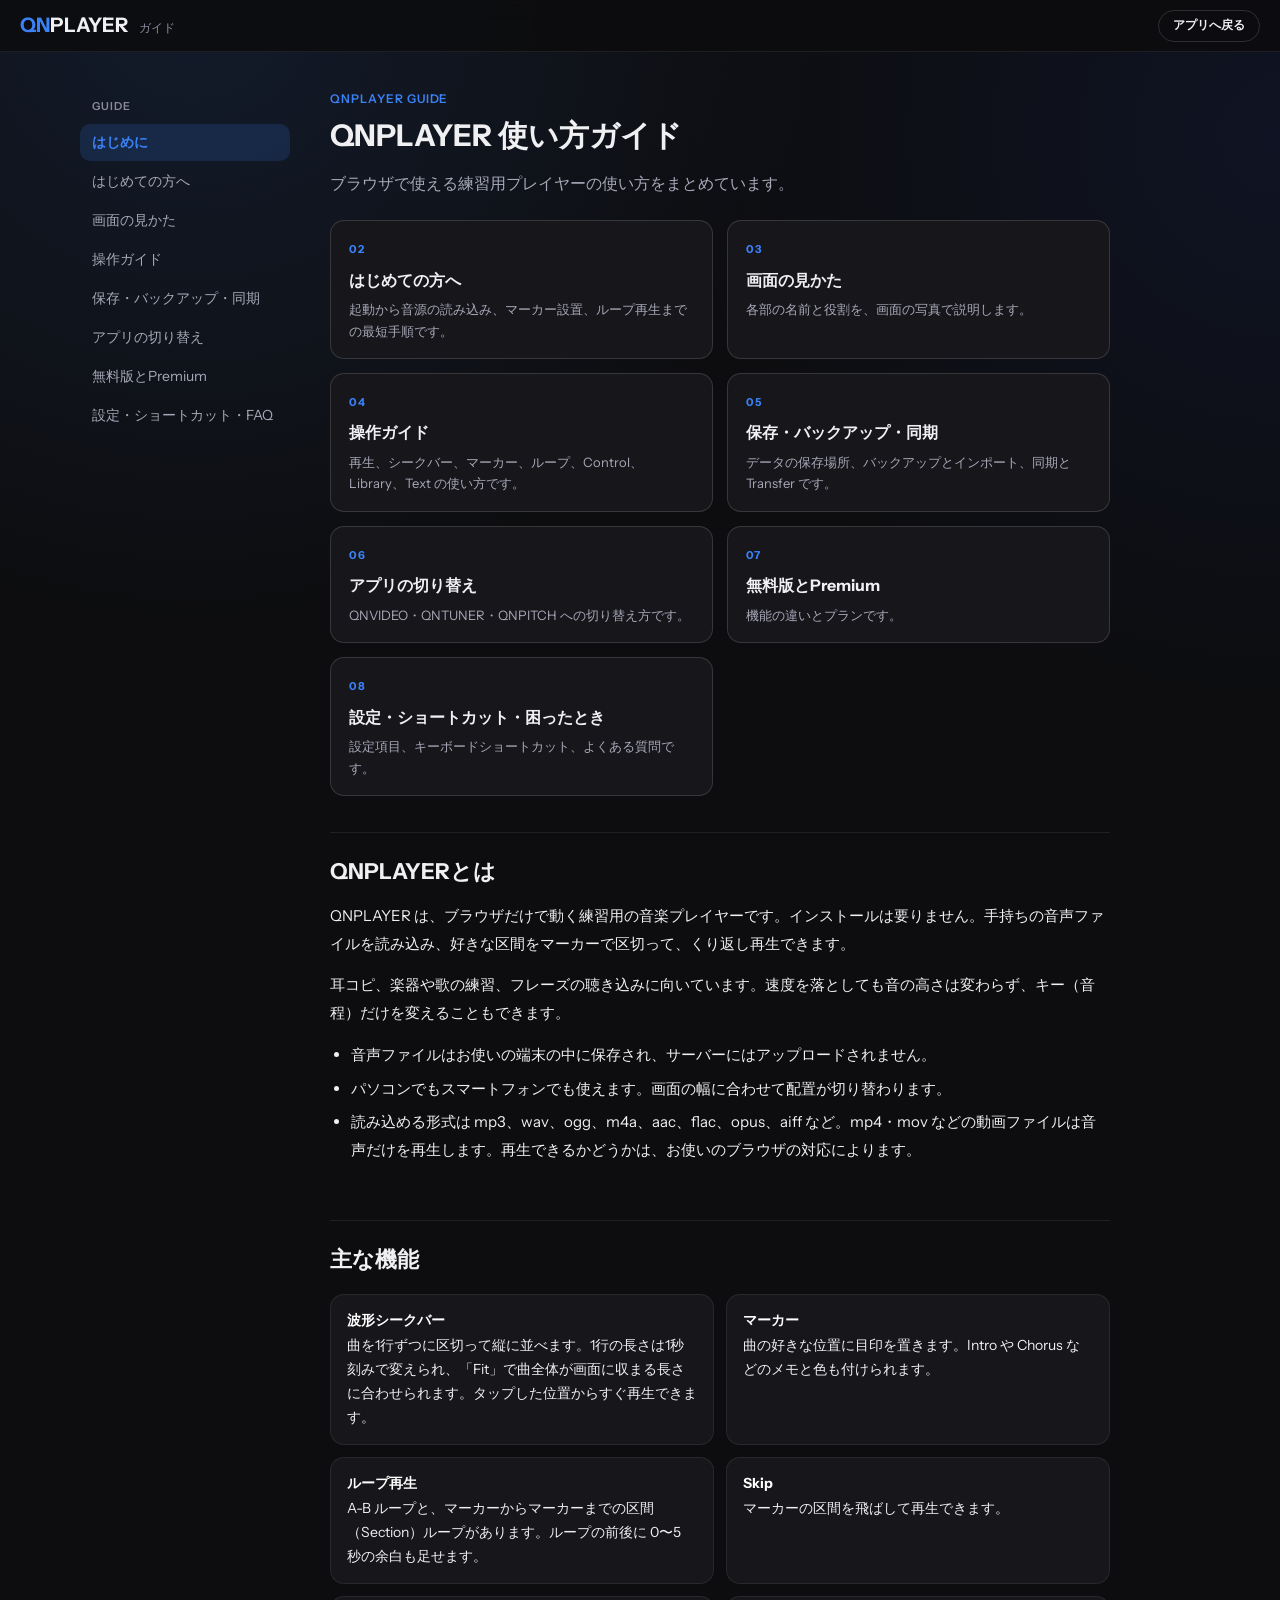
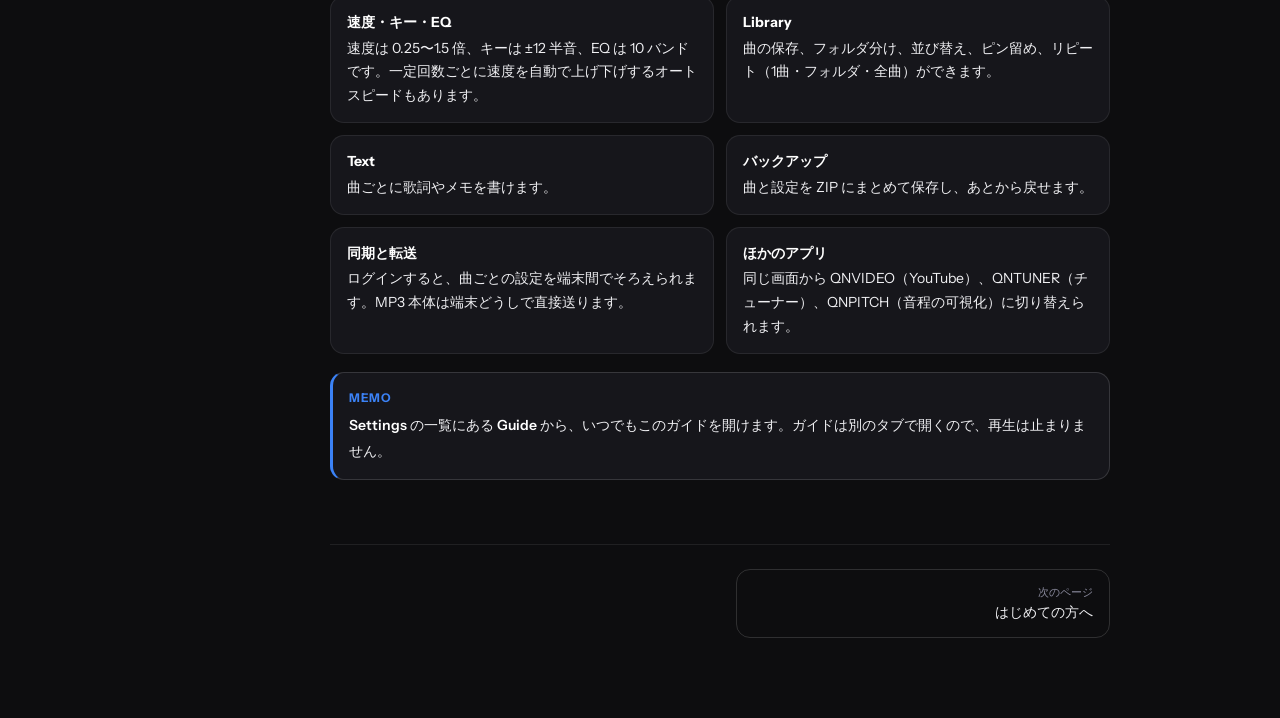
<file: guide/index.html>
<!DOCTYPE html>
<html lang="ja">
<head>
<meta charset="UTF-8">
<meta name="viewport" content="width=device-width, initial-scale=1">
<title>QNPLAYER 使い方ガイド | QNPLAYER ガイド</title>
<link rel="icon" type="image/x-icon" href="../favicon/favicon.ico">
<link rel="stylesheet" href="https://fonts.googleapis.com/css2?family=Instrument+Sans:wght@400;500;600;700&amp;display=swap">
<link rel="stylesheet" href="guide.css">
<script src="guide.js"></script>
</head>
<body>
<header class="g-top">
  <a class="g-logo" href="index.html"><b>QN</b>PLAYER<small>ガイド</small></a>
  <span class="g-top-spacer"></span>
  <a class="g-back" href="../index.html">アプリへ戻る</a>
</header>
<div class="g-shell">
  <nav class="g-nav" aria-label="ガイドの目次">
    <p class="g-nav-title">Guide</p>
    <a href="index.html" class="is-current">はじめに</a><a href="start.html">はじめての方へ</a><a href="screen.html">画面の見かた</a><a href="operations.html">操作ガイド</a><a href="data.html">保存・バックアップ・同期</a><a href="apps.html">アプリの切り替え</a><a href="plan.html">無料版とPremium</a><a href="reference.html">設定・ショートカット・FAQ</a>
  </nav>
  <main class="g-main">
    <p class="g-eyebrow">QNPLAYER GUIDE</p>
    <h1>QNPLAYER 使い方ガイド</h1>
    <p class="g-lead">ブラウザで使える練習用プレイヤーの使い方をまとめています。</p>

<div class="g-cards"><a class="g-card" href="start.html"><em>02</em><b>はじめての方へ</b><span>起動から音源の読み込み、マーカー設置、ループ再生までの最短手順です。</span></a><a class="g-card" href="screen.html"><em>03</em><b>画面の見かた</b><span>各部の名前と役割を、画面の写真で説明します。</span></a><a class="g-card" href="operations.html"><em>04</em><b>操作ガイド</b><span>再生、シークバー、マーカー、ループ、Control、Library、Text の使い方です。</span></a><a class="g-card" href="data.html"><em>05</em><b>保存・バックアップ・同期</b><span>データの保存場所、バックアップとインポート、同期と Transfer です。</span></a><a class="g-card" href="apps.html"><em>06</em><b>アプリの切り替え</b><span>QNVIDEO・QNTUNER・QNPITCH への切り替え方です。</span></a><a class="g-card" href="plan.html"><em>07</em><b>無料版とPremium</b><span>機能の違いとプランです。</span></a><a class="g-card" href="reference.html"><em>08</em><b>設定・ショートカット・困ったとき</b><span>設定項目、キーボードショートカット、よくある質問です。</span></a></div>

<h2 id="about">QNPLAYERとは</h2>
<p>QNPLAYER は、ブラウザだけで動く練習用の音楽プレイヤーです。インストールは要りません。手持ちの音声ファイルを読み込み、好きな区間をマーカーで区切って、くり返し再生できます。</p>
<p>耳コピ、楽器や歌の練習、フレーズの聴き込みに向いています。速度を落としても音の高さは変わらず、キー（音程）だけを変えることもできます。</p>
<ul>
  <li>音声ファイルはお使いの端末の中に保存され、サーバーにはアップロードされません。</li>
  <li>パソコンでもスマートフォンでも使えます。画面の幅に合わせて配置が切り替わります。</li>
  <li>読み込める形式は mp3、wav、ogg、m4a、aac、flac、opus、aiff など。mp4・mov などの動画ファイルは音声だけを再生します。再生できるかどうかは、お使いのブラウザの対応によります。</li>
</ul>

<h2 id="features">主な機能</h2>
<ul class="g-feat">
  <li><b>波形シークバー</b>曲を1行ずつに区切って縦に並べます。1行の長さは1秒刻みで変えられ、「Fit」で曲全体が画面に収まる長さに合わせられます。タップした位置からすぐ再生できます。</li>
  <li><b>マーカー</b>曲の好きな位置に目印を置きます。Intro や Chorus などのメモと色も付けられます。</li>
  <li><b>ループ再生</b>A-B ループと、マーカーからマーカーまでの区間（Section）ループがあります。ループの前後に 0〜5 秒の余白も足せます。</li>
  <li><b>Skip</b>マーカーの区間を飛ばして再生できます。</li>
  <li><b>速度・キー・EQ</b>速度は 0.25〜1.5 倍、キーは ±12 半音、EQ は 10 バンドです。一定回数ごとに速度を自動で上げ下げするオートスピードもあります。</li>
  <li><b>Library</b>曲の保存、フォルダ分け、並び替え、ピン留め、リピート（1曲・フォルダ・全曲）ができます。</li>
  <li><b>Text</b>曲ごとに歌詞やメモを書けます。</li>
  <li><b>バックアップ</b>曲と設定を ZIP にまとめて保存し、あとから戻せます。</li>
  <li><b>同期と転送</b>ログインすると、曲ごとの設定を端末間でそろえられます。MP3 本体は端末どうしで直接送ります。</li>
  <li><b>ほかのアプリ</b>同じ画面から QNVIDEO（YouTube）、QNTUNER（チューナー）、QNPITCH（音程の可視化）に切り替えられます。</li>
</ul>
<div class="g-note"><span class="g-note-title">MEMO</span><strong>Settings</strong> の一覧にある <strong>Guide</strong> から、いつでもこのガイドを開けます。ガイドは別のタブで開くので、再生は止まりません。</div>

    <div class="g-pager"><span></span><a class="next" href="start.html"><small>次のページ</small>はじめての方へ</a></div>
  </main>
</div>
</body>
</html>
</file>
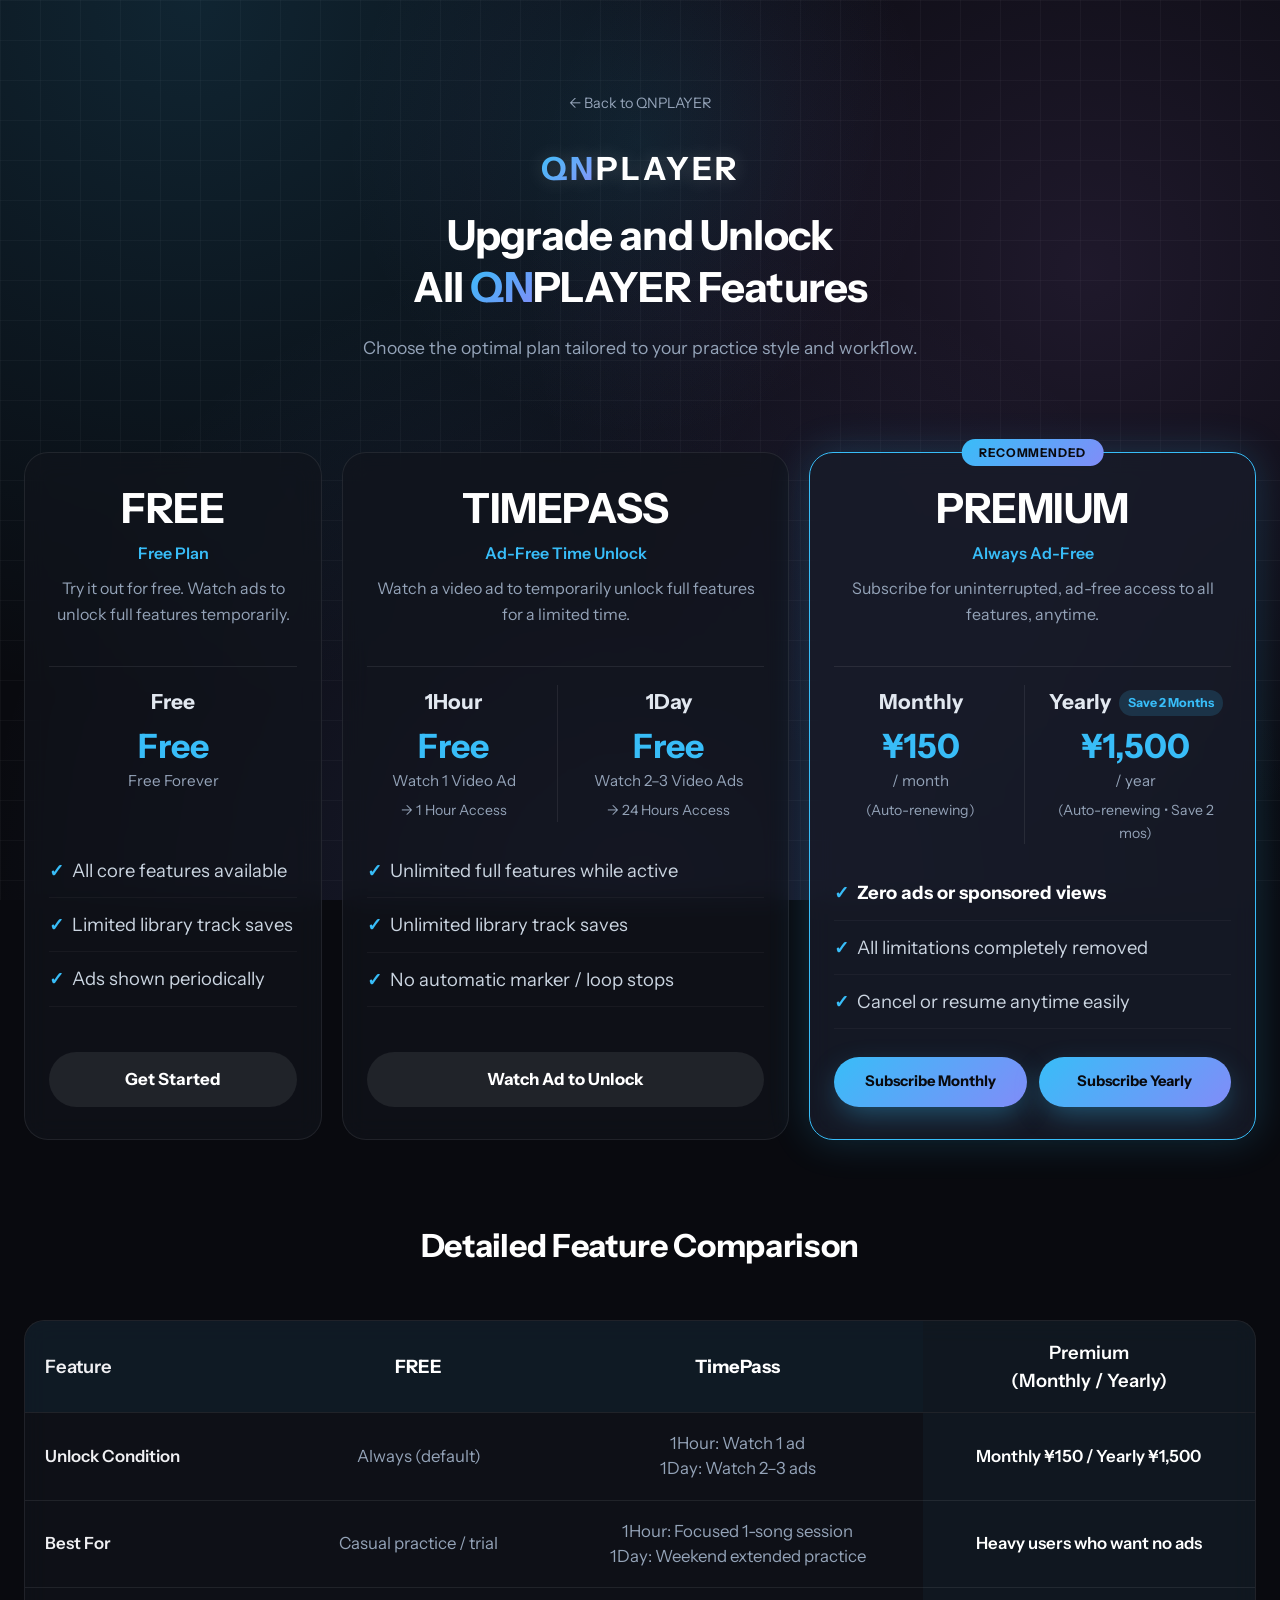
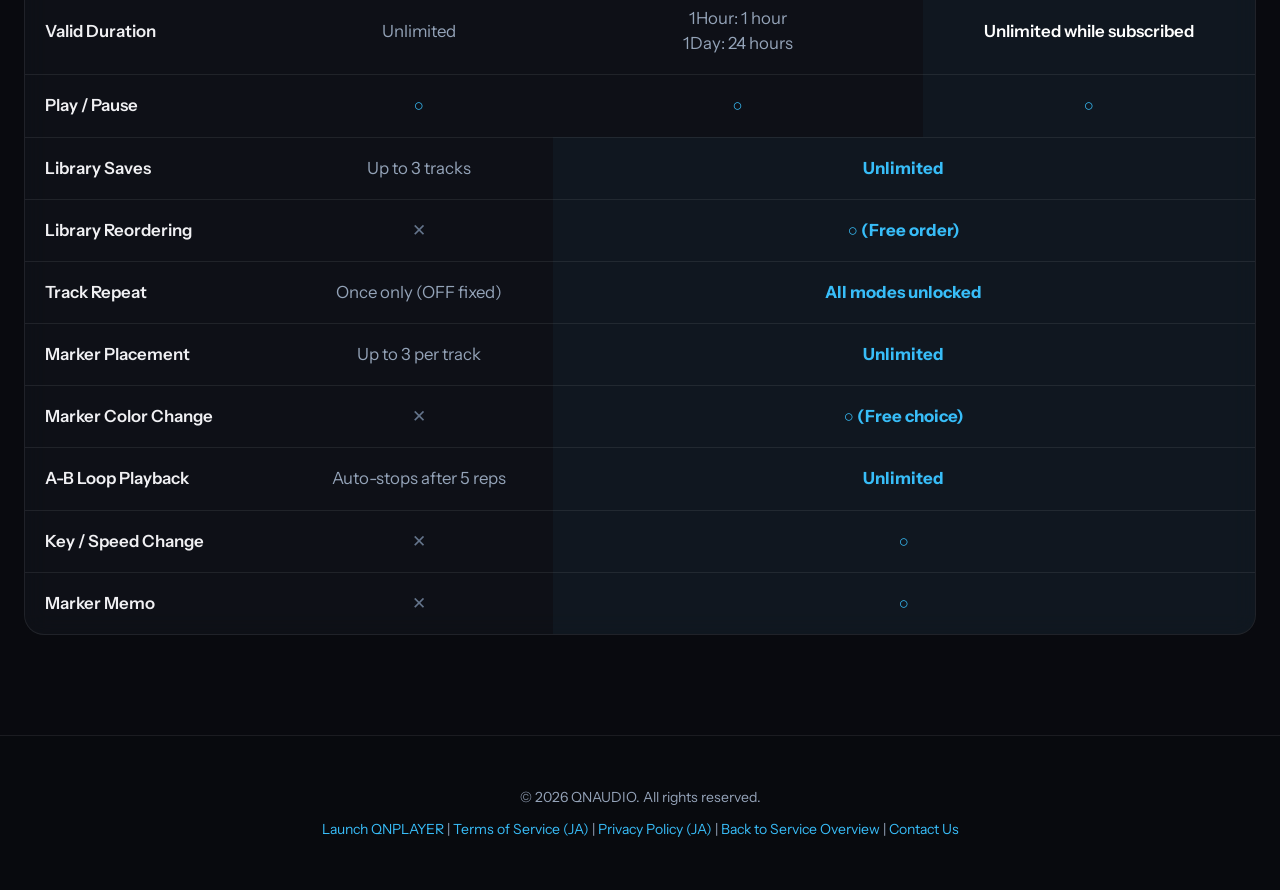
<file: pricing-en.html>
<!DOCTYPE html>
<html lang="en">
<head>
    <meta charset="UTF-8">
    <meta name="viewport" content="width=device-width, initial-scale=1.0">
    <title>QNPLAYER - Pricing & Features</title>
    <meta name="description" content="QNPLAYER pricing and feature comparison. Choose from Free, TimePass, and Premium (Monthly/Yearly) plans tailored to your practice style.">

    <meta property="og:title" content="QNPLAYER - Pricing & Features">
    <meta property="og:description" content="Choose the optimal plan tailored to your practice style and workflow.">
    <meta property="og:type" content="website">
    <meta property="og:url" content="https://player.qnaudio.stream/pricing-en.html">
    <meta property="og:image" content="https://qnaudio.stream/images/ogp.jpg">

    <link rel="preconnect" href="https://fonts.googleapis.com">
    <link rel="preconnect" href="https://fonts.gstatic.com" crossorigin>
    <link href="https://fonts.googleapis.com/css2?family=Instrument+Sans:ital,wght@0,400..700;1,400..700&display=swap" rel="stylesheet">

    <link rel="apple-touch-icon" sizes="180x180" href="/favicon/apple-touch-icon.png">
    <link rel="icon" type="image/png" sizes="32x32" href="/favicon/favicon-32x32.png">
    <link rel="icon" type="image/png" sizes="16x16" href="/favicon/favicon-16x16.png">
    <link rel="shortcut icon" href="/favicon/favicon.ico">
    <link rel="manifest" href="/favicon/site.webmanifest">

  <style>
    /* --------------------------------------------------
       1. デザイン変数 & リセット (qnaudio.stream と共通トークン)
    -------------------------------------------------- */
    :root {
      --accent-primary: #38bdf8;
      --accent-secondary: #818cf8;
      --accent-tertiary: #c084fc;
      --font-body: 'Instrument Sans', -apple-system, BlinkMacSystemFont, "Segoe UI", Roboto, "Helvetica Neue", "Hiragino Kaku Gothic ProN", "メイリオ", sans-serif;
      --bg-main: #090a0f;
      --card-bg: rgba(18, 20, 29, 0.65);
      --card-hover-bg: rgba(24, 27, 40, 0.85);
      --text-main: #f0f0f3;
      --text-muted: #94a3b8;
      --border-color: rgba(255, 255, 255, 0.08);
      --border-glow: rgba(56, 189, 248, 0.4);
    }

    * {
      box-sizing: border-box;
      margin: 0;
      padding: 0;
    }

    body {
      background-color: var(--bg-main);
      background-image:
        radial-gradient(circle at 15% 0%, color-mix(in srgb, var(--accent-primary) 15%, transparent), transparent 50%),
        radial-gradient(circle at 85% 30%, color-mix(in srgb, var(--accent-tertiary) 12%, transparent), transparent 45%),
        radial-gradient(circle at 50% 100%, color-mix(in srgb, var(--accent-secondary) 15%, transparent), transparent 60%),
        linear-gradient(rgba(255, 255, 255, 0.03) 1px, transparent 1px),
        linear-gradient(90deg, rgba(255, 255, 255, 0.03) 1px, transparent 1px);
      background-size: 100% 100%, 100% 100%, 100% 100%, 40px 40px, 40px 40px;
      background-attachment: fixed;
      color: var(--text-main);
      font-family: var(--font-body);
      line-height: 1.6;
      -webkit-font-smoothing: antialiased;
      overflow-x: hidden;
    }

    a {
      color: var(--accent-primary);
      text-decoration: none;
    }

    .container {
      max-width: 1280px;
      margin: 0 auto;
      padding: 0 24px;
    }

    .fade-up {
      opacity: 0;
      transform: translateY(40px);
      transition: opacity 0.8s cubic-bezier(0.16, 1, 0.3, 1),
                  transform 0.8s cubic-bezier(0.16, 1, 0.3, 1);
      will-change: opacity, transform;
    }

    .fade-up.is-visible {
      opacity: 1;
      transform: translateY(0);
    }

    /* --------------------------------------------------
       2. ヒーロー（ページ見出し）
    -------------------------------------------------- */
    .hero {
      padding: 90px 0 40px;
      text-align: center;
      position: relative;
    }

    .hero::before {
      content: '';
      position: absolute;
      top: 50%;
      left: 50%;
      transform: translate(-50%, -60%);
      width: 600px;
      height: 600px;
      background: radial-gradient(circle, rgba(56, 189, 248, 0.08) 0%, rgba(129, 140, 248, 0.03) 40%, transparent 70%);
      border-radius: 50%;
      z-index: -1;
      pointer-events: none;
    }

    .back-link {
      display: inline-flex;
      align-items: center;
      gap: 6px;
      font-size: 0.9rem;
      color: var(--text-muted);
      margin-bottom: 28px;
      transition: color 0.25s ease;
    }
    .back-link:hover { color: var(--accent-primary); }

    .hero-logo {
      font-size: 2rem;
      font-weight: 900;
      letter-spacing: 3px;
      margin-bottom: 1rem;
      color: #ffffff;
      text-shadow: 0 0 20px rgba(255, 255, 255, 0.2);
    }

    .hero-logo span {
      background: linear-gradient(135deg, var(--accent-primary) 0%, var(--accent-secondary) 100%);
      -webkit-background-clip: text;
      -webkit-text-fill-color: transparent;
    }

    /* QNPLAYER の「QN」部分だけグラデにする汎用クラス（見出し等で使用） */
    .qn-accent {
      background: linear-gradient(135deg, var(--accent-primary) 0%, var(--accent-secondary) 100%);
      -webkit-background-clip: text;
      -webkit-text-fill-color: transparent;
    }

    .hero h1, .hero-title {
      font-size: 2.6rem;
      line-height: 1.25;
      margin-bottom: 20px;
      font-weight: 800;
      letter-spacing: -0.02em;
      color: #ffffff;
    }

    .hero p, .hero-description {
      font-size: 1.1rem;
      color: var(--text-muted);
      max-width: 700px;
      margin: 0 auto;
    }

    /* --------------------------------------------------
       4. 料金カード
    -------------------------------------------------- */
    .pricing {
      padding: 30px 0 60px;
      position: relative;
    }

    .pricing-grid {
      display: grid;
      grid-template-columns: 2fr 3fr 3fr;
      gap: 20px;
      margin-top: 20px;
      align-items: stretch;
    }

    .pricing-card {
      background: var(--card-bg);
      border: 1px solid var(--border-color);
      border-radius: 24px;
      padding: 32px 24px;
      display: flex;
      flex-direction: column;
      position: relative;
      backdrop-filter: blur(12px);
      transition: transform 0.4s cubic-bezier(0.16, 1, 0.3, 1),
                  border-color 0.3s ease,
                  box-shadow 0.3s ease;
    }

    .pricing-card:hover {
      transform: translateY(-6px);
      border-color: rgba(56, 189, 248, 0.4);
    }

    .pricing-card.featured {
      border-color: var(--accent-primary);
      box-shadow: 0 0 40px rgba(56, 189, 248, 0.2);
      background: rgba(24, 28, 42, 0.8);
    }

    .pricing-badge {
      position: absolute;
      top: -14px;
      left: 50%;
      transform: translateX(-50%);
      background: linear-gradient(135deg, var(--accent-primary) 0%, var(--accent-secondary) 100%);
      color: #090a0f;
      font-size: 0.75rem;
      font-weight: 800;
      padding: 4px 18px;
      border-radius: 9999px;
      text-transform: uppercase;
      letter-spacing: 0.05em;
      white-space: nowrap;
    }

    .pricing-card h3 {
      font-size: 2.6rem;
      margin-bottom: 8px;
      text-align: center;
      color: #ffffff;
      font-weight: 800;
      letter-spacing: -0.01em;
      line-height: 1.15;
      text-transform: uppercase;
    }

    .pricing-subheading {
      font-size: 1rem;
      color: var(--accent-primary);
      text-align: center;
      margin-bottom: 10px;
      font-weight: 600;
    }

    .pricing-caption {
      font-size: 1rem;
      color: var(--text-muted);
      text-align: center;
      margin-bottom: 20px;
      min-height: 2.6em;
    }

    .pricing-price-container {
      text-align: center;
      margin-bottom: 22px;
      min-height: 92px;
    }

    .pricing-price {
      font-size: 2.1rem;
      font-weight: 800;
      color: var(--accent-primary);
      line-height: 1.1;
    }

    .pricing-price.small {
      font-size: 1.5rem;
    }

    .pricing-period {
      font-size: 0.95rem;
      color: var(--text-muted);
      margin-top: 4px;
    }

    .pricing-note {
      font-size: 0.88rem;
      color: var(--text-muted);
      margin-top: 6px;
    }

    /* TimePass/Premiumカード内、2つの選択肢を横並びで両方表示するための
       レイアウト（以前はトグルボタンで1つずつ切り替えていたが、
       両方を常に見せてほしいというご要望により変更）。
       カードの左右paddingと同じだけ内側に食い込む形にして、
       選択肢どうしを区切り線で分ける。 */
    .pricing-timepass-row,
    .pricing-premium-row {
      display: grid;
      grid-template-columns: 1fr 1fr;
      gap: 16px;
      margin: 18px 0 22px;
      padding-top: 18px;
      border-top: 1px solid rgba(255, 255, 255, 0.08);
      /* TimePass(1Hour/1Day)とPremium(Monthly/Yearly)で、中身の行数や
         save-badgeの有無によりわずかに高さが違っていたため
         （実測156px/152px）、大きい方に揃えて完全に一致させる。
         FREEカード側(.pricing-price-container-bordered)のmin-heightも
         この値に合わせてある。 */
      min-height: 156px;
      box-sizing: border-box;
    }

    /* FREEカードには2択の行(.pricing-timepass-row等)が無く、価格の上の
       区切り線も無いままになっていた（TimePass/Premiumだけ線がある
       状態で、カード同士の見た目が揃っていなかった）。
       .pricing-timepass-row/.pricing-premium-rowと全く同じ
       margin/padding-top/border-topの値を使い、線の高さ・太さ・位置を
       完全に一致させる。
       さらに、2択の行はラベル/価格/期間の3〜4段構成で縦に長いため、
       FREEカード側（ラベル/価格/期間のみ）と実際の高さが揃わず、
       その下のfeatures一覧の開始位置がFREEだけ上にズレていた。
       実測した2択の行の高さ(156px)にmin-heightを合わせて解消する。 */
    .pricing-price-container-bordered {
      margin-top: 18px;
      padding-top: 18px;
      border-top: 1px solid rgba(255, 255, 255, 0.08);
      min-height: 156px;
      box-sizing: border-box;
    }

    .pricing-timepass-option,
    .pricing-premium-option {
      display: flex;
      flex-direction: column;
      align-items: center;
      text-align: center;
    }

    .pricing-timepass-option:first-child,
    .pricing-premium-option:first-child {
      border-right: 1px solid rgba(255, 255, 255, 0.08);
      padding-right: 16px;
    }

    .pricing-timepass-label,
    .pricing-premium-label {
      font-size: 1.3rem;
      font-weight: 800;
      color: #e2e8f0;
      margin-bottom: 10px;
    }

    .pricing-premium-label .save-badge {
      display: inline-block;
      margin-left: 4px;
      padding: 3px 9px;
      border-radius: 999px;
      background: rgba(56, 189, 248, 0.16);
      color: var(--accent-primary);
      font-size: 0.6em;
      font-weight: 700;
      vertical-align: middle;
    }

    /* Premiumカードの一番下、月額/年額それぞれのCTAボタンを横並びで
       置く行。以前はカード内の2択（.pricing-premium-option）の中に
       ボタンが入っていたが、そのままだとPremiumカードだけ
       flex-growの効果を受けられず、他カード（FREE/TimePass）と
       ボタンの縦位置が揃わなかったため、ボタンをfeatures一覧の外
       （カードの直接の子）に出して揃えている。 */
    .pricing-premium-cta-row {
      display: grid;
      grid-template-columns: 1fr 1fr;
      gap: 12px;
    }

    .pricing-premium-cta-row .btn-cta {
      font-size: 0.92rem;
      padding: 13px 12px;
    }

    .pricing-unlock {
      font-size: 0.78rem;
      color: var(--text-muted);
      text-align: center;
      margin-bottom: 4px;
    }

    .pricing-features {
      list-style: none;
      margin-bottom: 28px;
      flex-grow: 1;
    }

    .pricing-features li {
      padding: 12px 0;
      border-bottom: 1px solid rgba(255, 255, 255, 0.04);
      font-size: 1.15rem;
      color: #cbd5e1;
      display: flex;
      align-items: flex-start;
    }

    .pricing-features li::before {
      content: "✓";
      color: var(--accent-primary);
      font-weight: bold;
      margin-right: 8px;
      flex-shrink: 0;
    }

    .pricing-features li.disabled {
      color: #64748b;
    }

    .pricing-features li.disabled::before {
      content: "×";
      color: #64748b;
    }

    .pricing-features li strong {
      color: #ffffff;
      font-weight: 700;
    }

    /* CTAボタン (index.htmlの .btn-cta 準拠) */
    .btn-cta {
      display: inline-flex;
      align-items: center;
      justify-content: center;
      background: linear-gradient(135deg, var(--accent-primary) 0%, var(--accent-secondary) 100%);
      color: #090a0f;
      font-size: 1.05rem;
      font-weight: 700;
      padding: 14px 20px;
      border-radius: 9999px;
      white-space: nowrap;
      transition: all 0.3s ease;
      box-shadow: 0 10px 30px -5px rgba(56, 189, 248, 0.4);
      position: relative;
      overflow: hidden;
      width: 100%;
      border: none;
      cursor: pointer;
      font-family: var(--font-body);
    }

    .btn-cta:hover {
      transform: translateY(-2px);
      box-shadow: 0 15px 35px -5px rgba(56, 189, 248, 0.6);
      color: #000000;
    }

    .btn-cta.ghost {
      background: rgba(255, 255, 255, 0.08);
      color: #fff;
      box-shadow: none;
    }
    .btn-cta.ghost:hover {
      background: rgba(255, 255, 255, 0.14);
      color: #fff;
      transform: translateY(-2px);
      box-shadow: none;
    }

    /* --------------------------------------------------
       5. 詳細機能比較テーブル
    -------------------------------------------------- */
    .compare-section {
      padding: 20px 0 100px;
      position: relative;
    }

    .section-title {
      text-align: center;
      font-size: 2rem;
      margin-bottom: 3rem;
      font-weight: 800;
      color: #ffffff;
      letter-spacing: -0.01em;
    }

    .compare-table-wrap {
      background: var(--card-bg);
      border: 1px solid var(--border-color);
      border-radius: 20px;
      backdrop-filter: blur(12px);
      overflow: hidden;
      overflow-x: auto;
    }

    table.compare-table {
      width: 100%;
      border-collapse: collapse;
      min-width: 720px;
    }

    .compare-table th, .compare-table td {
      padding: 18px 20px;
      text-align: center;
      font-size: 1.05rem;
      border-bottom: 1px solid var(--border-color);
      white-space: normal;
      line-height: 1.5;
    }

    .compare-table thead th {
      color: #ffffff;
      font-weight: 700;
      font-size: 1.15rem;
      background: rgba(56, 189, 248, 0.06);
      position: sticky;
      top: 0;
    }

    .compare-table th:first-child, .compare-table td:first-child {
      text-align: left;
      color: var(--text-main);
      font-weight: 600;
      white-space: normal;
      min-width: 160px;
    }

    .compare-table td {
      color: var(--text-muted);
    }

    .compare-table tbody tr:last-child td {
      border-bottom: none;
    }

    .compare-table .no { color: #64748b; }

    .compare-table .col-premium {
      color: #ffffff;
      background: rgba(56, 189, 248, 0.04);
      font-weight: 600;
    }

    .compare-table .yes,
    .compare-table .col-premium.yes {
      color: var(--accent-primary);
      font-weight: 700;
    }

    /* --------------------------------------------------
       6. フッター
    -------------------------------------------------- */
    footer {
      padding: 50px 0;
      text-align: center;
      color: var(--text-muted);
      border-top: 1px solid var(--border-color);
      font-size: 0.875rem;
      background: rgba(9, 10, 15, 0.9);
    }

    /* --------------------------------------------------
       7. レスポンシブ
    -------------------------------------------------- */
    @media (max-width: 1024px) {
      .pricing-timepass-row,
      .pricing-premium-row {
        gap: 12px;
      }
    }

    @media (max-width: 768px) {
      .hero h1, .hero-title { font-size: 1.9rem; }
      .hero p, .hero-description { font-size: 1rem; }
      .section-title { font-size: 1.6rem; }
    }

    @media (max-width: 560px) {
      .pricing-grid {
        grid-template-columns: 1fr;
      }

      .pricing-card h3 {
        font-size: 2.1rem;
      }

      /* カード内の2択（TimePass/Premium）も、カード自体が1列積みに
         なる幅では横並びだと窮屈になるため、縦積みに切り替える。 */
      .pricing-timepass-row,
      .pricing-premium-row {
        grid-template-columns: 1fr;
      }

      .pricing-timepass-option:first-child,
      .pricing-premium-option:first-child {
        border-right: none;
        padding-right: 0;
        padding-bottom: 16px;
        margin-bottom: 16px;
        border-bottom: 1px solid rgba(255, 255, 255, 0.08);
      }

      /* Premiumカード下部のCTAボタン2つも、SP幅では横並びだと
         窮屈になるため縦積みに切り替える。 */
      .pricing-premium-cta-row {
        grid-template-columns: 1fr;
      }
    }
  </style>
</head>
<body>

  <section class="hero">
    <div class="container">
      <a href="https://player.qnaudio.stream/" class="back-link fade-up">&larr; Back to QNPLAYER</a>
      <div class="hero-logo fade-up"><span>QN</span>PLAYER</div>
      <h1 class="hero-title fade-up">Upgrade and Unlock<br class="pc-only">All <span class="qn-accent">QN</span>PLAYER Features</h1>
      <p class="hero-description fade-up">
        Choose the optimal plan tailored to your practice style and workflow.
      </p>
    </div>
  </section>

  <section class="pricing">
    <div class="container">
      <div class="pricing-grid">

        <div class="pricing-card fade-up">
          <h3>FREE</h3>
          <div class="pricing-subheading">Free Plan</div>
          <div class="pricing-caption">Try it out for free. Watch ads to unlock full features temporarily.</div>
          <div class="pricing-price-container pricing-price-container-bordered">
            <div class="pricing-timepass-label">Free</div>
            <div class="pricing-price">Free</div>
            <div class="pricing-period">Free Forever</div>
          </div>
          <ul class="pricing-features">
            <li>All core features available</li>
            <li>Limited library track saves</li>
            <li>Ads shown periodically</li>
          </ul>
          <a href="https://player.qnaudio.stream/" class="btn-cta ghost">Get Started</a>
        </div>

        <div class="pricing-card fade-up">
          <h3>TimePass</h3>
          <div class="pricing-subheading">Ad-Free Time Unlock</div>
          <div class="pricing-caption">Watch a video ad to temporarily unlock full features for a limited time.</div>

          <div class="pricing-timepass-row">
            <div class="pricing-timepass-option">
              <div class="pricing-timepass-label">1Hour</div>
              <div class="pricing-price">Free</div>
              <div class="pricing-period">Watch 1 Video Ad</div>
              <div class="pricing-note">&rarr; 1 Hour Access</div>
            </div>
            <div class="pricing-timepass-option">
              <div class="pricing-timepass-label">1Day</div>
              <div class="pricing-price">Free</div>
              <div class="pricing-period">Watch 2&ndash;3 Video Ads</div>
              <div class="pricing-note">&rarr; 24 Hours Access</div>
            </div>
          </div>

          <ul class="pricing-features">
            <li>Unlimited full features while active</li>
            <li>Unlimited library track saves</li>
            <li>No automatic marker / loop stops</li>
          </ul>
          <a href="https://player.qnaudio.stream/" class="btn-cta ghost">Watch Ad to Unlock</a>
        </div>

        <div class="pricing-card featured fade-up">
          <div class="pricing-badge">Recommended</div>
          <h3>Premium</h3>
          <div class="pricing-subheading">Always Ad-Free</div>
          <div class="pricing-caption">Subscribe for uninterrupted, ad-free access to all features, anytime.</div>

          <div class="pricing-premium-row">
            <div class="pricing-premium-option">
              <div class="pricing-premium-label">Monthly</div>
              <div class="pricing-price">¥150</div>
              <div class="pricing-period">/ month</div>
              <div class="pricing-note">(Auto-renewing)</div>
            </div>
            <div class="pricing-premium-option">
              <div class="pricing-premium-label">Yearly <span class="save-badge">Save 2 Months</span></div>
              <div class="pricing-price">¥1,500</div>
              <div class="pricing-period">/ year</div>
              <div class="pricing-note">(Auto-renewing &bull; Save 2 mos)</div>
            </div>
          </div>

          <ul class="pricing-features">
            <li><strong>Zero ads or sponsored views</strong></li>
            <li>All limitations completely removed</li>
            <li>Cancel or resume anytime easily</li>
          </ul>

          <div class="pricing-premium-cta-row">
            <a href="https://player.qnaudio.stream/" class="btn-cta">Subscribe Monthly</a>
            <a href="https://player.qnaudio.stream/" class="btn-cta">Subscribe Yearly</a>
          </div>
        </div>

      </div>
    </div>
  </section>

  <section class="compare-section">
    <div class="container">
      <h2 class="section-title fade-up">Detailed Feature Comparison</h2>
      <div class="compare-table-wrap fade-up">
        <table class="compare-table">
          <thead>
            <tr>
              <th>Feature</th>
              <th>FREE</th>
              <th>TimePass</th>
              <th class="col-premium">Premium<br>(Monthly / Yearly)</th>
            </tr>
          </thead>
          <tbody>
            <tr>
              <td>Unlock Condition</td>
              <td>Always (default)</td>
              <td>1Hour: Watch 1 ad<br>1Day: Watch 2&ndash;3 ads</td>
              <td class="col-premium">Monthly ¥150 / Yearly ¥1,500</td>
            </tr>
            <tr>
              <td>Best For</td>
              <td>Casual practice / trial</td>
              <td>1Hour: Focused 1-song session<br>1Day: Weekend extended practice</td>
              <td class="col-premium">Heavy users who want no ads</td>
            </tr>
            <tr>
              <td>Valid Duration</td>
              <td>Unlimited</td>
              <td>1Hour: 1 hour<br>1Day: 24 hours</td>
              <td class="col-premium">Unlimited while subscribed</td>
            </tr>
            <tr>
              <td>Play / Pause</td>
              <td class="yes">&#9675;</td>
              <td class="yes">&#9675;</td>
              <td class="col-premium yes">&#9675;</td>
            </tr>
            <tr>
              <td>Library Saves</td>
              <td>Up to 3 tracks</td>
              <td colspan="2" class="col-premium yes">Unlimited</td>
            </tr>
            <tr>
              <td>Library Reordering</td>
              <td class="no">&#10005;</td>
              <td colspan="2" class="col-premium yes">&#9675; (Free order)</td>
            </tr>
            <tr>
              <td>Track Repeat</td>
              <td>Once only (OFF fixed)</td>
              <td colspan="2" class="col-premium yes">All modes unlocked</td>
            </tr>
            <tr>
              <td>Marker Placement</td>
              <td>Up to 3 per track</td>
              <td colspan="2" class="col-premium yes">Unlimited</td>
            </tr>
            <tr>
              <td>Marker Color Change</td>
              <td class="no">&#10005;</td>
              <td colspan="2" class="col-premium yes">&#9675; (Free choice)</td>
            </tr>
            <tr>
              <td>A-B Loop Playback</td>
              <td>Auto-stops after 5 reps</td>
              <td colspan="2" class="col-premium yes">Unlimited</td>
            </tr>
            <tr>
              <td>Key / Speed Change</td>
              <td class="no">&#10005;</td>
              <td colspan="2" class="col-premium yes">&#9675;</td>
            </tr>
            <tr>
              <td>Marker Memo</td>
              <td class="no">&#10005;</td>
              <td colspan="2" class="col-premium yes">&#9675;</td>
            </tr>
          </tbody>
        </table>
      </div>
    </div>
  </section>

  <footer class="fade-up">
    <div class="container">
      <p>&copy; 2026 QNAUDIO. All rights reserved.</p>
      <p style="margin-top: 10px;">
        <a href="https://player.qnaudio.stream/">Launch QNPLAYER</a> |
        <a href="terms.html">Terms of Service (JA)</a> |
        <a href="privacy.html">Privacy Policy (JA)</a> |
        <a href="https://qnaudio.stream/">Back to Service Overview</a> |
        <a href="mailto:contact@qnaudio.stream">Contact Us</a>
      </p>
    </div>
  </footer>

  <script>
    document.addEventListener('DOMContentLoaded', () => {
      // スクロール連動ふわっと表示
      const observerOptions = { root: null, rootMargin: '0px 0px -40px 0px', threshold: 0.1 };
      const observer = new IntersectionObserver((entries, obs) => {
        entries.forEach(entry => {
          if (entry.isIntersecting) {
            entry.target.classList.add('is-visible');
            obs.unobserve(entry.target);
          }
        });
      }, observerOptions);
      document.querySelectorAll('.fade-up').forEach(el => observer.observe(el));
    });
  </script>
</body>
</html>
</file>
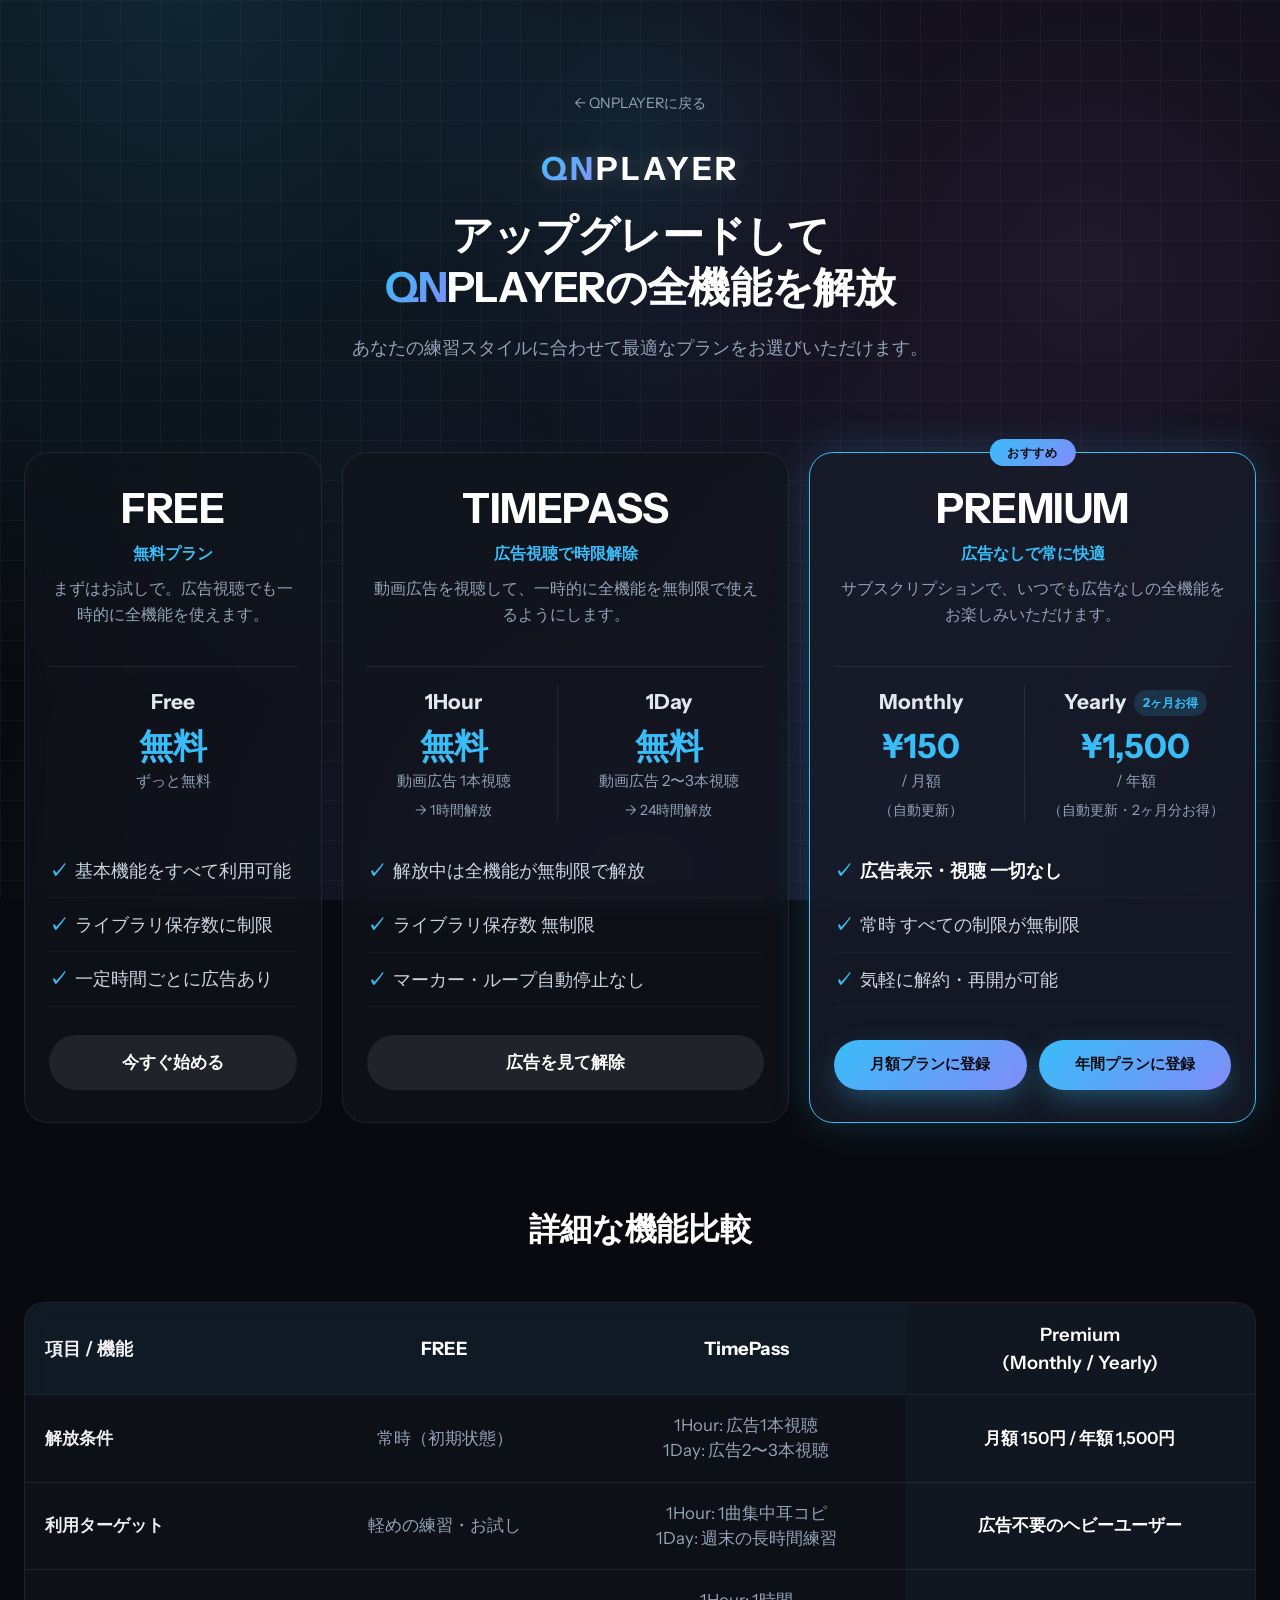
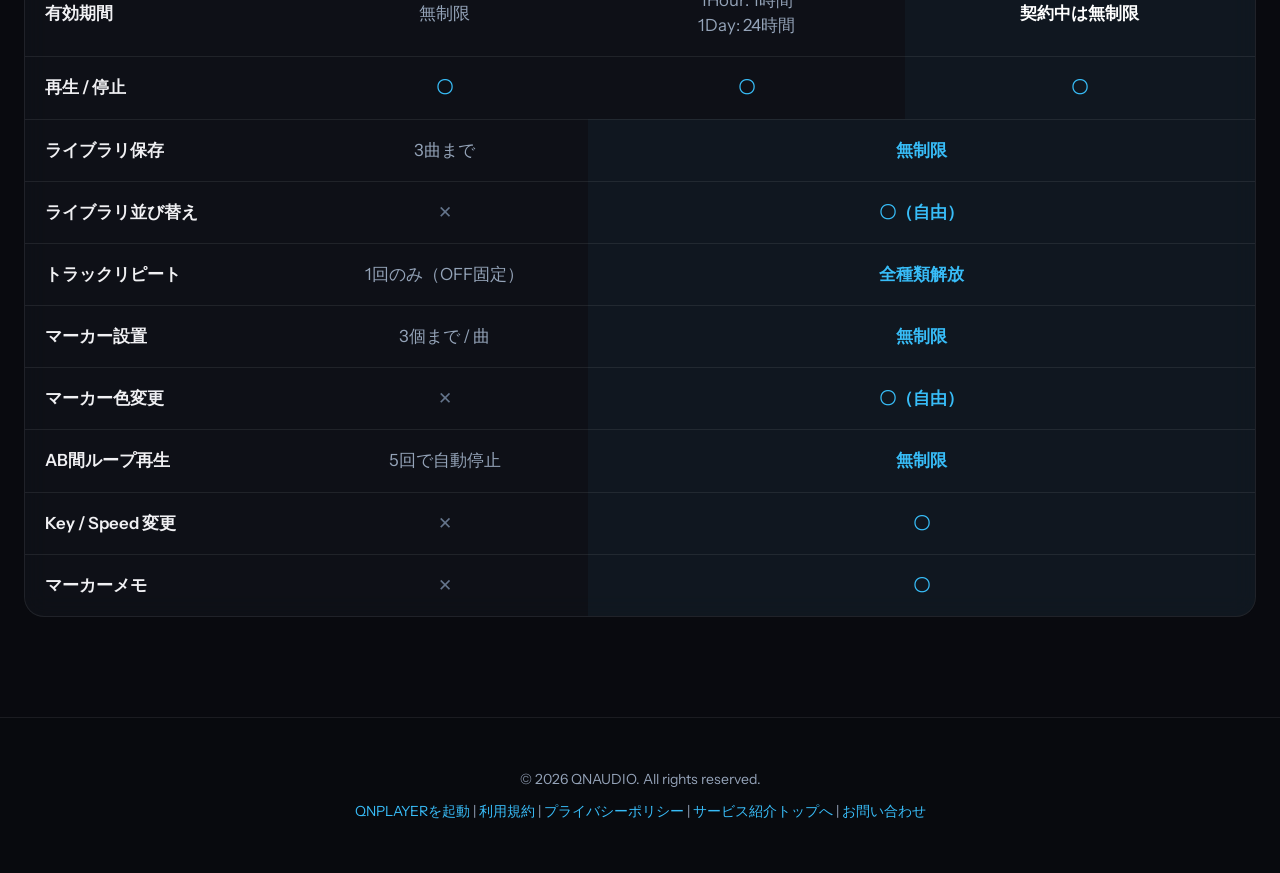
<file: pricing.html>
<!DOCTYPE html>
<html lang="ja">
<head>
    <meta charset="UTF-8">
    <meta name="viewport" content="width=device-width, initial-scale=1.0">
    <title>QNPLAYER - 料金プラン・機能比較</title>
    <meta name="description" content="QNPLAYERの料金プランと機能比較。無料プランからTimePass、Premium（マンスリー／年間）まで、あなたの練習スタイルに合わせて選べます。">

    <meta property="og:title" content="QNPLAYER - 料金プラン・機能比較">
    <meta property="og:description" content="あなたの練習スタイルに合わせて最適なプランをお選びいただけます。">
    <meta property="og:type" content="website">
    <meta property="og:url" content="https://player.qnaudio.stream/pricing.html">
    <meta property="og:image" content="https://qnaudio.stream/images/ogp.jpg">

    <link rel="preconnect" href="https://fonts.googleapis.com">
    <link rel="preconnect" href="https://fonts.gstatic.com" crossorigin>
    <link href="https://fonts.googleapis.com/css2?family=Instrument+Sans:ital,wght@0,400..700;1,400..700&display=swap" rel="stylesheet">

    <link rel="apple-touch-icon" sizes="180x180" href="/favicon/apple-touch-icon.png">
    <link rel="icon" type="image/png" sizes="32x32" href="/favicon/favicon-32x32.png">
    <link rel="icon" type="image/png" sizes="16x16" href="/favicon/favicon-16x16.png">
    <link rel="shortcut icon" href="/favicon/favicon.ico">
    <link rel="manifest" href="/favicon/site.webmanifest">

  <style>
    /* --------------------------------------------------
       1. デザイン変数 & リセット (qnaudio.stream と共通トークン)
    -------------------------------------------------- */
    :root {
      --accent-primary: #38bdf8;
      --accent-secondary: #818cf8;
      --accent-tertiary: #c084fc;
      --font-body: 'Instrument Sans', -apple-system, BlinkMacSystemFont, "Segoe UI", Roboto, "Helvetica Neue", "Hiragino Kaku Gothic ProN", "メイリオ", sans-serif;
      --bg-main: #090a0f;
      --card-bg: rgba(18, 20, 29, 0.65);
      --card-hover-bg: rgba(24, 27, 40, 0.85);
      --text-main: #f0f0f3;
      --text-muted: #94a3b8;
      --border-color: rgba(255, 255, 255, 0.08);
      --border-glow: rgba(56, 189, 248, 0.4);
    }

    * {
      box-sizing: border-box;
      margin: 0;
      padding: 0;
    }

    body {
      background-color: var(--bg-main);
      background-image:
        radial-gradient(circle at 15% 0%, color-mix(in srgb, var(--accent-primary) 15%, transparent), transparent 50%),
        radial-gradient(circle at 85% 30%, color-mix(in srgb, var(--accent-tertiary) 12%, transparent), transparent 45%),
        radial-gradient(circle at 50% 100%, color-mix(in srgb, var(--accent-secondary) 15%, transparent), transparent 60%),
        linear-gradient(rgba(255, 255, 255, 0.03) 1px, transparent 1px),
        linear-gradient(90deg, rgba(255, 255, 255, 0.03) 1px, transparent 1px);
      background-size: 100% 100%, 100% 100%, 100% 100%, 40px 40px, 40px 40px;
      background-attachment: fixed;
      color: var(--text-main);
      font-family: var(--font-body);
      line-height: 1.6;
      -webkit-font-smoothing: antialiased;
      overflow-x: hidden;
    }

    a {
      color: var(--accent-primary);
      text-decoration: none;
    }

    .container {
      max-width: 1280px;
      margin: 0 auto;
      padding: 0 24px;
    }

    .fade-up {
      opacity: 0;
      transform: translateY(40px);
      transition: opacity 0.8s cubic-bezier(0.16, 1, 0.3, 1),
                  transform 0.8s cubic-bezier(0.16, 1, 0.3, 1);
      will-change: opacity, transform;
    }

    .fade-up.is-visible {
      opacity: 1;
      transform: translateY(0);
    }

    /* --------------------------------------------------
       2. ヒーロー（ページ見出し）
    -------------------------------------------------- */
    .hero {
      padding: 90px 0 40px;
      text-align: center;
      position: relative;
    }

    .hero::before {
      content: '';
      position: absolute;
      top: 50%;
      left: 50%;
      transform: translate(-50%, -60%);
      width: 600px;
      height: 600px;
      background: radial-gradient(circle, rgba(56, 189, 248, 0.08) 0%, rgba(129, 140, 248, 0.03) 40%, transparent 70%);
      border-radius: 50%;
      z-index: -1;
      pointer-events: none;
    }

    .back-link {
      display: inline-flex;
      align-items: center;
      gap: 6px;
      font-size: 0.9rem;
      color: var(--text-muted);
      margin-bottom: 28px;
      transition: color 0.25s ease;
    }
    .back-link:hover { color: var(--accent-primary); }

    .hero-logo {
      font-size: 2rem;
      font-weight: 900;
      letter-spacing: 3px;
      margin-bottom: 1rem;
      color: #ffffff;
      text-shadow: 0 0 20px rgba(255, 255, 255, 0.2);
    }

    .hero-logo span {
      background: linear-gradient(135deg, var(--accent-primary) 0%, var(--accent-secondary) 100%);
      -webkit-background-clip: text;
      -webkit-text-fill-color: transparent;
    }

    /* QNPLAYER の「QN」部分だけグラデにする汎用クラス（見出し等で使用） */
    .qn-accent {
      background: linear-gradient(135deg, var(--accent-primary) 0%, var(--accent-secondary) 100%);
      -webkit-background-clip: text;
      -webkit-text-fill-color: transparent;
    }

    .hero h1, .hero-title {
      font-size: 2.6rem;
      line-height: 1.25;
      margin-bottom: 20px;
      font-weight: 800;
      letter-spacing: -0.02em;
      color: #ffffff;
    }

    .hero p, .hero-description {
      font-size: 1.1rem;
      color: var(--text-muted);
      max-width: 700px;
      margin: 0 auto;
    }

    /* --------------------------------------------------
       4. 料金カード
    -------------------------------------------------- */
    .pricing {
      padding: 30px 0 60px;
      position: relative;
    }

    .pricing-grid {
      display: grid;
      grid-template-columns: 2fr 3fr 3fr;
      gap: 20px;
      margin-top: 20px;
      align-items: stretch;
    }

    .pricing-card {
      background: var(--card-bg);
      border: 1px solid var(--border-color);
      border-radius: 24px;
      padding: 32px 24px;
      display: flex;
      flex-direction: column;
      position: relative;
      backdrop-filter: blur(12px);
      transition: transform 0.4s cubic-bezier(0.16, 1, 0.3, 1),
                  border-color 0.3s ease,
                  box-shadow 0.3s ease;
    }

    .pricing-card:hover {
      transform: translateY(-6px);
      border-color: rgba(56, 189, 248, 0.4);
    }

    .pricing-card.featured {
      border-color: var(--accent-primary);
      box-shadow: 0 0 40px rgba(56, 189, 248, 0.2);
      background: rgba(24, 28, 42, 0.8);
    }

    .pricing-badge {
      position: absolute;
      top: -14px;
      left: 50%;
      transform: translateX(-50%);
      background: linear-gradient(135deg, var(--accent-primary) 0%, var(--accent-secondary) 100%);
      color: #090a0f;
      font-size: 0.75rem;
      font-weight: 800;
      padding: 4px 18px;
      border-radius: 9999px;
      text-transform: uppercase;
      letter-spacing: 0.05em;
      white-space: nowrap;
    }

    .pricing-card h3 {
      font-size: 2.6rem;
      margin-bottom: 8px;
      text-align: center;
      color: #ffffff;
      font-weight: 800;
      letter-spacing: -0.01em;
      line-height: 1.15;
      text-transform: uppercase;
    }

    .pricing-subheading {
      font-size: 1rem;
      color: var(--accent-primary);
      text-align: center;
      margin-bottom: 10px;
      font-weight: 600;
    }

    .pricing-caption {
      font-size: 1rem;
      color: var(--text-muted);
      text-align: center;
      margin-bottom: 20px;
      min-height: 2.6em;
    }

    .pricing-price-container {
      text-align: center;
      margin-bottom: 22px;
      min-height: 92px;
    }

    .pricing-price {
      font-size: 2.1rem;
      font-weight: 800;
      color: var(--accent-primary);
      line-height: 1.1;
    }

    .pricing-price.small {
      font-size: 1.5rem;
    }

    .pricing-period {
      font-size: 0.95rem;
      color: var(--text-muted);
      margin-top: 4px;
    }

    .pricing-note {
      font-size: 0.88rem;
      color: var(--text-muted);
      margin-top: 6px;
    }

    /* TimePass/Premiumカード内、2つの選択肢を横並びで両方表示するための
       レイアウト（以前はトグルボタンで1つずつ切り替えていたが、
       両方を常に見せてほしいというご要望により変更）。
       カードの左右paddingと同じだけ内側に食い込む形にして、
       選択肢どうしを区切り線で分ける。 */
    .pricing-timepass-row,
    .pricing-premium-row {
      display: grid;
      grid-template-columns: 1fr 1fr;
      gap: 16px;
      margin: 18px 0 22px;
      padding-top: 18px;
      border-top: 1px solid rgba(255, 255, 255, 0.08);
      /* TimePass(1Hour/1Day)とPremium(Monthly/Yearly)で、中身の行数や
         save-badgeの有無によりわずかに高さが違っていたため
         （実測156px/152px）、大きい方に揃えて完全に一致させる。
         FREEカード側(.pricing-price-container-bordered)のmin-heightも
         この値に合わせてある。 */
      min-height: 156px;
      box-sizing: border-box;
    }

    /* FREEカードには2択の行(.pricing-timepass-row等)が無く、価格の上の
       区切り線も無いままになっていた（TimePass/Premiumだけ線がある
       状態で、カード同士の見た目が揃っていなかった）。
       .pricing-timepass-row/.pricing-premium-rowと全く同じ
       margin/padding-top/border-topの値を使い、線の高さ・太さ・位置を
       完全に一致させる。
       さらに、2択の行はラベル/価格/期間の3〜4段構成で縦に長いため、
       FREEカード側（ラベル/価格/期間のみ）と実際の高さが揃わず、
       その下のfeatures一覧の開始位置がFREEだけ上にズレていた。
       実測した2択の行の高さ(156px)にmin-heightを合わせて解消する。 */
    .pricing-price-container-bordered {
      margin-top: 18px;
      padding-top: 18px;
      border-top: 1px solid rgba(255, 255, 255, 0.08);
      min-height: 156px;
      box-sizing: border-box;
    }

    .pricing-timepass-option,
    .pricing-premium-option {
      display: flex;
      flex-direction: column;
      align-items: center;
      text-align: center;
    }

    .pricing-timepass-option:first-child,
    .pricing-premium-option:first-child {
      border-right: 1px solid rgba(255, 255, 255, 0.08);
      padding-right: 16px;
    }

    .pricing-timepass-label,
    .pricing-premium-label {
      font-size: 1.3rem;
      font-weight: 800;
      color: #e2e8f0;
      margin-bottom: 10px;
    }

    .pricing-premium-label .save-badge {
      display: inline-block;
      margin-left: 4px;
      padding: 3px 9px;
      border-radius: 999px;
      background: rgba(56, 189, 248, 0.16);
      color: var(--accent-primary);
      font-size: 0.6em;
      font-weight: 700;
      vertical-align: middle;
    }

    /* Premiumカードの一番下、月額/年額それぞれのCTAボタンを横並びで
       置く行。以前はカード内の2択（.pricing-premium-option）の中に
       ボタンが入っていたが、そのままだとPremiumカードだけ
       flex-growの効果を受けられず、他カード（FREE/TimePass）と
       ボタンの縦位置が揃わなかったため、ボタンをfeatures一覧の外
       （カードの直接の子）に出して揃えている。 */
    .pricing-premium-cta-row {
      display: grid;
      grid-template-columns: 1fr 1fr;
      gap: 12px;
    }

    .pricing-premium-cta-row .btn-cta {
      font-size: 0.92rem;
      padding: 13px 12px;
    }

    .pricing-unlock {
      font-size: 0.78rem;
      color: var(--text-muted);
      text-align: center;
      margin-bottom: 4px;
    }

    .pricing-features {
      list-style: none;
      margin-bottom: 28px;
      flex-grow: 1;
    }

    .pricing-features li {
      padding: 12px 0;
      border-bottom: 1px solid rgba(255, 255, 255, 0.04);
      font-size: 1.15rem;
      color: #cbd5e1;
      display: flex;
      align-items: flex-start;
    }

    .pricing-features li::before {
      content: "✓";
      color: var(--accent-primary);
      font-weight: bold;
      margin-right: 8px;
      flex-shrink: 0;
    }

    .pricing-features li.disabled {
      color: #64748b;
    }

    .pricing-features li.disabled::before {
      content: "×";
      color: #64748b;
    }

    .pricing-features li strong {
      color: #ffffff;
      font-weight: 700;
    }

    /* CTAボタン (index.htmlの .btn-cta 準拠) */
    .btn-cta {
      display: inline-flex;
      align-items: center;
      justify-content: center;
      background: linear-gradient(135deg, var(--accent-primary) 0%, var(--accent-secondary) 100%);
      color: #090a0f;
      font-size: 1.05rem;
      font-weight: 700;
      padding: 14px 20px;
      border-radius: 9999px;
      white-space: nowrap;
      transition: all 0.3s ease;
      box-shadow: 0 10px 30px -5px rgba(56, 189, 248, 0.4);
      position: relative;
      overflow: hidden;
      width: 100%;
      border: none;
      cursor: pointer;
      font-family: var(--font-body);
    }

    .btn-cta:hover {
      transform: translateY(-2px);
      box-shadow: 0 15px 35px -5px rgba(56, 189, 248, 0.6);
      color: #000000;
    }

    .btn-cta.ghost {
      background: rgba(255, 255, 255, 0.08);
      color: #fff;
      box-shadow: none;
    }
    .btn-cta.ghost:hover {
      background: rgba(255, 255, 255, 0.14);
      color: #fff;
      transform: translateY(-2px);
      box-shadow: none;
    }

    /* --------------------------------------------------
       5. 詳細機能比較テーブル
    -------------------------------------------------- */
    .compare-section {
      padding: 20px 0 100px;
      position: relative;
    }

    .section-title {
      text-align: center;
      font-size: 2rem;
      margin-bottom: 3rem;
      font-weight: 800;
      color: #ffffff;
      letter-spacing: -0.01em;
    }

    .compare-table-wrap {
      background: var(--card-bg);
      border: 1px solid var(--border-color);
      border-radius: 20px;
      backdrop-filter: blur(12px);
      overflow: hidden;
      overflow-x: auto;
    }

    table.compare-table {
      width: 100%;
      border-collapse: collapse;
      min-width: 720px;
    }

    .compare-table th, .compare-table td {
      padding: 18px 20px;
      text-align: center;
      font-size: 1.05rem;
      border-bottom: 1px solid var(--border-color);
      white-space: normal;
      line-height: 1.5;
    }

    .compare-table thead th {
      color: #ffffff;
      font-weight: 700;
      font-size: 1.15rem;
      background: rgba(56, 189, 248, 0.06);
      position: sticky;
      top: 0;
    }

    .compare-table th:first-child, .compare-table td:first-child {
      text-align: left;
      color: var(--text-main);
      font-weight: 600;
      white-space: normal;
      min-width: 160px;
    }

    .compare-table td {
      color: var(--text-muted);
    }

    .compare-table tbody tr:last-child td {
      border-bottom: none;
    }

    .compare-table .no { color: #64748b; }

    .compare-table .col-premium {
      color: #ffffff;
      background: rgba(56, 189, 248, 0.04);
      font-weight: 600;
    }

    .compare-table .yes,
    .compare-table .col-premium.yes {
      color: var(--accent-primary);
      font-weight: 700;
    }

    /* --------------------------------------------------
       6. フッター
    -------------------------------------------------- */
    footer {
      padding: 50px 0;
      text-align: center;
      color: var(--text-muted);
      border-top: 1px solid var(--border-color);
      font-size: 0.875rem;
      background: rgba(9, 10, 15, 0.9);
    }

    /* --------------------------------------------------
       7. レスポンシブ
    -------------------------------------------------- */
    @media (max-width: 1024px) {
      .pricing-timepass-row,
      .pricing-premium-row {
        gap: 12px;
      }
    }

    @media (max-width: 768px) {
      .hero h1, .hero-title { font-size: 1.9rem; }
      .hero p, .hero-description { font-size: 1rem; }
      .section-title { font-size: 1.6rem; }
    }

    @media (max-width: 560px) {
      .pricing-grid {
        grid-template-columns: 1fr;
      }

      .pricing-card h3 {
        font-size: 2.1rem;
      }

      /* カード内の2択（TimePass/Premium）も、カード自体が1列積みに
         なる幅では横並びだと窮屈になるため、縦積みに切り替える。 */
      .pricing-timepass-row,
      .pricing-premium-row {
        grid-template-columns: 1fr;
      }

      .pricing-timepass-option:first-child,
      .pricing-premium-option:first-child {
        border-right: none;
        padding-right: 0;
        padding-bottom: 16px;
        margin-bottom: 16px;
        border-bottom: 1px solid rgba(255, 255, 255, 0.08);
      }

      /* Premiumカード下部のCTAボタン2つも、SP幅では横並びだと
         窮屈になるため縦積みに切り替える。 */
      .pricing-premium-cta-row {
        grid-template-columns: 1fr;
      }
    }
  </style>
</head>
<body>

  <section class="hero">
    <div class="container">
      <a href="https://player.qnaudio.stream/" class="back-link fade-up">← QNPLAYERに戻る</a>
      <div class="hero-logo fade-up"><span>QN</span>PLAYER</div>
      <h1 class="hero-title fade-up">アップグレードして<br class="pc-only"><span class="qn-accent">QN</span>PLAYERの全機能を解放</h1>
      <p class="hero-description fade-up">
        あなたの練習スタイルに合わせて最適なプランをお選びいただけます。
      </p>
    </div>
  </section>

  <section class="pricing">
    <div class="container">
      <div class="pricing-grid">

        <div class="pricing-card fade-up">
          <h3>FREE</h3>
          <div class="pricing-subheading">無料プラン</div>
          <div class="pricing-caption">まずはお試しで。広告視聴でも一時的に全機能を使えます。</div>
          <div class="pricing-price-container pricing-price-container-bordered">
            <div class="pricing-timepass-label">Free</div>
            <div class="pricing-price">無料</div>
            <div class="pricing-period">ずっと無料</div>
          </div>
          <ul class="pricing-features">
            <li>基本機能をすべて利用可能</li>
            <li>ライブラリ保存数に制限</li>
            <li>一定時間ごとに広告あり</li>
          </ul>
          <a href="https://player.qnaudio.stream/" class="btn-cta ghost">今すぐ始める</a>
        </div>

        <div class="pricing-card fade-up">
          <h3>TimePass</h3>
          <div class="pricing-subheading">広告視聴で時限解除</div>
          <div class="pricing-caption">動画広告を視聴して、一時的に全機能を無制限で使えるようにします。</div>

          <div class="pricing-timepass-row">
            <div class="pricing-timepass-option">
              <div class="pricing-timepass-label">1Hour</div>
              <div class="pricing-price">無料</div>
              <div class="pricing-period">動画広告 1本視聴</div>
              <div class="pricing-note">→ 1時間解放</div>
            </div>
            <div class="pricing-timepass-option">
              <div class="pricing-timepass-label">1Day</div>
              <div class="pricing-price">無料</div>
              <div class="pricing-period">動画広告 2〜3本視聴</div>
              <div class="pricing-note">→ 24時間解放</div>
            </div>
          </div>

          <ul class="pricing-features">
            <li>解放中は全機能が無制限で解放</li>
            <li>ライブラリ保存数 無制限</li>
            <li>マーカー・ループ自動停止なし</li>
          </ul>
          <a href="https://player.qnaudio.stream/" class="btn-cta ghost">広告を見て解除</a>
        </div>

        <div class="pricing-card featured fade-up">
          <div class="pricing-badge">おすすめ</div>
          <h3>Premium</h3>
          <div class="pricing-subheading">広告なしで常に快適</div>
          <div class="pricing-caption">サブスクリプションで、いつでも広告なしの全機能をお楽しみいただけます。</div>

          <div class="pricing-premium-row">
            <div class="pricing-premium-option">
              <div class="pricing-premium-label">Monthly</div>
              <div class="pricing-price">¥150</div>
              <div class="pricing-period">/ 月額</div>
              <div class="pricing-note">（自動更新）</div>
            </div>
            <div class="pricing-premium-option">
              <div class="pricing-premium-label">Yearly <span class="save-badge">2ヶ月お得</span></div>
              <div class="pricing-price">¥1,500</div>
              <div class="pricing-period">/ 年額</div>
              <div class="pricing-note">（自動更新・2ヶ月分お得）</div>
            </div>
          </div>

          <ul class="pricing-features">
            <li><strong>広告表示・視聴 一切なし</strong></li>
            <li>常時 すべての制限が無制限</li>
            <li>気軽に解約・再開が可能</li>
          </ul>

          <div class="pricing-premium-cta-row">
            <a href="https://player.qnaudio.stream/" class="btn-cta">月額プランに登録</a>
            <a href="https://player.qnaudio.stream/" class="btn-cta">年間プランに登録</a>
          </div>
        </div>

      </div>
    </div>
  </section>

  <section class="compare-section">
    <div class="container">
      <h2 class="section-title fade-up">詳細な機能比較</h2>
      <div class="compare-table-wrap fade-up">
        <table class="compare-table">
          <thead>
            <tr>
              <th>項目 / 機能</th>
              <th>FREE</th>
              <th>TimePass</th>
              <th class="col-premium">Premium<br>(Monthly / Yearly)</th>
            </tr>
          </thead>
          <tbody>
            <tr>
              <td>解放条件</td>
              <td>常時（初期状態）</td>
              <td>1Hour: 広告1本視聴<br>1Day: 広告2〜3本視聴</td>
              <td class="col-premium">月額 150円 / 年額 1,500円</td>
            </tr>
            <tr>
              <td>利用ターゲット</td>
              <td>軽めの練習・お試し</td>
              <td>1Hour: 1曲集中耳コピ<br>1Day: 週末の長時間練習</td>
              <td class="col-premium">広告不要のヘビーユーザー</td>
            </tr>
            <tr>
              <td>有効期間</td>
              <td>無制限</td>
              <td>1Hour: 1時間<br>1Day: 24時間</td>
              <td class="col-premium">契約中は無制限</td>
            </tr>
            <tr>
              <td>再生 / 停止</td>
              <td class="yes">〇</td>
              <td class="yes">〇</td>
              <td class="col-premium yes">〇</td>
            </tr>
            <tr>
              <td>ライブラリ保存</td>
              <td>3曲まで</td>
              <td colspan="2" class="col-premium yes">無制限</td>
            </tr>
            <tr>
              <td>ライブラリ並び替え</td>
              <td class="no">✕</td>
              <td colspan="2" class="col-premium yes">〇（自由）</td>
            </tr>
            <tr>
              <td>トラックリピート</td>
              <td>1回のみ（OFF固定）</td>
              <td colspan="2" class="col-premium yes">全種類解放</td>
            </tr>
            <tr>
              <td>マーカー設置</td>
              <td>3個まで / 曲</td>
              <td colspan="2" class="col-premium yes">無制限</td>
            </tr>
            <tr>
              <td>マーカー色変更</td>
              <td class="no">✕</td>
              <td colspan="2" class="col-premium yes">〇（自由）</td>
            </tr>
            <tr>
              <td>AB間ループ再生</td>
              <td>5回で自動停止</td>
              <td colspan="2" class="col-premium yes">無制限</td>
            </tr>
            <tr>
              <td>Key / Speed 変更</td>
              <td class="no">✕</td>
              <td colspan="2" class="col-premium yes">〇</td>
            </tr>
            <tr>
              <td>マーカーメモ</td>
              <td class="no">✕</td>
              <td colspan="2" class="col-premium yes">〇</td>
            </tr>
          </tbody>
        </table>
      </div>
    </div>
  </section>

  <footer class="fade-up">
    <div class="container">
      <p>&copy; 2026 QNAUDIO. All rights reserved.</p>
      <p style="margin-top: 10px;">
        <a href="https://player.qnaudio.stream/">QNPLAYERを起動</a> |
        <a href="terms.html">利用規約</a> |
        <a href="privacy.html">プライバシーポリシー</a> |
        <a href="https://qnaudio.stream/">サービス紹介トップへ</a> |
        <a href="mailto:contact@qnaudio.stream">お問い合わせ</a>
      </p>
    </div>
  </footer>

  <script>
    document.addEventListener('DOMContentLoaded', () => {
      // スクロール連動ふわっと表示
      const observerOptions = { root: null, rootMargin: '0px 0px -40px 0px', threshold: 0.1 };
      const observer = new IntersectionObserver((entries, obs) => {
        entries.forEach(entry => {
          if (entry.isIntersecting) {
            entry.target.classList.add('is-visible');
            obs.unobserve(entry.target);
          }
        });
      }, observerOptions);
      document.querySelectorAll('.fade-up').forEach(el => observer.observe(el));
    });
  </script>
</body>
</html>
</file>
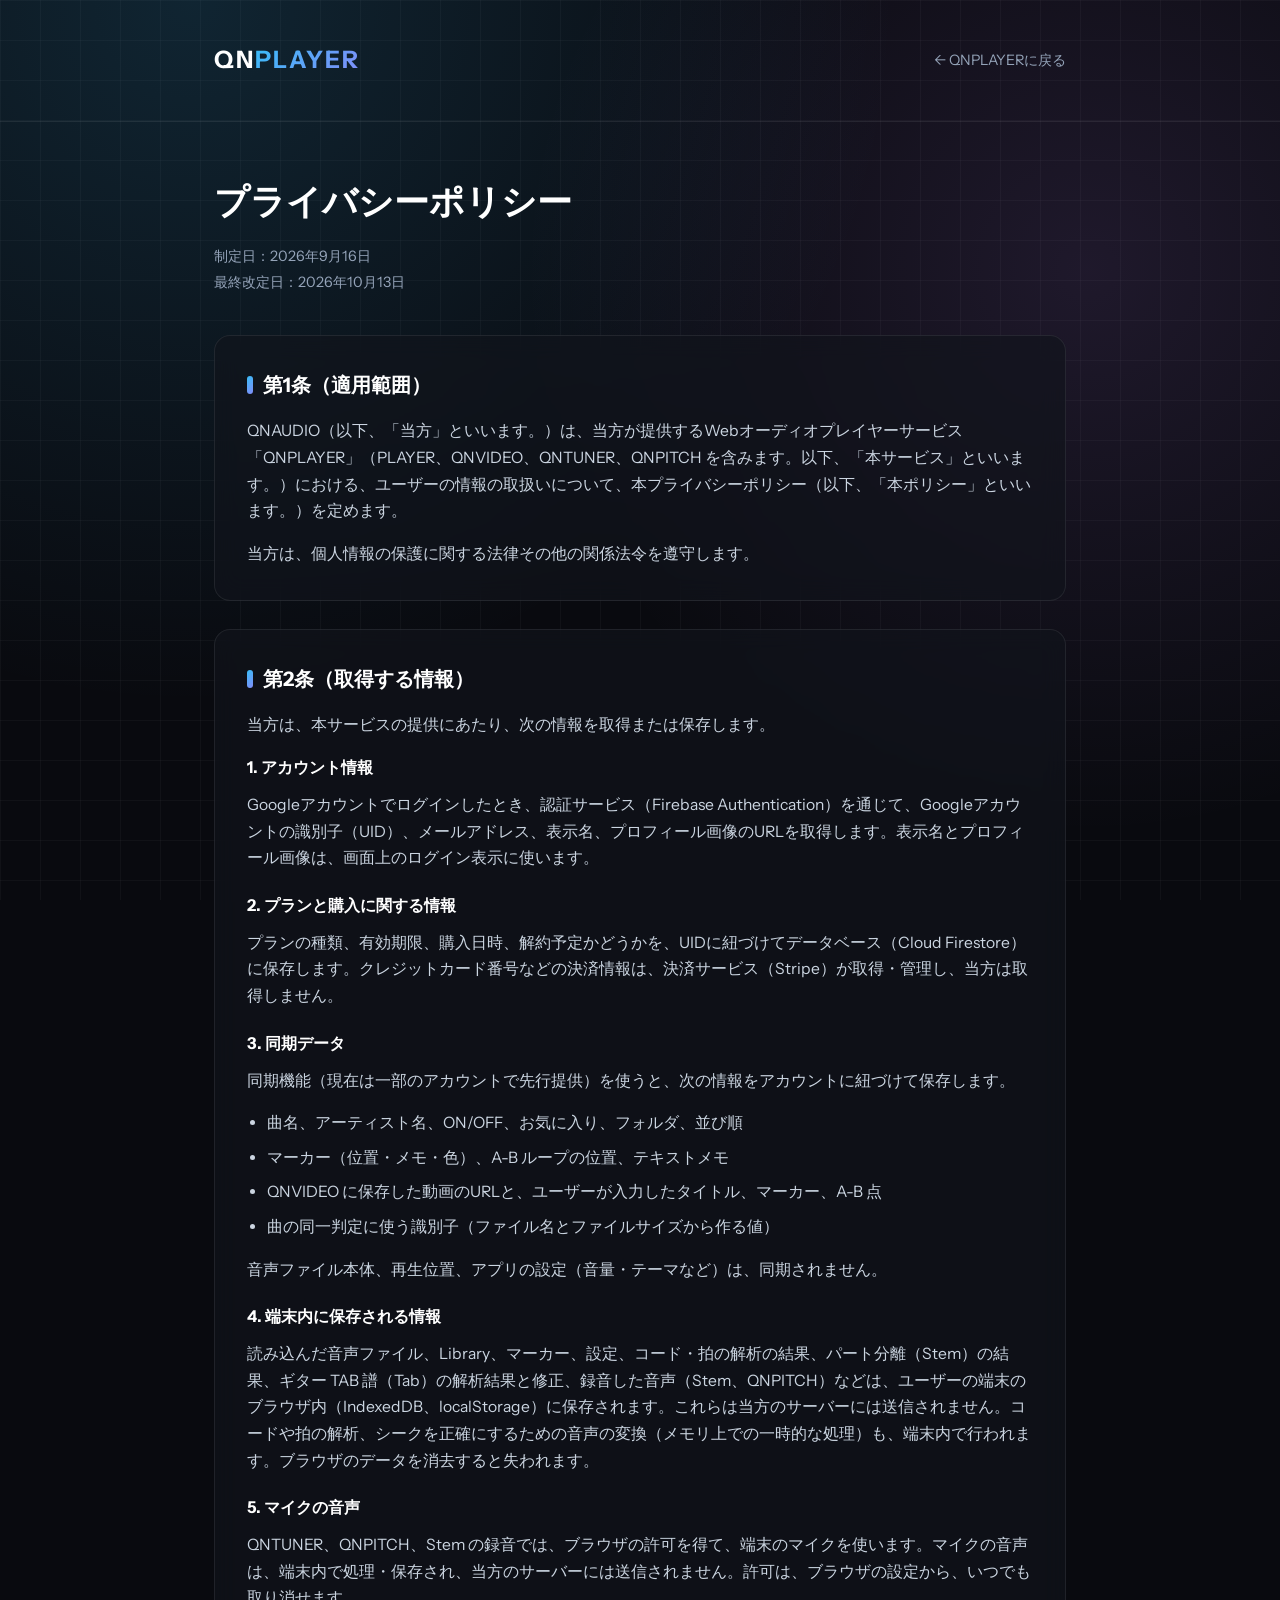
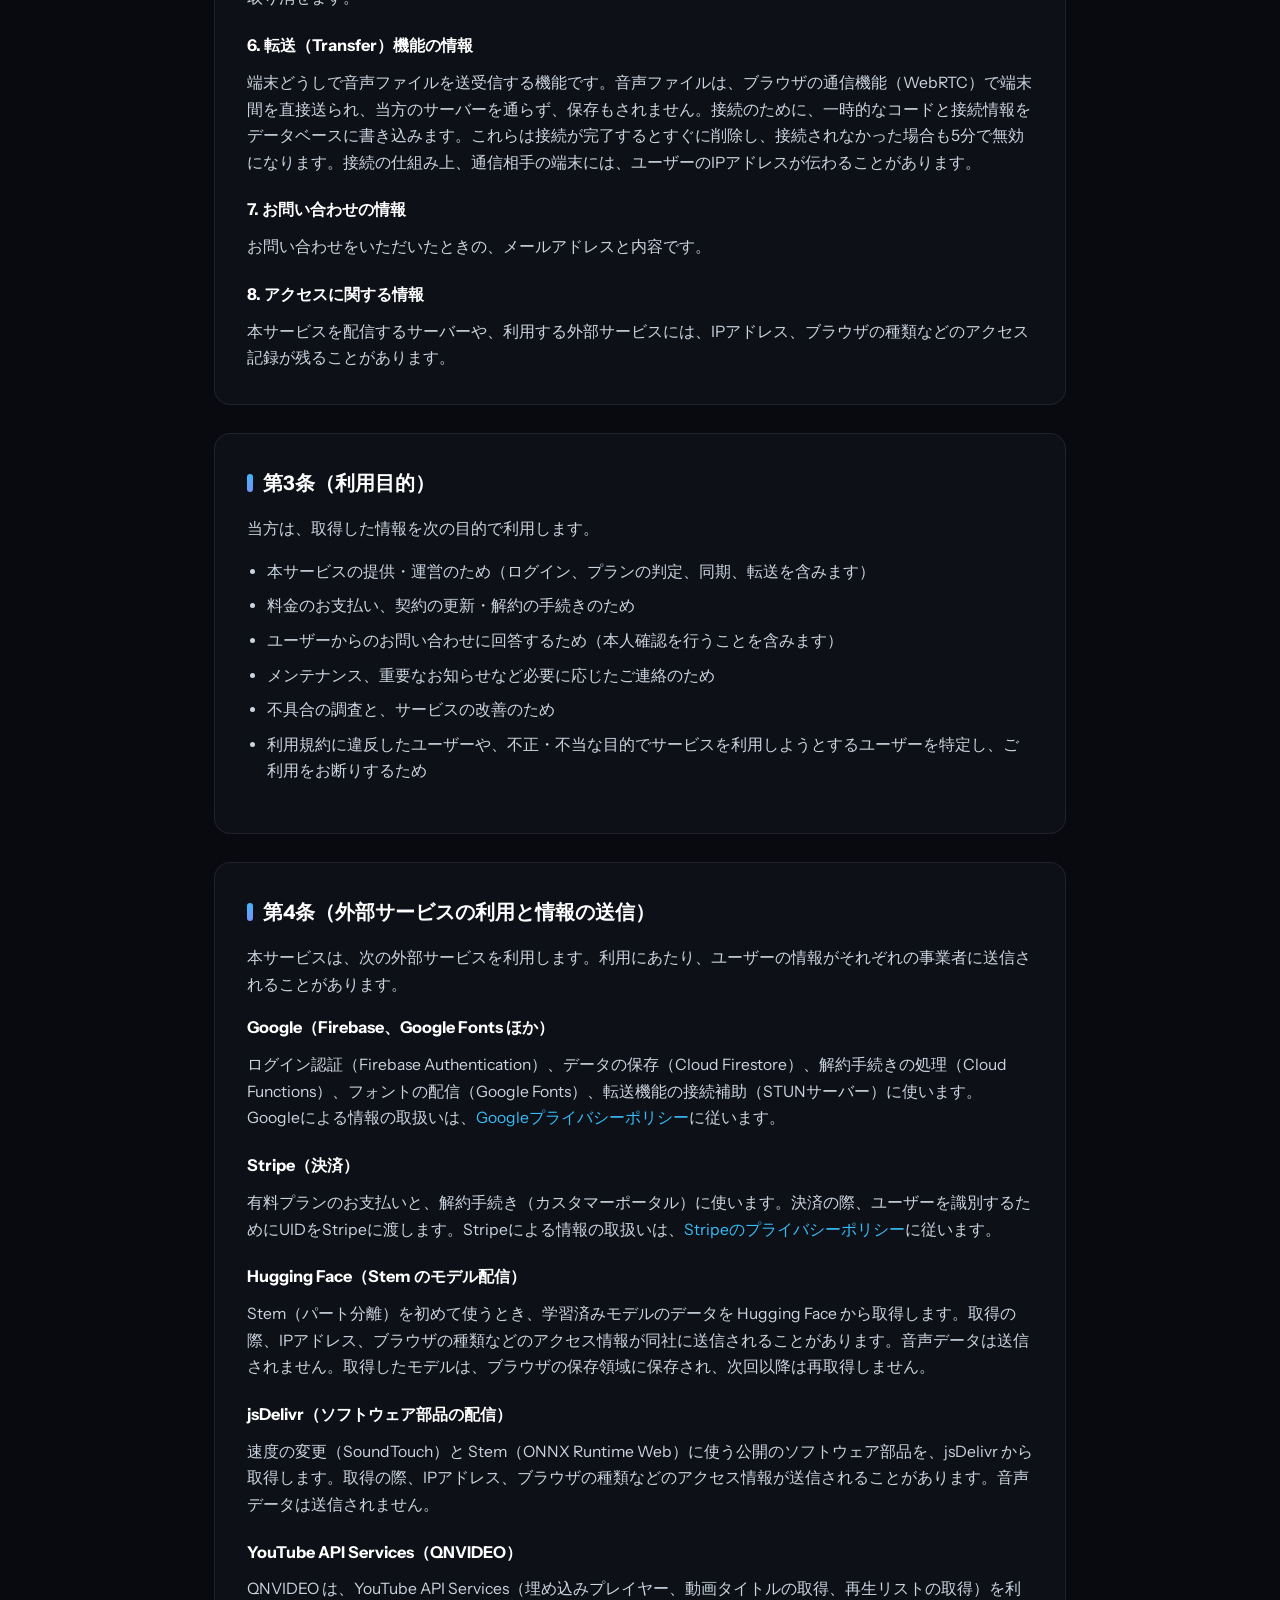
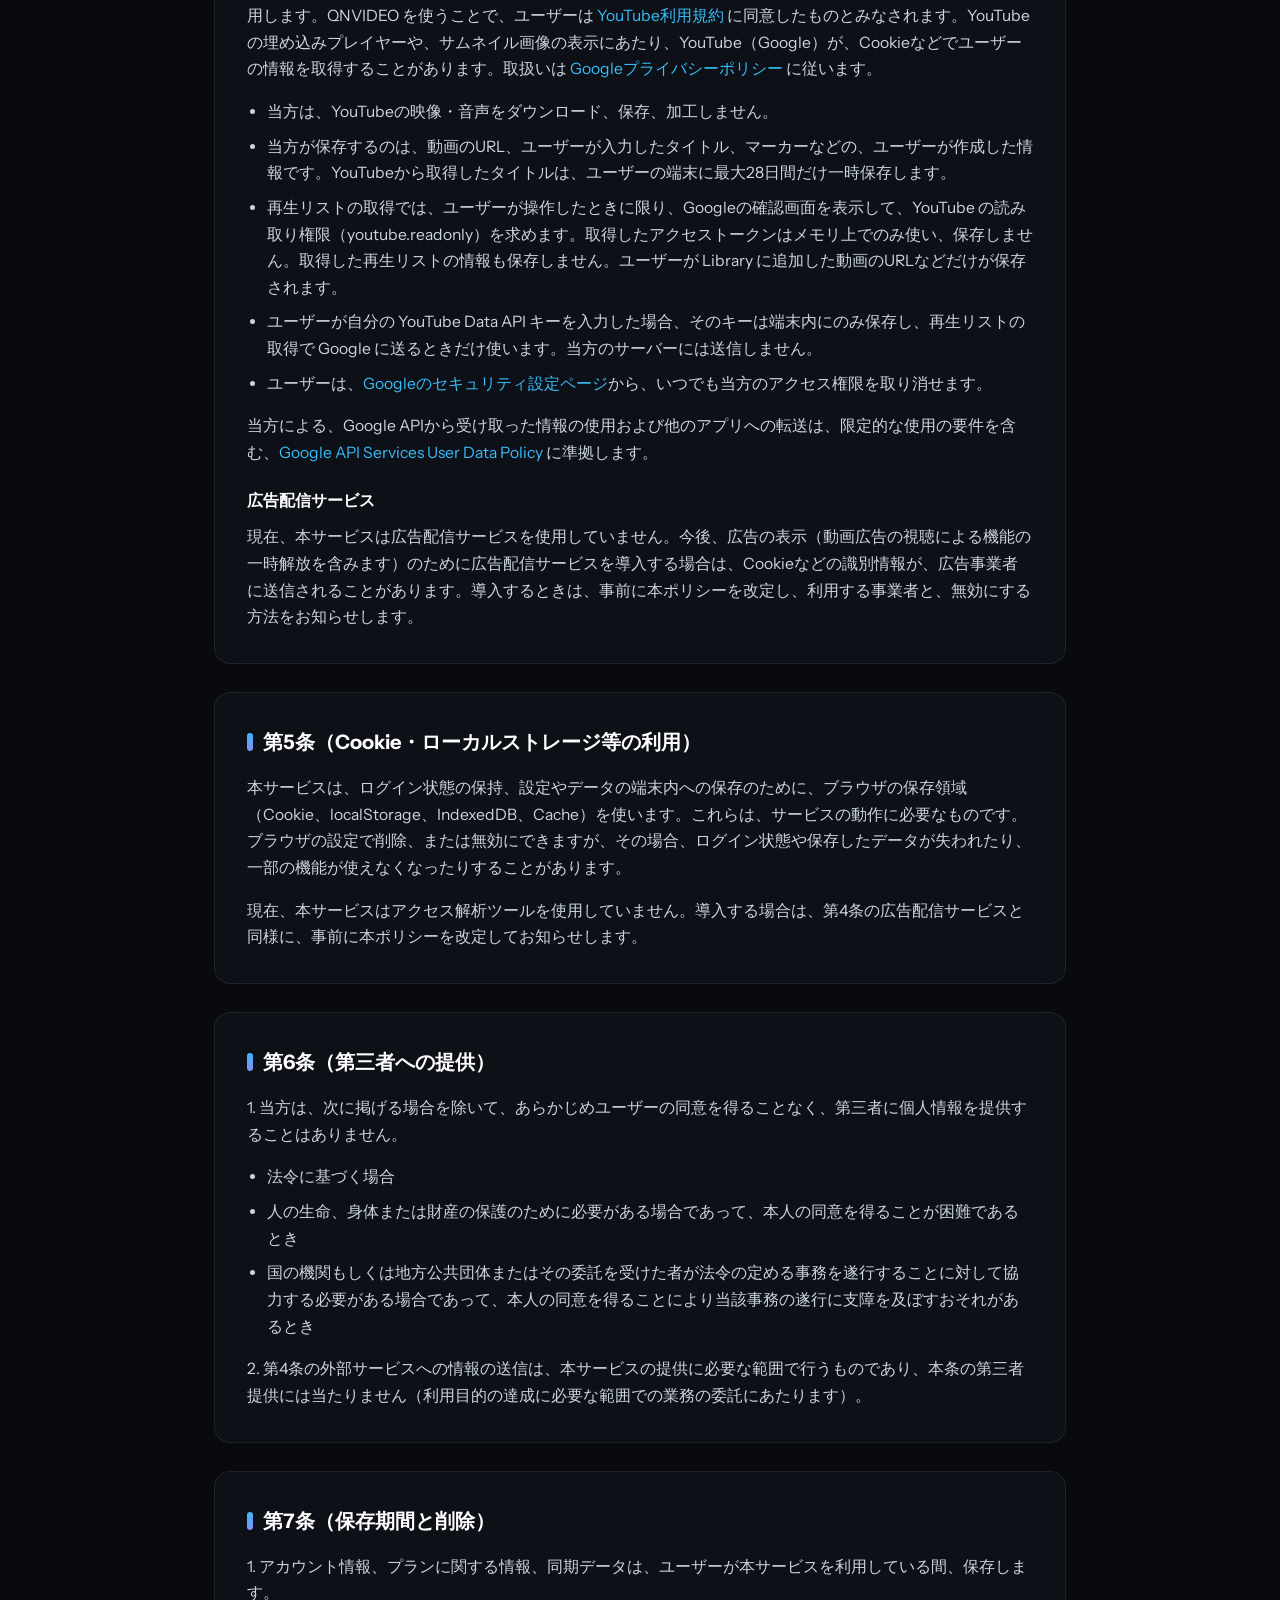
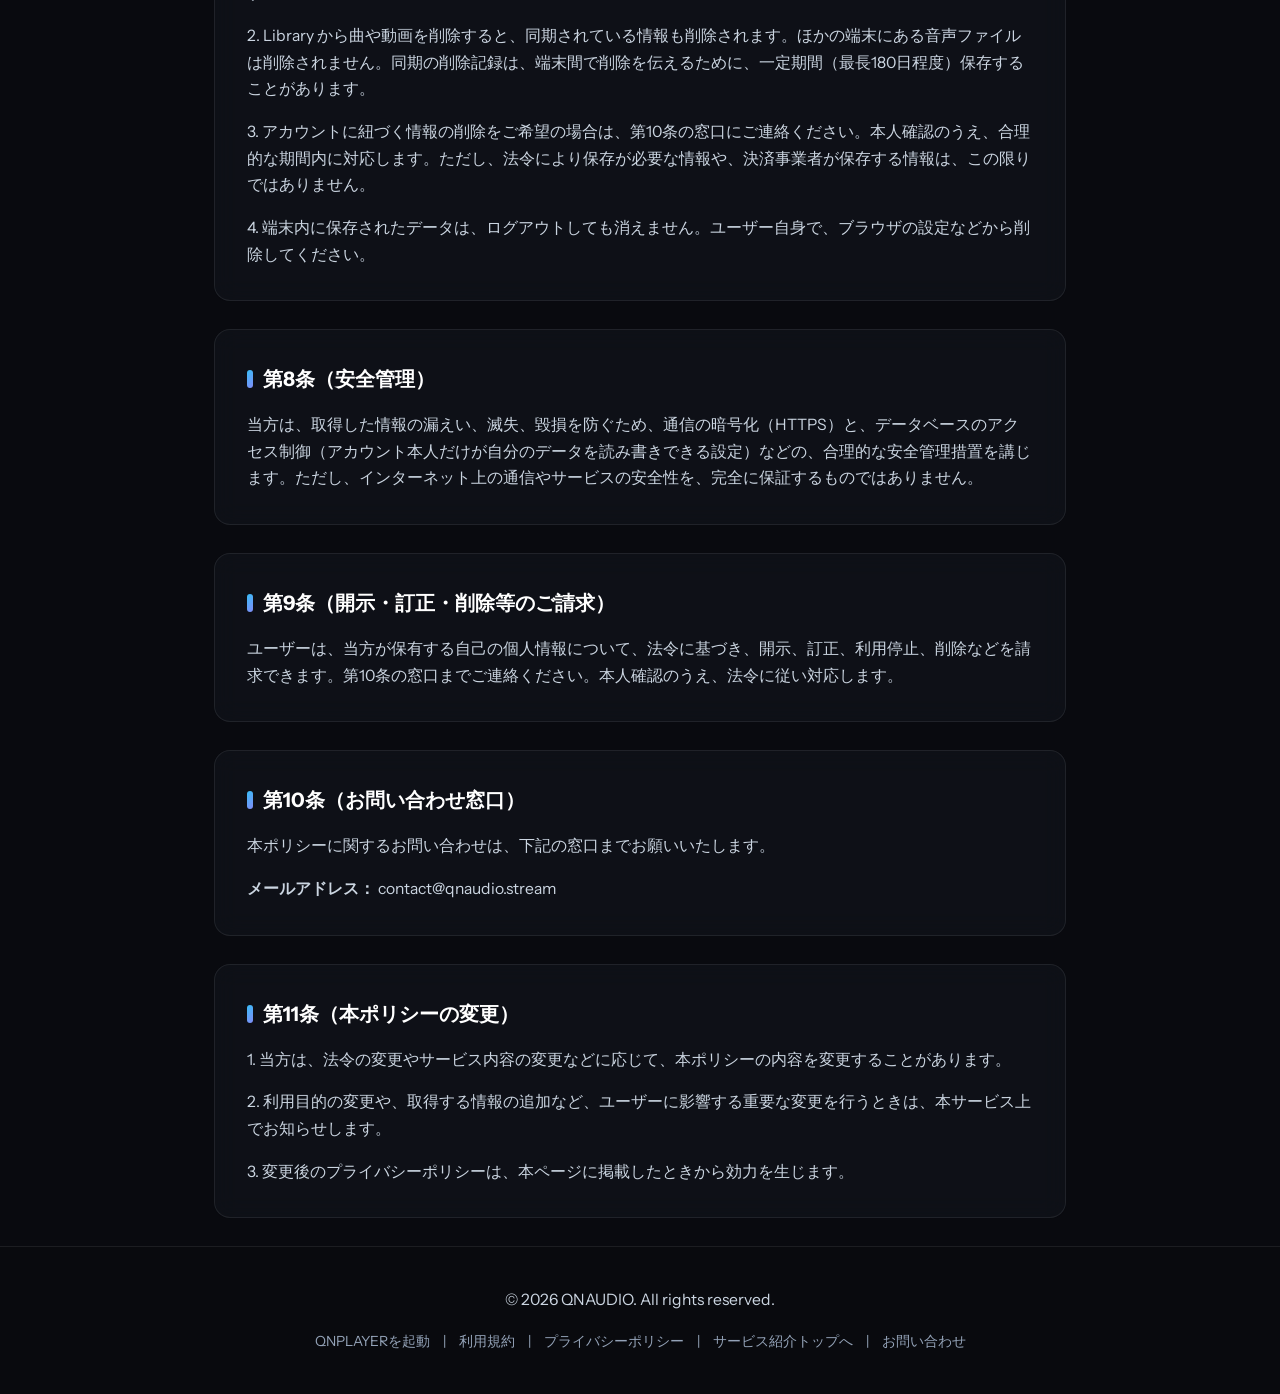
<file: privacy.html>
<!DOCTYPE html>
<html lang="ja">
<head>
    <meta charset="UTF-8">
    <meta name="viewport" content="width=device-width, initial-scale=1.0">
    <title>プライバシーポリシー - QNPLAYER</title>
    <meta name="description" content="QNPLAYERのプライバシーポリシーです。取得する情報、利用目的、外部サービスの利用、保存期間などについて定めています。">
    
    <!-- Instrument Sans -->
    <link rel="preconnect" href="https://fonts.googleapis.com">
    <link rel="preconnect" href="https://fonts.gstatic.com" crossorigin>
    <link href="https://fonts.googleapis.com/css2?family=Instrument+Sans:ital,wght@0,400..700;1,400..700&display=swap" rel="stylesheet">

    <!-- Favicon / App Icons -->
    <link rel="apple-touch-icon" sizes="180x180" href="/favicon/apple-touch-icon.png">
    <link rel="icon" type="image/png" sizes="32x32" href="/favicon/favicon-32x32.png">
    <link rel="icon" type="image/png" sizes="16x16" href="/favicon/favicon-16x16.png">
    <link rel="shortcut icon" href="/favicon/favicon.ico">

  <style>
    :root {
      --accent-primary: #38bdf8;
      --accent-secondary: #818cf8;
      --accent-tertiary: #c084fc;
      --font-body: 'Instrument Sans', -apple-system, BlinkMacSystemFont, "Segoe UI", Roboto, "Helvetica Neue", "Hiragino Kaku Gothic ProN", "メイリオ", sans-serif;
      --bg-main: #090a0f;
      --card-bg: rgba(18, 20, 29, 0.65);
      --text-main: #f0f0f3;
      --text-muted: #94a3b8;
      --border-color: rgba(255, 255, 255, 0.08);
    }

    * {
      box-sizing: border-box;
      margin: 0;
      padding: 0;
    }

    body {
      background-color: var(--bg-main);
      background-image: 
        radial-gradient(circle at 15% 0%, color-mix(in srgb, var(--accent-primary) 15%, transparent), transparent 50%),
        radial-gradient(circle at 85% 30%, color-mix(in srgb, var(--accent-tertiary) 12%, transparent), transparent 45%),
        linear-gradient(rgba(255, 255, 255, 0.03) 1px, transparent 1px),
        linear-gradient(90deg, rgba(255, 255, 255, 0.03) 1px, transparent 1px);
      background-size: 100% 100%, 100% 100%, 40px 40px, 40px 40px;
      background-attachment: fixed;
      color: var(--text-main);
      font-family: var(--font-body);
      line-height: 1.7;
      -webkit-font-smoothing: antialiased;
    }

    a {
      color: var(--accent-primary);
      text-decoration: none;
    }

    a:hover {
      text-decoration: underline;
    }

    .container {
      max-width: 900px;
      margin: 0 auto;
      padding: 0 24px;
    }

    header {
      padding: 40px 0;
      border-bottom: 1px solid var(--border-color);
      margin-bottom: 50px;
    }

    .header-content {
      display: flex;
      justify-content: space-between;
      align-items: center;
    }

    .logo {
      font-size: 1.5rem;
      font-weight: 900;
      letter-spacing: 2px;
      color: #ffffff;
    }

    .logo span {
      background: linear-gradient(135deg, var(--accent-primary) 0%, var(--accent-secondary) 100%);
      -webkit-background-clip: text;
      -webkit-text-fill-color: transparent;
    }

    .back-link {
      font-size: 0.9rem;
      color: var(--text-muted);
    }

    .back-link:hover {
      color: var(--accent-primary);
    }

    main {
      padding-bottom: 80px;
    }

    h1 {
      font-size: 2.2rem;
      margin-bottom: 12px;
      font-weight: 800;
      color: #ffffff;
    }

    .effective-date {
      font-size: 0.9rem;
      color: var(--text-muted);
      margin-bottom: 40px;
    }

    section {
      background: var(--card-bg);
      border: 1px solid var(--border-color);
      border-radius: 16px;
      padding: 32px;
      margin-bottom: 28px;
      backdrop-filter: blur(12px);
    }

    h2 {
      font-size: 1.25rem;
      color: #ffffff;
      margin-bottom: 16px;
      font-weight: 700;
      display: flex;
      align-items: center;
      gap: 10px;
    }

    h2::before {
      content: '';
      display: inline-block;
      width: 6px;
      height: 18px;
      background: linear-gradient(135deg, var(--accent-primary) 0%, var(--accent-secondary) 100%);
      border-radius: 3px;
    }

    p {
      margin-bottom: 16px;
      color: #cbd5e1;
      font-size: 0.98rem;
    }

    p:last-child {
      margin-bottom: 0;
    }

    ul {
      margin: 12px 0 16px 20px;
      color: #cbd5e1;
      font-size: 0.98rem;
    }

    li {
      margin-bottom: 8px;
    }

    footer {
      padding: 40px 0;
      text-align: center;
      color: var(--text-muted);
      border-top: 1px solid var(--border-color);
      font-size: 0.875rem;
      background: rgba(9, 10, 15, 0.9);
    }

    .footer-links {
      margin-top: 10px;
    }

    .footer-links a {
      color: var(--text-muted);
      margin: 0 10px;
    }

    .footer-links a:hover {
      color: var(--accent-primary);
    }

    .effective-date { line-height: 1.8; }
    h3 { font-size: 1.02rem; color: #ffffff; margin: 20px 0 10px; font-weight: 700; }
    h3:first-of-type { margin-top: 4px; }
    ol { margin: 12px 0 16px 22px; color: #cbd5e1; font-size: 0.98rem; }
    .note { border-left: 3px solid var(--accent-primary); padding: 4px 0 4px 14px; margin: 16px 0; color: #cbd5e1; font-size: 0.93rem; }
    @media (max-width: 600px) {
      section { padding: 22px 18px; }
      h1 { font-size: 1.7rem; }
      .header-content { flex-direction: column; align-items: flex-start; gap: 12px; }
    }
  </style>
</head>
<body>

  <header>
    <div class="container header-content">
      <a href="https://player.qnaudio.stream/" class="logo">QN<span>PLAYER</span></a>
      <a href="https://player.qnaudio.stream/" class="back-link">&larr; QNPLAYERに戻る</a>
    </div>
  </header>

  <main class="container">
    <h1>プライバシーポリシー</h1>
    <div class="effective-date">制定日：2026年9月16日<br>最終改定日：2026年10月13日</div>

    <section>
      <h2>第1条（適用範囲）</h2>
      <p>QNAUDIO（以下、「当方」といいます。）は、当方が提供するWebオーディオプレイヤーサービス「QNPLAYER」（PLAYER、QNVIDEO、QNTUNER、QNPITCH を含みます。以下、「本サービス」といいます。）における、ユーザーの情報の取扱いについて、本プライバシーポリシー（以下、「本ポリシー」といいます。）を定めます。</p>
      <p>当方は、個人情報の保護に関する法律その他の関係法令を遵守します。</p>
    </section>

    <section>
      <h2>第2条（取得する情報）</h2>
      <p>当方は、本サービスの提供にあたり、次の情報を取得または保存します。</p>
      <h3>1. アカウント情報</h3>
      <p>Googleアカウントでログインしたとき、認証サービス（Firebase Authentication）を通じて、Googleアカウントの識別子（UID）、メールアドレス、表示名、プロフィール画像のURLを取得します。表示名とプロフィール画像は、画面上のログイン表示に使います。</p>
      <h3>2. プランと購入に関する情報</h3>
      <p>プランの種類、有効期限、購入日時、解約予定かどうかを、UIDに紐づけてデータベース（Cloud Firestore）に保存します。クレジットカード番号などの決済情報は、決済サービス（Stripe）が取得・管理し、当方は取得しません。</p>
      <h3>3. 同期データ</h3>
      <p>同期機能（現在は一部のアカウントで先行提供）を使うと、次の情報をアカウントに紐づけて保存します。</p>
      <ul>
        <li>曲名、アーティスト名、ON/OFF、お気に入り、フォルダ、並び順</li>
        <li>マーカー（位置・メモ・色）、A-B ループの位置、テキストメモ</li>
        <li>QNVIDEO に保存した動画のURLと、ユーザーが入力したタイトル、マーカー、A-B 点</li>
        <li>曲の同一判定に使う識別子（ファイル名とファイルサイズから作る値）</li>
      </ul>
      <p>音声ファイル本体、再生位置、アプリの設定（音量・テーマなど）は、同期されません。</p>
      <h3>4. 端末内に保存される情報</h3>
      <p>読み込んだ音声ファイル、Library、マーカー、設定、コード・拍の解析の結果、パート分離（Stem）の結果、ギター TAB 譜（Tab）の解析結果と修正、録音した音声（Stem、QNPITCH）などは、ユーザーの端末のブラウザ内（IndexedDB、localStorage）に保存されます。これらは当方のサーバーには送信されません。コードや拍の解析、シークを正確にするための音声の変換（メモリ上での一時的な処理）も、端末内で行われます。ブラウザのデータを消去すると失われます。</p>
      <h3>5. マイクの音声</h3>
      <p>QNTUNER、QNPITCH、Stem の録音では、ブラウザの許可を得て、端末のマイクを使います。マイクの音声は、端末内で処理・保存され、当方のサーバーには送信されません。許可は、ブラウザの設定から、いつでも取り消せます。</p>
      <h3>6. 転送（Transfer）機能の情報</h3>
      <p>端末どうしで音声ファイルを送受信する機能です。音声ファイルは、ブラウザの通信機能（WebRTC）で端末間を直接送られ、当方のサーバーを通らず、保存もされません。接続のために、一時的なコードと接続情報をデータベースに書き込みます。これらは接続が完了するとすぐに削除し、接続されなかった場合も5分で無効になります。接続の仕組み上、通信相手の端末には、ユーザーのIPアドレスが伝わることがあります。</p>
      <h3>7. お問い合わせの情報</h3>
      <p>お問い合わせをいただいたときの、メールアドレスと内容です。</p>
      <h3>8. アクセスに関する情報</h3>
      <p>本サービスを配信するサーバーや、利用する外部サービスには、IPアドレス、ブラウザの種類などのアクセス記録が残ることがあります。</p>
    </section>

    <section>
      <h2>第3条（利用目的）</h2>
      <p>当方は、取得した情報を次の目的で利用します。</p>
      <ul>
        <li>本サービスの提供・運営のため（ログイン、プランの判定、同期、転送を含みます）</li>
        <li>料金のお支払い、契約の更新・解約の手続きのため</li>
        <li>ユーザーからのお問い合わせに回答するため（本人確認を行うことを含みます）</li>
        <li>メンテナンス、重要なお知らせなど必要に応じたご連絡のため</li>
        <li>不具合の調査と、サービスの改善のため</li>
        <li>利用規約に違反したユーザーや、不正・不当な目的でサービスを利用しようとするユーザーを特定し、ご利用をお断りするため</li>
      </ul>
    </section>

    <section>
      <h2>第4条（外部サービスの利用と情報の送信）</h2>
      <p>本サービスは、次の外部サービスを利用します。利用にあたり、ユーザーの情報がそれぞれの事業者に送信されることがあります。</p>
      <h3>Google（Firebase、Google Fonts ほか）</h3>
      <p>ログイン認証（Firebase Authentication）、データの保存（Cloud Firestore）、解約手続きの処理（Cloud Functions）、フォントの配信（Google Fonts）、転送機能の接続補助（STUNサーバー）に使います。Googleによる情報の取扱いは、<a href="https://policies.google.com/privacy" target="_blank" rel="noopener noreferrer">Googleプライバシーポリシー</a>に従います。</p>
      <h3>Stripe（決済）</h3>
      <p>有料プランのお支払いと、解約手続き（カスタマーポータル）に使います。決済の際、ユーザーを識別するためにUIDをStripeに渡します。Stripeによる情報の取扱いは、<a href="https://stripe.com/jp/privacy" target="_blank" rel="noopener noreferrer">Stripeのプライバシーポリシー</a>に従います。</p>
      <h3>Hugging Face（Stem のモデル配信）</h3>
      <p>Stem（パート分離）を初めて使うとき、学習済みモデルのデータを Hugging Face から取得します。取得の際、IPアドレス、ブラウザの種類などのアクセス情報が同社に送信されることがあります。音声データは送信されません。取得したモデルは、ブラウザの保存領域に保存され、次回以降は再取得しません。</p>
      <h3>jsDelivr（ソフトウェア部品の配信）</h3>
      <p>速度の変更（SoundTouch）と Stem（ONNX Runtime Web）に使う公開のソフトウェア部品を、jsDelivr から取得します。取得の際、IPアドレス、ブラウザの種類などのアクセス情報が送信されることがあります。音声データは送信されません。</p>
      <h3>YouTube API Services（QNVIDEO）</h3>
      <p>QNVIDEO は、YouTube API Services（埋め込みプレイヤー、動画タイトルの取得、再生リストの取得）を利用します。QNVIDEO を使うことで、ユーザーは <a href="https://www.youtube.com/t/terms" target="_blank" rel="noopener noreferrer">YouTube利用規約</a> に同意したものとみなされます。YouTubeの埋め込みプレイヤーや、サムネイル画像の表示にあたり、YouTube（Google）が、Cookieなどでユーザーの情報を取得することがあります。取扱いは <a href="https://policies.google.com/privacy" target="_blank" rel="noopener noreferrer">Googleプライバシーポリシー</a> に従います。</p>
      <ul>
        <li>当方は、YouTubeの映像・音声をダウンロード、保存、加工しません。</li>
        <li>当方が保存するのは、動画のURL、ユーザーが入力したタイトル、マーカーなどの、ユーザーが作成した情報です。YouTubeから取得したタイトルは、ユーザーの端末に最大28日間だけ一時保存します。</li>
        <li>再生リストの取得では、ユーザーが操作したときに限り、Googleの確認画面を表示して、YouTube の読み取り権限（youtube.readonly）を求めます。取得したアクセストークンはメモリ上でのみ使い、保存しません。取得した再生リストの情報も保存しません。ユーザーが Library に追加した動画のURLなどだけが保存されます。</li>
        <li>ユーザーが自分の YouTube Data API キーを入力した場合、そのキーは端末内にのみ保存し、再生リストの取得で Google に送るときだけ使います。当方のサーバーには送信しません。</li>
        <li>ユーザーは、<a href="https://security.google.com/settings/security/permissions" target="_blank" rel="noopener noreferrer">Googleのセキュリティ設定ページ</a>から、いつでも当方のアクセス権限を取り消せます。</li>
      </ul>
      <p>当方による、Google APIから受け取った情報の使用および他のアプリへの転送は、限定的な使用の要件を含む、<a href="https://developers.google.com/terms/api-services-user-data-policy" target="_blank" rel="noopener noreferrer">Google API Services User Data Policy</a> に準拠します。</p>
      <h3>広告配信サービス</h3>
      <p>現在、本サービスは広告配信サービスを使用していません。今後、広告の表示（動画広告の視聴による機能の一時解放を含みます）のために広告配信サービスを導入する場合は、Cookieなどの識別情報が、広告事業者に送信されることがあります。導入するときは、事前に本ポリシーを改定し、利用する事業者と、無効にする方法をお知らせします。</p>
    </section>

    <section>
      <h2>第5条（Cookie・ローカルストレージ等の利用）</h2>
      <p>本サービスは、ログイン状態の保持、設定やデータの端末内への保存のために、ブラウザの保存領域（Cookie、localStorage、IndexedDB、Cache）を使います。これらは、サービスの動作に必要なものです。ブラウザの設定で削除、または無効にできますが、その場合、ログイン状態や保存したデータが失われたり、一部の機能が使えなくなったりすることがあります。</p>
      <p>現在、本サービスはアクセス解析ツールを使用していません。導入する場合は、第4条の広告配信サービスと同様に、事前に本ポリシーを改定してお知らせします。</p>
    </section>

    <section>
      <h2>第6条（第三者への提供）</h2>
      <p>1. 当方は、次に掲げる場合を除いて、あらかじめユーザーの同意を得ることなく、第三者に個人情報を提供することはありません。</p>
      <ul>
        <li>法令に基づく場合</li>
        <li>人の生命、身体または財産の保護のために必要がある場合であって、本人の同意を得ることが困難であるとき</li>
        <li>国の機関もしくは地方公共団体またはその委託を受けた者が法令の定める事務を遂行することに対して協力する必要がある場合であって、本人の同意を得ることにより当該事務の遂行に支障を及ぼすおそれがあるとき</li>
      </ul>
      <p>2. 第4条の外部サービスへの情報の送信は、本サービスの提供に必要な範囲で行うものであり、本条の第三者提供には当たりません（利用目的の達成に必要な範囲での業務の委託にあたります）。</p>
    </section>

    <section>
      <h2>第7条（保存期間と削除）</h2>
      <p>1. アカウント情報、プランに関する情報、同期データは、ユーザーが本サービスを利用している間、保存します。</p>
      <p>2. Library から曲や動画を削除すると、同期されている情報も削除されます。ほかの端末にある音声ファイルは削除されません。同期の削除記録は、端末間で削除を伝えるために、一定期間（最長180日程度）保存することがあります。</p>
      <p>3. アカウントに紐づく情報の削除をご希望の場合は、第10条の窓口にご連絡ください。本人確認のうえ、合理的な期間内に対応します。ただし、法令により保存が必要な情報や、決済事業者が保存する情報は、この限りではありません。</p>
      <p>4. 端末内に保存されたデータは、ログアウトしても消えません。ユーザー自身で、ブラウザの設定などから削除してください。</p>
    </section>

    <section>
      <h2>第8条（安全管理）</h2>
      <p>当方は、取得した情報の漏えい、滅失、毀損を防ぐため、通信の暗号化（HTTPS）と、データベースのアクセス制御（アカウント本人だけが自分のデータを読み書きできる設定）などの、合理的な安全管理措置を講じます。ただし、インターネット上の通信やサービスの安全性を、完全に保証するものではありません。</p>
    </section>

    <section>
      <h2>第9条（開示・訂正・削除等のご請求）</h2>
      <p>ユーザーは、当方が保有する自己の個人情報について、法令に基づき、開示、訂正、利用停止、削除などを請求できます。第10条の窓口までご連絡ください。本人確認のうえ、法令に従い対応します。</p>
    </section>

    <section>
      <h2>第10条（お問い合わせ窓口）</h2>
      <p>本ポリシーに関するお問い合わせは、下記の窓口までお願いいたします。</p>
      <p><strong>メールアドレス：</strong> contact@qnaudio.stream</p>
    </section>

    <section>
      <h2>第11条（本ポリシーの変更）</h2>
      <p>1. 当方は、法令の変更やサービス内容の変更などに応じて、本ポリシーの内容を変更することがあります。</p>
      <p>2. 利用目的の変更や、取得する情報の追加など、ユーザーに影響する重要な変更を行うときは、本サービス上でお知らせします。</p>
      <p>3. 変更後のプライバシーポリシーは、本ページに掲載したときから効力を生じます。</p>
    </section>

  </main>

  <footer>
    <div class="container">
      <p>&copy; 2026 QNAUDIO. All rights reserved.</p>
      <div class="footer-links">
        <a href="https://player.qnaudio.stream/">QNPLAYERを起動</a> |
        <a href="terms.html">利用規約</a> |
        <a href="privacy.html">プライバシーポリシー</a> |
        <a href="https://qnaudio.stream/">サービス紹介トップへ</a> |
        <a href="mailto:contact@qnaudio.stream">お問い合わせ</a>
      </div>
    </div>
  </footer>

</body>
</html>
</file>
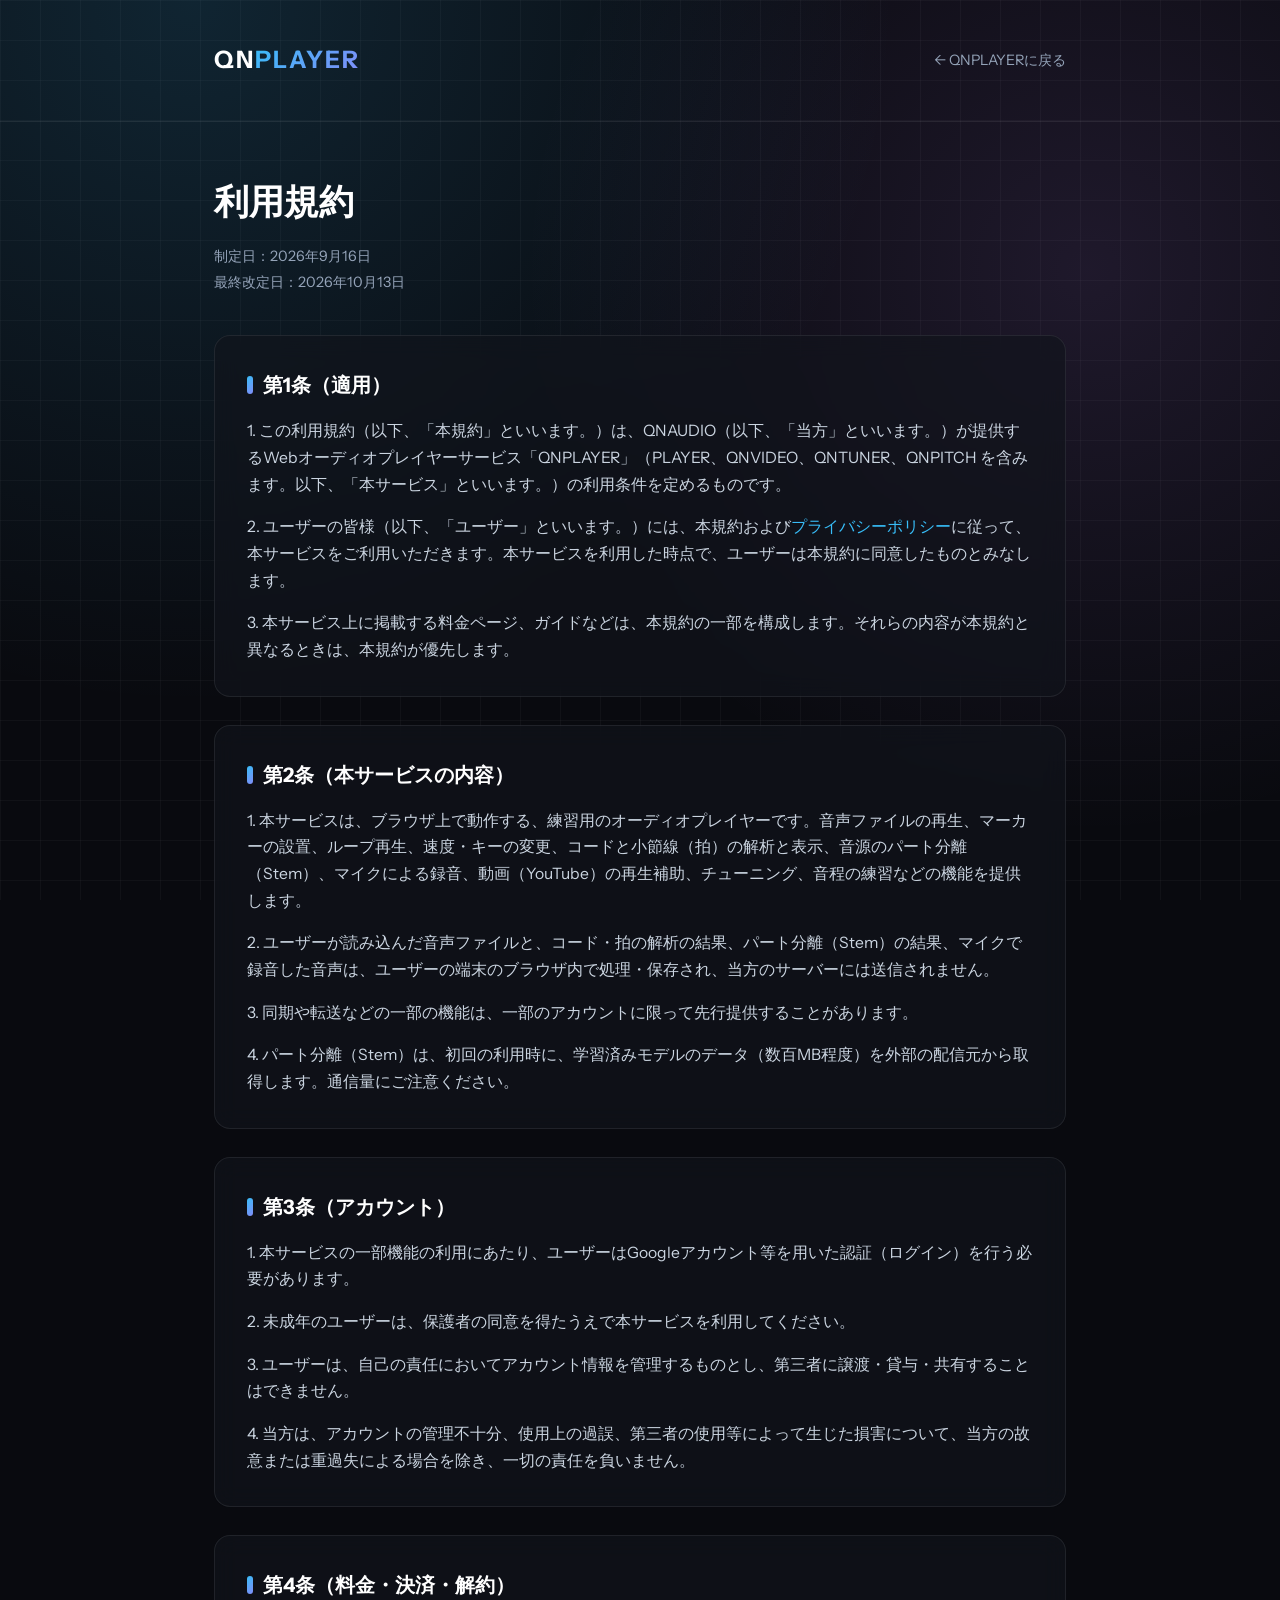
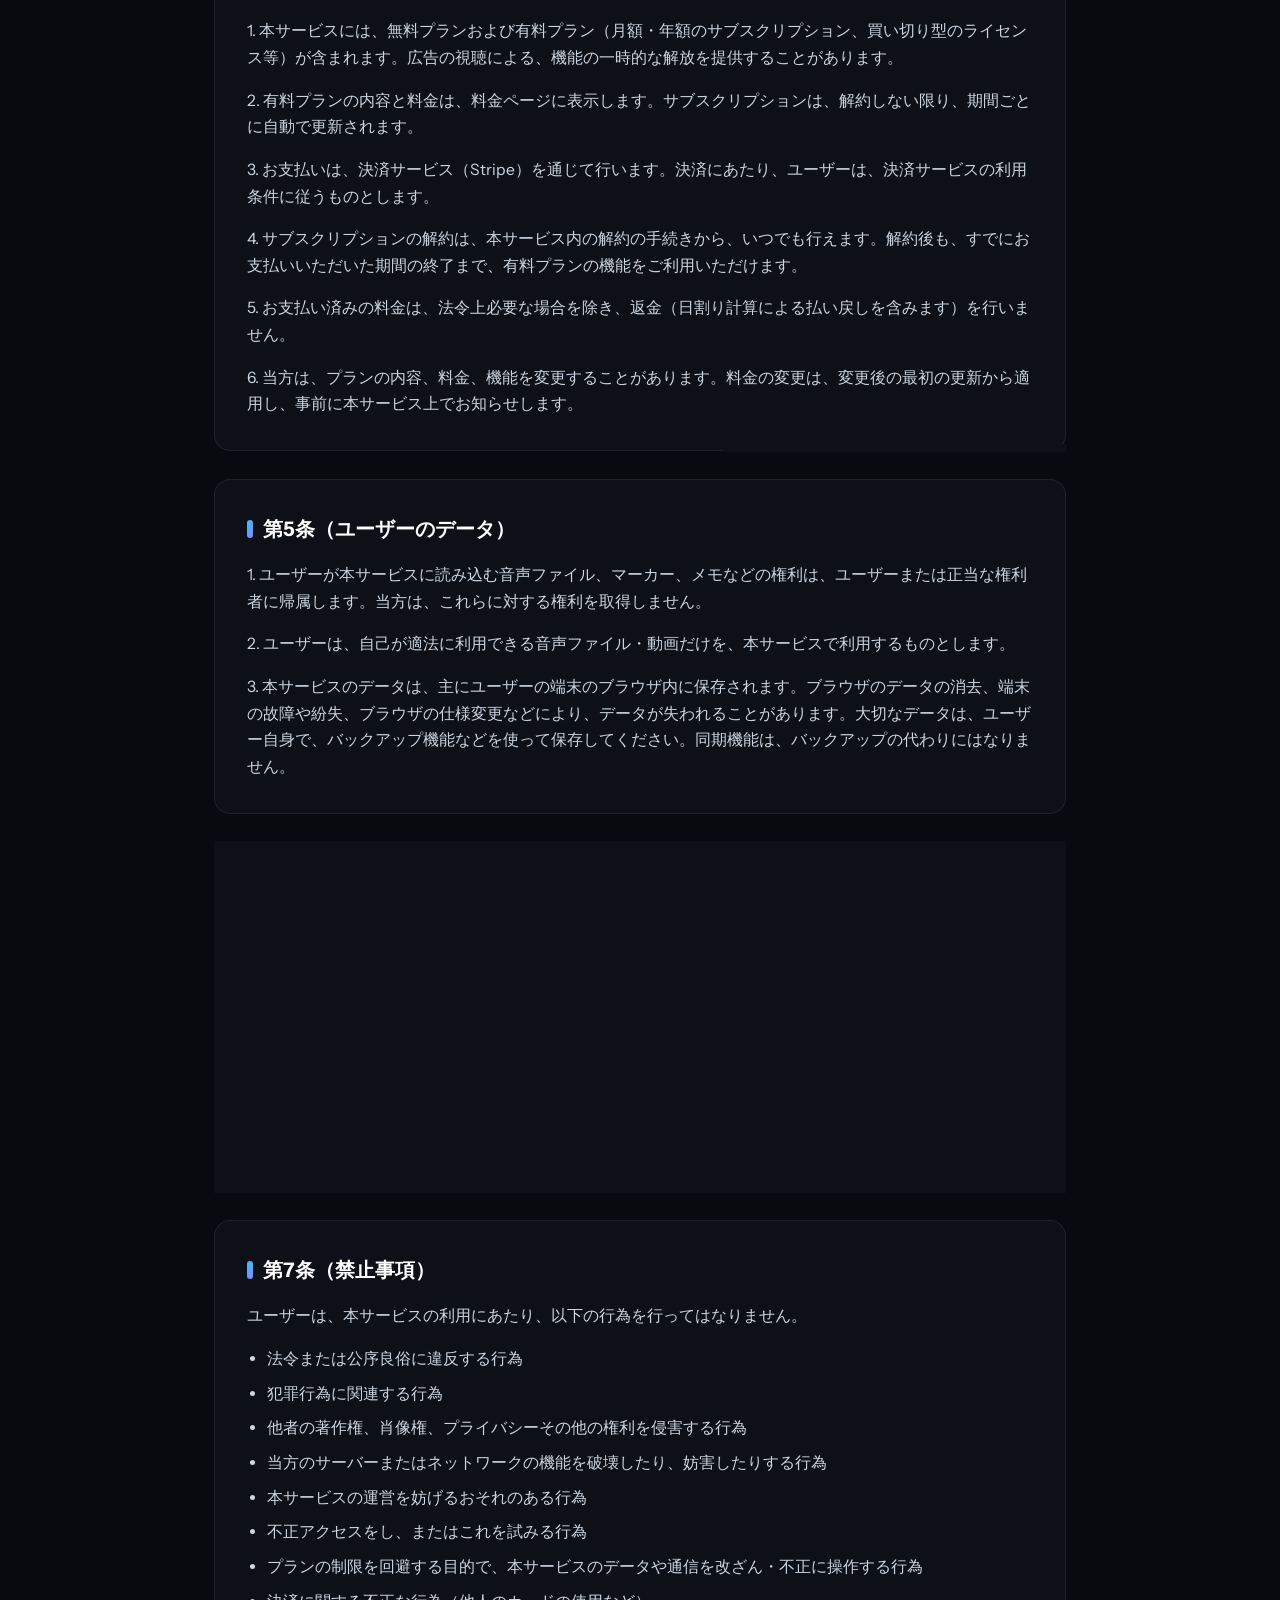
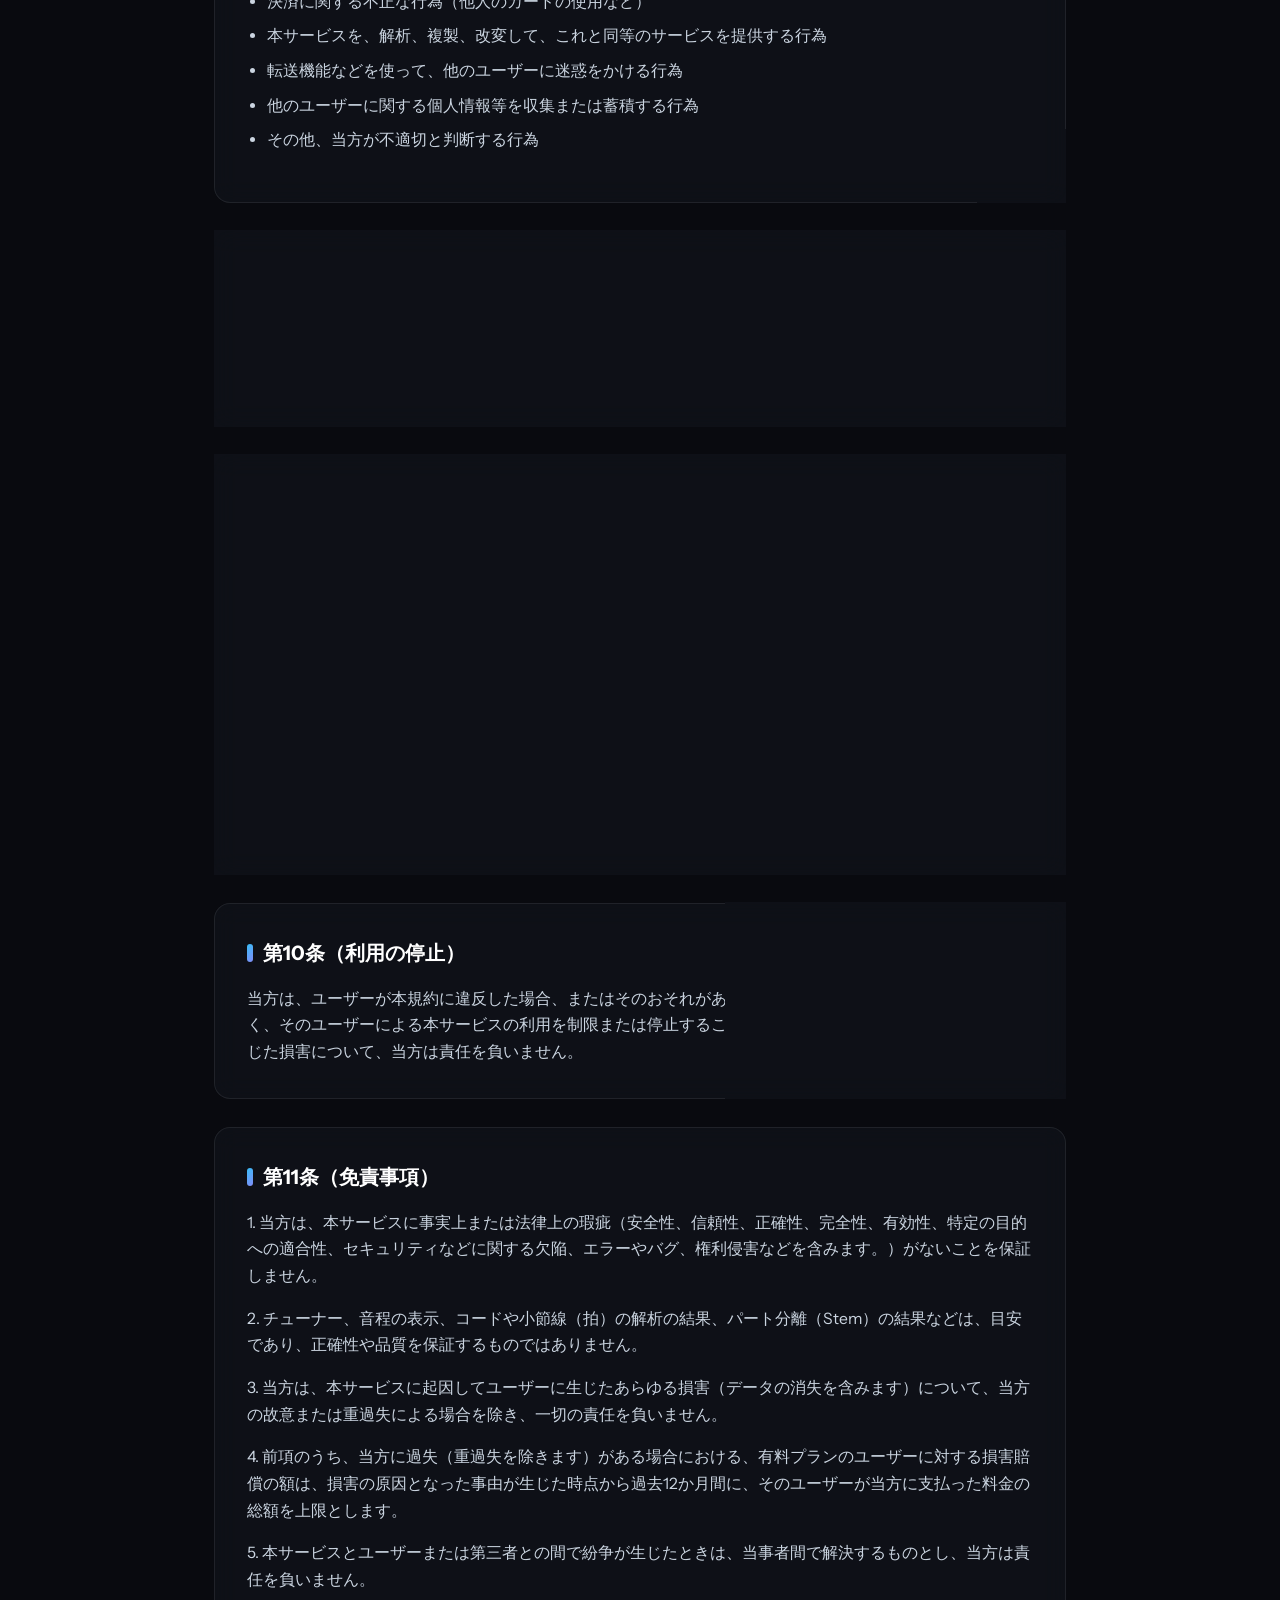
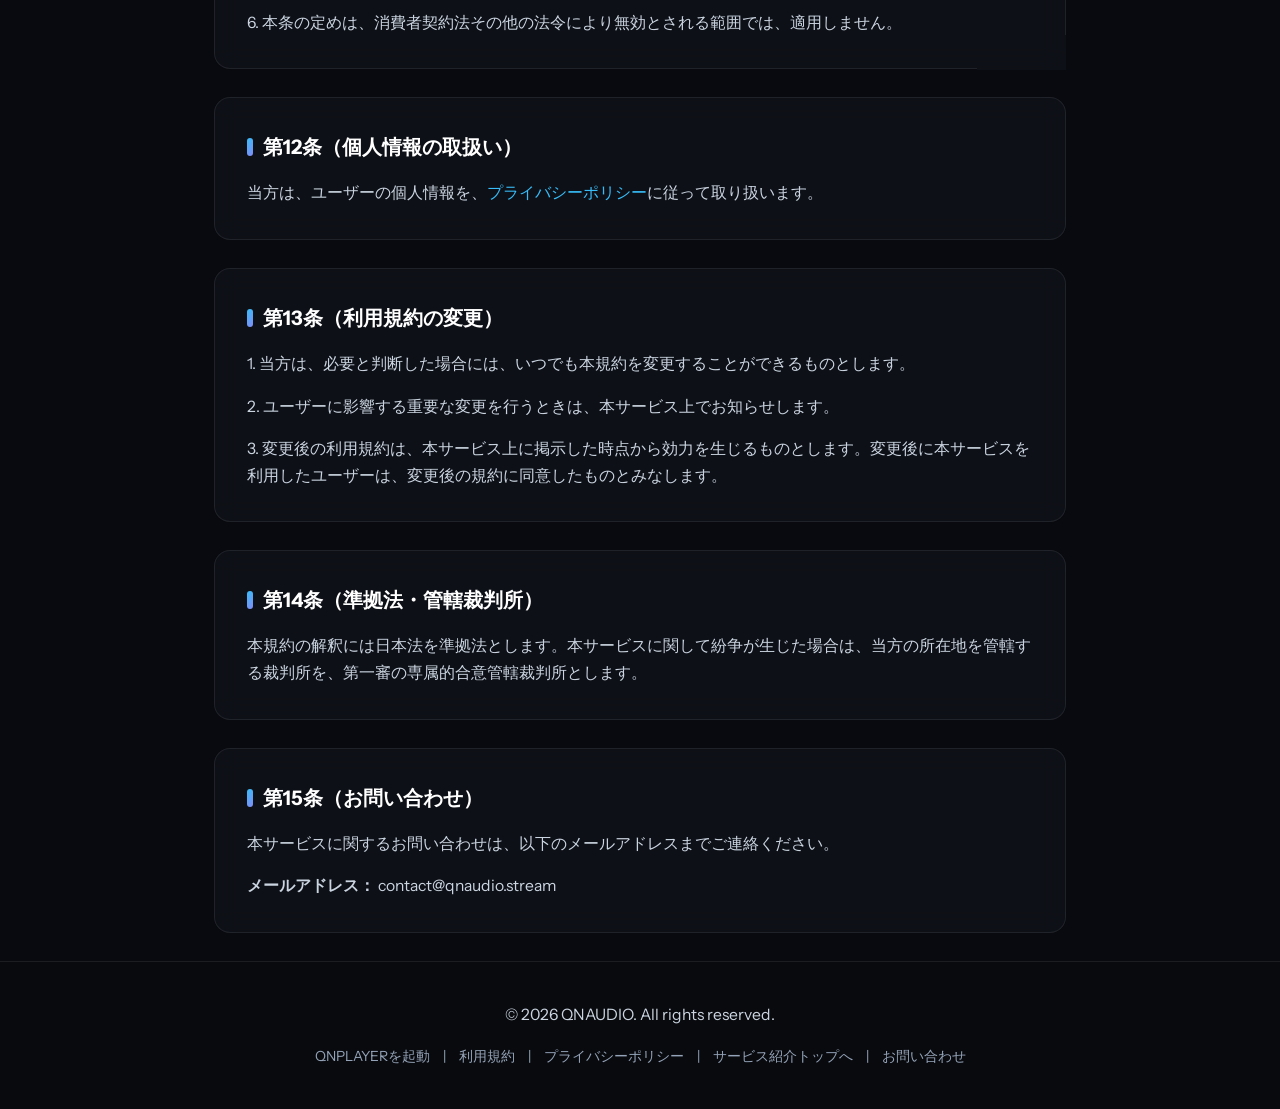
<file: terms.html>
<!DOCTYPE html>
<html lang="ja">
<head>
    <meta charset="UTF-8">
    <meta name="viewport" content="width=device-width, initial-scale=1.0">
    <title>利用規約 - QNPLAYER</title>
    <meta name="description" content="QNPLAYERの利用規約です。本サービスの利用条件、料金と解約、ユーザーのデータ、YouTubeに関する機能などについて定めています。">
    
    <!-- Instrument Sans -->
    <link rel="preconnect" href="https://fonts.googleapis.com">
    <link rel="preconnect" href="https://fonts.gstatic.com" crossorigin>
    <link href="https://fonts.googleapis.com/css2?family=Instrument+Sans:ital,wght@0,400..700;1,400..700&display=swap" rel="stylesheet">

    <!-- Favicon / App Icons -->
    <link rel="apple-touch-icon" sizes="180x180" href="/favicon/apple-touch-icon.png">
    <link rel="icon" type="image/png" sizes="32x32" href="/favicon/favicon-32x32.png">
    <link rel="icon" type="image/png" sizes="16x16" href="/favicon/favicon-16x16.png">
    <link rel="shortcut icon" href="/favicon/favicon.ico">

  <style>
    :root {
      --accent-primary: #38bdf8;
      --accent-secondary: #818cf8;
      --accent-tertiary: #c084fc;
      --font-body: 'Instrument Sans', -apple-system, BlinkMacSystemFont, "Segoe UI", Roboto, "Helvetica Neue", "Hiragino Kaku Gothic ProN", "メイリオ", sans-serif;
      --bg-main: #090a0f;
      --card-bg: rgba(18, 20, 29, 0.65);
      --text-main: #f0f0f3;
      --text-muted: #94a3b8;
      --border-color: rgba(255, 255, 255, 0.08);
    }

    * {
      box-sizing: border-box;
      margin: 0;
      padding: 0;
    }

    body {
      background-color: var(--bg-main);
      background-image: 
        radial-gradient(circle at 15% 0%, color-mix(in srgb, var(--accent-primary) 15%, transparent), transparent 50%),
        radial-gradient(circle at 85% 30%, color-mix(in srgb, var(--accent-tertiary) 12%, transparent), transparent 45%),
        linear-gradient(rgba(255, 255, 255, 0.03) 1px, transparent 1px),
        linear-gradient(90deg, rgba(255, 255, 255, 0.03) 1px, transparent 1px);
      background-size: 100% 100%, 100% 100%, 40px 40px, 40px 40px;
      background-attachment: fixed;
      color: var(--text-main);
      font-family: var(--font-body);
      line-height: 1.7;
      -webkit-font-smoothing: antialiased;
    }

    a {
      color: var(--accent-primary);
      text-decoration: none;
    }

    a:hover {
      text-decoration: underline;
    }

    .container {
      max-width: 900px;
      margin: 0 auto;
      padding: 0 24px;
    }

    header {
      padding: 40px 0;
      border-bottom: 1px solid var(--border-color);
      margin-bottom: 50px;
    }

    .header-content {
      display: flex;
      justify-content: space-between;
      align-items: center;
    }

    .logo {
      font-size: 1.5rem;
      font-weight: 900;
      letter-spacing: 2px;
      color: #ffffff;
    }

    .logo span {
      background: linear-gradient(135deg, var(--accent-primary) 0%, var(--accent-secondary) 100%);
      -webkit-background-clip: text;
      -webkit-text-fill-color: transparent;
    }

    .back-link {
      font-size: 0.9rem;
      color: var(--text-muted);
    }

    .back-link:hover {
      color: var(--accent-primary);
    }

    main {
      padding-bottom: 80px;
    }

    h1 {
      font-size: 2.2rem;
      margin-bottom: 12px;
      font-weight: 800;
      color: #ffffff;
    }

    .effective-date {
      font-size: 0.9rem;
      color: var(--text-muted);
      margin-bottom: 40px;
    }

    section {
      background: var(--card-bg);
      border: 1px solid var(--border-color);
      border-radius: 16px;
      padding: 32px;
      margin-bottom: 28px;
      backdrop-filter: blur(12px);
    }

    h2 {
      font-size: 1.25rem;
      color: #ffffff;
      margin-bottom: 16px;
      font-weight: 700;
      display: flex;
      align-items: center;
      gap: 10px;
    }

    h2::before {
      content: '';
      display: inline-block;
      width: 6px;
      height: 18px;
      background: linear-gradient(135deg, var(--accent-primary) 0%, var(--accent-secondary) 100%);
      border-radius: 3px;
    }

    p {
      margin-bottom: 16px;
      color: #cbd5e1;
      font-size: 0.98rem;
    }

    p:last-child {
      margin-bottom: 0;
    }

    ul {
      margin: 12px 0 16px 20px;
      color: #cbd5e1;
      font-size: 0.98rem;
    }

    li {
      margin-bottom: 8px;
    }

    footer {
      padding: 40px 0;
      text-align: center;
      color: var(--text-muted);
      border-top: 1px solid var(--border-color);
      font-size: 0.875rem;
      background: rgba(9, 10, 15, 0.9);
    }

    .footer-links {
      margin-top: 10px;
    }

    .footer-links a {
      color: var(--text-muted);
      margin: 0 10px;
    }

    .footer-links a:hover {
      color: var(--accent-primary);
    }

    .effective-date { line-height: 1.8; }
    h3 { font-size: 1.02rem; color: #ffffff; margin: 20px 0 10px; font-weight: 700; }
    h3:first-of-type { margin-top: 4px; }
    ol { margin: 12px 0 16px 22px; color: #cbd5e1; font-size: 0.98rem; }
    .note { border-left: 3px solid var(--accent-primary); padding: 4px 0 4px 14px; margin: 16px 0; color: #cbd5e1; font-size: 0.93rem; }
    @media (max-width: 600px) {
      section { padding: 22px 18px; }
      h1 { font-size: 1.7rem; }
      .header-content { flex-direction: column; align-items: flex-start; gap: 12px; }
    }
  </style>
</head>
<body>

  <header>
    <div class="container header-content">
      <a href="https://player.qnaudio.stream/" class="logo">QN<span>PLAYER</span></a>
      <a href="https://player.qnaudio.stream/" class="back-link">&larr; QNPLAYERに戻る</a>
    </div>
  </header>

  <main class="container">
    <h1>利用規約</h1>
    <div class="effective-date">制定日：2026年9月16日<br>最終改定日：2026年10月13日</div>

    <section>
      <h2>第1条（適用）</h2>
      <p>1. この利用規約（以下、「本規約」といいます。）は、QNAUDIO（以下、「当方」といいます。）が提供するWebオーディオプレイヤーサービス「QNPLAYER」（PLAYER、QNVIDEO、QNTUNER、QNPITCH を含みます。以下、「本サービス」といいます。）の利用条件を定めるものです。</p>
      <p>2. ユーザーの皆様（以下、「ユーザー」といいます。）には、本規約および<a href="privacy.html">プライバシーポリシー</a>に従って、本サービスをご利用いただきます。本サービスを利用した時点で、ユーザーは本規約に同意したものとみなします。</p>
      <p>3. 本サービス上に掲載する料金ページ、ガイドなどは、本規約の一部を構成します。それらの内容が本規約と異なるときは、本規約が優先します。</p>
    </section>

    <section>
      <h2>第2条（本サービスの内容）</h2>
      <p>1. 本サービスは、ブラウザ上で動作する、練習用のオーディオプレイヤーです。音声ファイルの再生、マーカーの設置、ループ再生、速度・キーの変更、コードと小節線（拍）の解析と表示、音源のパート分離（Stem）、マイクによる録音、動画（YouTube）の再生補助、チューニング、音程の練習などの機能を提供します。</p>
      <p>2. ユーザーが読み込んだ音声ファイルと、コード・拍の解析の結果、パート分離（Stem）の結果、マイクで録音した音声は、ユーザーの端末のブラウザ内で処理・保存され、当方のサーバーには送信されません。</p>
      <p>3. 同期や転送などの一部の機能は、一部のアカウントに限って先行提供することがあります。</p>
      <p>4. パート分離（Stem）は、初回の利用時に、学習済みモデルのデータ（数百MB程度）を外部の配信元から取得します。通信量にご注意ください。</p>
    </section>

    <section>
      <h2>第3条（アカウント）</h2>
      <p>1. 本サービスの一部機能の利用にあたり、ユーザーはGoogleアカウント等を用いた認証（ログイン）を行う必要があります。</p>
      <p>2. 未成年のユーザーは、保護者の同意を得たうえで本サービスを利用してください。</p>
      <p>3. ユーザーは、自己の責任においてアカウント情報を管理するものとし、第三者に譲渡・貸与・共有することはできません。</p>
      <p>4. 当方は、アカウントの管理不十分、使用上の過誤、第三者の使用等によって生じた損害について、当方の故意または重過失による場合を除き、一切の責任を負いません。</p>
    </section>

    <section>
      <h2>第4条（料金・決済・解約）</h2>
      <p>1. 本サービスには、無料プランおよび有料プラン（月額・年額のサブスクリプション、買い切り型のライセンス等）が含まれます。広告の視聴による、機能の一時的な解放を提供することがあります。</p>
      <p>2. 有料プランの内容と料金は、料金ページに表示します。サブスクリプションは、解約しない限り、期間ごとに自動で更新されます。</p>
      <p>3. お支払いは、決済サービス（Stripe）を通じて行います。決済にあたり、ユーザーは、決済サービスの利用条件に従うものとします。</p>
      <p>4. サブスクリプションの解約は、本サービス内の解約の手続きから、いつでも行えます。解約後も、すでにお支払いいただいた期間の終了まで、有料プランの機能をご利用いただけます。</p>
      <p>5. お支払い済みの料金は、法令上必要な場合を除き、返金（日割り計算による払い戻しを含みます）を行いません。</p>
      <p>6. 当方は、プランの内容、料金、機能を変更することがあります。料金の変更は、変更後の最初の更新から適用し、事前に本サービス上でお知らせします。</p>
    </section>

    <section>
      <h2>第5条（ユーザーのデータ）</h2>
      <p>1. ユーザーが本サービスに読み込む音声ファイル、マーカー、メモなどの権利は、ユーザーまたは正当な権利者に帰属します。当方は、これらに対する権利を取得しません。</p>
      <p>2. ユーザーは、自己が適法に利用できる音声ファイル・動画だけを、本サービスで利用するものとします。</p>
      <p>3. 本サービスのデータは、主にユーザーの端末のブラウザ内に保存されます。ブラウザのデータの消去、端末の故障や紛失、ブラウザの仕様変更などにより、データが失われることがあります。大切なデータは、ユーザー自身で、バックアップ機能などを使って保存してください。同期機能は、バックアップの代わりにはなりません。</p>
    </section>

    <section>
      <h2>第6条（YouTube に関する機能）</h2>
      <p>1. QNVIDEO は、YouTube API Services を利用して、YouTubeの動画を再生します。QNVIDEO を利用するユーザーは、<a href="https://www.youtube.com/t/terms" target="_blank" rel="noopener noreferrer">YouTube利用規約</a>に拘束されることに同意するものとします。</p>
      <p>2. ユーザーは、権利者の許諾なくアップロードされた動画など、権利を侵害する動画を、本サービスで利用してはなりません。</p>
      <p>3. 動画の再生できるかどうかは、YouTubeや動画の投稿者の設定、方針によって変わります。再生できなくなっても、当方は責任を負いません。</p>
      <p>4. 当方は、YouTubeの映像・音声をダウンロード、保存、加工する機能を、提供しません。</p>
    </section>

    <section>
      <h2>第7条（禁止事項）</h2>
      <p>ユーザーは、本サービスの利用にあたり、以下の行為を行ってはなりません。</p>
      <ul>
        <li>法令または公序良俗に違反する行為</li>
        <li>犯罪行為に関連する行為</li>
        <li>他者の著作権、肖像権、プライバシーその他の権利を侵害する行為</li>
        <li>当方のサーバーまたはネットワークの機能を破壊したり、妨害したりする行為</li>
        <li>本サービスの運営を妨げるおそれのある行為</li>
        <li>不正アクセスをし、またはこれを試みる行為</li>
        <li>プランの制限を回避する目的で、本サービスのデータや通信を改ざん・不正に操作する行為</li>
        <li>決済に関する不正な行為（他人のカードの使用など）</li>
        <li>本サービスを、解析、複製、改変して、これと同等のサービスを提供する行為</li>
        <li>転送機能などを使って、他のユーザーに迷惑をかける行為</li>
        <li>他のユーザーに関する個人情報等を収集または蓄積する行為</li>
        <li>その他、当方が不適切と判断する行為</li>
      </ul>
    </section>

    <section>
      <h2>第8条（知的財産権）</h2>
      <p>本サービスのプログラム、デザイン、ロゴ、ガイドなどに関する著作権その他の知的財産権は、当方または正当な権利者に帰属します。本規約は、これらの権利をユーザーに譲渡するものではありません。ユーザーには、本規約に従って本サービスを利用するための、非独占的で譲渡できない権利のみを許諾します。</p>
    </section>

    <section>
      <h2>第9条（本サービスの提供の停止・変更・終了）</h2>
      <p>1. 当方は、以下のいずれかの事由があると判断した場合、ユーザーに事前に通知することなく、本サービスの全部または一部の提供を停止または中断することができるものとします。</p>
      <ul>
        <li>本サービスにかかるコンピュータシステムの保守点検または更新を行う場合</li>
        <li>地震、落雷、火災、停電または天災などの不可抗力により、本サービスの提供が困難となった場合</li>
        <li>コンピュータまたは通信回線等が事故により停止した場合</li>
        <li>外部サービス（Google、Stripe、YouTubeなど）の停止、仕様変更、規約の変更があった場合</li>
        <li>その他、当方が本サービスの提供が困難と判断した場合</li>
      </ul>
      <p>2. 当方は、本サービスの内容を変更し、または提供を終了することがあります。有料プランの提供中に終了するときは、あらかじめ本サービス上でお知らせし、未経過期間の扱いについて、別途ご案内します。</p>
    </section>

    <section>
      <h2>第10条（利用の停止）</h2>
      <p>当方は、ユーザーが本規約に違反した場合、またはそのおそれがあると判断した場合、事前に通知することなく、そのユーザーによる本サービスの利用を制限または停止することができます。これによってユーザーに生じた損害について、当方は責任を負いません。</p>
    </section>

    <section>
      <h2>第11条（免責事項）</h2>
      <p>1. 当方は、本サービスに事実上または法律上の瑕疵（安全性、信頼性、正確性、完全性、有効性、特定の目的への適合性、セキュリティなどに関する欠陥、エラーやバグ、権利侵害などを含みます。）がないことを保証しません。</p>
      <p>2. チューナー、音程の表示、コードや小節線（拍）の解析の結果、パート分離（Stem）の結果などは、目安であり、正確性や品質を保証するものではありません。</p>
      <p>3. 当方は、本サービスに起因してユーザーに生じたあらゆる損害（データの消失を含みます）について、当方の故意または重過失による場合を除き、一切の責任を負いません。</p>
      <p>4. 前項のうち、当方に過失（重過失を除きます）がある場合における、有料プランのユーザーに対する損害賠償の額は、損害の原因となった事由が生じた時点から過去12か月間に、そのユーザーが当方に支払った料金の総額を上限とします。</p>
      <p>5. 本サービスとユーザーまたは第三者との間で紛争が生じたときは、当事者間で解決するものとし、当方は責任を負いません。</p>
      <p>6. 本条の定めは、消費者契約法その他の法令により無効とされる範囲では、適用しません。</p>
    </section>

    <section>
      <h2>第12条（個人情報の取扱い）</h2>
      <p>当方は、ユーザーの個人情報を、<a href="privacy.html">プライバシーポリシー</a>に従って取り扱います。</p>
    </section>

    <section>
      <h2>第13条（利用規約の変更）</h2>
      <p>1. 当方は、必要と判断した場合には、いつでも本規約を変更することができるものとします。</p>
      <p>2. ユーザーに影響する重要な変更を行うときは、本サービス上でお知らせします。</p>
      <p>3. 変更後の利用規約は、本サービス上に掲示した時点から効力を生じるものとします。変更後に本サービスを利用したユーザーは、変更後の規約に同意したものとみなします。</p>
    </section>

    <section>
      <h2>第14条（準拠法・管轄裁判所）</h2>
      <p>本規約の解釈には日本法を準拠法とします。本サービスに関して紛争が生じた場合は、当方の所在地を管轄する裁判所を、第一審の専属的合意管轄裁判所とします。</p>
    </section>

    <section>
      <h2>第15条（お問い合わせ）</h2>
      <p>本サービスに関するお問い合わせは、以下のメールアドレスまでご連絡ください。</p>
      <p><strong>メールアドレス：</strong> contact@qnaudio.stream</p>
    </section>

  </main>

  <footer>
    <div class="container">
      <p>&copy; 2026 QNAUDIO. All rights reserved.</p>
      <div class="footer-links">
        <a href="https://player.qnaudio.stream/">QNPLAYERを起動</a> |
        <a href="terms.html">利用規約</a> |
        <a href="privacy.html">プライバシーポリシー</a> |
        <a href="https://qnaudio.stream/">サービス紹介トップへ</a> |
        <a href="mailto:contact@qnaudio.stream">お問い合わせ</a>
      </div>
    </div>
  </footer>

</body>
</html>
</file>
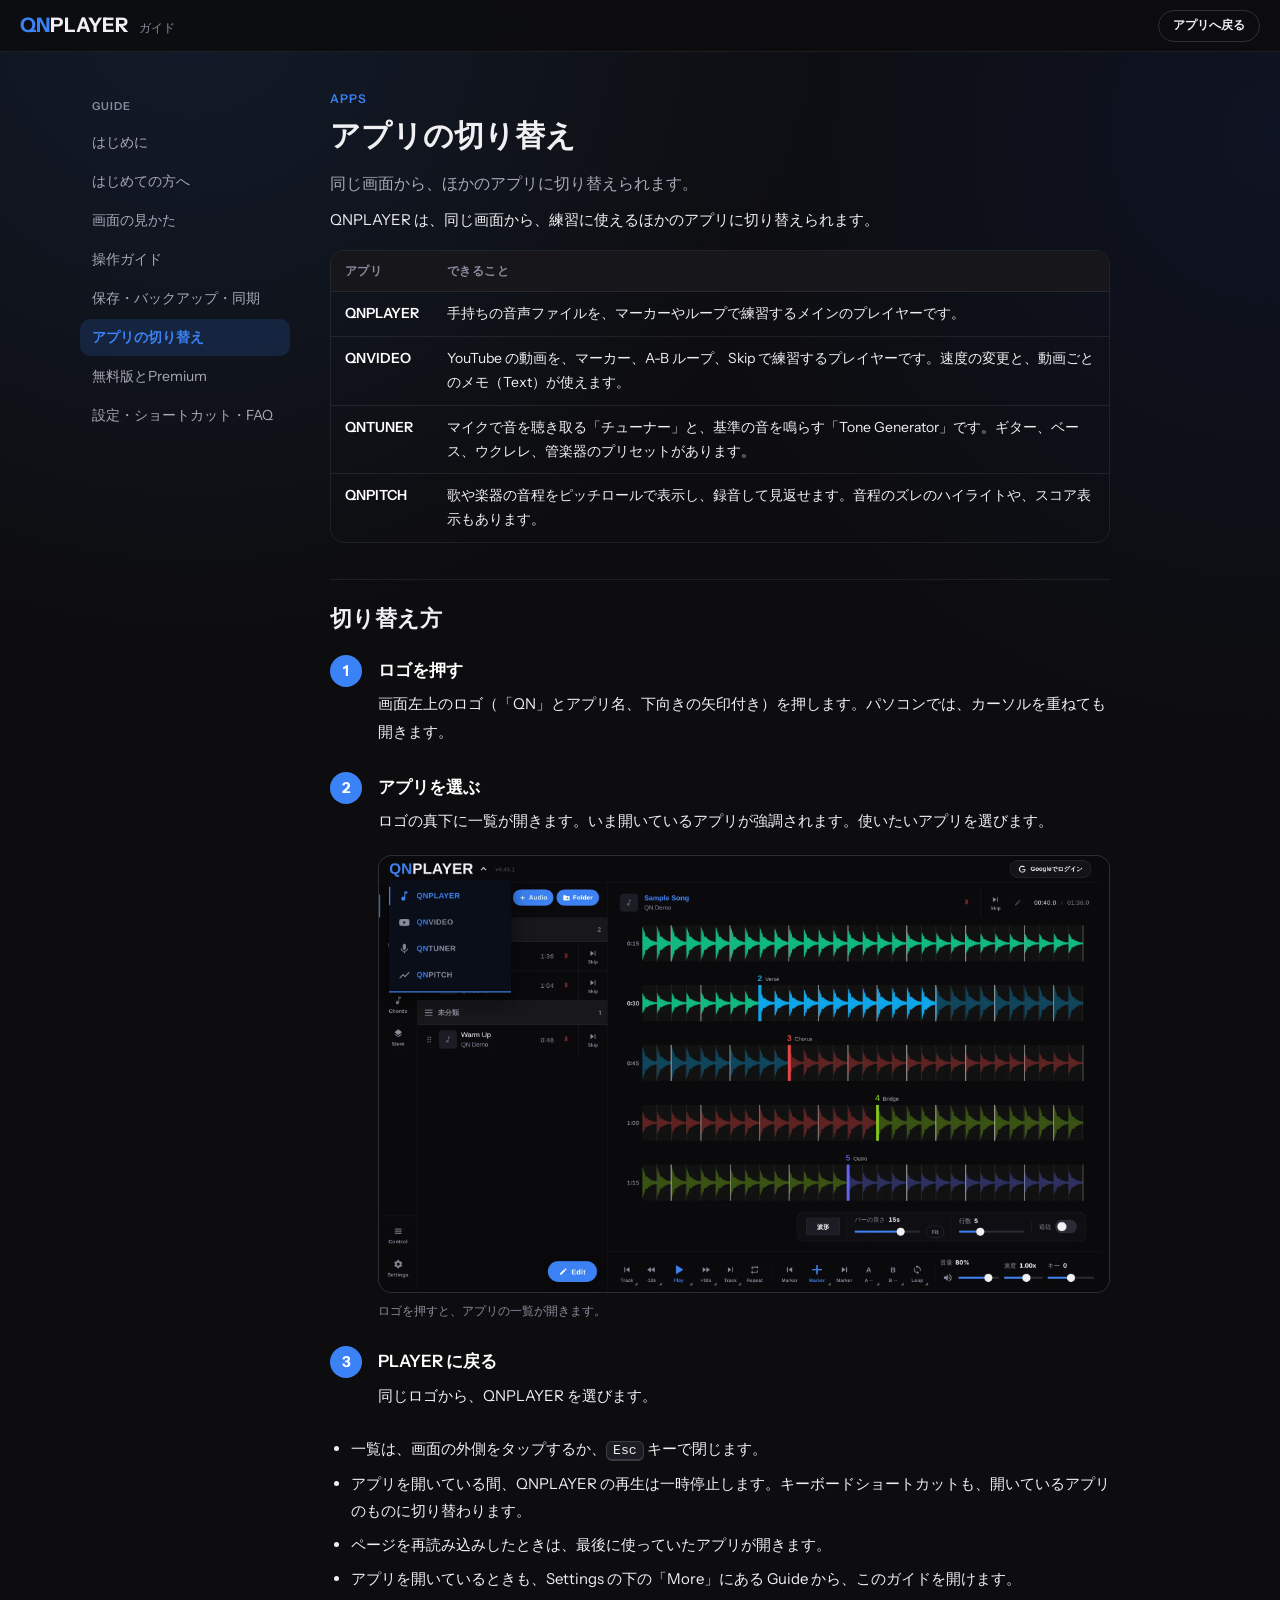
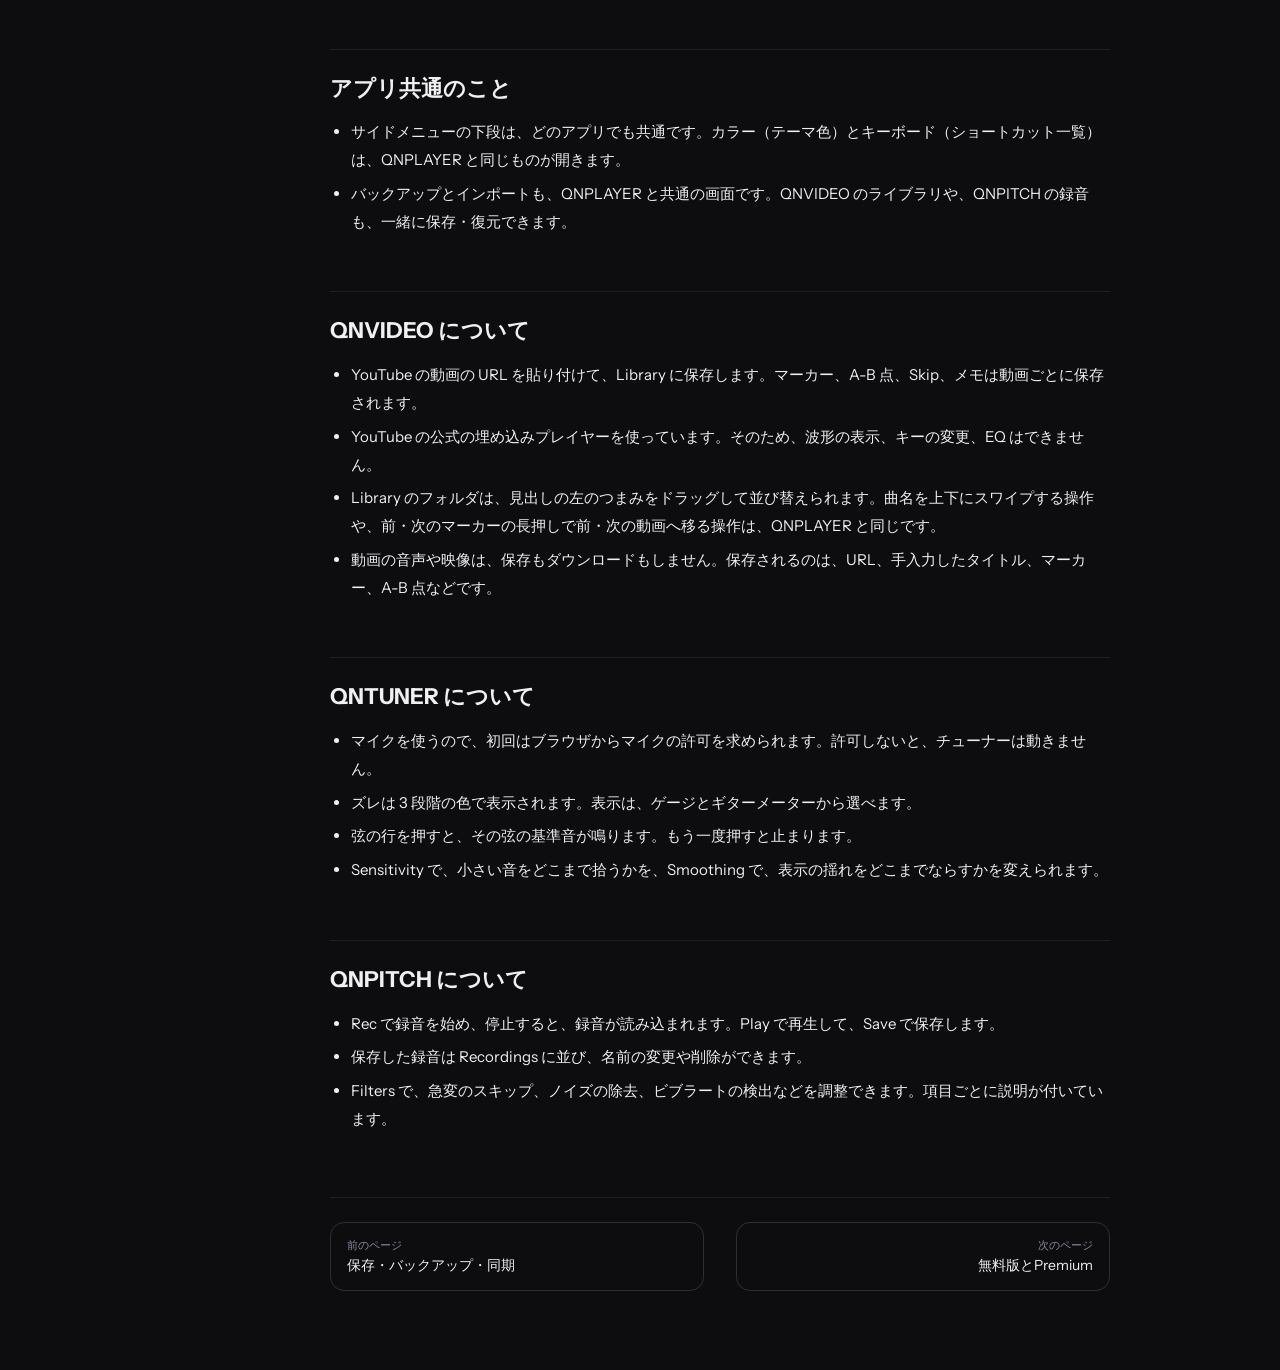
<file: guide/apps.html>
<!DOCTYPE html>
<html lang="ja">
<head>
<meta charset="UTF-8">
<meta name="viewport" content="width=device-width, initial-scale=1">
<title>アプリの切り替え | QNPLAYER ガイド</title>
<link rel="icon" type="image/x-icon" href="../favicon/favicon.ico">
<link rel="stylesheet" href="https://fonts.googleapis.com/css2?family=Instrument+Sans:wght@400;500;600;700&amp;display=swap">
<link rel="stylesheet" href="guide.css">
<script src="guide.js"></script>
</head>
<body>
<header class="g-top">
  <a class="g-logo" href="index.html"><b>QN</b>PLAYER<small>ガイド</small></a>
  <span class="g-top-spacer"></span>
  <a class="g-back" href="../index.html">アプリへ戻る</a>
</header>
<div class="g-shell">
  <nav class="g-nav" aria-label="ガイドの目次">
    <p class="g-nav-title">Guide</p>
    <a href="index.html">はじめに</a><a href="start.html">はじめての方へ</a><a href="screen.html">画面の見かた</a><a href="operations.html">操作ガイド</a><a href="data.html">保存・バックアップ・同期</a><a href="apps.html" class="is-current">アプリの切り替え</a><a href="plan.html">無料版とPremium</a><a href="reference.html">設定・ショートカット・FAQ</a>
  </nav>
  <main class="g-main">
    <p class="g-eyebrow">APPS</p>
    <h1>アプリの切り替え</h1>
    <p class="g-lead">同じ画面から、ほかのアプリに切り替えられます。</p>

<p>QNPLAYER は、同じ画面から、練習に使えるほかのアプリに切り替えられます。</p>
<div class="g-table-wrap"><table><thead><tr><th>アプリ</th><th>できること</th></tr></thead><tbody><tr><td>QNPLAYER</td><td>手持ちの音声ファイルを、マーカーやループで練習するメインのプレイヤーです。</td></tr><tr><td>QNVIDEO</td><td>YouTube の動画を、マーカー、A-B ループ、Skip で練習するプレイヤーです。速度の変更と、動画ごとのメモ（Text）が使えます。</td></tr><tr><td>QNTUNER</td><td>マイクで音を聴き取る「チューナー」と、基準の音を鳴らす「Tone Generator」です。ギター、ベース、ウクレレ、管楽器のプリセットがあります。</td></tr><tr><td>QNPITCH</td><td>歌や楽器の音程をピッチロールで表示し、録音して見返せます。音程のズレのハイライトや、スコア表示もあります。</td></tr></tbody></table></div>

<h2 id="switch">切り替え方</h2>
<ol class="g-steps">
  <li><strong>ロゴを押す</strong>
    画面左上のロゴ（「QN」とアプリ名、下向きの矢印付き）を押します。パソコンでは、カーソルを重ねても開きます。
  </li>
  <li><strong>アプリを選ぶ</strong>
    ロゴの真下に一覧が開きます。いま開いているアプリが強調されます。使いたいアプリを選びます。
    <figure class="g-fig"><img src="img/pc-flyout.webp" alt="ロゴを押すと、アプリの一覧が開きます。" loading="lazy"><figcaption>ロゴを押すと、アプリの一覧が開きます。</figcaption></figure>
  </li>
  <li><strong>PLAYER に戻る</strong>
    同じロゴから、QNPLAYER を選びます。
  </li>
</ol>
<ul>
  <li>一覧は、画面の外側をタップするか、<kbd>Esc</kbd> キーで閉じます。</li>
  <li>アプリを開いている間、QNPLAYER の再生は一時停止します。キーボードショートカットも、開いているアプリのものに切り替わります。</li>
  <li>ページを再読み込みしたときは、最後に使っていたアプリが開きます。</li>
  <li>アプリを開いているときも、Settings の下の「More」にある Guide から、このガイドを開けます。</li>
</ul>

<h2 id="common">アプリ共通のこと</h2>
<ul>
  <li>サイドメニューの下段は、どのアプリでも共通です。カラー（テーマ色）とキーボード（ショートカット一覧）は、QNPLAYER と同じものが開きます。</li>
  <li>バックアップとインポートも、QNPLAYER と共通の画面です。QNVIDEO のライブラリや、QNPITCH の録音も、一緒に保存・復元できます。</li>
</ul>

<h2 id="video">QNVIDEO について</h2>
<ul>
  <li>YouTube の動画の URL を貼り付けて、Library に保存します。マーカー、A-B 点、Skip、メモは動画ごとに保存されます。</li>
  <li>YouTube の公式の埋め込みプレイヤーを使っています。そのため、波形の表示、キーの変更、EQ はできません。</li>
  <li>Library のフォルダは、見出しの左のつまみをドラッグして並び替えられます。曲名を上下にスワイプする操作や、前・次のマーカーの長押しで前・次の動画へ移る操作は、QNPLAYER と同じです。</li>
  <li>動画の音声や映像は、保存もダウンロードもしません。保存されるのは、URL、手入力したタイトル、マーカー、A-B 点などです。</li>
</ul>

<h2 id="tuner">QNTUNER について</h2>
<ul>
  <li>マイクを使うので、初回はブラウザからマイクの許可を求められます。許可しないと、チューナーは動きません。</li>
  <li>ズレは 3 段階の色で表示されます。表示は、ゲージとギターメーターから選べます。</li>
  <li>弦の行を押すと、その弦の基準音が鳴ります。もう一度押すと止まります。</li>
  <li>Sensitivity で、小さい音をどこまで拾うかを、Smoothing で、表示の揺れをどこまでならすかを変えられます。</li>
</ul>

<h2 id="pitch">QNPITCH について</h2>
<ul>
  <li>Rec で録音を始め、停止すると、録音が読み込まれます。Play で再生して、Save で保存します。</li>
  <li>保存した録音は Recordings に並び、名前の変更や削除ができます。</li>
  <li>Filters で、急変のスキップ、ノイズの除去、ビブラートの検出などを調整できます。項目ごとに説明が付いています。</li>
</ul>

    <div class="g-pager"><a class="prev" href="data.html"><small>前のページ</small>保存・バックアップ・同期</a><a class="next" href="plan.html"><small>次のページ</small>無料版とPremium</a></div>
  </main>
</div>
</body>
</html>
</file>
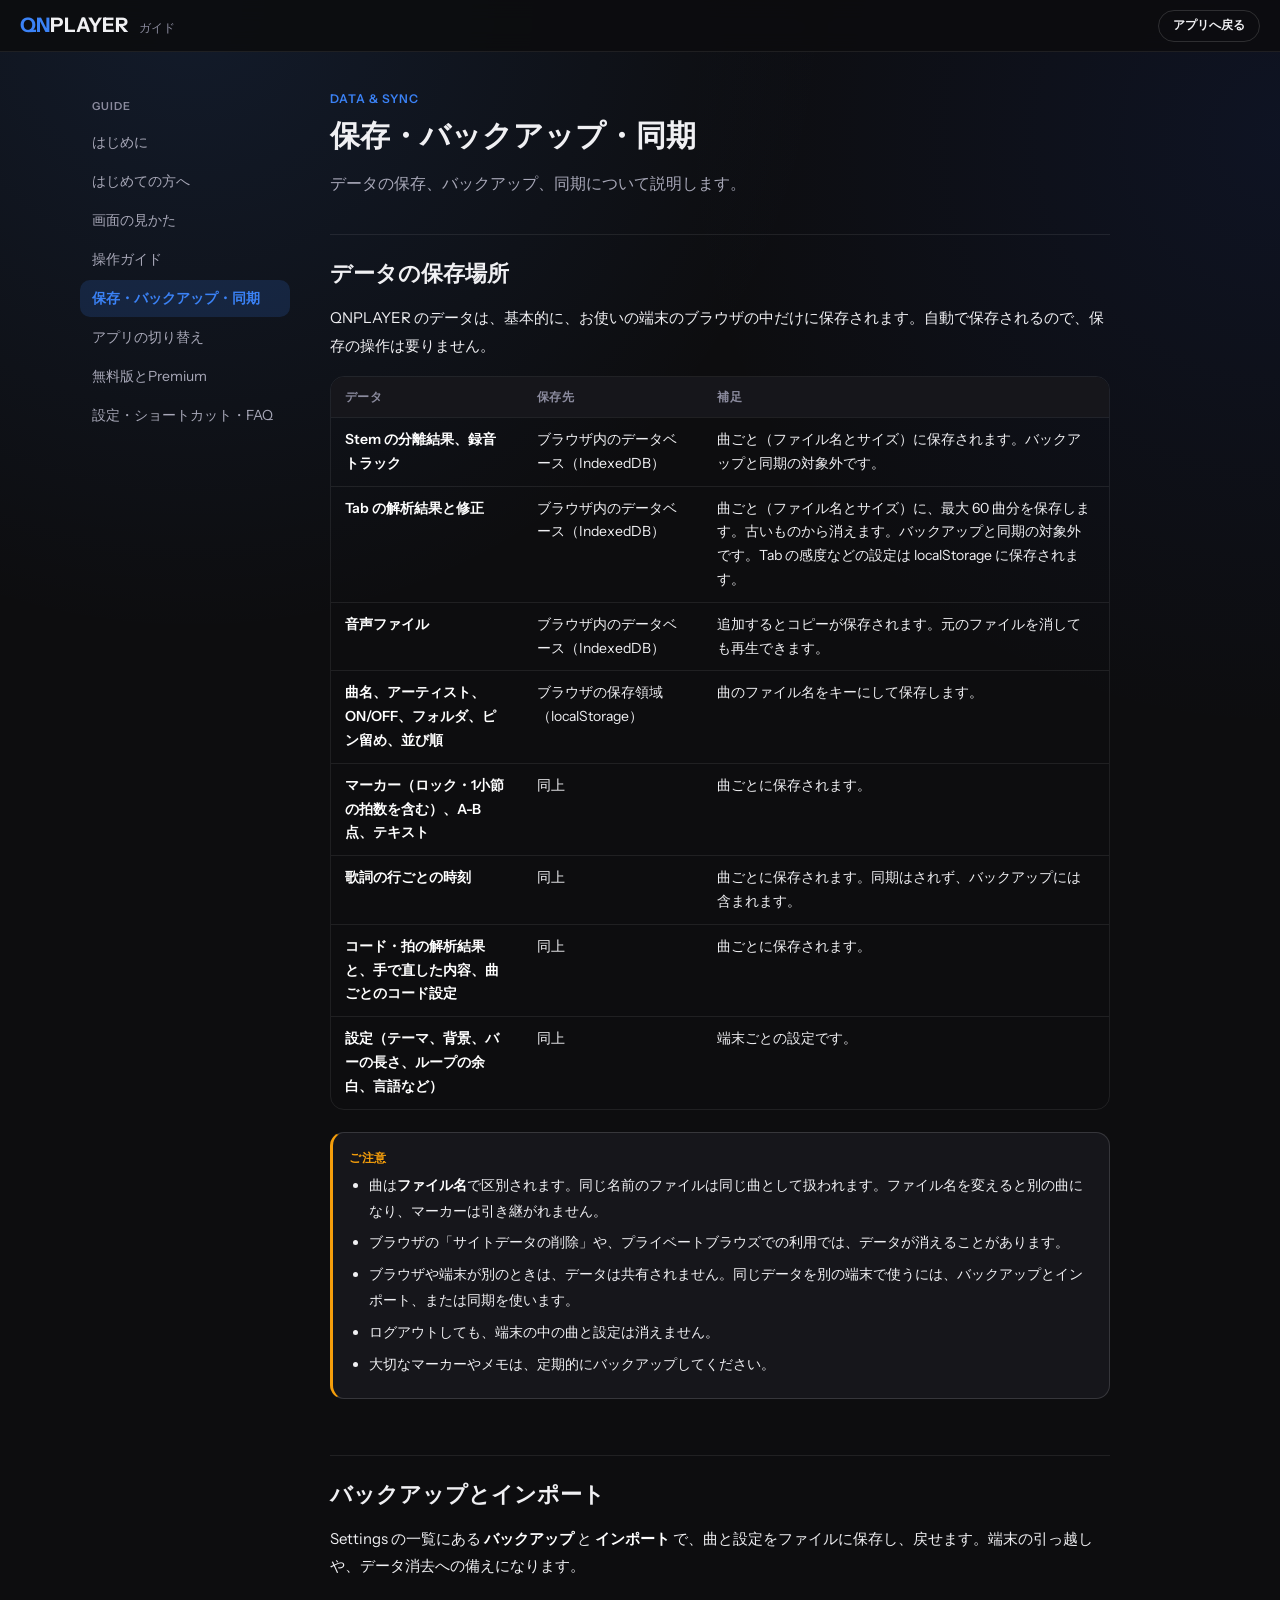
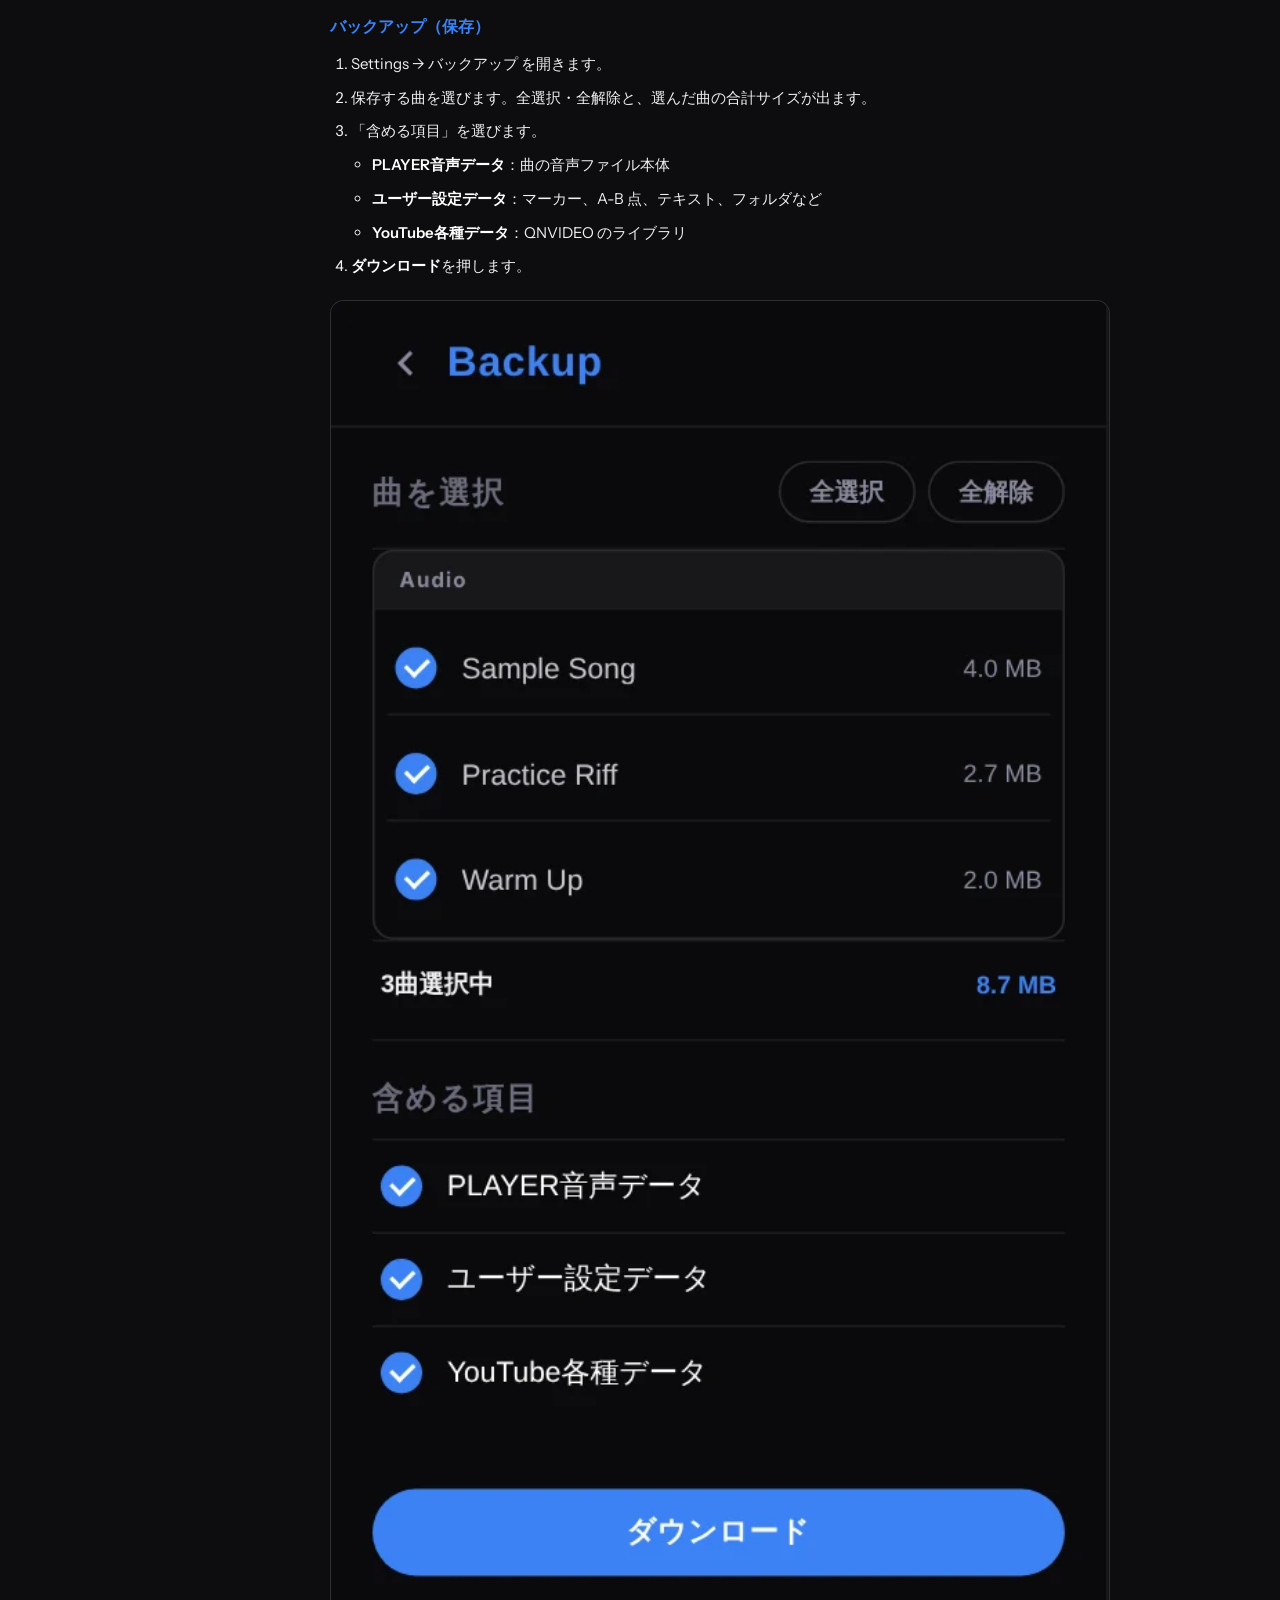
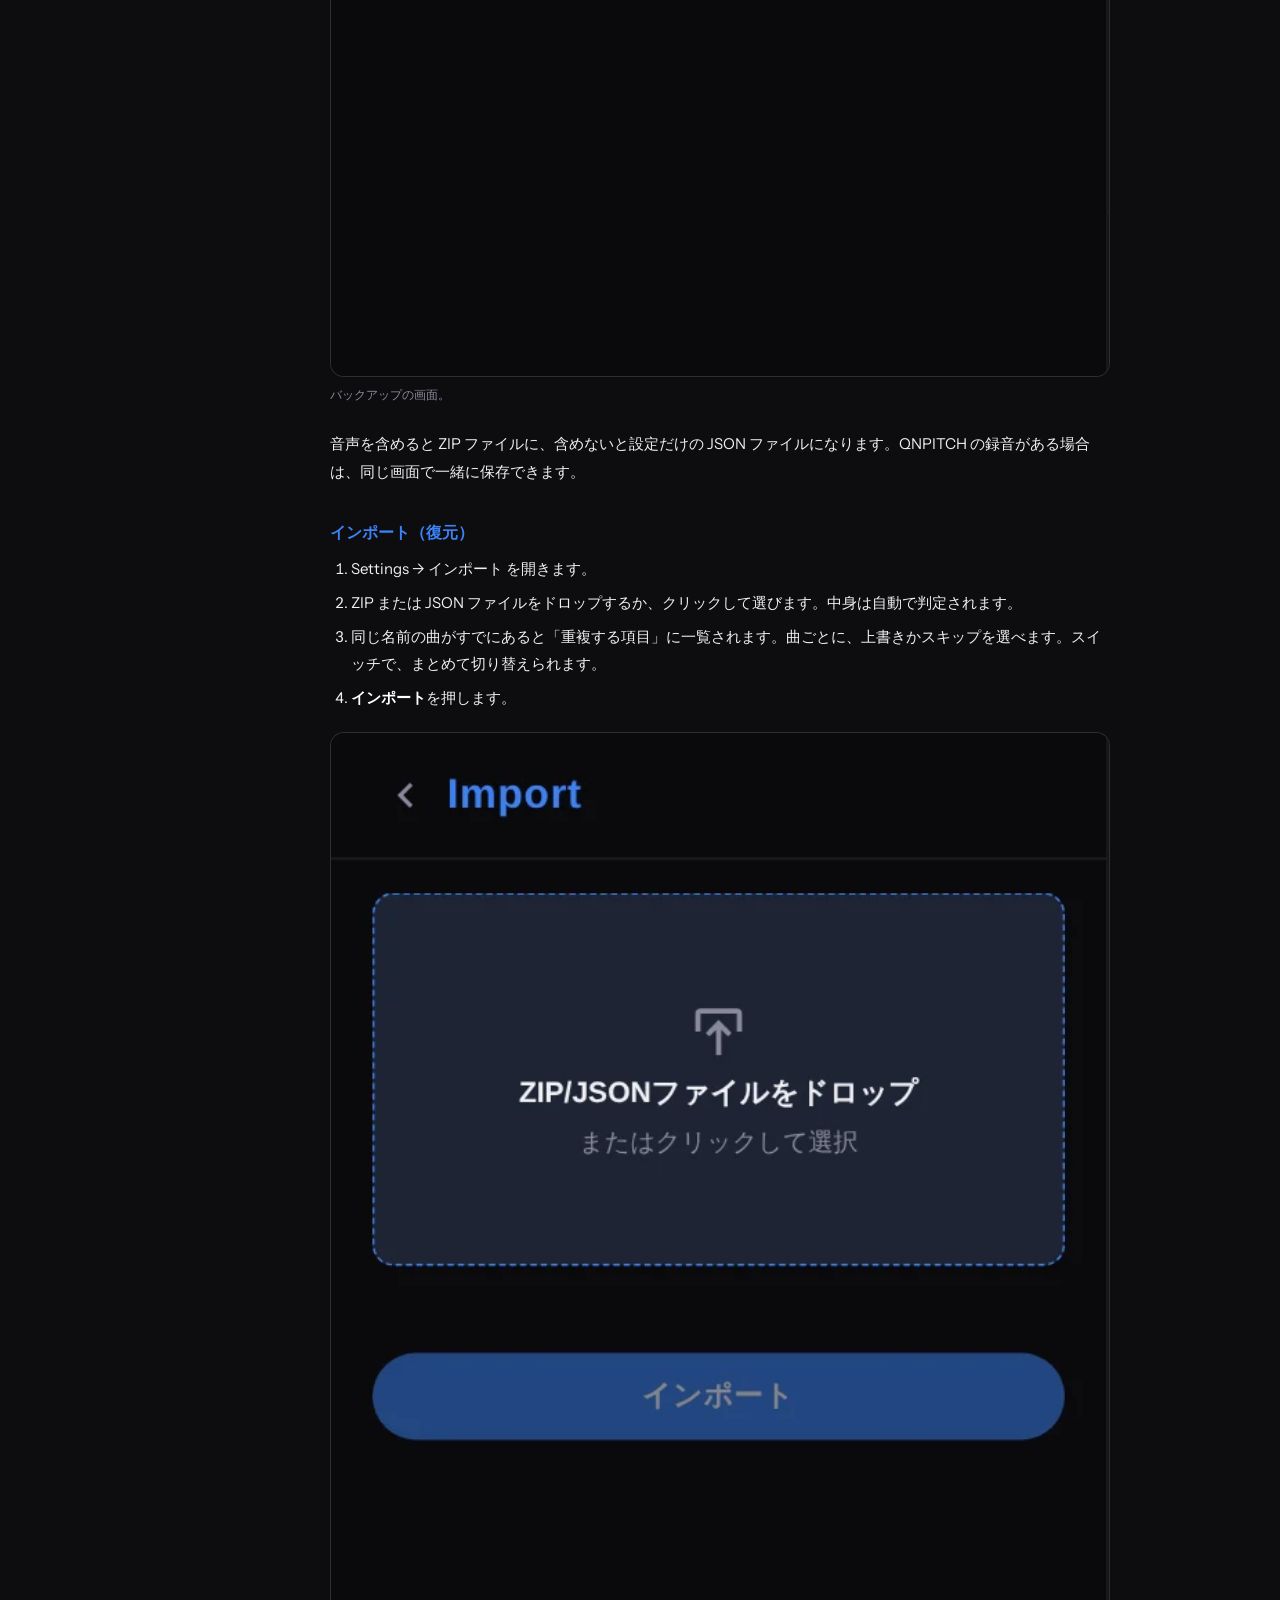
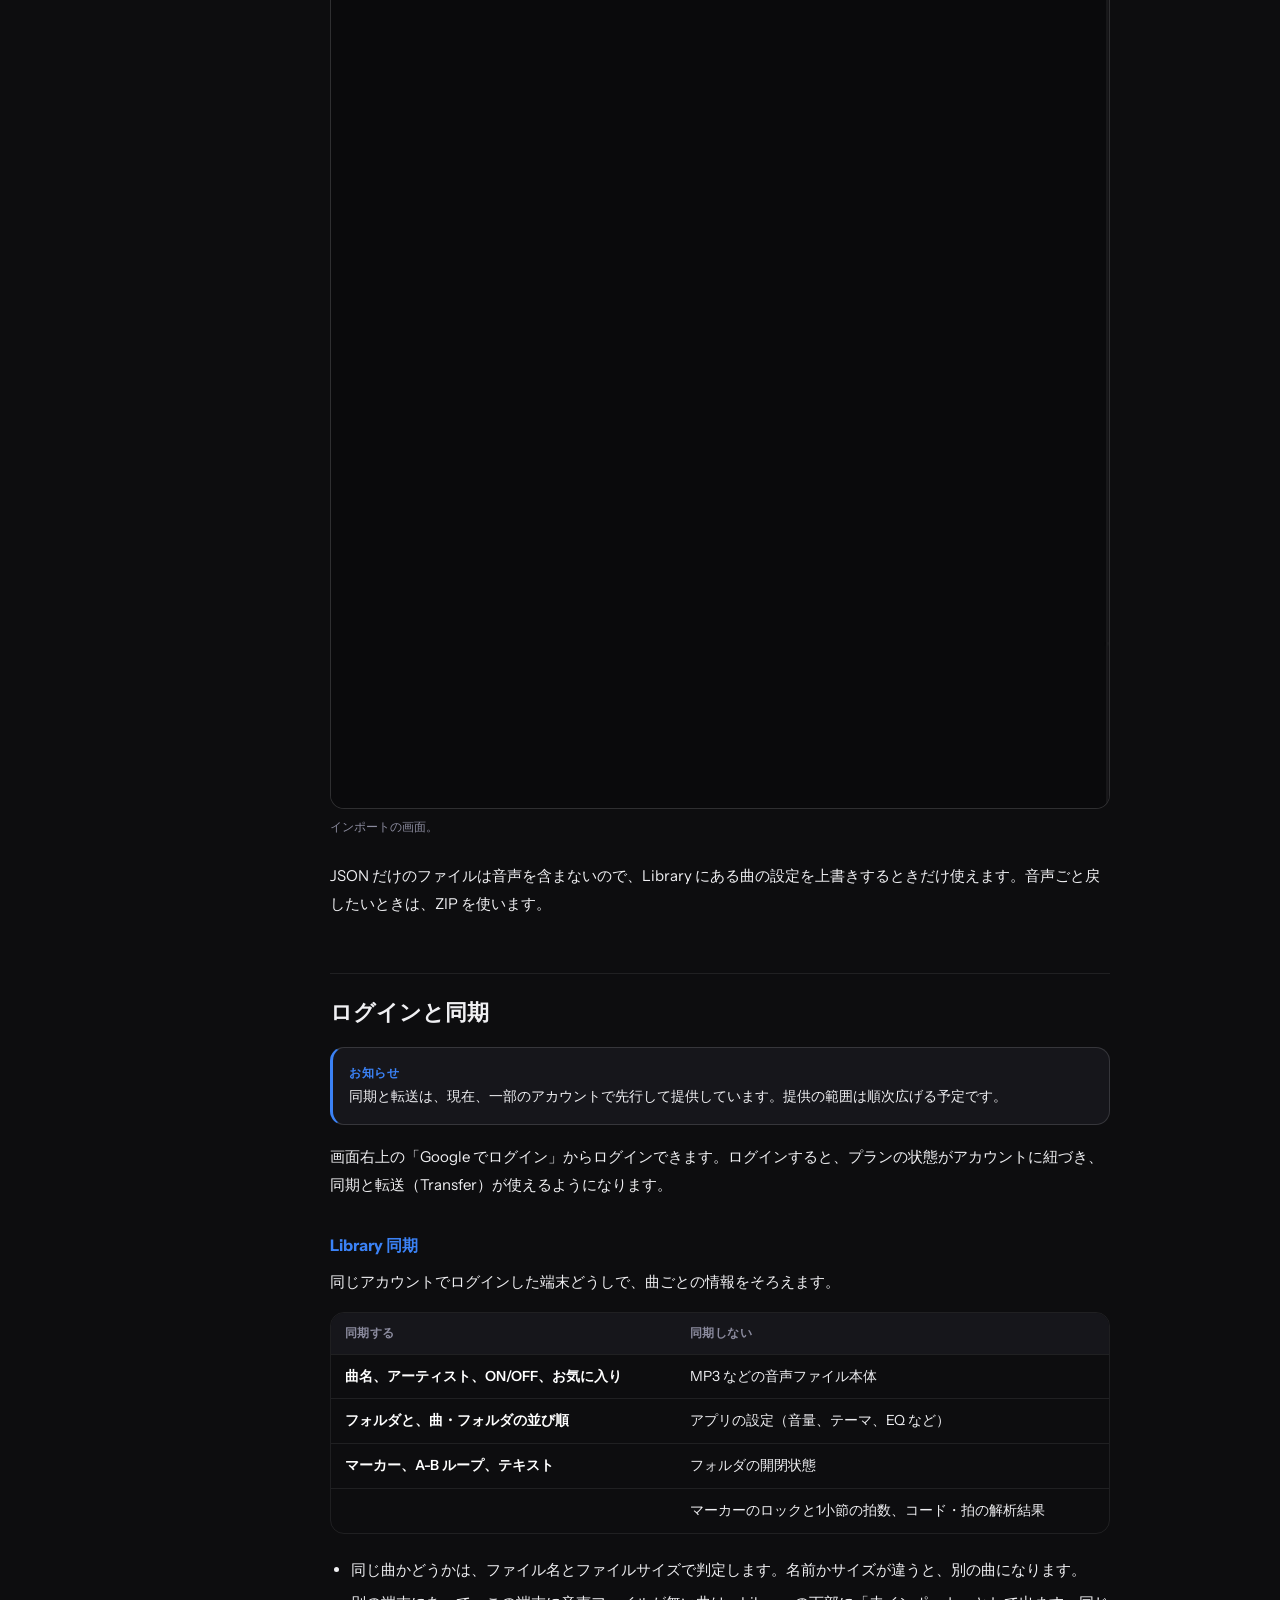
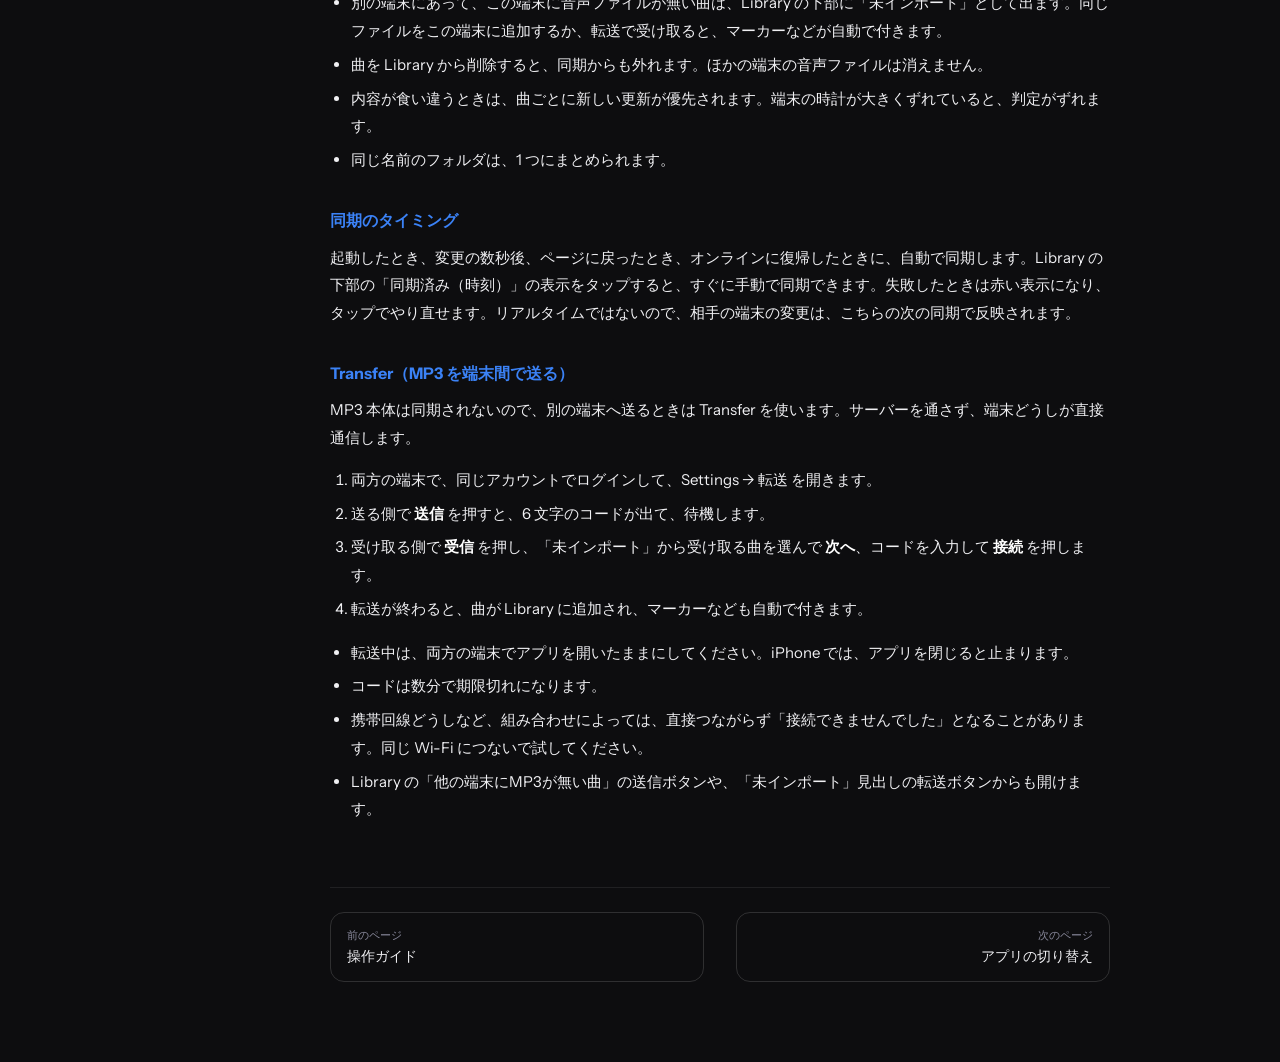
<file: guide/data.html>
<!DOCTYPE html>
<html lang="ja">
<head>
<meta charset="UTF-8">
<meta name="viewport" content="width=device-width, initial-scale=1">
<title>保存・バックアップ・同期 | QNPLAYER ガイド</title>
<link rel="icon" type="image/x-icon" href="../favicon/favicon.ico">
<link rel="stylesheet" href="https://fonts.googleapis.com/css2?family=Instrument+Sans:wght@400;500;600;700&amp;display=swap">
<link rel="stylesheet" href="guide.css">
<script src="guide.js"></script>
</head>
<body>
<header class="g-top">
  <a class="g-logo" href="index.html"><b>QN</b>PLAYER<small>ガイド</small></a>
  <span class="g-top-spacer"></span>
  <a class="g-back" href="../index.html">アプリへ戻る</a>
</header>
<div class="g-shell">
  <nav class="g-nav" aria-label="ガイドの目次">
    <p class="g-nav-title">Guide</p>
    <a href="index.html">はじめに</a><a href="start.html">はじめての方へ</a><a href="screen.html">画面の見かた</a><a href="operations.html">操作ガイド</a><a href="data.html" class="is-current">保存・バックアップ・同期</a><a href="apps.html">アプリの切り替え</a><a href="plan.html">無料版とPremium</a><a href="reference.html">設定・ショートカット・FAQ</a>
  </nav>
  <main class="g-main">
    <p class="g-eyebrow">DATA & SYNC</p>
    <h1>保存・バックアップ・同期</h1>
    <p class="g-lead">データの保存、バックアップ、同期について説明します。</p>

<h2 id="storage">データの保存場所</h2>
<p>QNPLAYER のデータは、基本的に、お使いの端末のブラウザの中だけに保存されます。自動で保存されるので、保存の操作は要りません。</p>
<div class="g-table-wrap"><table><thead><tr><th>データ</th><th>保存先</th><th>補足</th></tr></thead><tbody><tr><td class="wrap-first">Stem の分離結果、録音トラック</td><td>ブラウザ内のデータベース（IndexedDB）</td><td>曲ごと（ファイル名とサイズ）に保存されます。バックアップと同期の対象外です。</td></tr><tr><td class="wrap-first">Tab の解析結果と修正</td><td>ブラウザ内のデータベース（IndexedDB）</td><td>曲ごと（ファイル名とサイズ）に、最大 60 曲分を保存します。古いものから消えます。バックアップと同期の対象外です。Tab の感度などの設定は localStorage に保存されます。</td></tr><tr><td class="wrap-first">音声ファイル</td><td>ブラウザ内のデータベース（IndexedDB）</td><td>追加するとコピーが保存されます。元のファイルを消しても再生できます。</td></tr><tr><td class="wrap-first">曲名、アーティスト、ON/OFF、フォルダ、ピン留め、並び順</td><td>ブラウザの保存領域（localStorage）</td><td>曲のファイル名をキーにして保存します。</td></tr><tr><td class="wrap-first">マーカー（ロック・1小節の拍数を含む）、A-B 点、テキスト</td><td>同上</td><td>曲ごとに保存されます。</td></tr><tr><td class="wrap-first">歌詞の行ごとの時刻</td><td>同上</td><td>曲ごとに保存されます。同期はされず、バックアップには含まれます。</td></tr><tr><td class="wrap-first">コード・拍の解析結果と、手で直した内容、曲ごとのコード設定</td><td>同上</td><td>曲ごとに保存されます。</td></tr><tr><td class="wrap-first">設定（テーマ、背景、バーの長さ、ループの余白、言語など）</td><td>同上</td><td>端末ごとの設定です。</td></tr></tbody></table></div>
<div class="g-warn"><span class="g-note-title">ご注意</span><ul>
<li>曲は<strong>ファイル名</strong>で区別されます。同じ名前のファイルは同じ曲として扱われます。ファイル名を変えると別の曲になり、マーカーは引き継がれません。</li>
<li>ブラウザの「サイトデータの削除」や、プライベートブラウズでの利用では、データが消えることがあります。</li>
<li>ブラウザや端末が別のときは、データは共有されません。同じデータを別の端末で使うには、バックアップとインポート、または同期を使います。</li>
<li>ログアウトしても、端末の中の曲と設定は消えません。</li>
<li>大切なマーカーやメモは、定期的にバックアップしてください。</li>
</ul></div>

<h2 id="backup">バックアップとインポート</h2>
<p>Settings の一覧にある <strong>バックアップ</strong> と <strong>インポート</strong> で、曲と設定をファイルに保存し、戻せます。端末の引っ越しや、データ消去への備えになります。</p>
<h3>バックアップ（保存）</h3>
<ol>
  <li>Settings → バックアップ を開きます。</li>
  <li>保存する曲を選びます。全選択・全解除と、選んだ曲の合計サイズが出ます。</li>
  <li>「含める項目」を選びます。
    <ul>
      <li><strong>PLAYER音声データ</strong>：曲の音声ファイル本体</li>
      <li><strong>ユーザー設定データ</strong>：マーカー、A-B 点、テキスト、フォルダなど</li>
      <li><strong>YouTube各種データ</strong>：QNVIDEO のライブラリ</li>
    </ul>
  </li>
  <li><strong>ダウンロード</strong>を押します。</li>
</ol>
<figure class="g-fig"><img src="img/pc-backup.webp" alt="バックアップの画面。" loading="lazy"><figcaption>バックアップの画面。</figcaption></figure>
<p>音声を含めると ZIP ファイルに、含めないと設定だけの JSON ファイルになります。QNPITCH の録音がある場合は、同じ画面で一緒に保存できます。</p>
<h3>インポート（復元）</h3>
<ol>
  <li>Settings → インポート を開きます。</li>
  <li>ZIP または JSON ファイルをドロップするか、クリックして選びます。中身は自動で判定されます。</li>
  <li>同じ名前の曲がすでにあると「重複する項目」に一覧されます。曲ごとに、上書きかスキップを選べます。スイッチで、まとめて切り替えられます。</li>
  <li><strong>インポート</strong>を押します。</li>
</ol>
<figure class="g-fig"><img src="img/pc-import.webp" alt="インポートの画面。" loading="lazy"><figcaption>インポートの画面。</figcaption></figure>
<p>JSON だけのファイルは音声を含まないので、Library にある曲の設定を上書きするときだけ使えます。音声ごと戻したいときは、ZIP を使います。</p>

<h2 id="sync">ログインと同期</h2>
<div class="g-note"><span class="g-note-title">お知らせ</span>同期と転送は、現在、一部のアカウントで先行して提供しています。提供の範囲は順次広げる予定です。</div>
<p>画面右上の「Google でログイン」からログインできます。ログインすると、プランの状態がアカウントに紐づき、同期と転送（Transfer）が使えるようになります。</p>
<h3>Library 同期</h3>
<p>同じアカウントでログインした端末どうしで、曲ごとの情報をそろえます。</p>
<div class="g-table-wrap"><table><thead><tr><th>同期する</th><th>同期しない</th></tr></thead><tbody><tr><td class="wrap-first">曲名、アーティスト、ON/OFF、お気に入り</td><td>MP3 などの音声ファイル本体</td></tr><tr><td class="wrap-first">フォルダと、曲・フォルダの並び順</td><td>アプリの設定（音量、テーマ、EQ など）</td></tr><tr><td class="wrap-first">マーカー、A-B ループ、テキスト</td><td>フォルダの開閉状態</td></tr><tr><td class="wrap-first"></td><td>マーカーのロックと1小節の拍数、コード・拍の解析結果</td></tr></tbody></table></div>
<ul>
  <li>同じ曲かどうかは、ファイル名とファイルサイズで判定します。名前かサイズが違うと、別の曲になります。</li>
  <li>別の端末にあって、この端末に音声ファイルが無い曲は、Library の下部に「未インポート」として出ます。同じファイルをこの端末に追加するか、転送で受け取ると、マーカーなどが自動で付きます。</li>
  <li>曲を Library から削除すると、同期からも外れます。ほかの端末の音声ファイルは消えません。</li>
  <li>内容が食い違うときは、曲ごとに新しい更新が優先されます。端末の時計が大きくずれていると、判定がずれます。</li>
  <li>同じ名前のフォルダは、1 つにまとめられます。</li>
</ul>
<h3>同期のタイミング</h3>
<p>起動したとき、変更の数秒後、ページに戻ったとき、オンラインに復帰したときに、自動で同期します。Library の下部の「同期済み（時刻）」の表示をタップすると、すぐに手動で同期できます。失敗したときは赤い表示になり、タップでやり直せます。リアルタイムではないので、相手の端末の変更は、こちらの次の同期で反映されます。</p>

<h3 id="transfer">Transfer（MP3 を端末間で送る）</h3>
<p>MP3 本体は同期されないので、別の端末へ送るときは Transfer を使います。サーバーを通さず、端末どうしが直接通信します。</p>
<ol>
  <li>両方の端末で、同じアカウントでログインして、Settings → 転送 を開きます。</li>
  <li>送る側で <strong>送信</strong> を押すと、6 文字のコードが出て、待機します。</li>
  <li>受け取る側で <strong>受信</strong> を押し、「未インポート」から受け取る曲を選んで <strong>次へ</strong>、コードを入力して <strong>接続</strong> を押します。</li>
  <li>転送が終わると、曲が Library に追加され、マーカーなども自動で付きます。</li>
</ol>
<ul>
  <li>転送中は、両方の端末でアプリを開いたままにしてください。iPhone では、アプリを閉じると止まります。</li>
  <li>コードは数分で期限切れになります。</li>
  <li>携帯回線どうしなど、組み合わせによっては、直接つながらず「接続できませんでした」となることがあります。同じ Wi-Fi につないで試してください。</li>
  <li>Library の「他の端末にMP3が無い曲」の送信ボタンや、「未インポート」見出しの転送ボタンからも開けます。</li>
</ul>

    <div class="g-pager"><a class="prev" href="operations.html"><small>前のページ</small>操作ガイド</a><a class="next" href="apps.html"><small>次のページ</small>アプリの切り替え</a></div>
  </main>
</div>
</body>
</html>
</file>
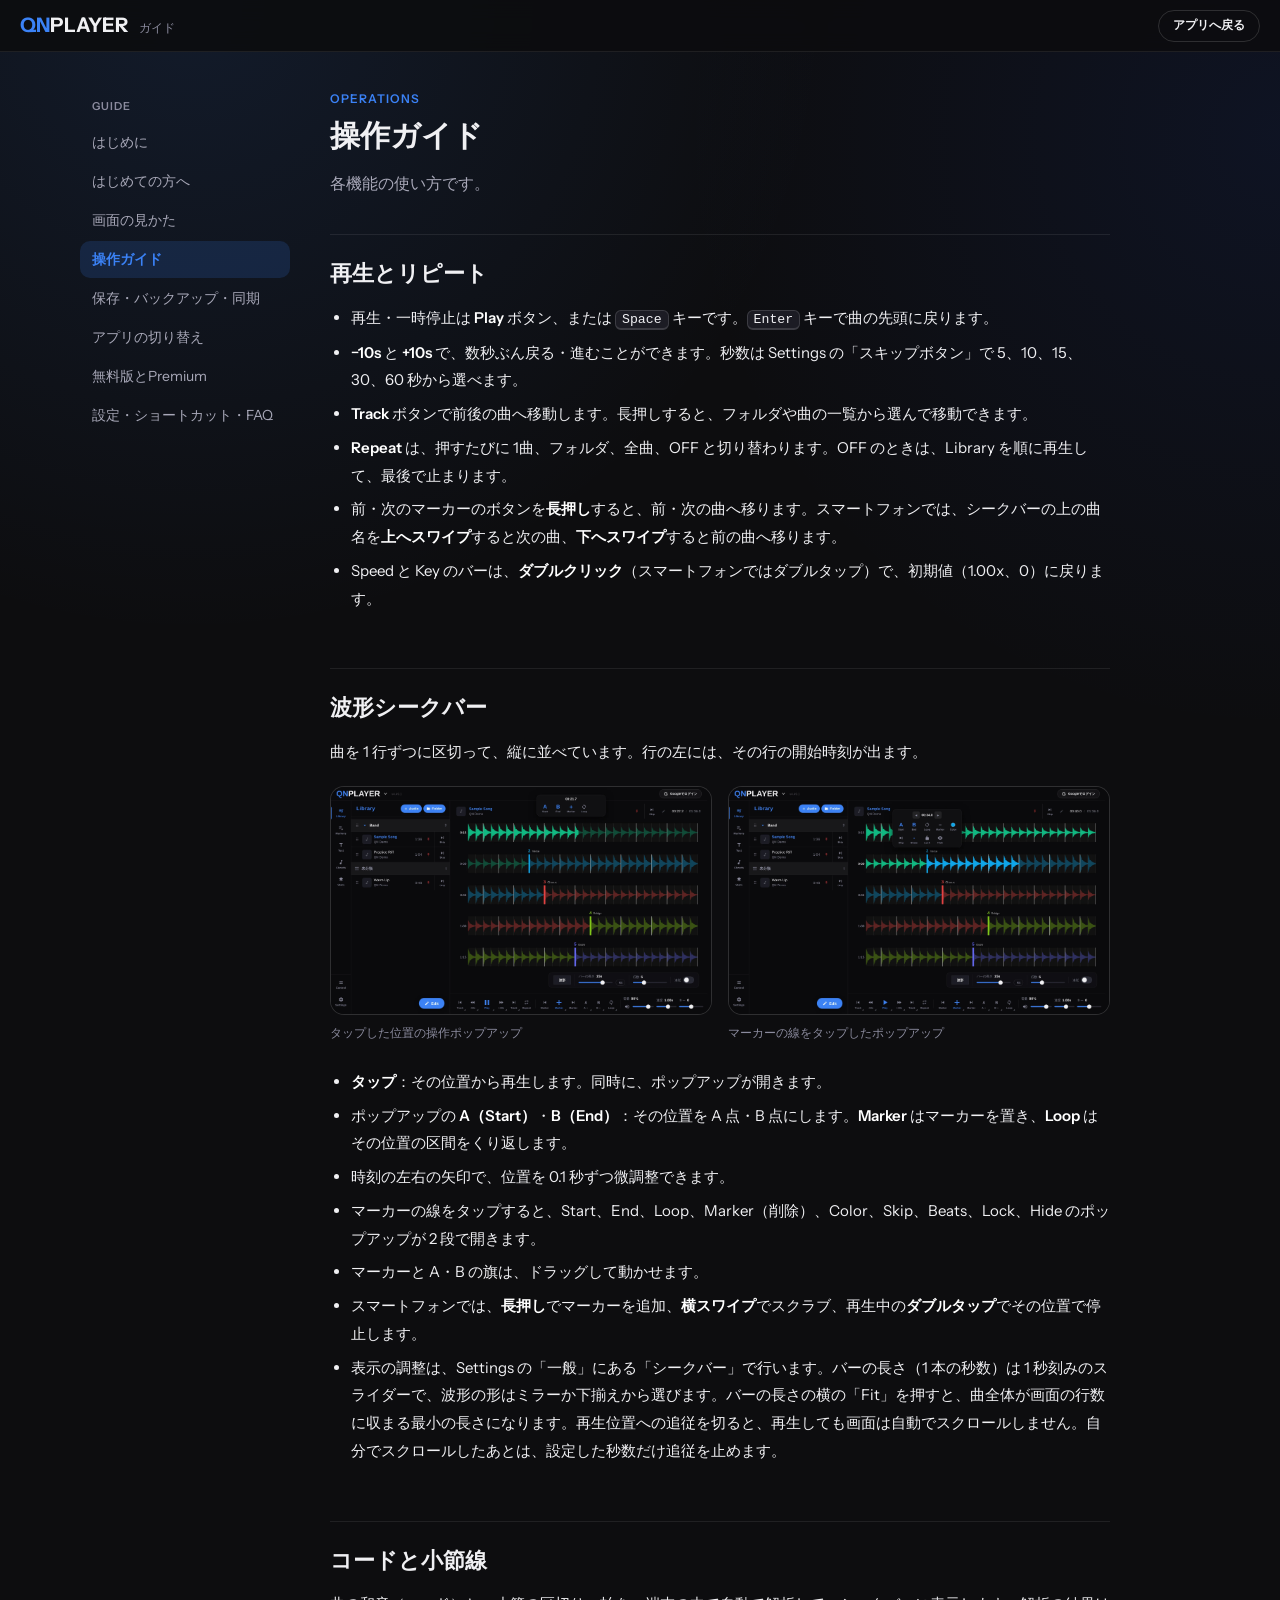
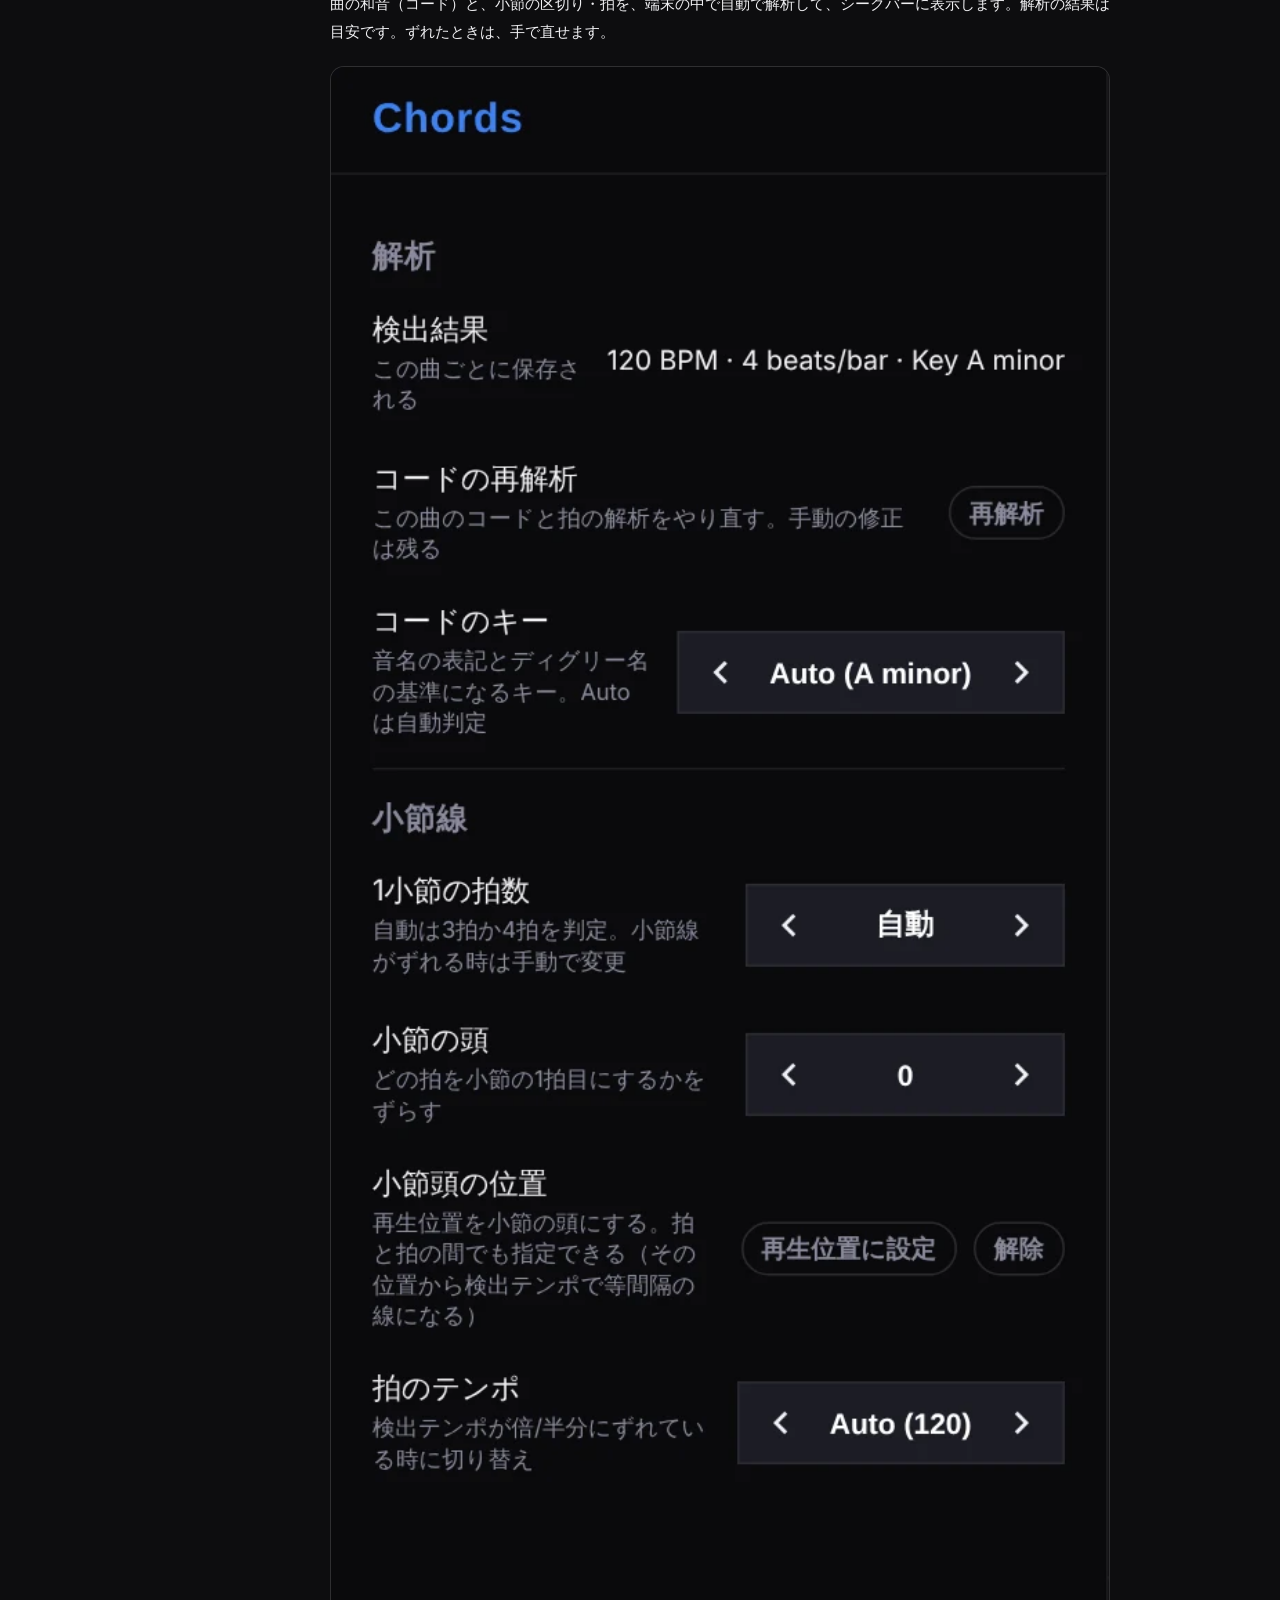
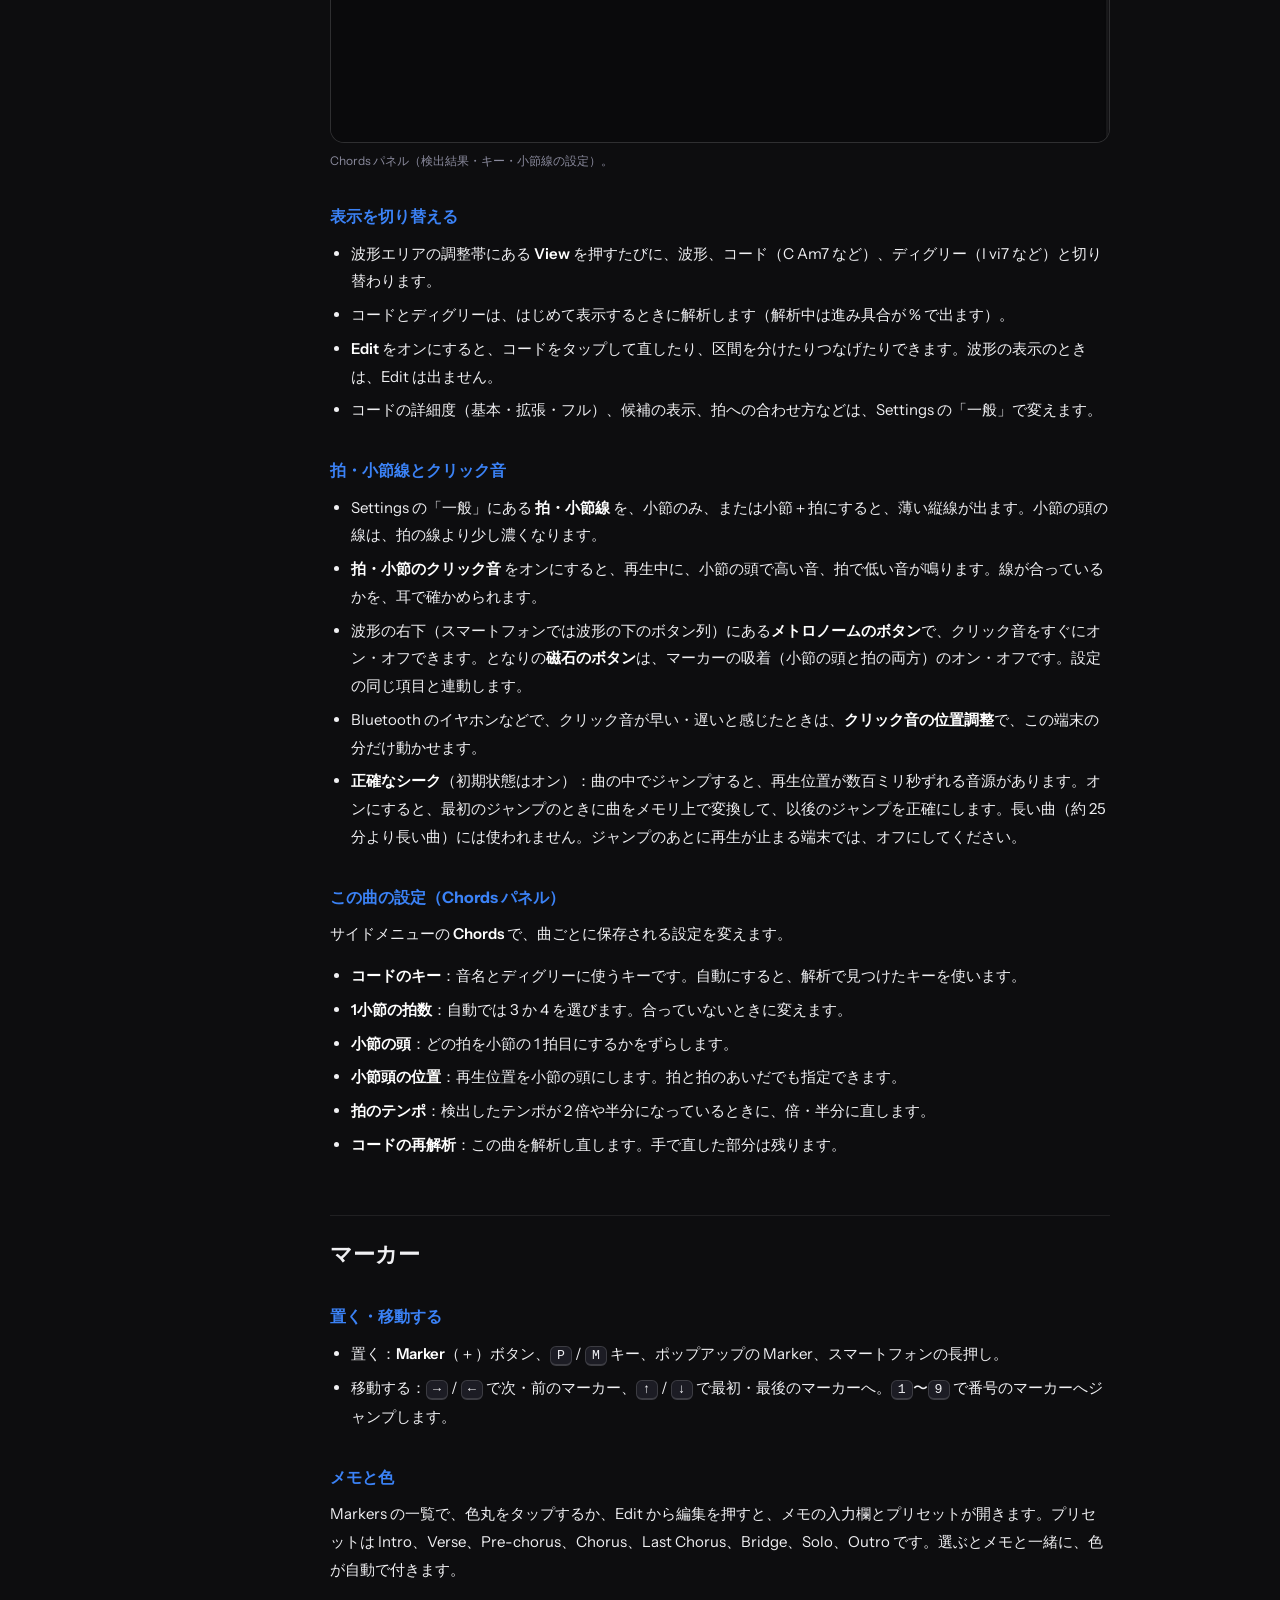
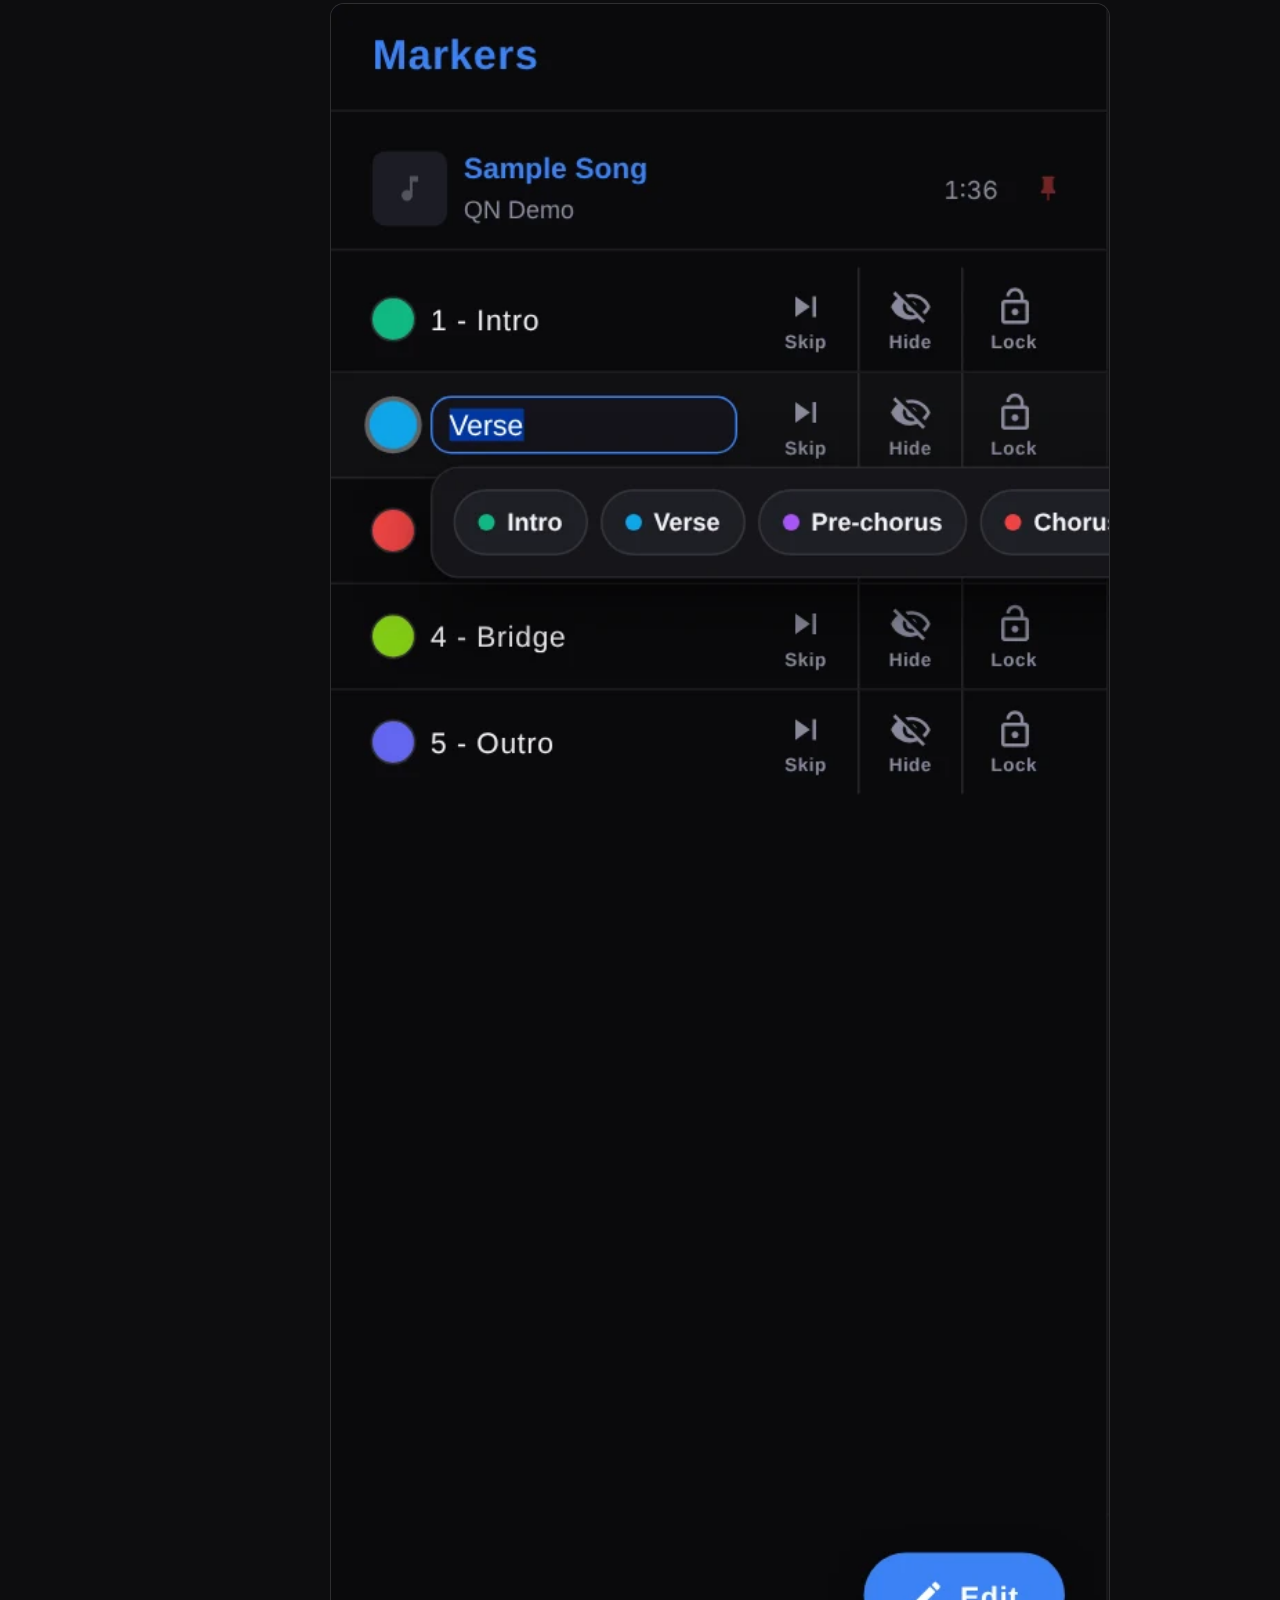
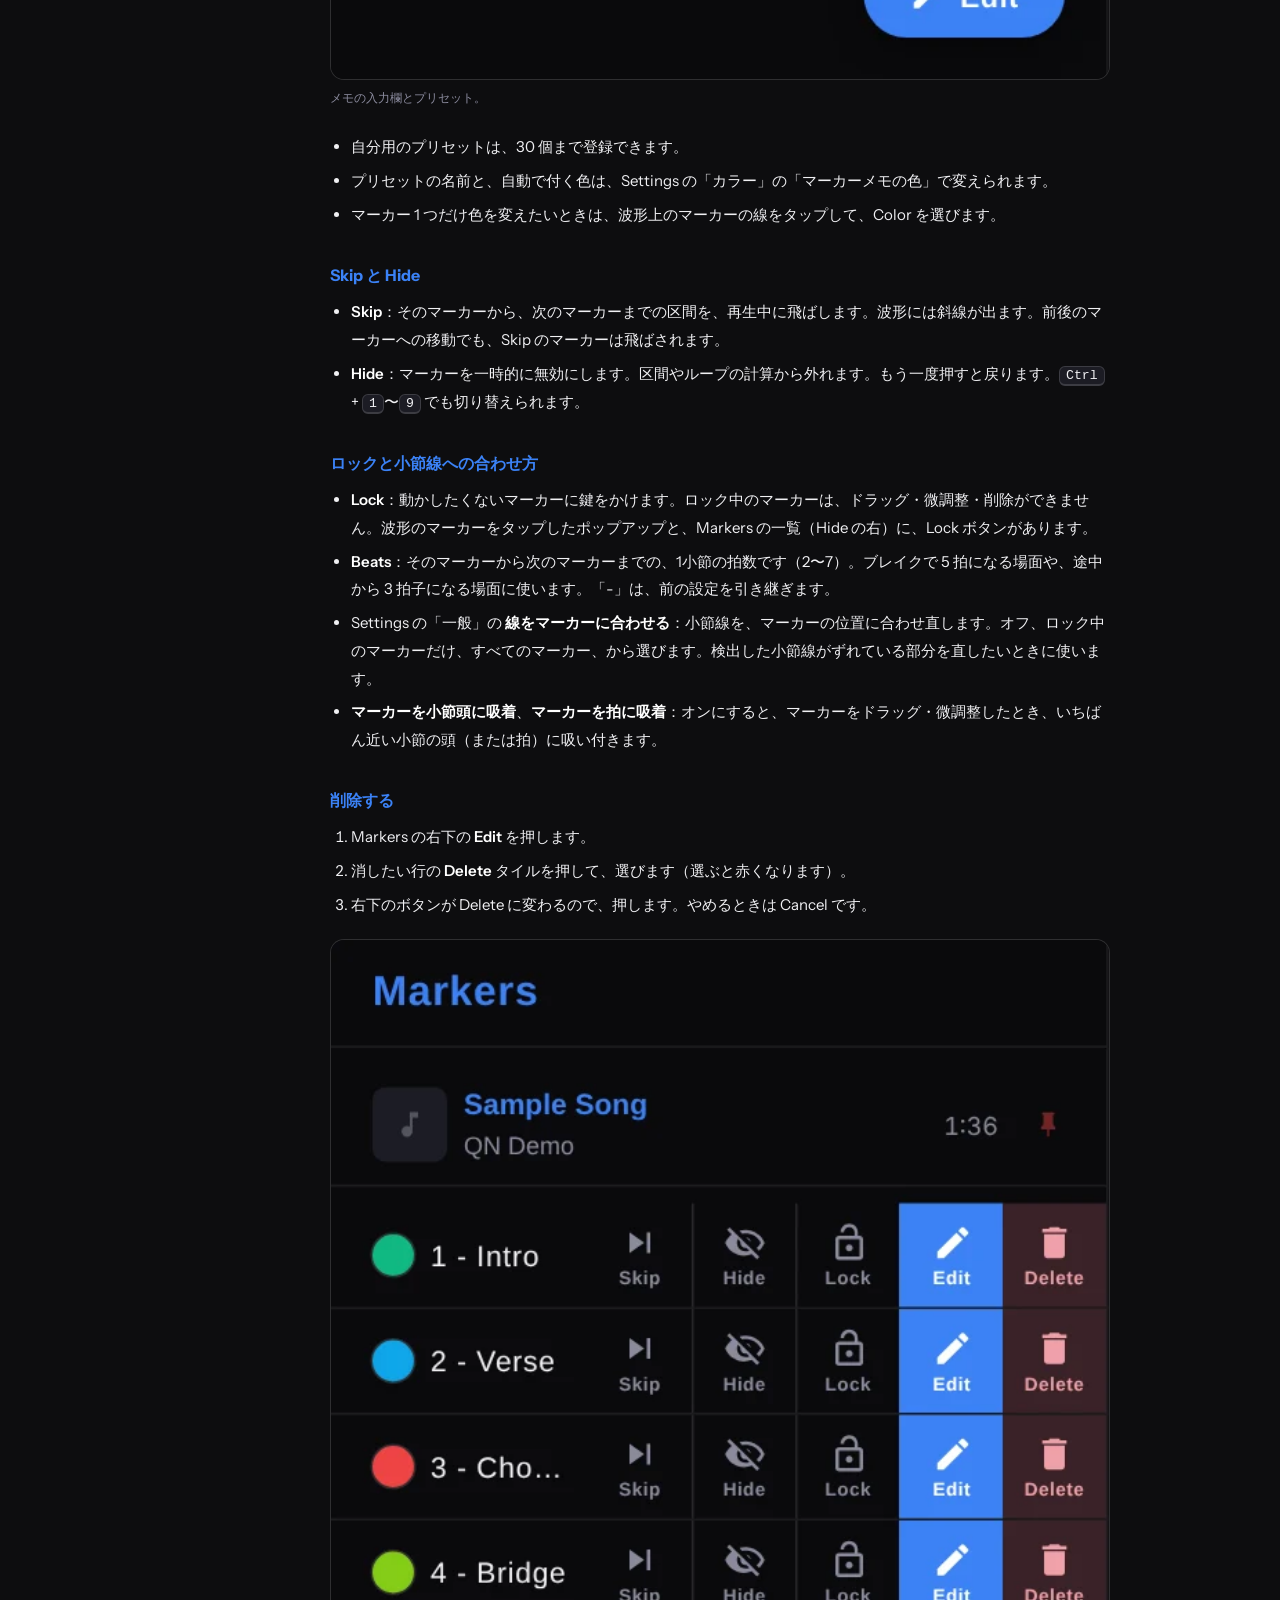
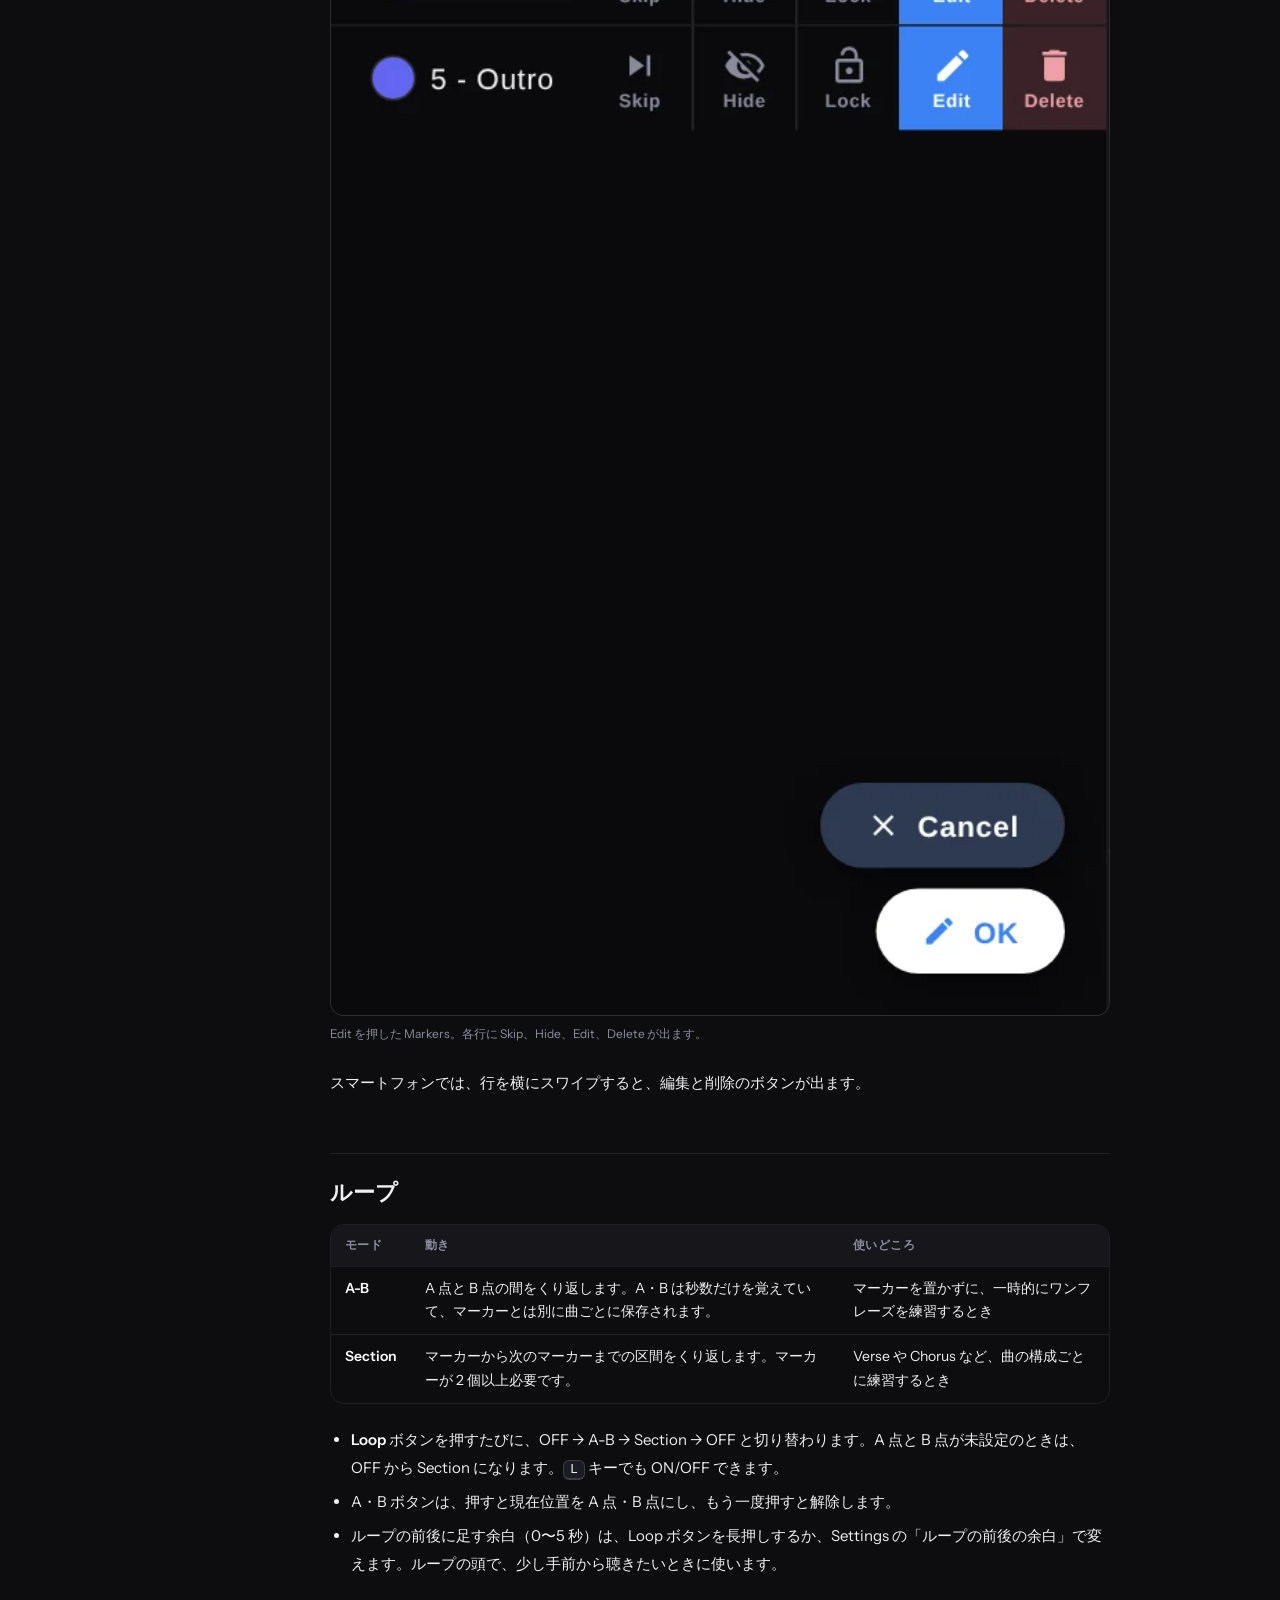
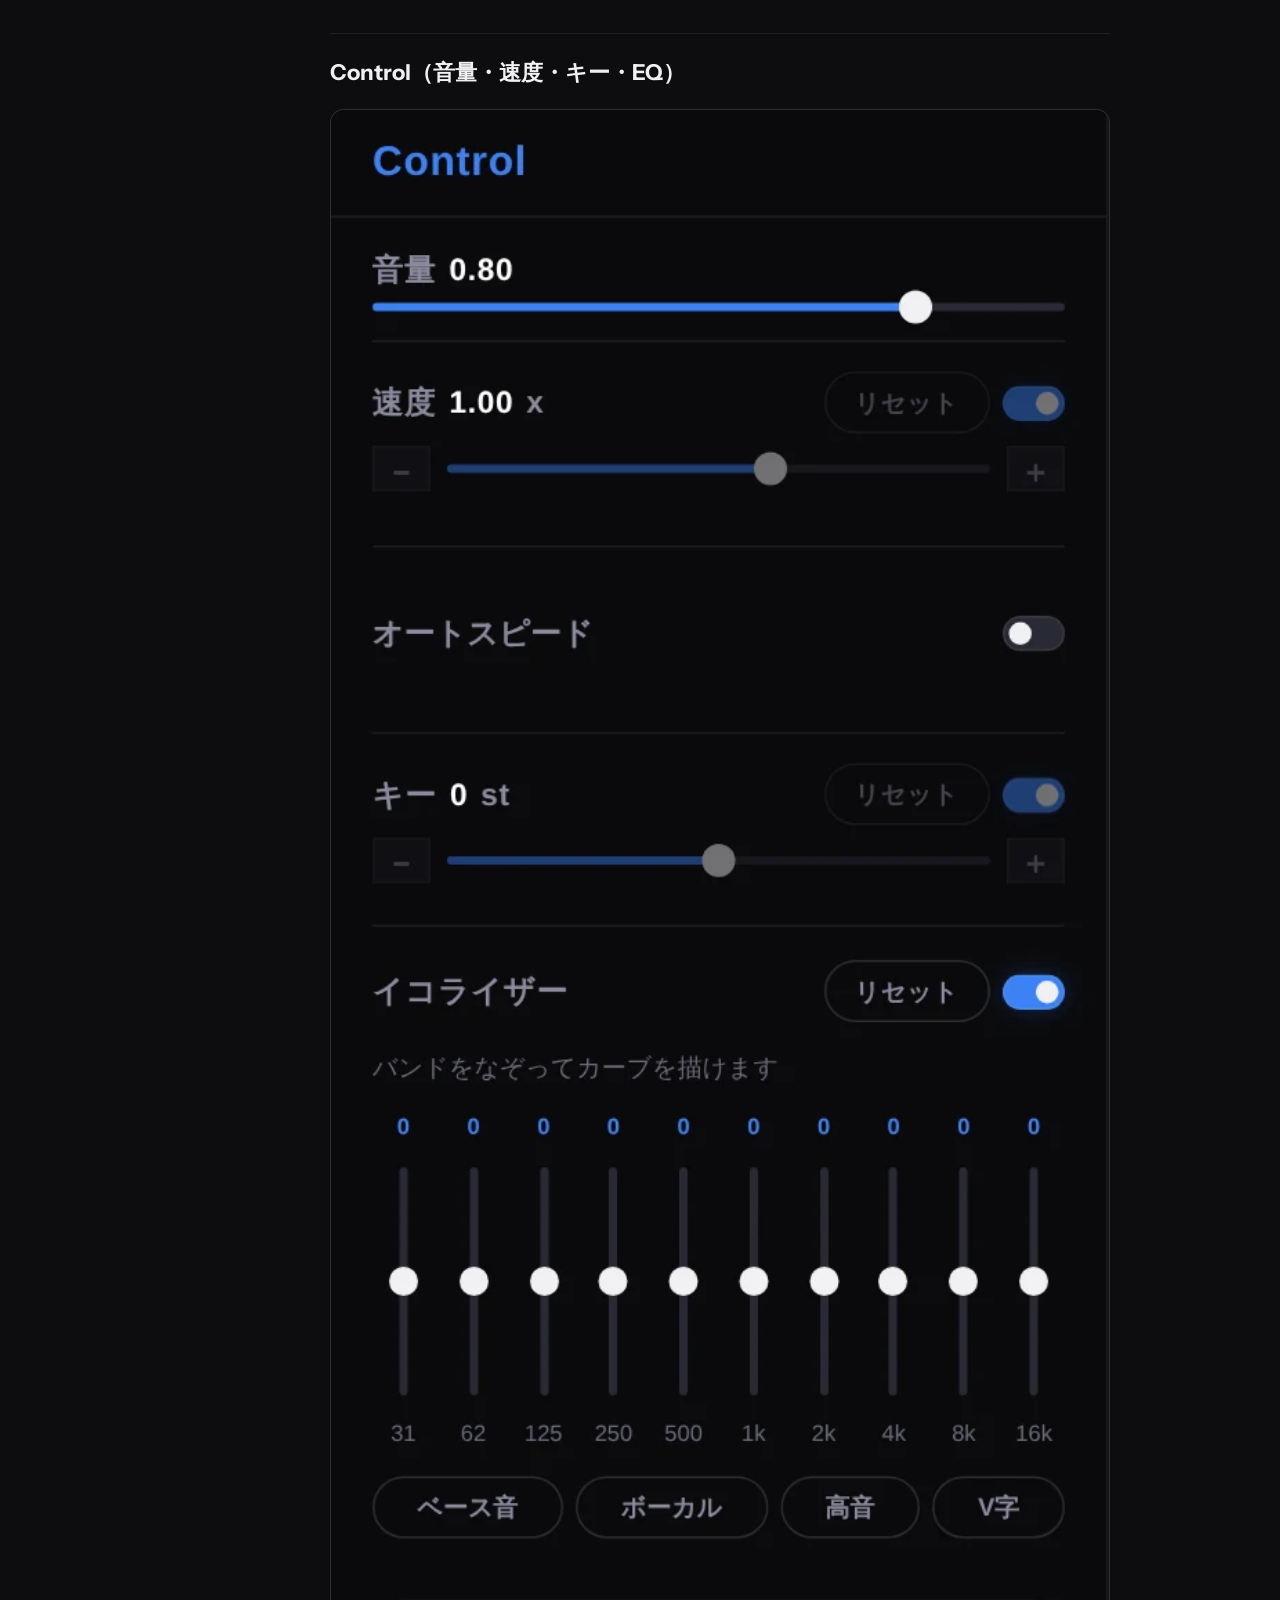
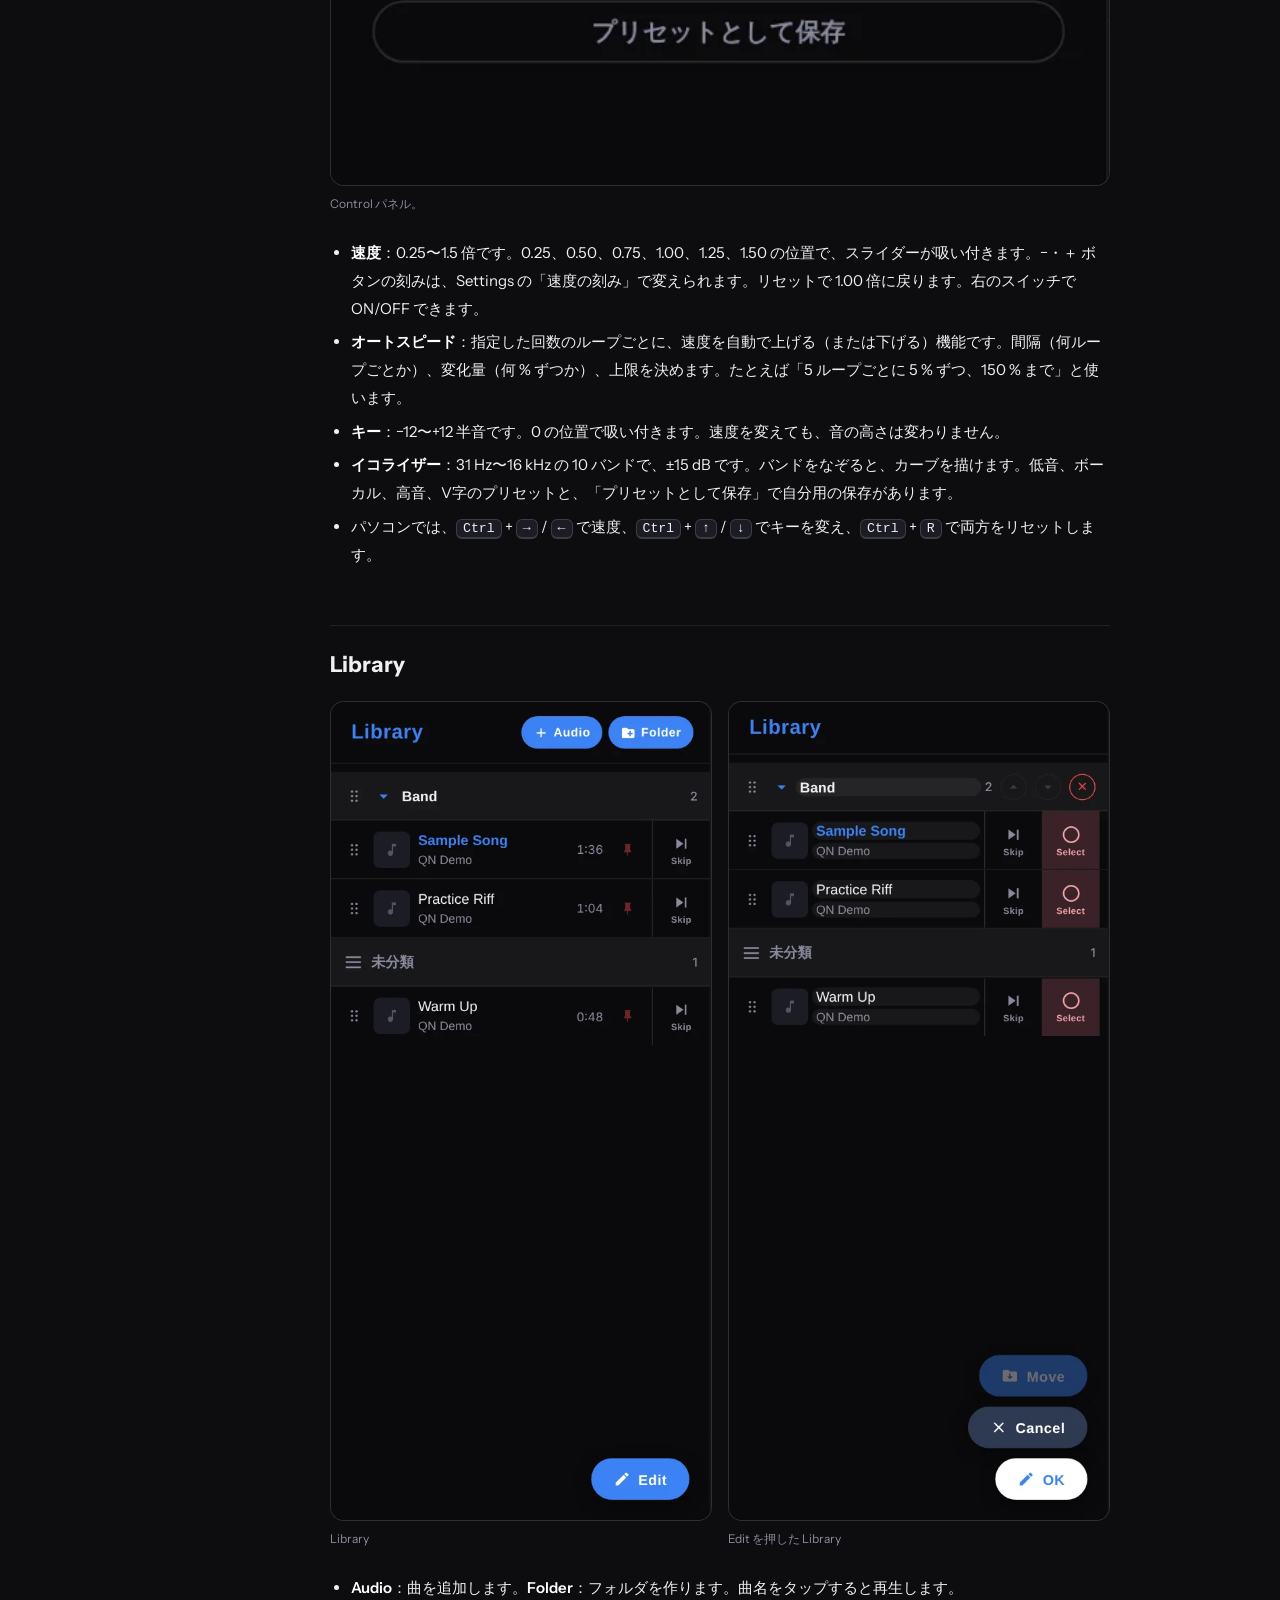
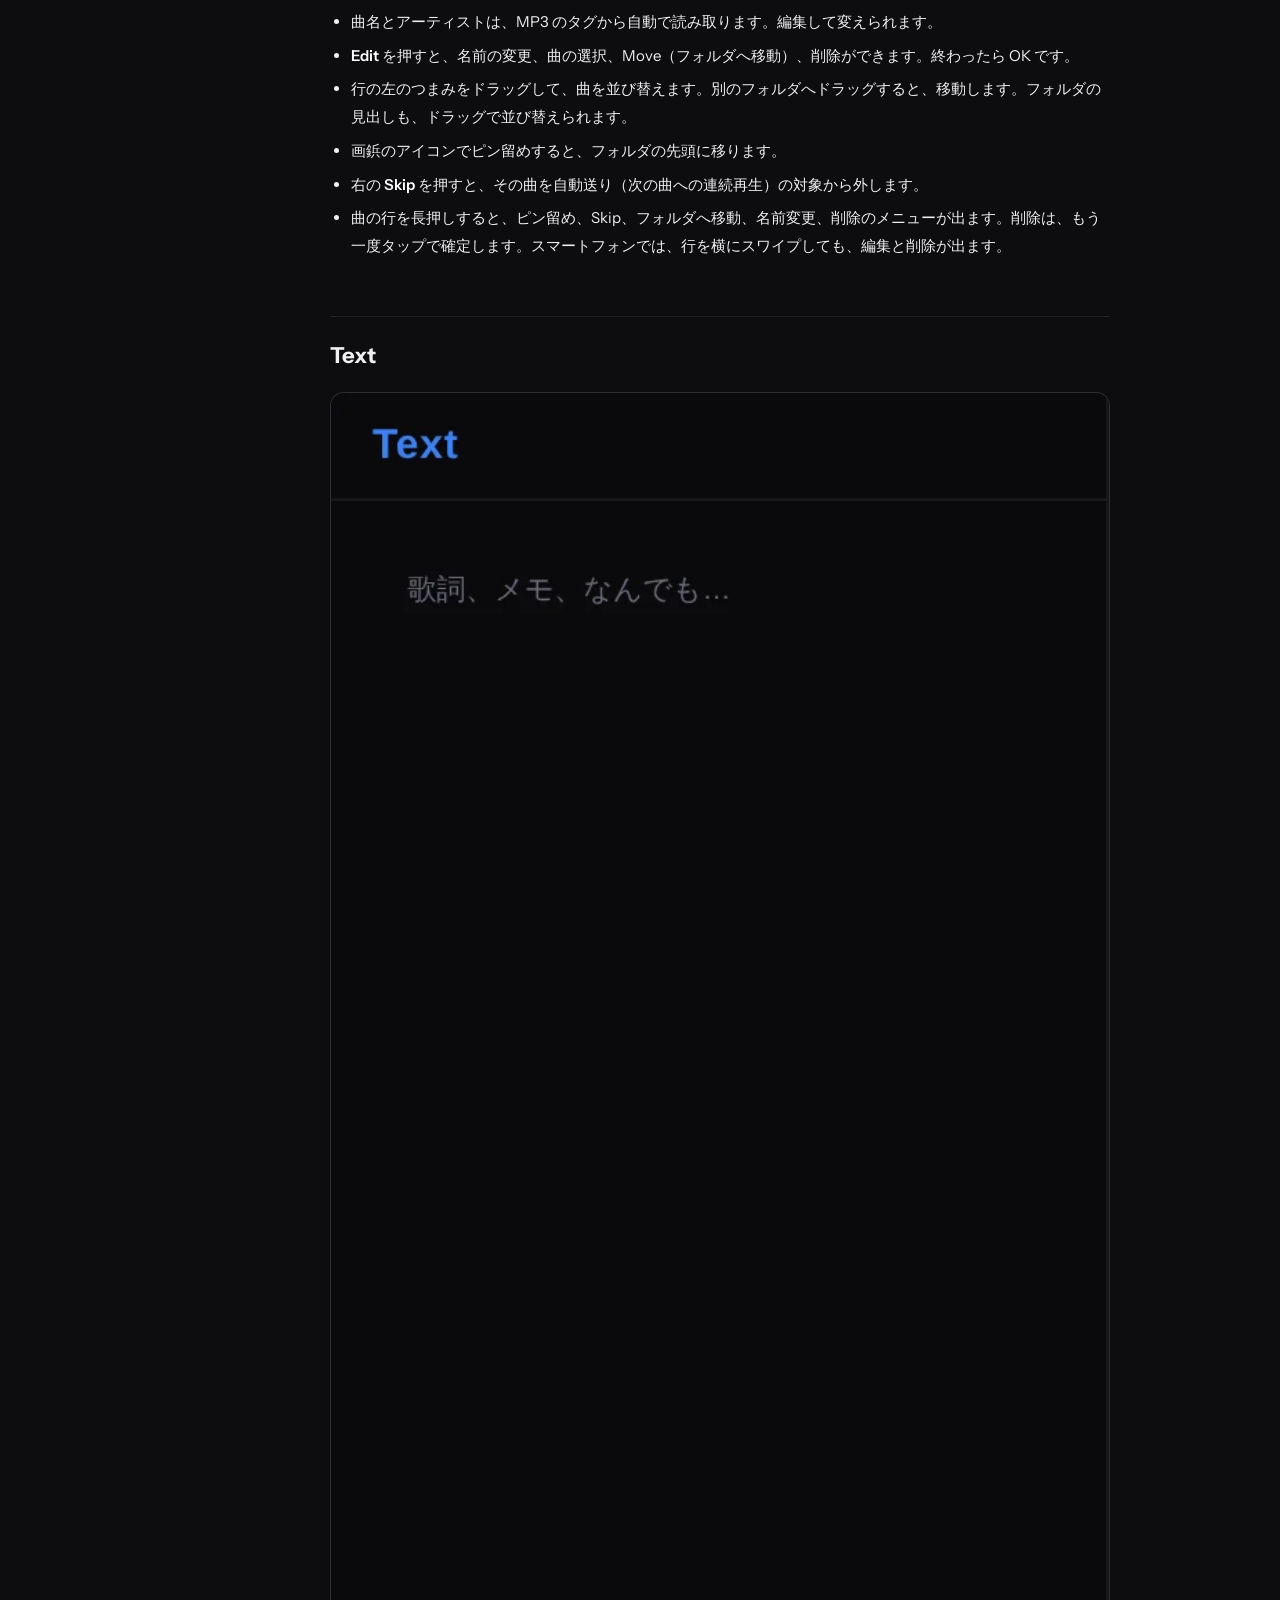
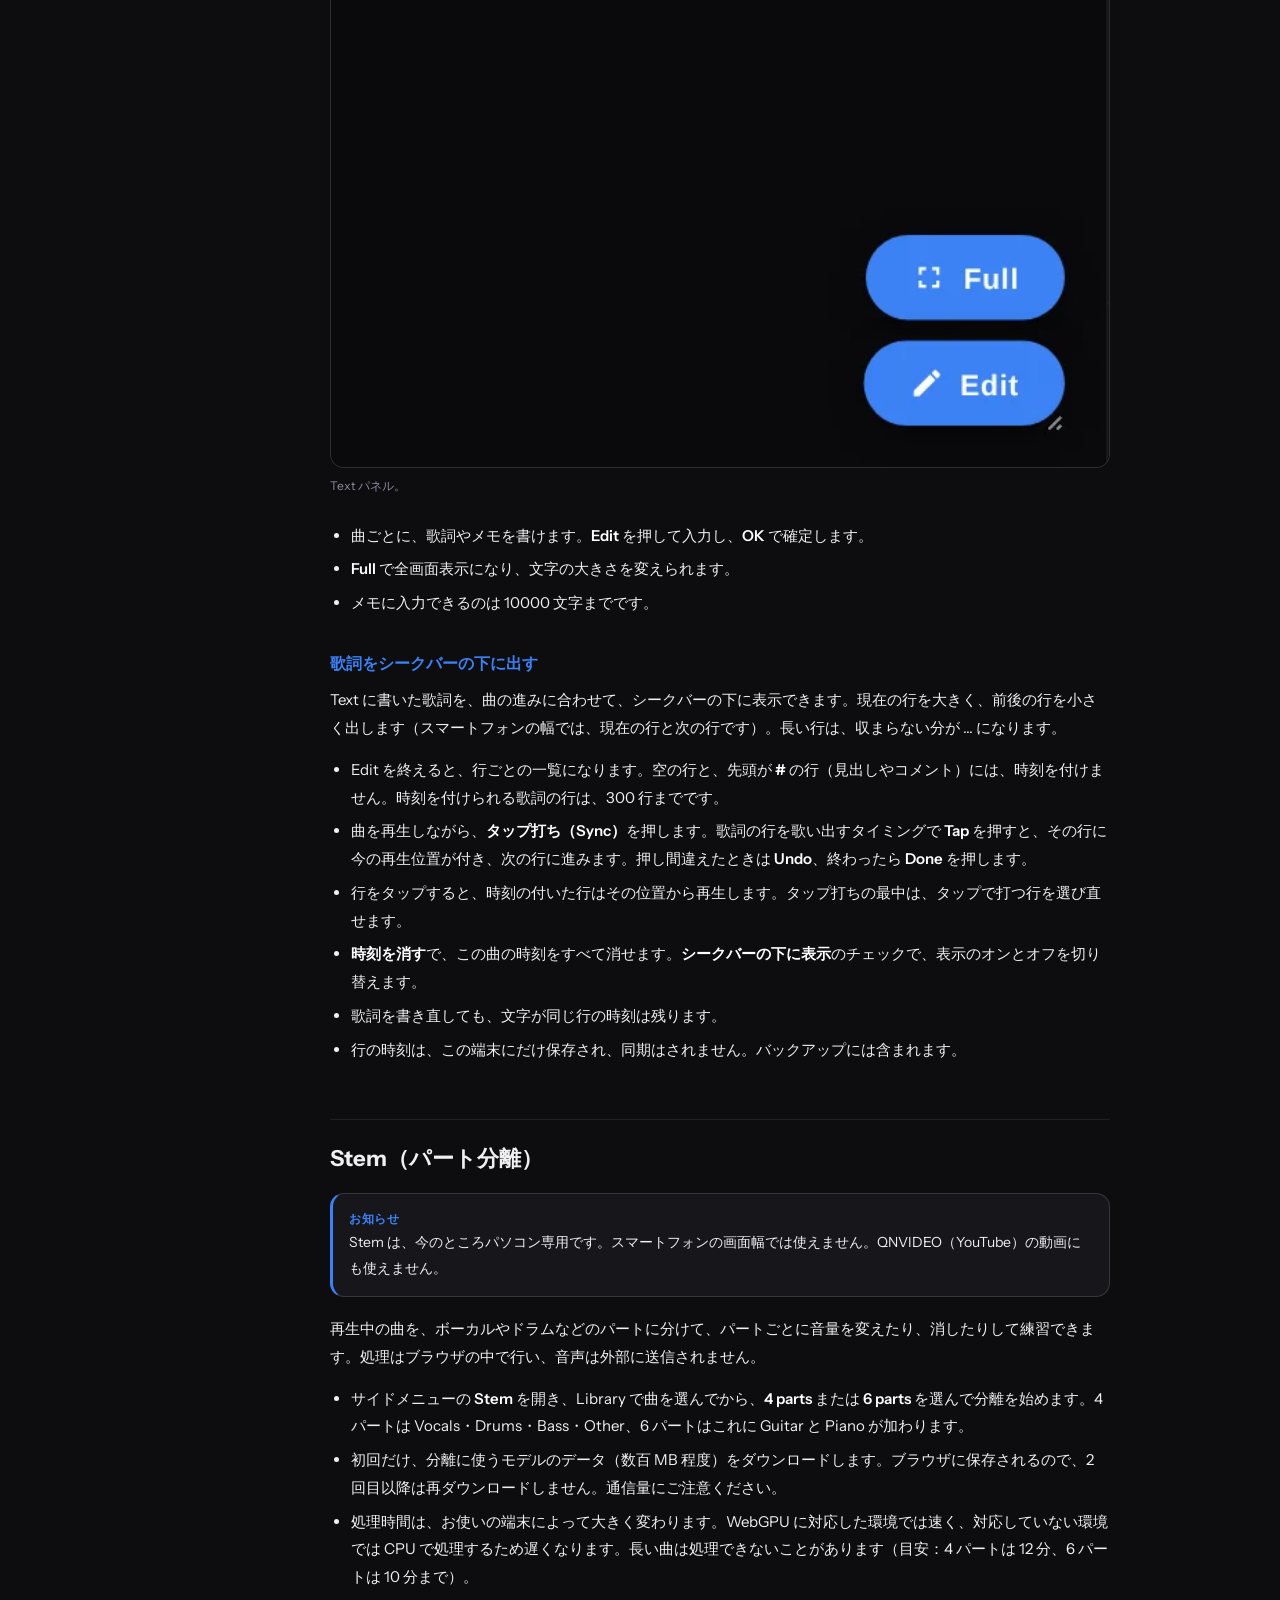
<file: guide/operations.html>
<!DOCTYPE html>
<html lang="ja">
<head>
<meta charset="UTF-8">
<meta name="viewport" content="width=device-width, initial-scale=1">
<title>操作ガイド | QNPLAYER ガイド</title>
<link rel="icon" type="image/x-icon" href="../favicon/favicon.ico">
<link rel="stylesheet" href="https://fonts.googleapis.com/css2?family=Instrument+Sans:wght@400;500;600;700&amp;display=swap">
<link rel="stylesheet" href="guide.css">
<script src="guide.js"></script>
</head>
<body>
<header class="g-top">
  <a class="g-logo" href="index.html"><b>QN</b>PLAYER<small>ガイド</small></a>
  <span class="g-top-spacer"></span>
  <a class="g-back" href="../index.html">アプリへ戻る</a>
</header>
<div class="g-shell">
  <nav class="g-nav" aria-label="ガイドの目次">
    <p class="g-nav-title">Guide</p>
    <a href="index.html">はじめに</a><a href="start.html">はじめての方へ</a><a href="screen.html">画面の見かた</a><a href="operations.html" class="is-current">操作ガイド</a><a href="data.html">保存・バックアップ・同期</a><a href="apps.html">アプリの切り替え</a><a href="plan.html">無料版とPremium</a><a href="reference.html">設定・ショートカット・FAQ</a>
  </nav>
  <main class="g-main">
    <p class="g-eyebrow">OPERATIONS</p>
    <h1>操作ガイド</h1>
    <p class="g-lead">各機能の使い方です。</p>

<h2 id="play">再生とリピート</h2>
<ul>
  <li>再生・一時停止は <strong>Play</strong> ボタン、または <kbd>Space</kbd> キーです。<kbd>Enter</kbd> キーで曲の先頭に戻ります。</li>
  <li><strong>−10s</strong> と <strong>+10s</strong> で、数秒ぶん戻る・進むことができます。秒数は Settings の「スキップボタン」で 5、10、15、30、60 秒から選べます。</li>
  <li><strong>Track</strong> ボタンで前後の曲へ移動します。長押しすると、フォルダや曲の一覧から選んで移動できます。</li>
  <li><strong>Repeat</strong> は、押すたびに 1曲、フォルダ、全曲、OFF と切り替わります。OFF のときは、Library を順に再生して、最後で止まります。</li>
  <li>前・次のマーカーのボタンを<strong>長押し</strong>すると、前・次の曲へ移ります。スマートフォンでは、シークバーの上の曲名を<strong>上へスワイプ</strong>すると次の曲、<strong>下へスワイプ</strong>すると前の曲へ移ります。</li>
  <li>Speed と Key のバーは、<strong>ダブルクリック</strong>（スマートフォンではダブルタップ）で、初期値（1.00x、0）に戻ります。</li>
</ul>

<h2 id="seekbar">波形シークバー</h2>
<p>曲を 1 行ずつに区切って、縦に並べています。行の左には、その行の開始時刻が出ます。</p>
<div class="g-fig-row"><figure class="g-fig"><img src="img/pc-seekpop.webp" alt="タップした位置の操作ポップアップ" loading="lazy"><figcaption>タップした位置の操作ポップアップ</figcaption></figure><figure class="g-fig"><img src="img/pc-markerpop.webp" alt="マーカーの線をタップしたポップアップ" loading="lazy"><figcaption>マーカーの線をタップしたポップアップ</figcaption></figure></div>
<ul>
  <li><strong>タップ</strong>：その位置から再生します。同時に、ポップアップが開きます。</li>
  <li>ポップアップの <strong>A（Start）</strong>・<strong>B（End）</strong>：その位置を A 点・B 点にします。<strong>Marker</strong> はマーカーを置き、<strong>Loop</strong> はその位置の区間をくり返します。</li>
  <li>時刻の左右の矢印で、位置を 0.1 秒ずつ微調整できます。</li>
  <li>マーカーの線をタップすると、Start、End、Loop、Marker（削除）、Color、Skip、Beats、Lock、Hide のポップアップが 2 段で開きます。</li>
  <li>マーカーと A・B の旗は、ドラッグして動かせます。</li>
  <li>スマートフォンでは、<strong>長押し</strong>でマーカーを追加、<strong>横スワイプ</strong>でスクラブ、再生中の<strong>ダブルタップ</strong>でその位置で停止します。</li>
  <li>表示の調整は、Settings の「一般」にある「シークバー」で行います。バーの長さ（1 本の秒数）は 1 秒刻みのスライダーで、波形の形はミラーか下揃えから選びます。バーの長さの横の「Fit」を押すと、曲全体が画面の行数に収まる最小の長さになります。再生位置への追従を切ると、再生しても画面は自動でスクロールしません。自分でスクロールしたあとは、設定した秒数だけ追従を止めます。</li>
</ul>

<h2 id="chords">コードと小節線</h2>
<p>曲の和音（コード）と、小節の区切り・拍を、端末の中で自動で解析して、シークバーに表示します。解析の結果は目安です。ずれたときは、手で直せます。</p>
<figure class="g-fig"><img src="img/pc-chords.webp" alt="Chords パネル。検出結果、キー、小節線の設定。" loading="lazy"><figcaption>Chords パネル（検出結果・キー・小節線の設定）。</figcaption></figure>
<h3>表示を切り替える</h3>
<ul>
  <li>波形エリアの調整帯にある <strong>View</strong> を押すたびに、波形、コード（C Am7 など）、ディグリー（I vi7 など）と切り替わります。</li>
  <li>コードとディグリーは、はじめて表示するときに解析します（解析中は進み具合が % で出ます）。</li>
  <li><strong>Edit</strong> をオンにすると、コードをタップして直したり、区間を分けたりつなげたりできます。波形の表示のときは、Edit は出ません。</li>
  <li>コードの詳細度（基本・拡張・フル）、候補の表示、拍への合わせ方などは、Settings の「一般」で変えます。</li>
</ul>
<h3>拍・小節線とクリック音</h3>
<ul>
  <li>Settings の「一般」にある <strong>拍・小節線</strong> を、小節のみ、または小節＋拍にすると、薄い縦線が出ます。小節の頭の線は、拍の線より少し濃くなります。</li>
  <li><strong>拍・小節のクリック音</strong> をオンにすると、再生中に、小節の頭で高い音、拍で低い音が鳴ります。線が合っているかを、耳で確かめられます。</li>
  <li>波形の右下（スマートフォンでは波形の下のボタン列）にある<strong>メトロノームのボタン</strong>で、クリック音をすぐにオン・オフできます。となりの<strong>磁石のボタン</strong>は、マーカーの吸着（小節の頭と拍の両方）のオン・オフです。設定の同じ項目と連動します。</li>
  <li>Bluetooth のイヤホンなどで、クリック音が早い・遅いと感じたときは、<strong>クリック音の位置調整</strong>で、この端末の分だけ動かせます。</li>
  <li><strong>正確なシーク</strong>（初期状態はオン）：曲の中でジャンプすると、再生位置が数百ミリ秒ずれる音源があります。オンにすると、最初のジャンプのときに曲をメモリ上で変換して、以後のジャンプを正確にします。長い曲（約 25 分より長い曲）には使われません。ジャンプのあとに再生が止まる端末では、オフにしてください。</li>
</ul>
<h3>この曲の設定（Chords パネル）</h3>
<p>サイドメニューの <strong>Chords</strong> で、曲ごとに保存される設定を変えます。</p>
<ul>
  <li><strong>コードのキー</strong>：音名とディグリーに使うキーです。自動にすると、解析で見つけたキーを使います。</li>
  <li><strong>1小節の拍数</strong>：自動では 3 か 4 を選びます。合っていないときに変えます。</li>
  <li><strong>小節の頭</strong>：どの拍を小節の 1 拍目にするかをずらします。</li>
  <li><strong>小節頭の位置</strong>：再生位置を小節の頭にします。拍と拍のあいだでも指定できます。</li>
  <li><strong>拍のテンポ</strong>：検出したテンポが 2 倍や半分になっているときに、倍・半分に直します。</li>
  <li><strong>コードの再解析</strong>：この曲を解析し直します。手で直した部分は残ります。</li>
</ul>

<h2 id="markers">マーカー</h2>
<h3>置く・移動する</h3>
<ul>
  <li>置く：<strong>Marker</strong>（＋）ボタン、<kbd>P</kbd> / <kbd>M</kbd> キー、ポップアップの Marker、スマートフォンの長押し。</li>
  <li>移動する：<kbd>→</kbd> / <kbd>←</kbd> で次・前のマーカー、<kbd>↑</kbd> / <kbd>↓</kbd> で最初・最後のマーカーへ。<kbd>1</kbd>〜<kbd>9</kbd> で番号のマーカーへジャンプします。</li>
</ul>
<h3>メモと色</h3>
<p>Markers の一覧で、色丸をタップするか、Edit から編集を押すと、メモの入力欄とプリセットが開きます。プリセットは Intro、Verse、Pre-chorus、Chorus、Last Chorus、Bridge、Solo、Outro です。選ぶとメモと一緒に、色が自動で付きます。</p>
<figure class="g-fig"><img src="img/pc-memo-edit.webp" alt="メモの入力欄とプリセット。" loading="lazy"><figcaption>メモの入力欄とプリセット。</figcaption></figure>
<ul>
  <li>自分用のプリセットは、30 個まで登録できます。</li>
  <li>プリセットの名前と、自動で付く色は、Settings の「カラー」の「マーカーメモの色」で変えられます。</li>
  <li>マーカー 1 つだけ色を変えたいときは、波形上のマーカーの線をタップして、Color を選びます。</li>
</ul>
<h3>Skip と Hide</h3>
<ul>
  <li><strong>Skip</strong>：そのマーカーから、次のマーカーまでの区間を、再生中に飛ばします。波形には斜線が出ます。前後のマーカーへの移動でも、Skip のマーカーは飛ばされます。</li>
  <li><strong>Hide</strong>：マーカーを一時的に無効にします。区間やループの計算から外れます。もう一度押すと戻ります。<kbd>Ctrl</kbd> + <kbd>1</kbd>〜<kbd>9</kbd> でも切り替えられます。</li>
</ul>
<h3>ロックと小節線への合わせ方</h3>
<ul>
  <li><strong>Lock</strong>：動かしたくないマーカーに鍵をかけます。ロック中のマーカーは、ドラッグ・微調整・削除ができません。波形のマーカーをタップしたポップアップと、Markers の一覧（Hide の右）に、Lock ボタンがあります。</li>
  <li><strong>Beats</strong>：そのマーカーから次のマーカーまでの、1小節の拍数です（2〜7）。ブレイクで 5 拍になる場面や、途中から 3 拍子になる場面に使います。「-」は、前の設定を引き継ぎます。</li>
  <li>Settings の「一般」の <strong>線をマーカーに合わせる</strong>：小節線を、マーカーの位置に合わせ直します。オフ、ロック中のマーカーだけ、すべてのマーカー、から選びます。検出した小節線がずれている部分を直したいときに使います。</li>
  <li><strong>マーカーを小節頭に吸着</strong>、<strong>マーカーを拍に吸着</strong>：オンにすると、マーカーをドラッグ・微調整したとき、いちばん近い小節の頭（または拍）に吸い付きます。</li>
</ul>

<h3>削除する</h3>
<ol>
  <li>Markers の右下の <strong>Edit</strong> を押します。</li>
  <li>消したい行の <strong>Delete</strong> タイルを押して、選びます（選ぶと赤くなります）。</li>
  <li>右下のボタンが Delete に変わるので、押します。やめるときは Cancel です。</li>
</ol>
<figure class="g-fig"><img src="img/pc-markers-edit.webp" alt="Edit を押した Markers。各行に Skip、Hide、Edit、Delete が出ます。" loading="lazy"><figcaption>Edit を押した Markers。各行に Skip、Hide、Edit、Delete が出ます。</figcaption></figure>
<p>スマートフォンでは、行を横にスワイプすると、編集と削除のボタンが出ます。</p>

<h2 id="loop">ループ</h2>
<div class="g-table-wrap"><table><thead><tr><th>モード</th><th>動き</th><th>使いどころ</th></tr></thead><tbody><tr><td class="wrap-first">A-B</td><td>A 点と B 点の間をくり返します。A・B は秒数だけを覚えていて、マーカーとは別に曲ごとに保存されます。</td><td>マーカーを置かずに、一時的にワンフレーズを練習するとき</td></tr><tr><td class="wrap-first">Section</td><td>マーカーから次のマーカーまでの区間をくり返します。マーカーが 2 個以上必要です。</td><td>Verse や Chorus など、曲の構成ごとに練習するとき</td></tr></tbody></table></div>
<ul>
  <li><strong>Loop</strong> ボタンを押すたびに、OFF → A-B → Section → OFF と切り替わります。A 点と B 点が未設定のときは、OFF から Section になります。<kbd>L</kbd> キーでも ON/OFF できます。</li>
  <li>A・B ボタンは、押すと現在位置を A 点・B 点にし、もう一度押すと解除します。</li>
  <li>ループの前後に足す余白（0〜5 秒）は、Loop ボタンを長押しするか、Settings の「ループの前後の余白」で変えます。ループの頭で、少し手前から聴きたいときに使います。</li>
</ul>

<h2 id="control">Control（音量・速度・キー・EQ）</h2>
<figure class="g-fig"><img src="img/pc-control.webp" alt="Control パネル。" loading="lazy"><figcaption>Control パネル。</figcaption></figure>
<ul>
  <li><strong>速度</strong>：0.25〜1.5 倍です。0.25、0.50、0.75、1.00、1.25、1.50 の位置で、スライダーが吸い付きます。−・＋ ボタンの刻みは、Settings の「速度の刻み」で変えられます。リセットで 1.00 倍に戻ります。右のスイッチで ON/OFF できます。</li>
  <li><strong>オートスピード</strong>：指定した回数のループごとに、速度を自動で上げる（または下げる）機能です。間隔（何ループごとか）、変化量（何 % ずつか）、上限を決めます。たとえば「5 ループごとに 5 % ずつ、150 % まで」と使います。</li>
  <li><strong>キー</strong>：−12〜+12 半音です。0 の位置で吸い付きます。速度を変えても、音の高さは変わりません。</li>
  <li><strong>イコライザー</strong>：31 Hz〜16 kHz の 10 バンドで、±15 dB です。バンドをなぞると、カーブを描けます。低音、ボーカル、高音、V字のプリセットと、「プリセットとして保存」で自分用の保存があります。</li>
  <li>パソコンでは、<kbd>Ctrl</kbd> + <kbd>→</kbd> / <kbd>←</kbd> で速度、<kbd>Ctrl</kbd> + <kbd>↑</kbd> / <kbd>↓</kbd> でキーを変え、<kbd>Ctrl</kbd> + <kbd>R</kbd> で両方をリセットします。</li>
</ul>

<h2 id="library">Library</h2>
<div class="g-fig-row"><figure class="g-fig"><img src="img/pc-library.webp" alt="Library" loading="lazy"><figcaption>Library</figcaption></figure><figure class="g-fig"><img src="img/pc-library-edit.webp" alt="Edit を押した Library" loading="lazy"><figcaption>Edit を押した Library</figcaption></figure></div>
<ul>
  <li><strong>Audio</strong>：曲を追加します。<strong>Folder</strong>：フォルダを作ります。曲名をタップすると再生します。</li>
  <li>曲名とアーティストは、MP3 のタグから自動で読み取ります。編集して変えられます。</li>
  <li><strong>Edit</strong> を押すと、名前の変更、曲の選択、Move（フォルダへ移動）、削除ができます。終わったら OK です。</li>
  <li>行の左のつまみをドラッグして、曲を並び替えます。別のフォルダへドラッグすると、移動します。フォルダの見出しも、ドラッグで並び替えられます。</li>
  <li>画鋲のアイコンでピン留めすると、フォルダの先頭に移ります。</li>
  <li>右の <strong>Skip</strong> を押すと、その曲を自動送り（次の曲への連続再生）の対象から外します。</li>
  <li>曲の行を長押しすると、ピン留め、Skip、フォルダへ移動、名前変更、削除のメニューが出ます。削除は、もう一度タップで確定します。スマートフォンでは、行を横にスワイプしても、編集と削除が出ます。</li>
</ul>

<h2 id="text">Text</h2>
<figure class="g-fig"><img src="img/pc-text.webp" alt="Text パネル。" loading="lazy"><figcaption>Text パネル。</figcaption></figure>
<ul>
  <li>曲ごとに、歌詞やメモを書けます。<strong>Edit</strong> を押して入力し、<strong>OK</strong> で確定します。</li>
  <li><strong>Full</strong> で全画面表示になり、文字の大きさを変えられます。</li>
  <li>メモに入力できるのは 10000 文字までです。</li>
</ul>
<h3>歌詞をシークバーの下に出す</h3>
<p>Text に書いた歌詞を、曲の進みに合わせて、シークバーの下に表示できます。現在の行を大きく、前後の行を小さく出します（スマートフォンの幅では、現在の行と次の行です）。長い行は、収まらない分が … になります。</p>
<ul>
  <li>Edit を終えると、行ごとの一覧になります。空の行と、先頭が <strong>#</strong> の行（見出しやコメント）には、時刻を付けません。時刻を付けられる歌詞の行は、300 行までです。</li>
  <li>曲を再生しながら、<strong>タップ打ち（Sync）</strong>を押します。歌詞の行を歌い出すタイミングで <strong>Tap</strong> を押すと、その行に今の再生位置が付き、次の行に進みます。押し間違えたときは <strong>Undo</strong>、終わったら <strong>Done</strong> を押します。</li>
  <li>行をタップすると、時刻の付いた行はその位置から再生します。タップ打ちの最中は、タップで打つ行を選び直せます。</li>
  <li><strong>時刻を消す</strong>で、この曲の時刻をすべて消せます。<strong>シークバーの下に表示</strong>のチェックで、表示のオンとオフを切り替えます。</li>
  <li>歌詞を書き直しても、文字が同じ行の時刻は残ります。</li>
  <li>行の時刻は、この端末にだけ保存され、同期はされません。バックアップには含まれます。</li>
</ul>

<h2 id="stem">Stem（パート分離）</h2>
<div class="g-note"><span class="g-note-title">お知らせ</span>Stem は、今のところパソコン専用です。スマートフォンの画面幅では使えません。QNVIDEO（YouTube）の動画にも使えません。</div>
<p>再生中の曲を、ボーカルやドラムなどのパートに分けて、パートごとに音量を変えたり、消したりして練習できます。処理はブラウザの中で行い、音声は外部に送信されません。</p>
<ul>
  <li>サイドメニューの <strong>Stem</strong> を開き、Library で曲を選んでから、<strong>4 parts</strong> または <strong>6 parts</strong> を選んで分離を始めます。4 パートは Vocals・Drums・Bass・Other、6 パートはこれに Guitar と Piano が加わります。</li>
  <li>初回だけ、分離に使うモデルのデータ（数百 MB 程度）をダウンロードします。ブラウザに保存されるので、2 回目以降は再ダウンロードしません。通信量にご注意ください。</li>
  <li>処理時間は、お使いの端末によって大きく変わります。WebGPU に対応した環境では速く、対応していない環境では CPU で処理するため遅くなります。長い曲は処理できないことがあります（目安：4 パートは 12 分、6 パートは 10 分まで）。</li>
  <li>分離した結果は、曲ごとにブラウザ内に保存されます。<strong>Delete saved parts</strong> で消せます。</li>
  <li><strong>Stem mode</strong> をオンにすると、元の音源の代わりに、分離したパートが再生されます。パートごとに、<strong>Volume</strong>、<strong>Mute</strong>、<strong>Solo</strong> を使えます。パートごとの波形をクリックすると、その位置へ移動します。</li>
  <li>Volume は 0〜100 で、70 が元の音量です。100 にすると、元の約 3 倍まで大きくできます。</li>
  <li>Stem mode のあいだ、EQ と Key は効きません。Speed、シーク、ループ、マーカーは、いつもどおり使えます。</li>
</ul>
<h2 id="rec">Rec（録音）</h2>
<p>曲を再生しながら、マイクで録音します。Stem とは別のメニューで、パートに分離していなくても使えます。スマートフォンの画面幅でも使えます。</p>
<ul>
  <li>曲を再生しながら、マイクで録音できます。再生中の好きな位置で <strong>Record</strong> を押すと、そこから録音が始まり、<strong>Stop</strong> で止まります。初回はブラウザからマイクの許可を求められます。</li>
  <li>スピーカーの音を拾わないよう、ヘッドホンを使ってください。</li>
  <li>1 つのトラックに、録音を何回でも追加できます。同じトラックで、前の録音と重なった部分は、新しい録音に置き換わります（前の録音のはみ出した部分は残ります）。録音している間、そのトラックの録音済みの音は鳴りません。</li>
  <li>トラックの下の帯に、録音の位置が出ます。帯を押すと、そのクリップを選べて、<strong>−0.1 s</strong>・<strong>+0.1 s</strong> で前後に動かしたり、<strong>Delete clip</strong> で消したりできます。動かした先で重なる部分は、動かした方が残ります。トラックの × は、そのトラックの録音をすべて消します。</li>
  <li><strong>Waveform</strong> の <strong>1〜4</strong>（または Rec の名前）を押すと、シークバーの波形が、その録音の波形に切り替わります。もう一度押すか、<strong>Song</strong> を押すと、曲の波形に戻ります。</li>
  <li>録音が曲より遅れる、または早いときは、トラックごとの <strong>Delay</strong>（−500〜+500 ms）で合わせます。</li>
  <li>録音の合計は、1 曲あたり 10 分までです。上限に達すると、録音は止まります。クリップを消すと、また録音できます。</li>
  <li><strong>Export recordings</strong> で、録音トラックをミックスした WAV を、<strong>Export with song</strong> で、曲も一緒にミックスした WAV を保存できます。ミュートしたトラックは入りません。書き出しは等速です。速度を変えて録音したものは、時間を伸び縮みさせずに書き出されます。</li>
  <li>録音は、曲ごとにブラウザ内に保存されます。</li>
</ul>

<h2 id="tab">Tab（ギター TAB 譜）</h2>
<div class="g-note"><span class="g-note-title">お知らせ</span>Tab は、Library に追加した音声ファイルで使えます。QNVIDEO（YouTube）の動画には使えません。解析はブラウザの中で行い、音声は送信されません。</div>
<ul>
  <li>サイドメニューの <strong>Tab</strong> を開き、<strong>Analyze</strong> を押すと、曲の音をギターの TAB 譜にします。曲の長さは 15 分までです。長い曲やスマートフォンでは、時間がかかることがあります。</li>
  <li>TAB は、再生位置を基準にして左へ流れます。<strong>Follow</strong> をオフにすると、位置が固定されます。<strong>Zoom</strong> で、横の間隔を変えられます。表示をドラッグすると、先や前の部分を見られます。再生中は数秒で元の位置に戻ります。</li>
  <li>TAB をタップすると、その位置にシークします。音を押すと、その音の位置から再生できます。マーカーの位置にも印が出ます。</li>
  <li>弦とフレットは、押さえる手の動きが小さくなるように、自動で選びます。同じ音を弾く方法は何通りもあるので、実際の楽譜と違うことがあります。</li>
  <li>和音、ひずんだ音、バンドの演奏が混ざった曲では、間違いが増えます。ギター 1 本の演奏や、シンプルな編成が向いています。<strong>Stem</strong> でギターのパートに分けた音を、Library に追加して解析する方法もあります。</li>
  <li><strong>Edit</strong> をオンにして音をタップすると、<strong>Position</strong> で押さえる弦とフレットを変えたり、<strong>Hide this note</strong> で誤って拾われた音を隠したりできます。修正した音は、Re-analyze しても残ります。</li>
  <li><strong>Source</strong> で、採譜する対象を選びます。<strong>Mix</strong> は曲全体、<strong>Bass</strong> はベースの 4 弦 TAB、<strong>Guitar</strong> はギターの TAB、<strong>Vocals</strong> は歌のメロディーの五線紙です。Bass・Guitar・Vocals は、<strong>Stem</strong> で曲をパートに分けた後に使えます（Guitar は 6 パートのモードが必要です）。Stem はパソコン専用なので、スマートフォンでは Mix を使います。</li>
  <li>パソコンの画面では、Tab を開いている間、右の波形の場所に、解析したパートの譜面が上から Vocals、Guitar、Bass、Mix の順に並びます（波形は隠れます）。ドラッグで横にスクロールし、タップでその位置にシークします。他のパネルを開くと、波形に戻ります。</li>
  <li>五線紙は、音を時間の位置どおりに置きます。リズム（音符の長さ）には丸めません。小節線は、コードの解析をした曲だけに出ます。歌が低い声のときは、1 オクターブ上に書き、左に「8」を付けます。</li>
  <li><strong>Re-analyze</strong> でやり直し、<strong>Clear</strong> でこの曲の Tab を消します。結果と修正は、曲ごとにブラウザ内に保存されます。</li>
  <li>解析の感度などは、<strong>Settings ＞ 一般 ＞ Tab</strong> で変えます。</li>
</ul>

    <div class="g-pager"><a class="prev" href="screen.html"><small>前のページ</small>画面の見かた</a><a class="next" href="data.html"><small>次のページ</small>保存・バックアップ・同期</a></div>
  </main>
</div>
</body>
</html>
</file>
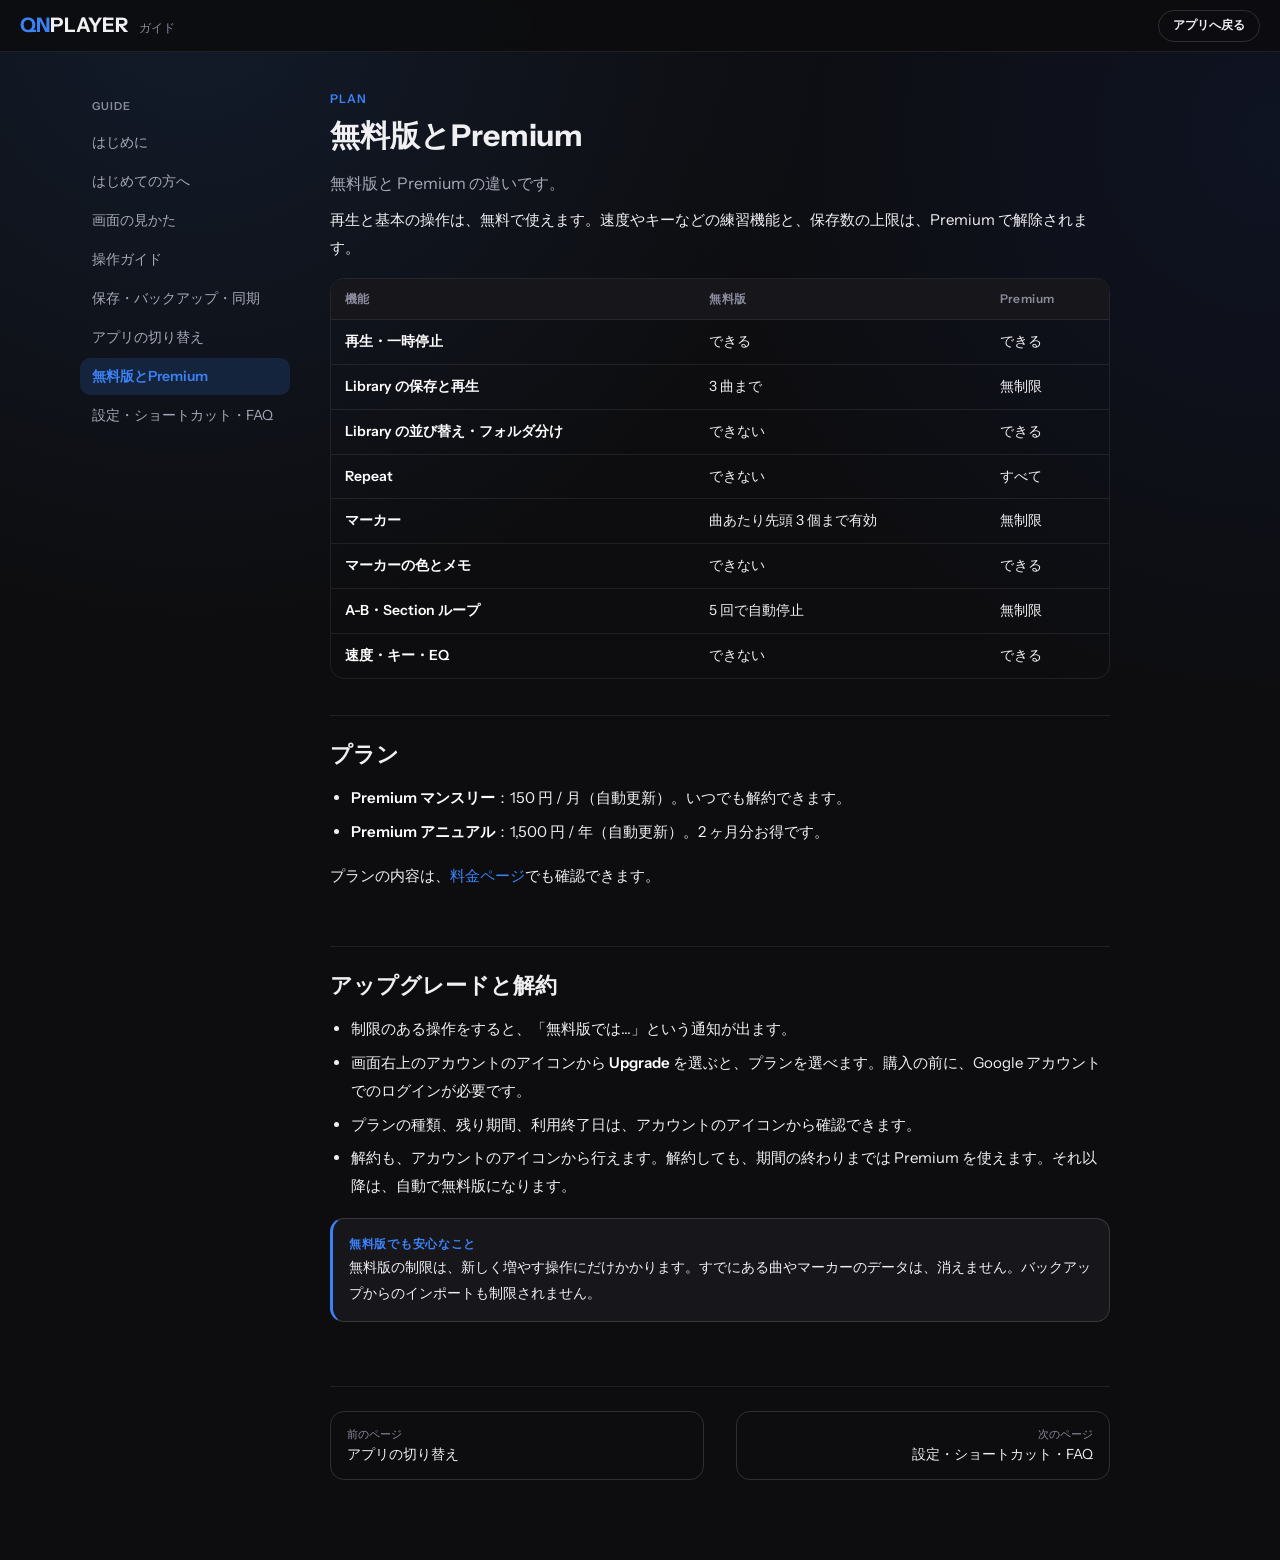
<file: guide/plan.html>
<!DOCTYPE html>
<html lang="ja">
<head>
<meta charset="UTF-8">
<meta name="viewport" content="width=device-width, initial-scale=1">
<title>無料版とPremium | QNPLAYER ガイド</title>
<link rel="icon" type="image/x-icon" href="../favicon/favicon.ico">
<link rel="stylesheet" href="https://fonts.googleapis.com/css2?family=Instrument+Sans:wght@400;500;600;700&amp;display=swap">
<link rel="stylesheet" href="guide.css">
<script src="guide.js"></script>
</head>
<body>
<header class="g-top">
  <a class="g-logo" href="index.html"><b>QN</b>PLAYER<small>ガイド</small></a>
  <span class="g-top-spacer"></span>
  <a class="g-back" href="../index.html">アプリへ戻る</a>
</header>
<div class="g-shell">
  <nav class="g-nav" aria-label="ガイドの目次">
    <p class="g-nav-title">Guide</p>
    <a href="index.html">はじめに</a><a href="start.html">はじめての方へ</a><a href="screen.html">画面の見かた</a><a href="operations.html">操作ガイド</a><a href="data.html">保存・バックアップ・同期</a><a href="apps.html">アプリの切り替え</a><a href="plan.html" class="is-current">無料版とPremium</a><a href="reference.html">設定・ショートカット・FAQ</a>
  </nav>
  <main class="g-main">
    <p class="g-eyebrow">PLAN</p>
    <h1>無料版とPremium</h1>
    <p class="g-lead">無料版と Premium の違いです。</p>

<p>再生と基本の操作は、無料で使えます。速度やキーなどの練習機能と、保存数の上限は、Premium で解除されます。</p>
<div class="g-table-wrap"><table><thead><tr><th>機能</th><th>無料版</th><th>Premium</th></tr></thead><tbody><tr><td class="wrap-first">再生・一時停止</td><td>できる</td><td>できる</td></tr><tr><td class="wrap-first">Library の保存と再生</td><td>3 曲まで</td><td>無制限</td></tr><tr><td class="wrap-first">Library の並び替え・フォルダ分け</td><td>できない</td><td>できる</td></tr><tr><td class="wrap-first">Repeat</td><td>できない</td><td>すべて</td></tr><tr><td class="wrap-first">マーカー</td><td>曲あたり先頭 3 個まで有効</td><td>無制限</td></tr><tr><td class="wrap-first">マーカーの色とメモ</td><td>できない</td><td>できる</td></tr><tr><td class="wrap-first">A-B・Section ループ</td><td>5 回で自動停止</td><td>無制限</td></tr><tr><td class="wrap-first">速度・キー・EQ</td><td>できない</td><td>できる</td></tr></tbody></table></div>
<h2 id="plans">プラン</h2>
<ul>
  <li><strong>Premium マンスリー</strong>：150 円 / 月（自動更新）。いつでも解約できます。</li>
  <li><strong>Premium アニュアル</strong>：1,500 円 / 年（自動更新）。2 ヶ月分お得です。</li>
</ul>
<p>プランの内容は、<a href="../pricing.html">料金ページ</a>でも確認できます。</p>
<h2 id="how">アップグレードと解約</h2>
<ul>
  <li>制限のある操作をすると、「無料版では…」という通知が出ます。</li>
  <li>画面右上のアカウントのアイコンから <strong>Upgrade</strong> を選ぶと、プランを選べます。購入の前に、Google アカウントでのログインが必要です。</li>
  <li>プランの種類、残り期間、利用終了日は、アカウントのアイコンから確認できます。</li>
  <li>解約も、アカウントのアイコンから行えます。解約しても、期間の終わりまでは Premium を使えます。それ以降は、自動で無料版になります。</li>
</ul>
<div class="g-note"><span class="g-note-title">無料版でも安心なこと</span>無料版の制限は、新しく増やす操作にだけかかります。すでにある曲やマーカーのデータは、消えません。バックアップからのインポートも制限されません。</div>

    <div class="g-pager"><a class="prev" href="apps.html"><small>前のページ</small>アプリの切り替え</a><a class="next" href="reference.html"><small>次のページ</small>設定・ショートカット・FAQ</a></div>
  </main>
</div>
</body>
</html>
</file>
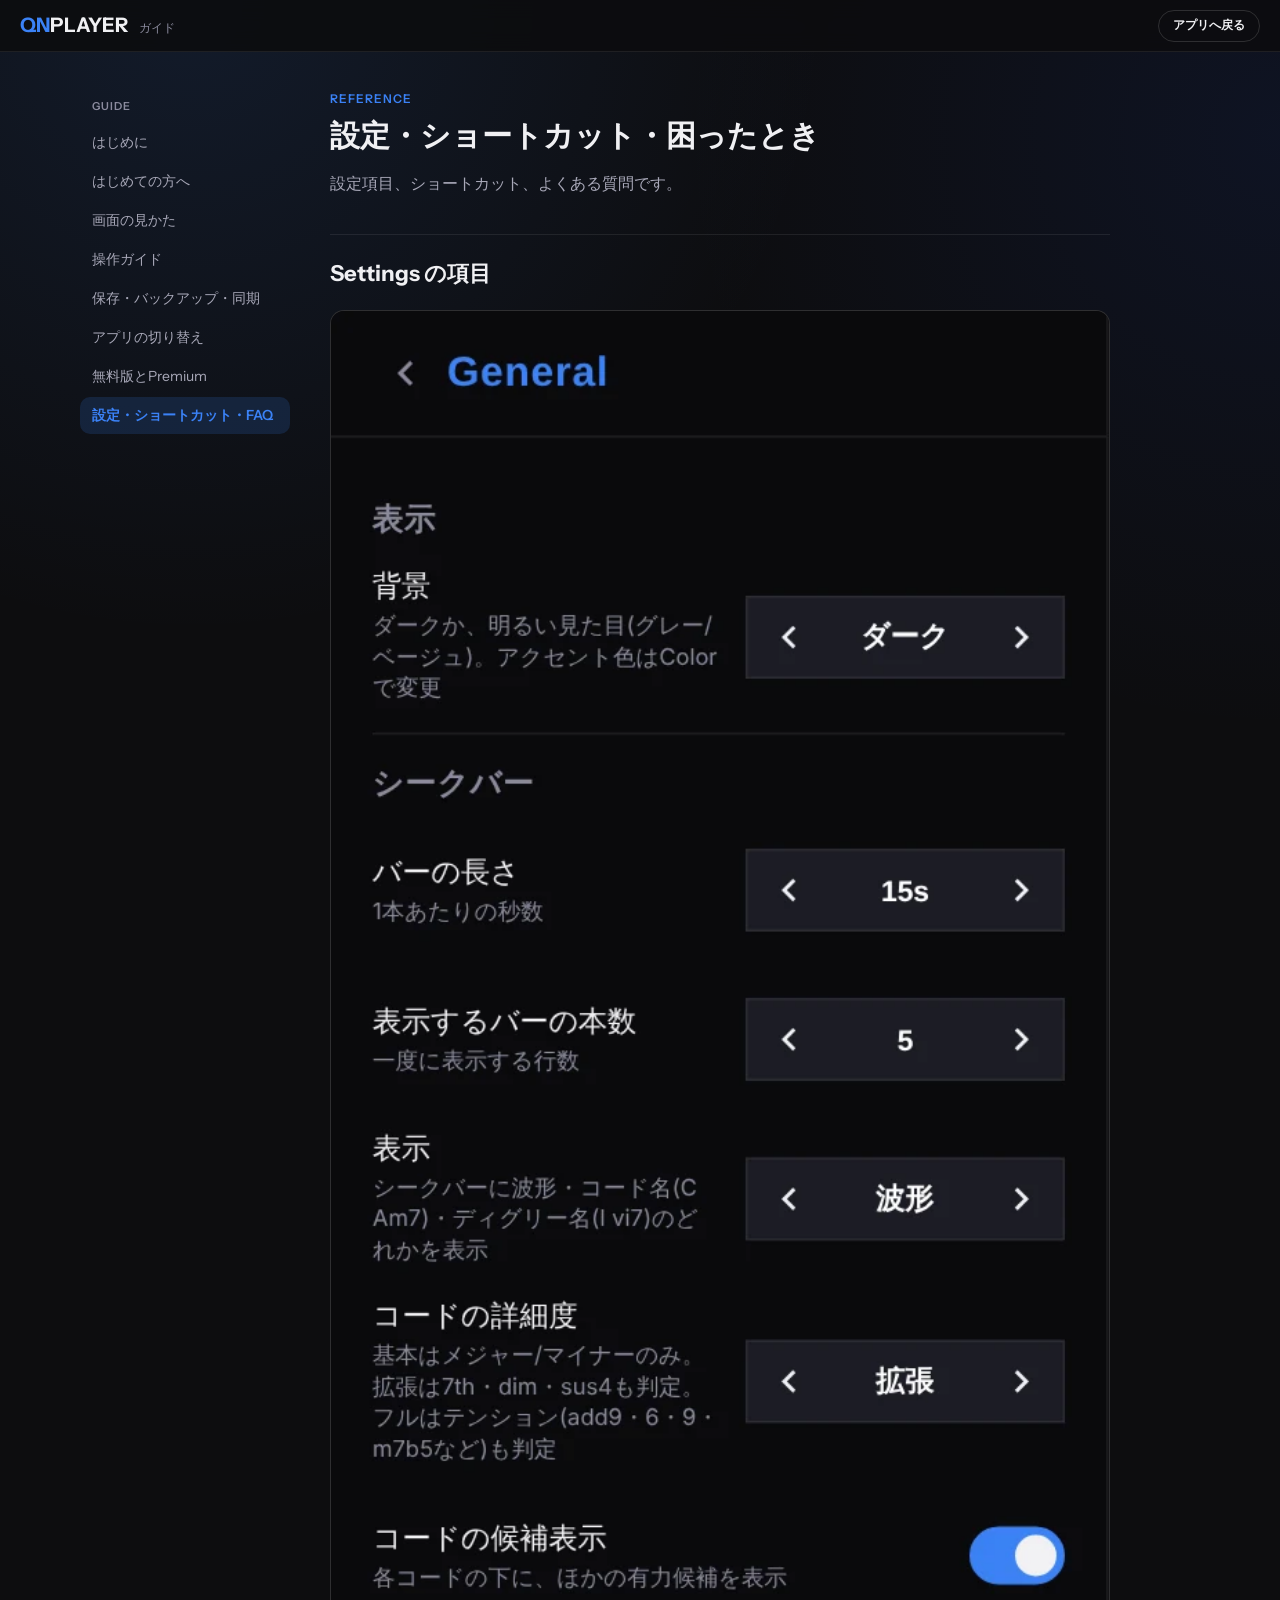
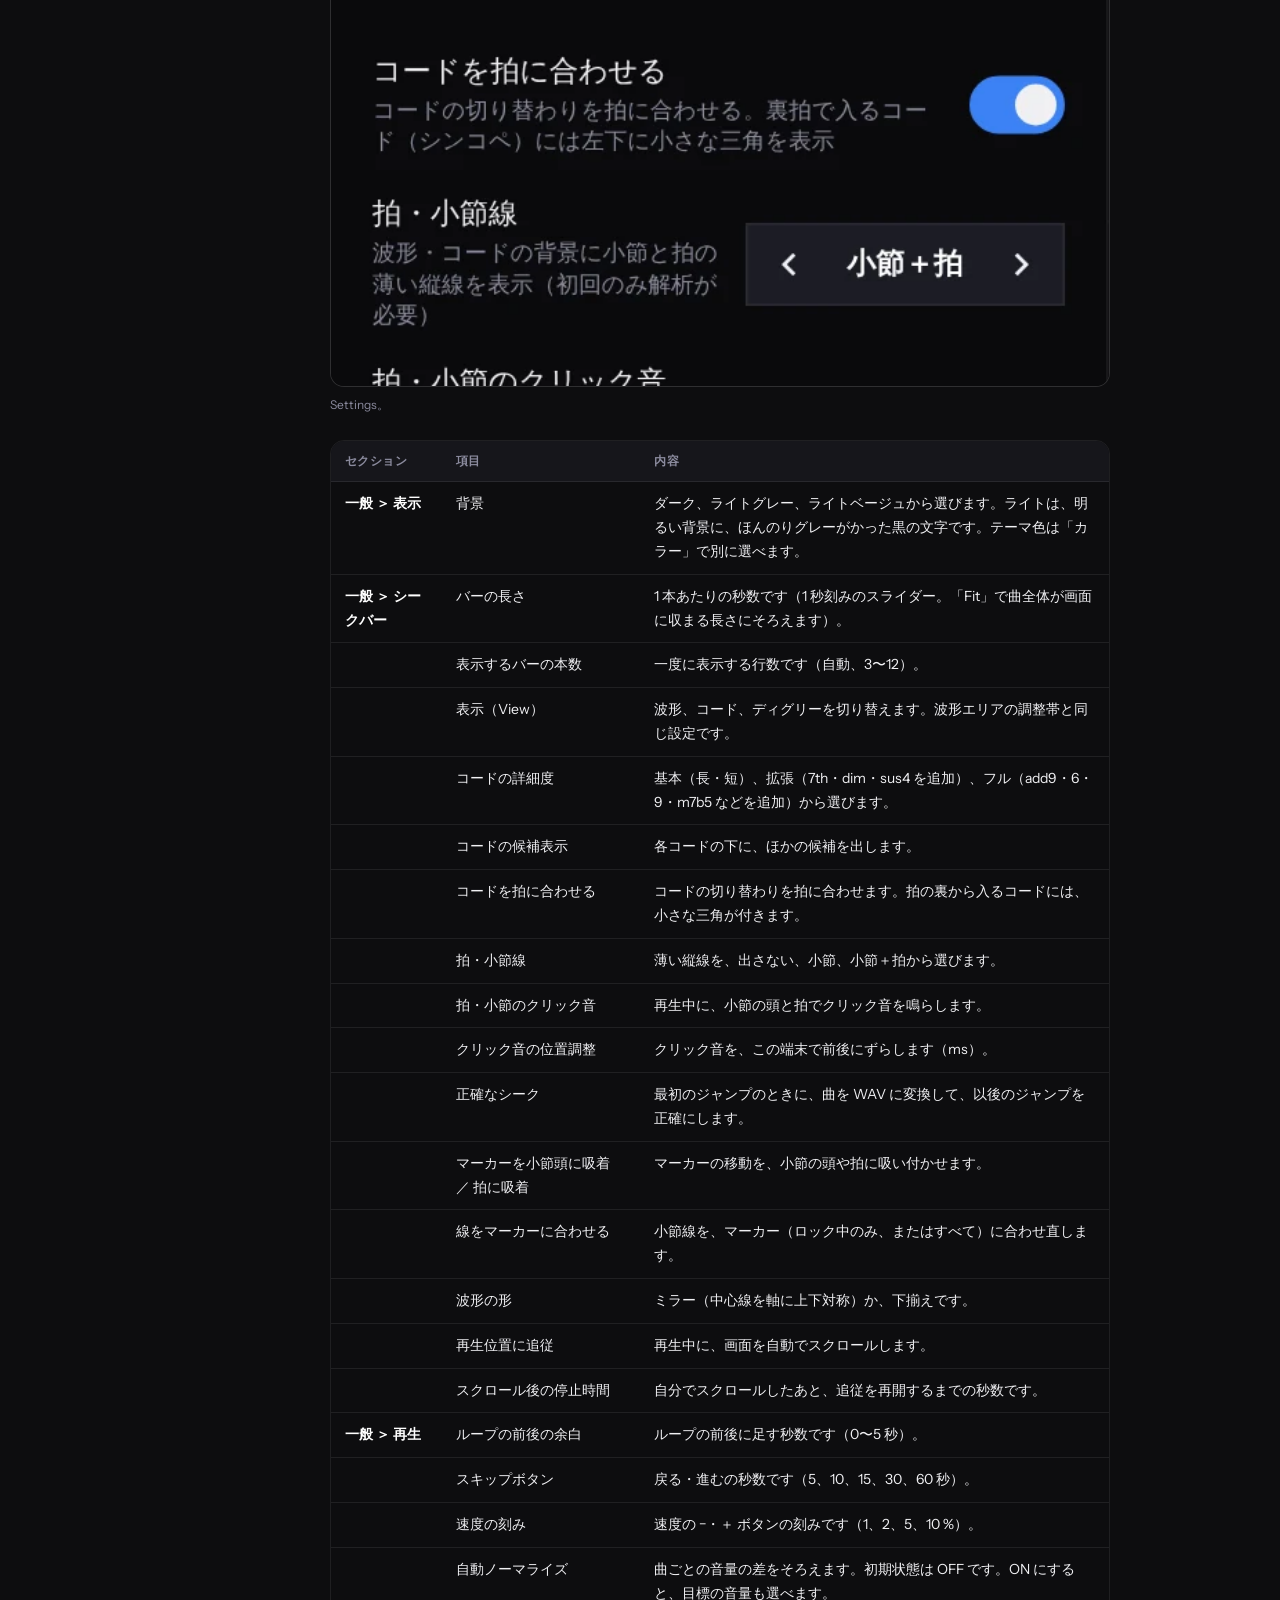
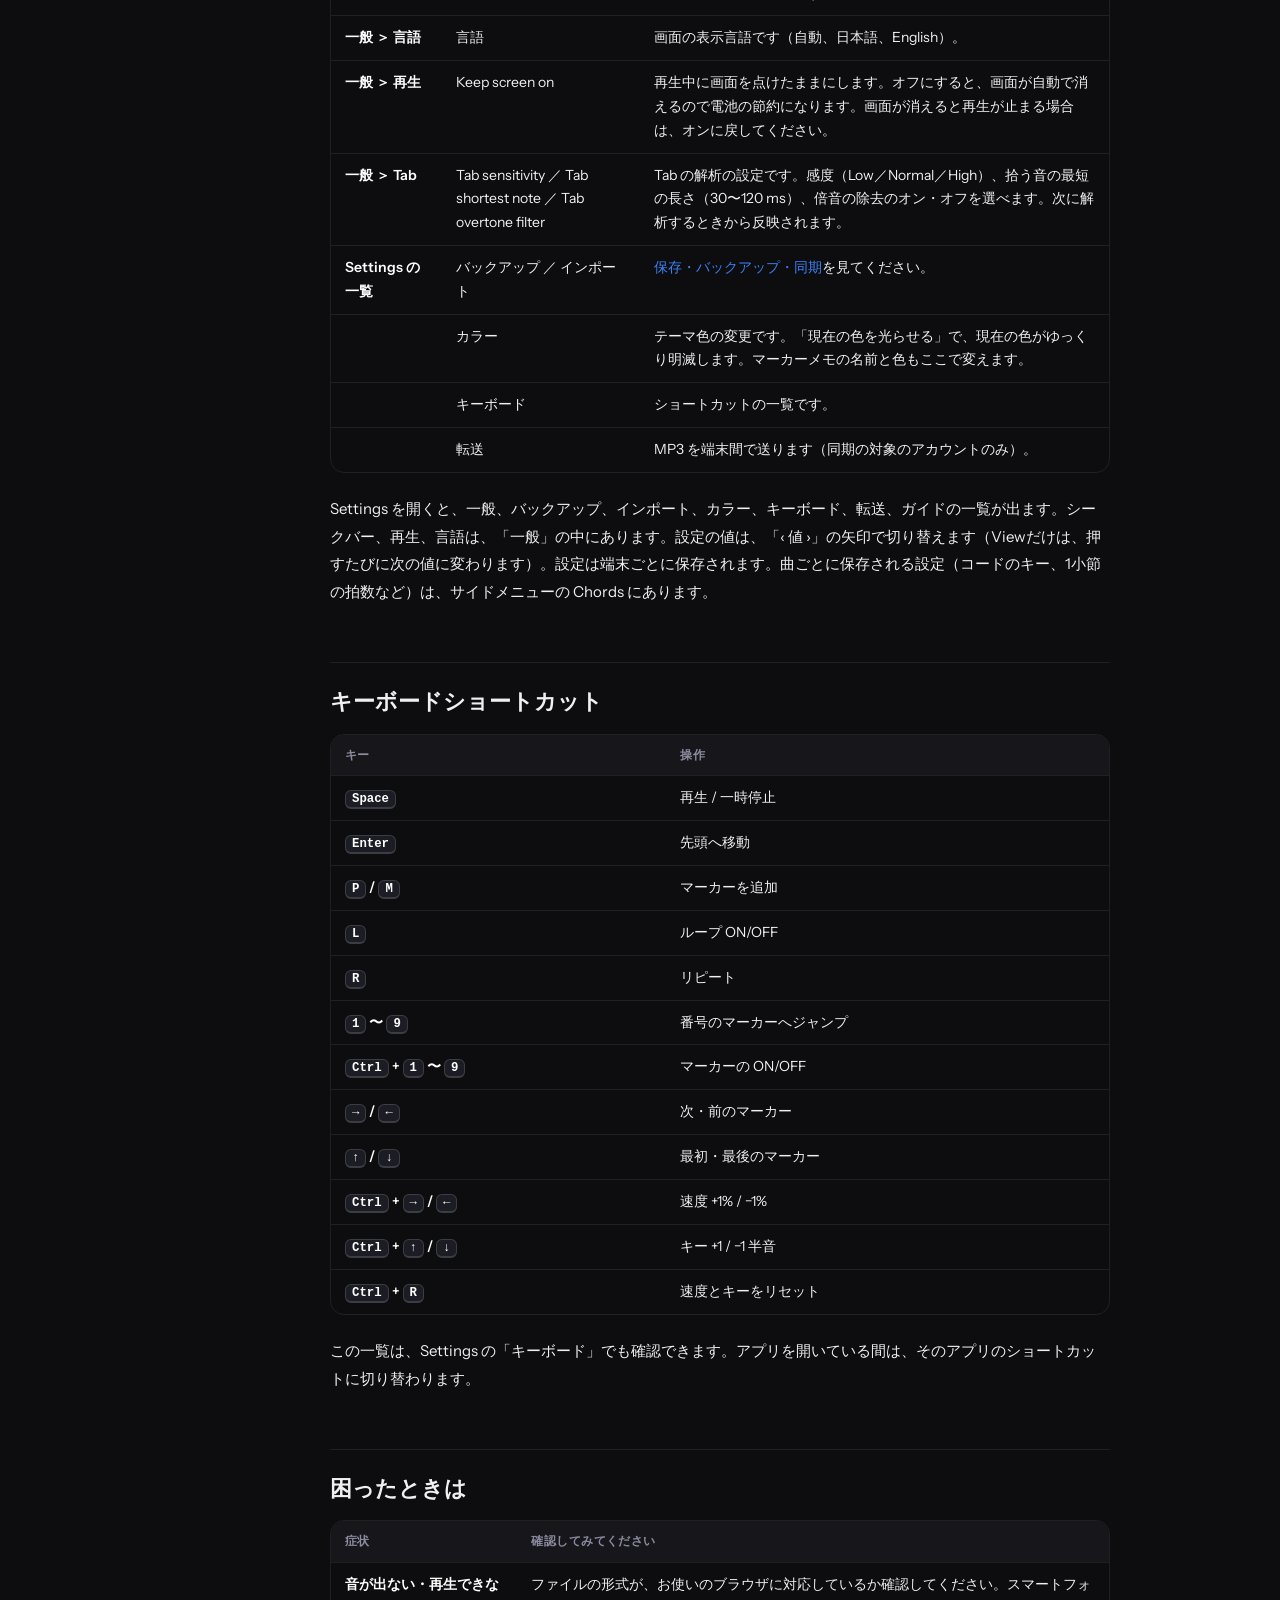
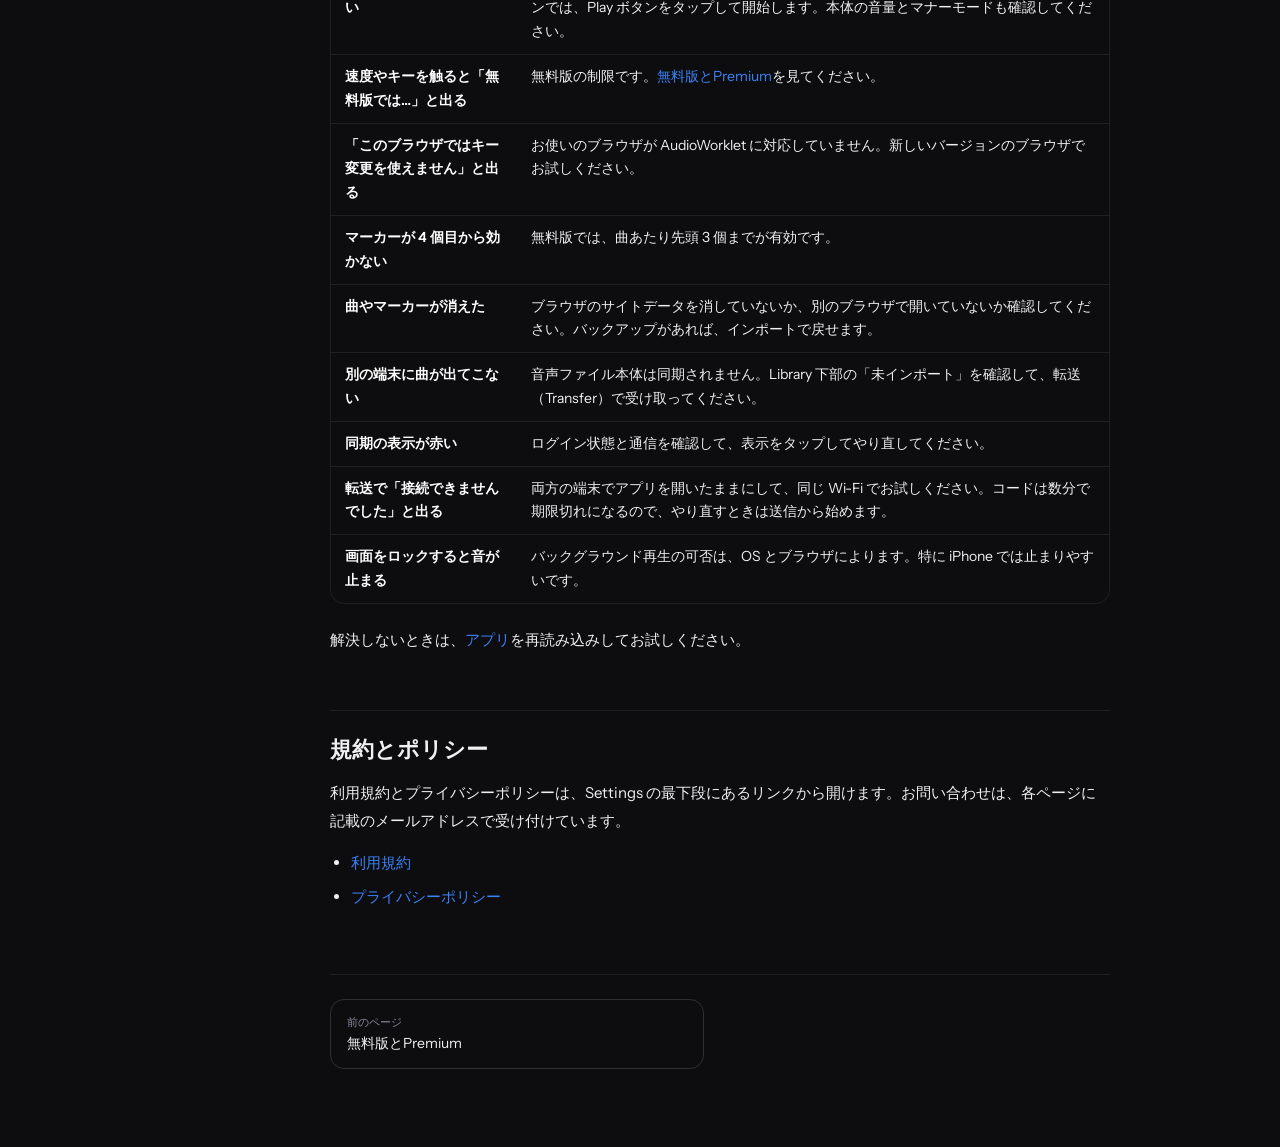
<file: guide/reference.html>
<!DOCTYPE html>
<html lang="ja">
<head>
<meta charset="UTF-8">
<meta name="viewport" content="width=device-width, initial-scale=1">
<title>設定・ショートカット・困ったとき | QNPLAYER ガイド</title>
<link rel="icon" type="image/x-icon" href="../favicon/favicon.ico">
<link rel="stylesheet" href="https://fonts.googleapis.com/css2?family=Instrument+Sans:wght@400;500;600;700&amp;display=swap">
<link rel="stylesheet" href="guide.css">
<script src="guide.js"></script>
</head>
<body>
<header class="g-top">
  <a class="g-logo" href="index.html"><b>QN</b>PLAYER<small>ガイド</small></a>
  <span class="g-top-spacer"></span>
  <a class="g-back" href="../index.html">アプリへ戻る</a>
</header>
<div class="g-shell">
  <nav class="g-nav" aria-label="ガイドの目次">
    <p class="g-nav-title">Guide</p>
    <a href="index.html">はじめに</a><a href="start.html">はじめての方へ</a><a href="screen.html">画面の見かた</a><a href="operations.html">操作ガイド</a><a href="data.html">保存・バックアップ・同期</a><a href="apps.html">アプリの切り替え</a><a href="plan.html">無料版とPremium</a><a href="reference.html" class="is-current">設定・ショートカット・FAQ</a>
  </nav>
  <main class="g-main">
    <p class="g-eyebrow">REFERENCE</p>
    <h1>設定・ショートカット・困ったとき</h1>
    <p class="g-lead">設定項目、ショートカット、よくある質問です。</p>

<h2 id="settings">Settings の項目</h2>
<figure class="g-fig"><img src="img/pc-settings.webp" alt="Settings。" loading="lazy"><figcaption>Settings。</figcaption></figure>
<div class="g-table-wrap"><table><thead><tr><th>セクション</th><th>項目</th><th>内容</th></tr></thead><tbody><tr><td class="wrap-first">一般 ＞ 表示</td><td>背景</td><td>ダーク、ライトグレー、ライトベージュから選びます。ライトは、明るい背景に、ほんのりグレーがかった黒の文字です。テーマ色は「カラー」で別に選べます。</td></tr><tr><td class="wrap-first">一般 ＞ シークバー</td><td>バーの長さ</td><td>1 本あたりの秒数です（1 秒刻みのスライダー。「Fit」で曲全体が画面に収まる長さにそろえます）。</td></tr><tr><td class="wrap-first"></td><td>表示するバーの本数</td><td>一度に表示する行数です（自動、3〜12）。</td></tr><tr><td class="wrap-first"></td><td>表示（View）</td><td>波形、コード、ディグリーを切り替えます。波形エリアの調整帯と同じ設定です。</td></tr><tr><td class="wrap-first"></td><td>コードの詳細度</td><td>基本（長・短）、拡張（7th・dim・sus4 を追加）、フル（add9・6・9・m7b5 などを追加）から選びます。</td></tr><tr><td class="wrap-first"></td><td>コードの候補表示</td><td>各コードの下に、ほかの候補を出します。</td></tr><tr><td class="wrap-first"></td><td>コードを拍に合わせる</td><td>コードの切り替わりを拍に合わせます。拍の裏から入るコードには、小さな三角が付きます。</td></tr><tr><td class="wrap-first"></td><td>拍・小節線</td><td>薄い縦線を、出さない、小節、小節＋拍から選びます。</td></tr><tr><td class="wrap-first"></td><td>拍・小節のクリック音</td><td>再生中に、小節の頭と拍でクリック音を鳴らします。</td></tr><tr><td class="wrap-first"></td><td>クリック音の位置調整</td><td>クリック音を、この端末で前後にずらします（ms）。</td></tr><tr><td class="wrap-first"></td><td>正確なシーク</td><td>最初のジャンプのときに、曲を WAV に変換して、以後のジャンプを正確にします。</td></tr><tr><td class="wrap-first"></td><td>マーカーを小節頭に吸着 ／ 拍に吸着</td><td>マーカーの移動を、小節の頭や拍に吸い付かせます。</td></tr><tr><td class="wrap-first"></td><td>線をマーカーに合わせる</td><td>小節線を、マーカー（ロック中のみ、またはすべて）に合わせ直します。</td></tr><tr><td class="wrap-first"></td><td>波形の形</td><td>ミラー（中心線を軸に上下対称）か、下揃えです。</td></tr><tr><td class="wrap-first"></td><td>再生位置に追従</td><td>再生中に、画面を自動でスクロールします。</td></tr><tr><td class="wrap-first"></td><td>スクロール後の停止時間</td><td>自分でスクロールしたあと、追従を再開するまでの秒数です。</td></tr><tr><td class="wrap-first">一般 ＞ 再生</td><td>ループの前後の余白</td><td>ループの前後に足す秒数です（0〜5 秒）。</td></tr><tr><td class="wrap-first"></td><td>スキップボタン</td><td>戻る・進むの秒数です（5、10、15、30、60 秒）。</td></tr><tr><td class="wrap-first"></td><td>速度の刻み</td><td>速度の −・＋ ボタンの刻みです（1、2、5、10 %）。</td></tr><tr><td class="wrap-first"></td><td>自動ノーマライズ</td><td>曲ごとの音量の差をそろえます。初期状態は OFF です。ON にすると、目標の音量も選べます。</td></tr><tr><td class="wrap-first">一般 ＞ 言語</td><td>言語</td><td>画面の表示言語です（自動、日本語、English）。</td></tr><tr><td class="wrap-first">一般 ＞ 再生</td><td>Keep screen on</td><td>再生中に画面を点けたままにします。オフにすると、画面が自動で消えるので電池の節約になります。画面が消えると再生が止まる場合は、オンに戻してください。</td></tr><tr><td class="wrap-first">一般 ＞ Tab</td><td>Tab sensitivity ／ Tab shortest note ／ Tab overtone filter</td><td>Tab の解析の設定です。感度（Low／Normal／High）、拾う音の最短の長さ（30〜120 ms）、倍音の除去のオン・オフを選べます。次に解析するときから反映されます。</td></tr><tr><td class="wrap-first">Settings の一覧</td><td>バックアップ ／ インポート</td><td><a href="data.html#backup">保存・バックアップ・同期</a>を見てください。</td></tr><tr><td class="wrap-first"></td><td>カラー</td><td>テーマ色の変更です。「現在の色を光らせる」で、現在の色がゆっくり明滅します。マーカーメモの名前と色もここで変えます。</td></tr><tr><td class="wrap-first"></td><td>キーボード</td><td>ショートカットの一覧です。</td></tr><tr><td class="wrap-first"></td><td>転送</td><td>MP3 を端末間で送ります（同期の対象のアカウントのみ）。</td></tr></tbody></table></div>
<p>Settings を開くと、一般、バックアップ、インポート、カラー、キーボード、転送、ガイドの一覧が出ます。シークバー、再生、言語は、「一般」の中にあります。設定の値は、「‹ 値 ›」の矢印で切り替えます（Viewだけは、押すたびに次の値に変わります）。設定は端末ごとに保存されます。曲ごとに保存される設定（コードのキー、1小節の拍数など）は、サイドメニューの Chords にあります。</p>

<h2 id="shortcuts">キーボードショートカット</h2>
<div class="g-table-wrap"><table><thead><tr><th>キー</th><th>操作</th></tr></thead><tbody><tr><td><kbd>Space</kbd></td><td>再生 / 一時停止</td></tr><tr><td><kbd>Enter</kbd></td><td>先頭へ移動</td></tr><tr><td><kbd>P</kbd> / <kbd>M</kbd></td><td>マーカーを追加</td></tr><tr><td><kbd>L</kbd></td><td>ループ ON/OFF</td></tr><tr><td><kbd>R</kbd></td><td>リピート</td></tr><tr><td><kbd>1</kbd> 〜 <kbd>9</kbd></td><td>番号のマーカーへジャンプ</td></tr><tr><td><kbd>Ctrl</kbd> + <kbd>1</kbd> 〜 <kbd>9</kbd></td><td>マーカーの ON/OFF</td></tr><tr><td><kbd>→</kbd> / <kbd>←</kbd></td><td>次・前のマーカー</td></tr><tr><td><kbd>↑</kbd> / <kbd>↓</kbd></td><td>最初・最後のマーカー</td></tr><tr><td><kbd>Ctrl</kbd> + <kbd>→</kbd> / <kbd>←</kbd></td><td>速度 +1% / −1%</td></tr><tr><td><kbd>Ctrl</kbd> + <kbd>↑</kbd> / <kbd>↓</kbd></td><td>キー +1 / −1 半音</td></tr><tr><td><kbd>Ctrl</kbd> + <kbd>R</kbd></td><td>速度とキーをリセット</td></tr></tbody></table></div>
<p>この一覧は、Settings の「キーボード」でも確認できます。アプリを開いている間は、そのアプリのショートカットに切り替わります。</p>

<h2 id="faq">困ったときは</h2>
<div class="g-table-wrap"><table><thead><tr><th>症状</th><th>確認してみてください</th></tr></thead><tbody><tr><td class="wrap-first">音が出ない・再生できない</td><td>ファイルの形式が、お使いのブラウザに対応しているか確認してください。スマートフォンでは、Play ボタンをタップして開始します。本体の音量とマナーモードも確認してください。</td></tr><tr><td class="wrap-first">速度やキーを触ると「無料版では…」と出る</td><td>無料版の制限です。<a href="plan.html">無料版とPremium</a>を見てください。</td></tr><tr><td class="wrap-first">「このブラウザではキー変更を使えません」と出る</td><td>お使いのブラウザが AudioWorklet に対応していません。新しいバージョンのブラウザでお試しください。</td></tr><tr><td class="wrap-first">マーカーが 4 個目から効かない</td><td>無料版では、曲あたり先頭 3 個までが有効です。</td></tr><tr><td class="wrap-first">曲やマーカーが消えた</td><td>ブラウザのサイトデータを消していないか、別のブラウザで開いていないか確認してください。バックアップがあれば、インポートで戻せます。</td></tr><tr><td class="wrap-first">別の端末に曲が出てこない</td><td>音声ファイル本体は同期されません。Library 下部の「未インポート」を確認して、転送（Transfer）で受け取ってください。</td></tr><tr><td class="wrap-first">同期の表示が赤い</td><td>ログイン状態と通信を確認して、表示をタップしてやり直してください。</td></tr><tr><td class="wrap-first">転送で「接続できませんでした」と出る</td><td>両方の端末でアプリを開いたままにして、同じ Wi-Fi でお試しください。コードは数分で期限切れになるので、やり直すときは送信から始めます。</td></tr><tr><td class="wrap-first">画面をロックすると音が止まる</td><td>バックグラウンド再生の可否は、OS とブラウザによります。特に iPhone では止まりやすいです。</td></tr></tbody></table></div>
<p>解決しないときは、<a href="../index.html">アプリ</a>を再読み込みしてお試しください。</p>

<h2 id="legal">規約とポリシー</h2>
<p>利用規約とプライバシーポリシーは、Settings の最下段にあるリンクから開けます。お問い合わせは、各ページに記載のメールアドレスで受け付けています。</p>
<ul>
  <li><a href="../terms.html">利用規約</a></li>
  <li><a href="../privacy.html">プライバシーポリシー</a></li>
</ul>

    <div class="g-pager"><a class="prev" href="plan.html"><small>前のページ</small>無料版とPremium</a></div>
  </main>
</div>
</body>
</html>
</file>
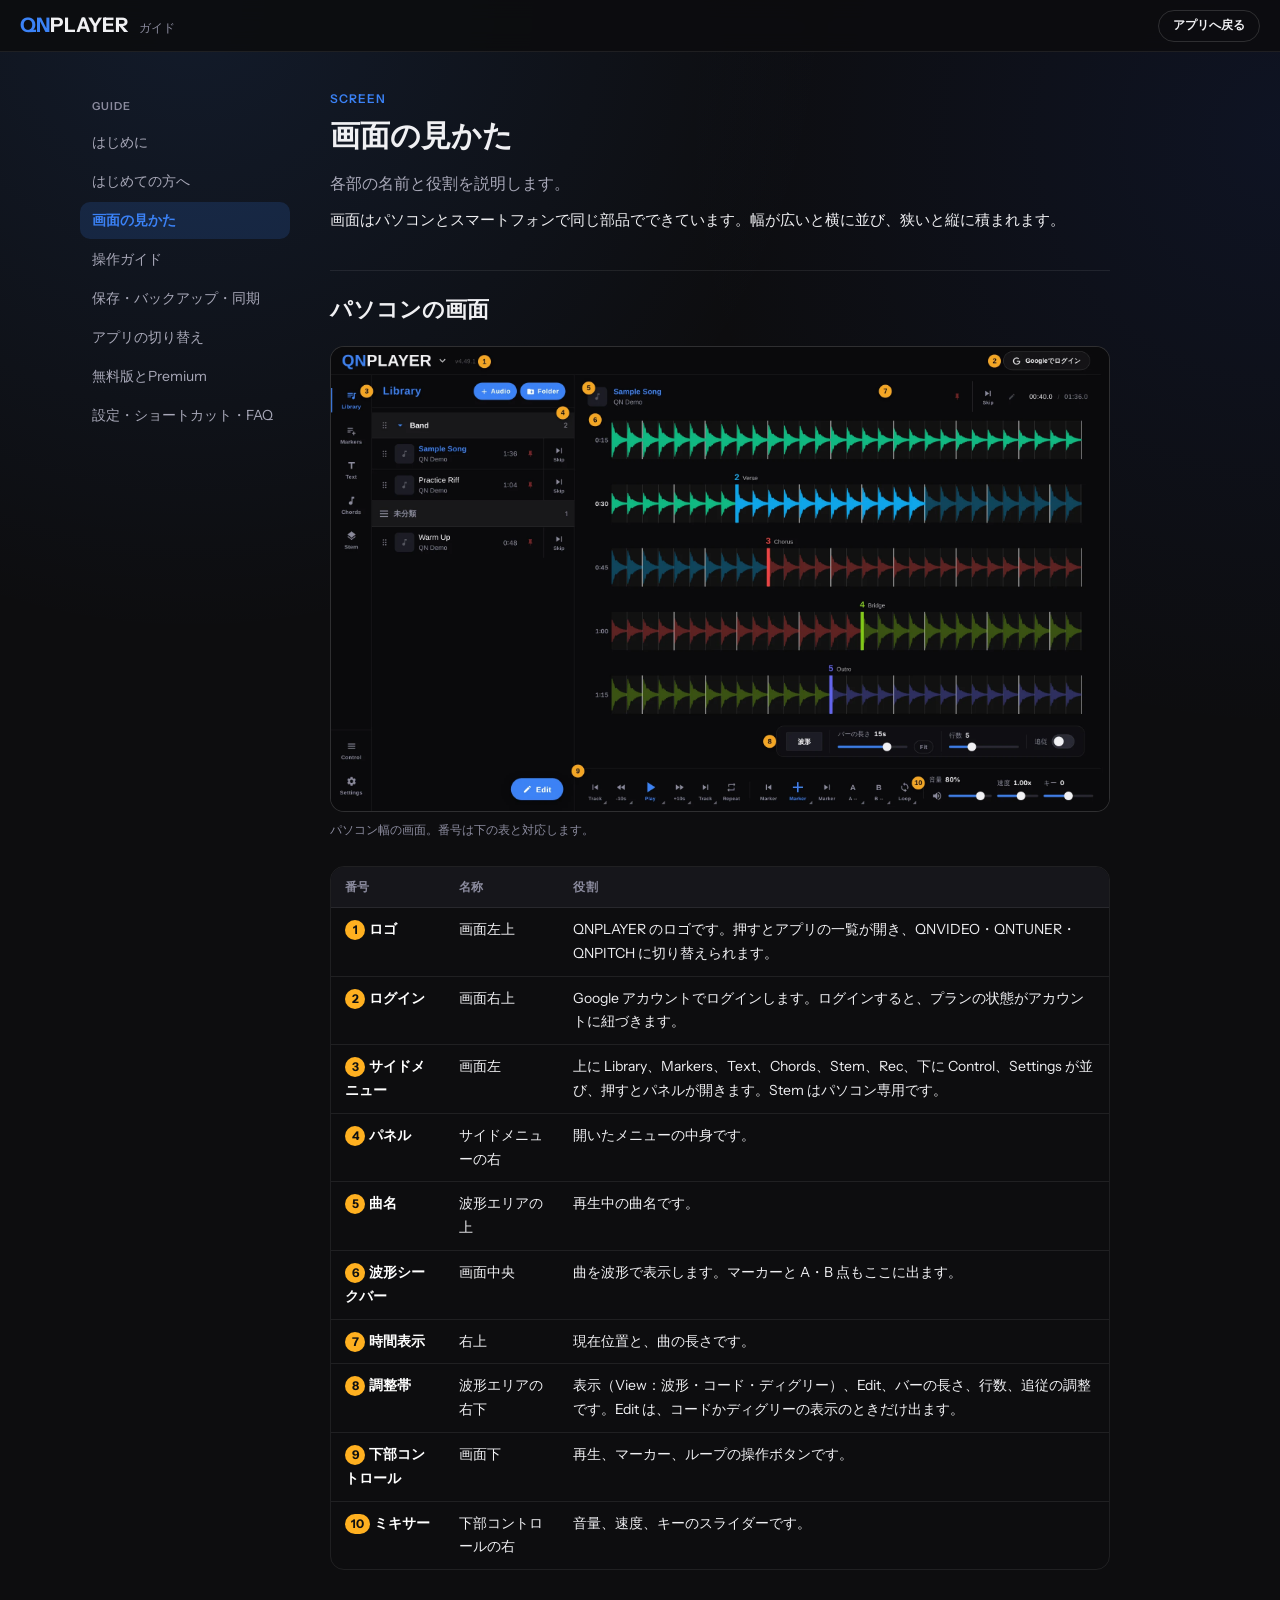
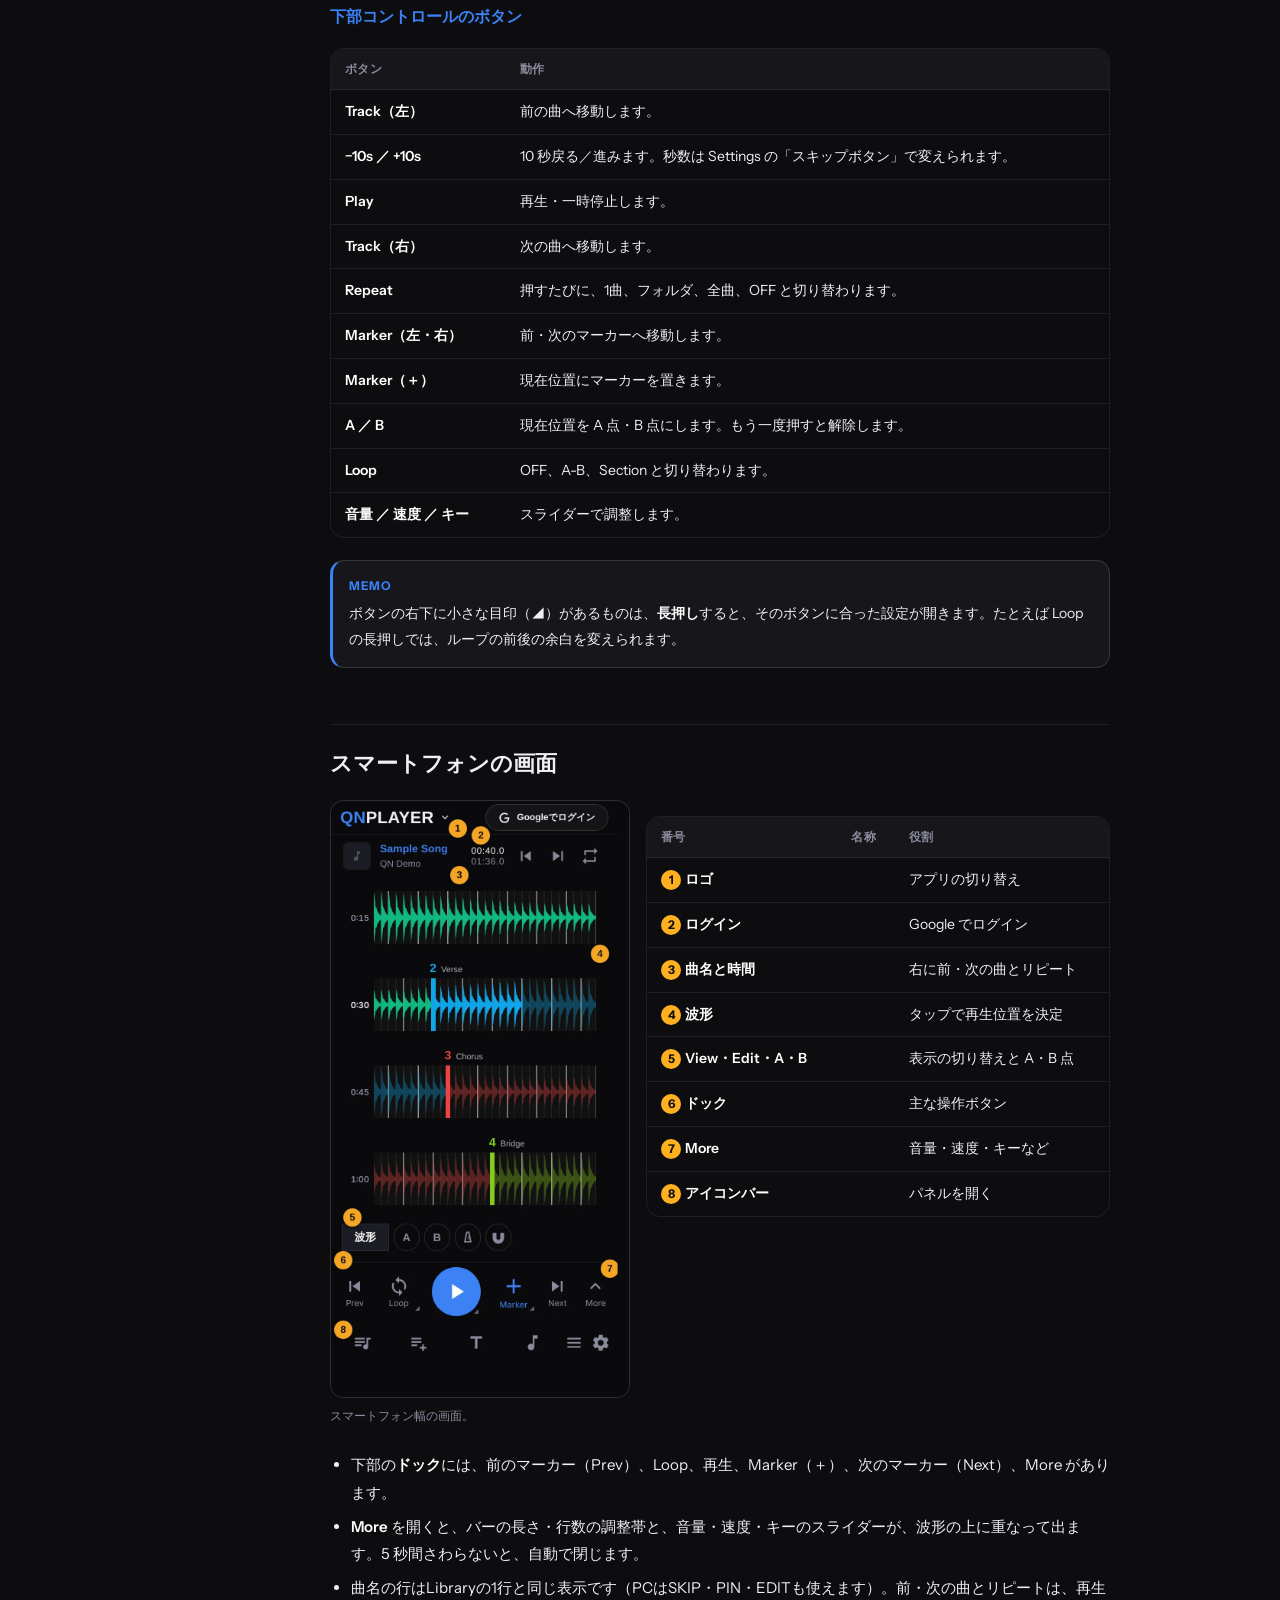
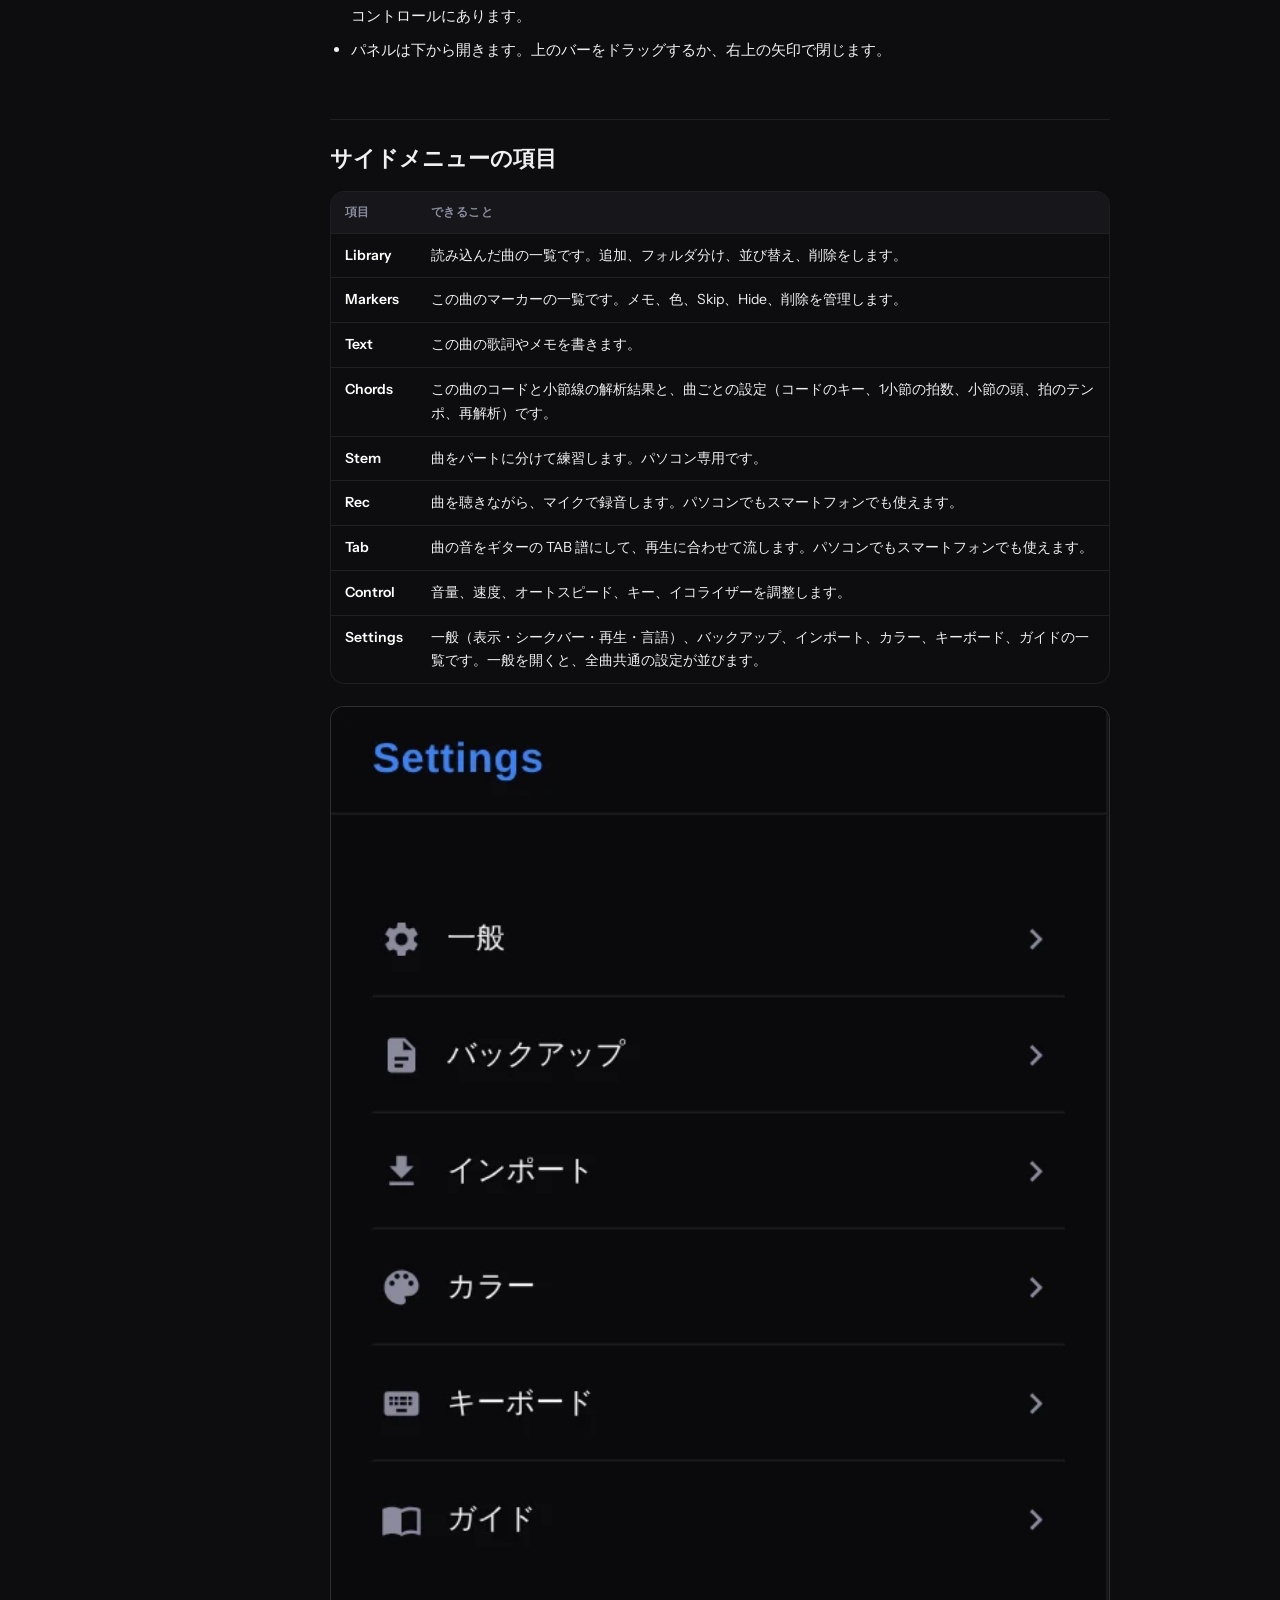
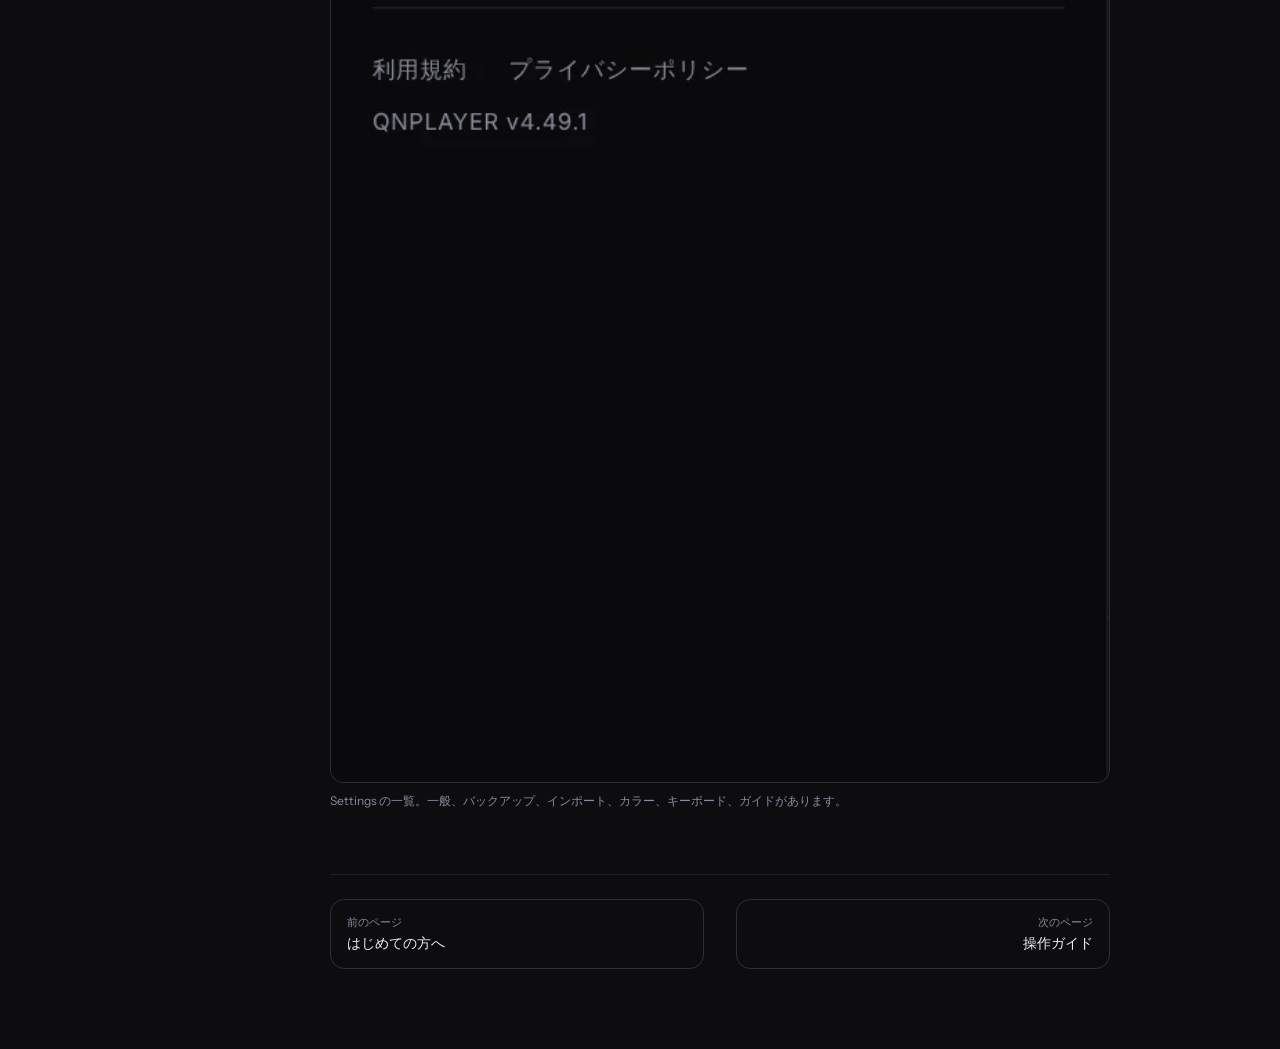
<file: guide/screen.html>
<!DOCTYPE html>
<html lang="ja">
<head>
<meta charset="UTF-8">
<meta name="viewport" content="width=device-width, initial-scale=1">
<title>画面の見かた | QNPLAYER ガイド</title>
<link rel="icon" type="image/x-icon" href="../favicon/favicon.ico">
<link rel="stylesheet" href="https://fonts.googleapis.com/css2?family=Instrument+Sans:wght@400;500;600;700&amp;display=swap">
<link rel="stylesheet" href="guide.css">
<script src="guide.js"></script>
</head>
<body>
<header class="g-top">
  <a class="g-logo" href="index.html"><b>QN</b>PLAYER<small>ガイド</small></a>
  <span class="g-top-spacer"></span>
  <a class="g-back" href="../index.html">アプリへ戻る</a>
</header>
<div class="g-shell">
  <nav class="g-nav" aria-label="ガイドの目次">
    <p class="g-nav-title">Guide</p>
    <a href="index.html">はじめに</a><a href="start.html">はじめての方へ</a><a href="screen.html" class="is-current">画面の見かた</a><a href="operations.html">操作ガイド</a><a href="data.html">保存・バックアップ・同期</a><a href="apps.html">アプリの切り替え</a><a href="plan.html">無料版とPremium</a><a href="reference.html">設定・ショートカット・FAQ</a>
  </nav>
  <main class="g-main">
    <p class="g-eyebrow">SCREEN</p>
    <h1>画面の見かた</h1>
    <p class="g-lead">各部の名前と役割を説明します。</p>

<p>画面はパソコンとスマートフォンで同じ部品でできています。幅が広いと横に並び、狭いと縦に積まれます。</p>

<h2 id="pc">パソコンの画面</h2>
<figure class="g-fig"><img src="img/pc-overview.webp" alt="パソコン幅の画面。番号は下の表と対応します。" loading="lazy"><figcaption>パソコン幅の画面。番号は下の表と対応します。</figcaption></figure>
<div class="g-table-wrap"><table><thead><tr><th>番号</th><th>名称</th><th>役割</th></tr></thead><tbody><tr><td class="wrap-first"><span class="g-badge">1</span>ロゴ</td><td>画面左上</td><td>QNPLAYER のロゴです。押すとアプリの一覧が開き、QNVIDEO・QNTUNER・QNPITCH に切り替えられます。</td></tr><tr><td class="wrap-first"><span class="g-badge">2</span>ログイン</td><td>画面右上</td><td>Google アカウントでログインします。ログインすると、プランの状態がアカウントに紐づきます。</td></tr><tr><td class="wrap-first"><span class="g-badge">3</span>サイドメニュー</td><td>画面左</td><td>上に Library、Markers、Text、Chords、Stem、Rec、下に Control、Settings が並び、押すとパネルが開きます。Stem はパソコン専用です。</td></tr><tr><td class="wrap-first"><span class="g-badge">4</span>パネル</td><td>サイドメニューの右</td><td>開いたメニューの中身です。</td></tr><tr><td class="wrap-first"><span class="g-badge">5</span>曲名</td><td>波形エリアの上</td><td>再生中の曲名です。</td></tr><tr><td class="wrap-first"><span class="g-badge">6</span>波形シークバー</td><td>画面中央</td><td>曲を波形で表示します。マーカーと A・B 点もここに出ます。</td></tr><tr><td class="wrap-first"><span class="g-badge">7</span>時間表示</td><td>右上</td><td>現在位置と、曲の長さです。</td></tr><tr><td class="wrap-first"><span class="g-badge">8</span>調整帯</td><td>波形エリアの右下</td><td>表示（View：波形・コード・ディグリー）、Edit、バーの長さ、行数、追従の調整です。Edit は、コードかディグリーの表示のときだけ出ます。</td></tr><tr><td class="wrap-first"><span class="g-badge">9</span>下部コントロール</td><td>画面下</td><td>再生、マーカー、ループの操作ボタンです。</td></tr><tr><td class="wrap-first"><span class="g-badge">10</span>ミキサー</td><td>下部コントロールの右</td><td>音量、速度、キーのスライダーです。</td></tr></tbody></table></div>

<h3 id="bottombar">下部コントロールのボタン</h3>
<div class="g-table-wrap"><table><thead><tr><th>ボタン</th><th>動作</th></tr></thead><tbody><tr><td>Track（左）</td><td>前の曲へ移動します。</td></tr><tr><td>−10s ／ +10s</td><td>10 秒戻る／進みます。秒数は Settings の「スキップボタン」で変えられます。</td></tr><tr><td>Play</td><td>再生・一時停止します。</td></tr><tr><td>Track（右）</td><td>次の曲へ移動します。</td></tr><tr><td>Repeat</td><td>押すたびに、1曲、フォルダ、全曲、OFF と切り替わります。</td></tr><tr><td>Marker（左・右）</td><td>前・次のマーカーへ移動します。</td></tr><tr><td>Marker（＋）</td><td>現在位置にマーカーを置きます。</td></tr><tr><td>A ／ B</td><td>現在位置を A 点・B 点にします。もう一度押すと解除します。</td></tr><tr><td>Loop</td><td>OFF、A-B、Section と切り替わります。</td></tr><tr><td>音量 ／ 速度 ／ キー</td><td>スライダーで調整します。</td></tr></tbody></table></div>
<div class="g-note"><span class="g-note-title">MEMO</span>ボタンの右下に小さな目印（◢）があるものは、<strong>長押し</strong>すると、そのボタンに合った設定が開きます。たとえば Loop の長押しでは、ループの前後の余白を変えられます。</div>

<h2 id="sp">スマートフォンの画面</h2>
<div class="g-fig-row"><figure class="g-fig is-narrow"><img src="img/sp-overview-ann.webp" alt="スマートフォン幅の画面。" loading="lazy"><figcaption>スマートフォン幅の画面。</figcaption></figure>
<div style="flex:1 1 260px">
<div class="g-table-wrap"><table><thead><tr><th>番号</th><th>名称</th><th>役割</th></tr></thead><tbody><tr><td class="wrap-first"><span class="g-badge">1</span>ロゴ</td><td></td><td>アプリの切り替え</td></tr><tr><td class="wrap-first"><span class="g-badge">2</span>ログイン</td><td></td><td>Google でログイン</td></tr><tr><td class="wrap-first"><span class="g-badge">3</span>曲名と時間</td><td></td><td>右に前・次の曲とリピート</td></tr><tr><td class="wrap-first"><span class="g-badge">4</span>波形</td><td></td><td>タップで再生位置を決定</td></tr><tr><td class="wrap-first"><span class="g-badge">5</span>View・Edit・A・B</td><td></td><td>表示の切り替えと A・B 点</td></tr><tr><td class="wrap-first"><span class="g-badge">6</span>ドック</td><td></td><td>主な操作ボタン</td></tr><tr><td class="wrap-first"><span class="g-badge">7</span>More</td><td></td><td>音量・速度・キーなど</td></tr><tr><td class="wrap-first"><span class="g-badge">8</span>アイコンバー</td><td></td><td>パネルを開く</td></tr></tbody></table></div>
</div></div>
<ul>
  <li>下部の<strong>ドック</strong>には、前のマーカー（Prev）、Loop、再生、Marker（＋）、次のマーカー（Next）、More があります。</li>
  <li><strong>More</strong> を開くと、バーの長さ・行数の調整帯と、音量・速度・キーのスライダーが、波形の上に重なって出ます。5 秒間さわらないと、自動で閉じます。</li>
  <li>曲名の行はLibraryの1行と同じ表示です（PCはSKIP・PIN・EDITも使えます）。前・次の曲とリピートは、再生コントロールにあります。</li>
  <li>パネルは下から開きます。上のバーをドラッグするか、右上の矢印で閉じます。</li>
</ul>

<h2 id="panels">サイドメニューの項目</h2>
<div class="g-table-wrap"><table><thead><tr><th>項目</th><th>できること</th></tr></thead><tbody><tr><td class="wrap-first">Library</td><td>読み込んだ曲の一覧です。追加、フォルダ分け、並び替え、削除をします。</td></tr><tr><td class="wrap-first">Markers</td><td>この曲のマーカーの一覧です。メモ、色、Skip、Hide、削除を管理します。</td></tr><tr><td class="wrap-first">Text</td><td>この曲の歌詞やメモを書きます。</td></tr><tr><td class="wrap-first">Chords</td><td>この曲のコードと小節線の解析結果と、曲ごとの設定（コードのキー、1小節の拍数、小節の頭、拍のテンポ、再解析）です。</td></tr><tr><td class="wrap-first">Stem</td><td>曲をパートに分けて練習します。パソコン専用です。</td></tr><tr><td class="wrap-first">Rec</td><td>曲を聴きながら、マイクで録音します。パソコンでもスマートフォンでも使えます。</td></tr><tr><td class="wrap-first">Tab</td><td>曲の音をギターの TAB 譜にして、再生に合わせて流します。パソコンでもスマートフォンでも使えます。</td></tr><tr><td class="wrap-first">Control</td><td>音量、速度、オートスピード、キー、イコライザーを調整します。</td></tr><tr><td class="wrap-first">Settings</td><td>一般（表示・シークバー・再生・言語）、バックアップ、インポート、カラー、キーボード、ガイドの一覧です。一般を開くと、全曲共通の設定が並びます。</td></tr></tbody></table></div>
<figure class="g-fig"><img src="img/pc-settings-bottom.webp" alt="Settings の一覧。一般、バックアップ、インポート、カラー、キーボード、ガイドがあります。" loading="lazy"><figcaption>Settings の一覧。一般、バックアップ、インポート、カラー、キーボード、ガイドがあります。</figcaption></figure>

    <div class="g-pager"><a class="prev" href="start.html"><small>前のページ</small>はじめての方へ</a><a class="next" href="operations.html"><small>次のページ</small>操作ガイド</a></div>
  </main>
</div>
</body>
</html>
</file>
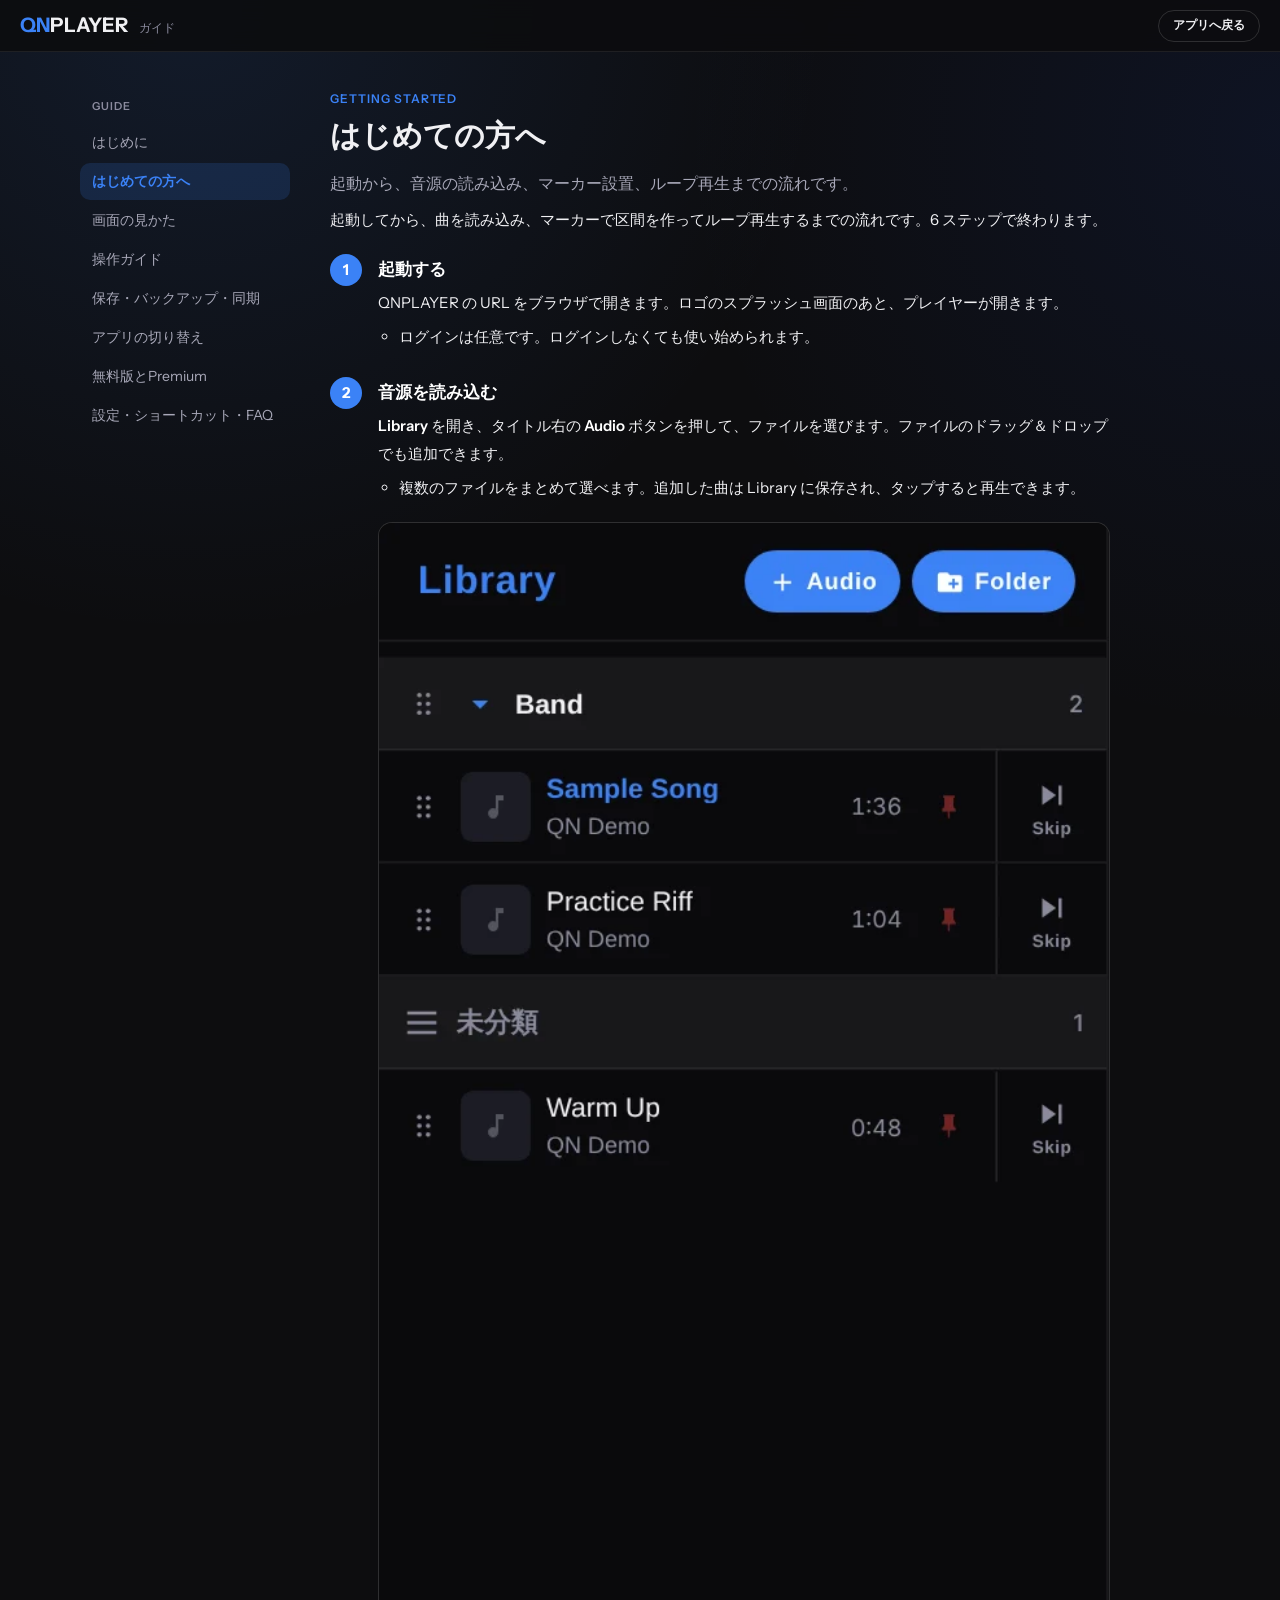
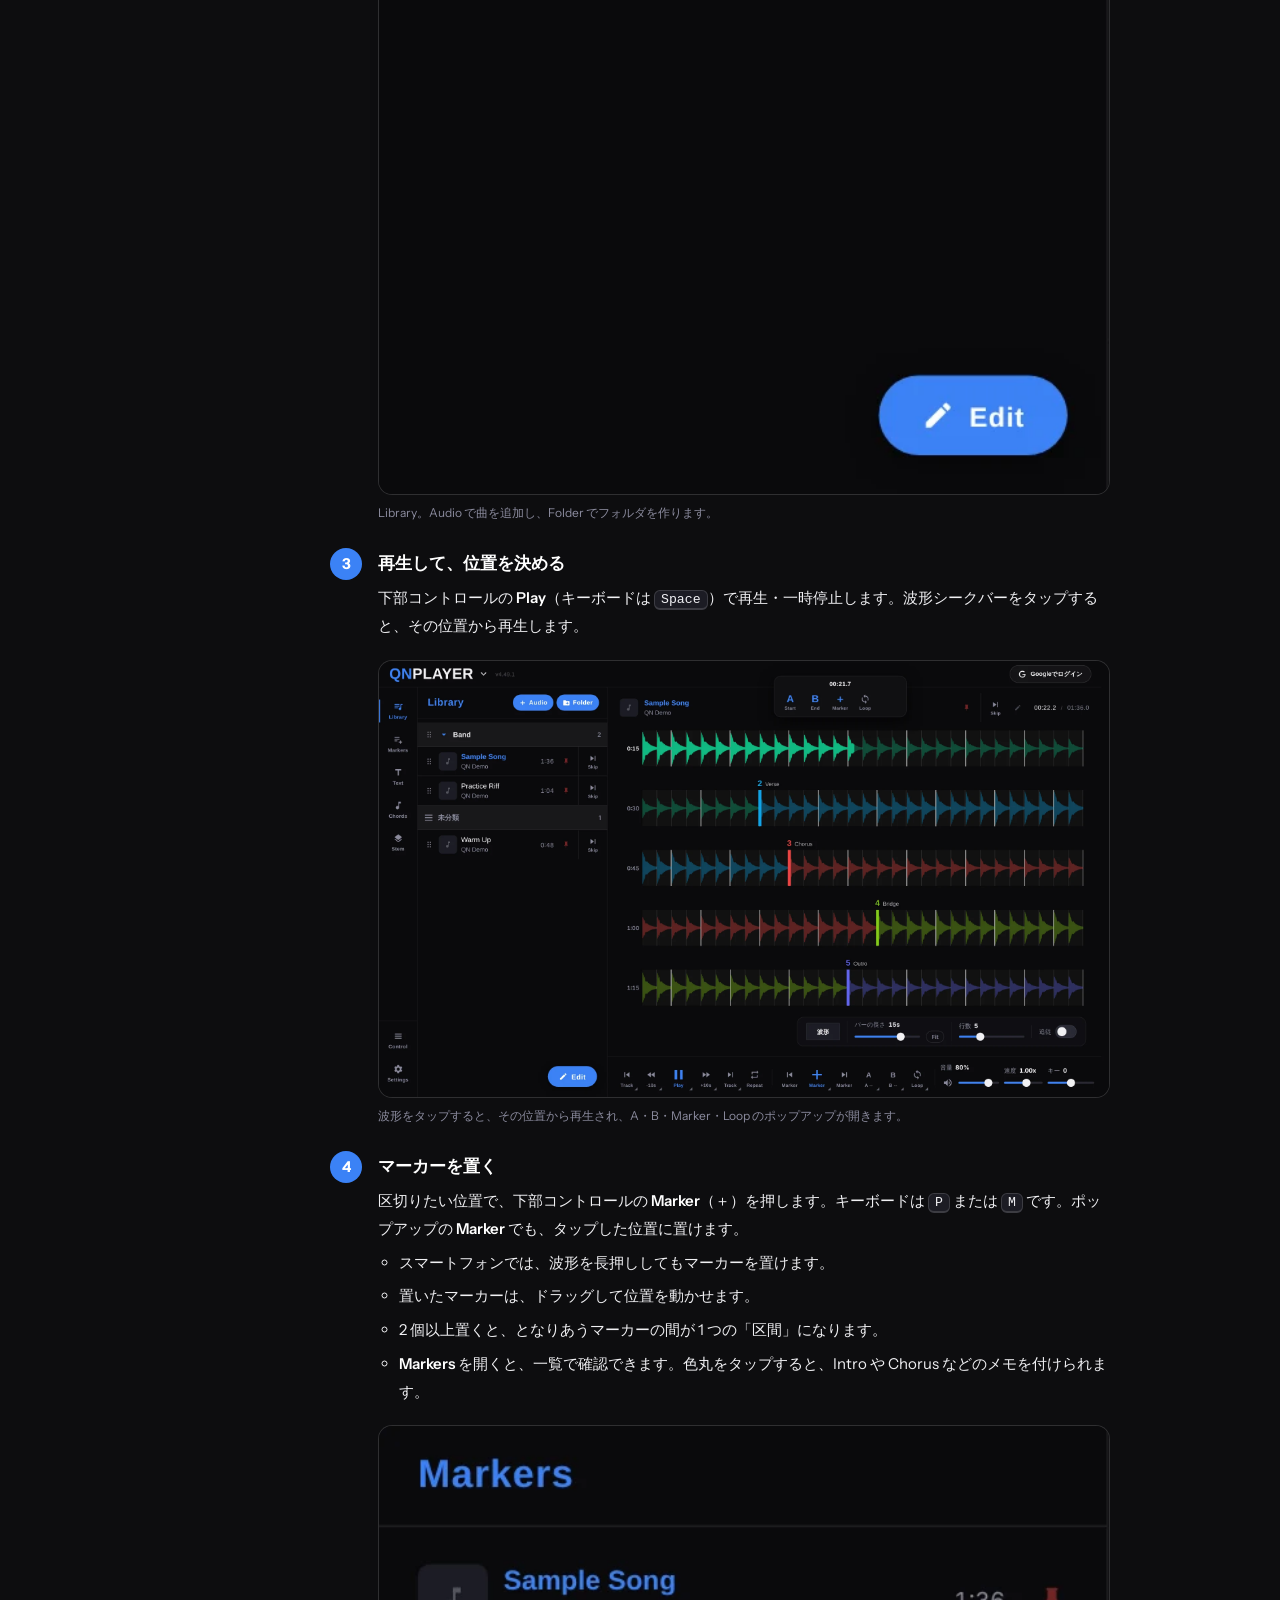
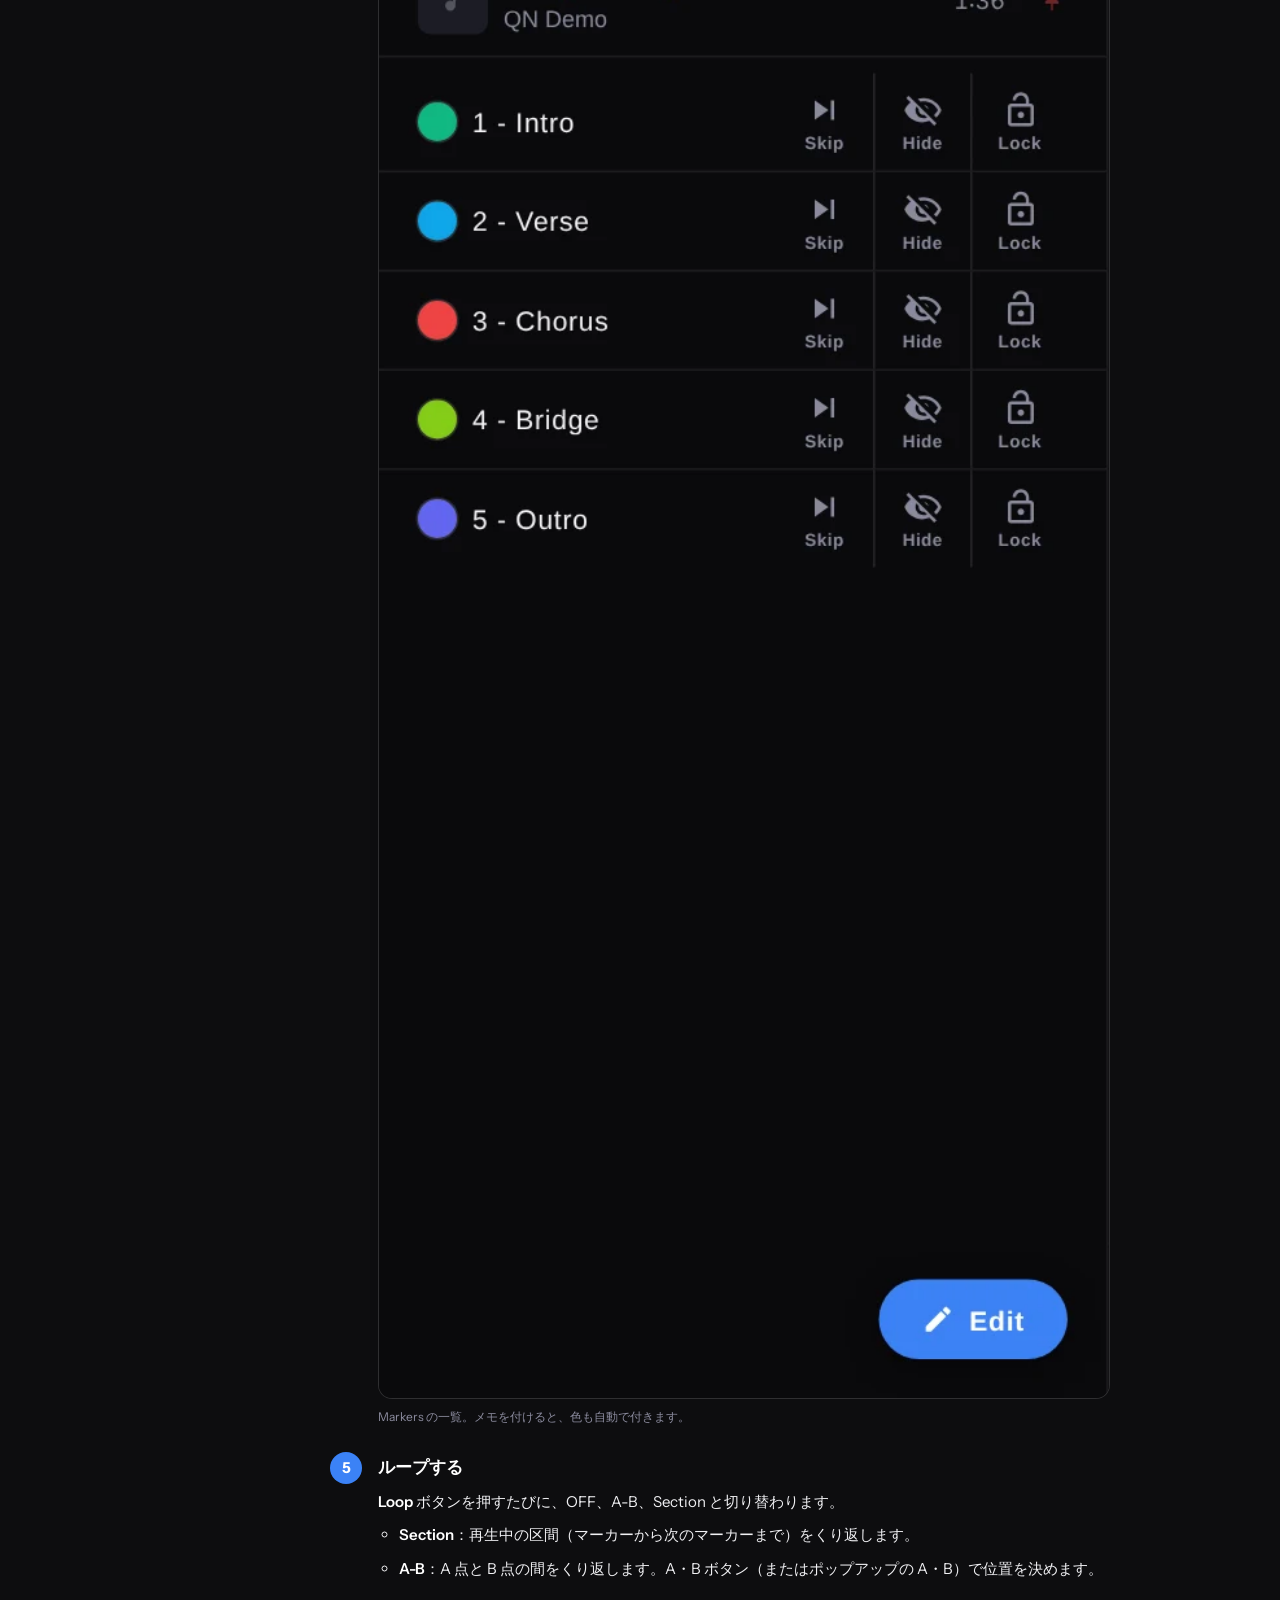
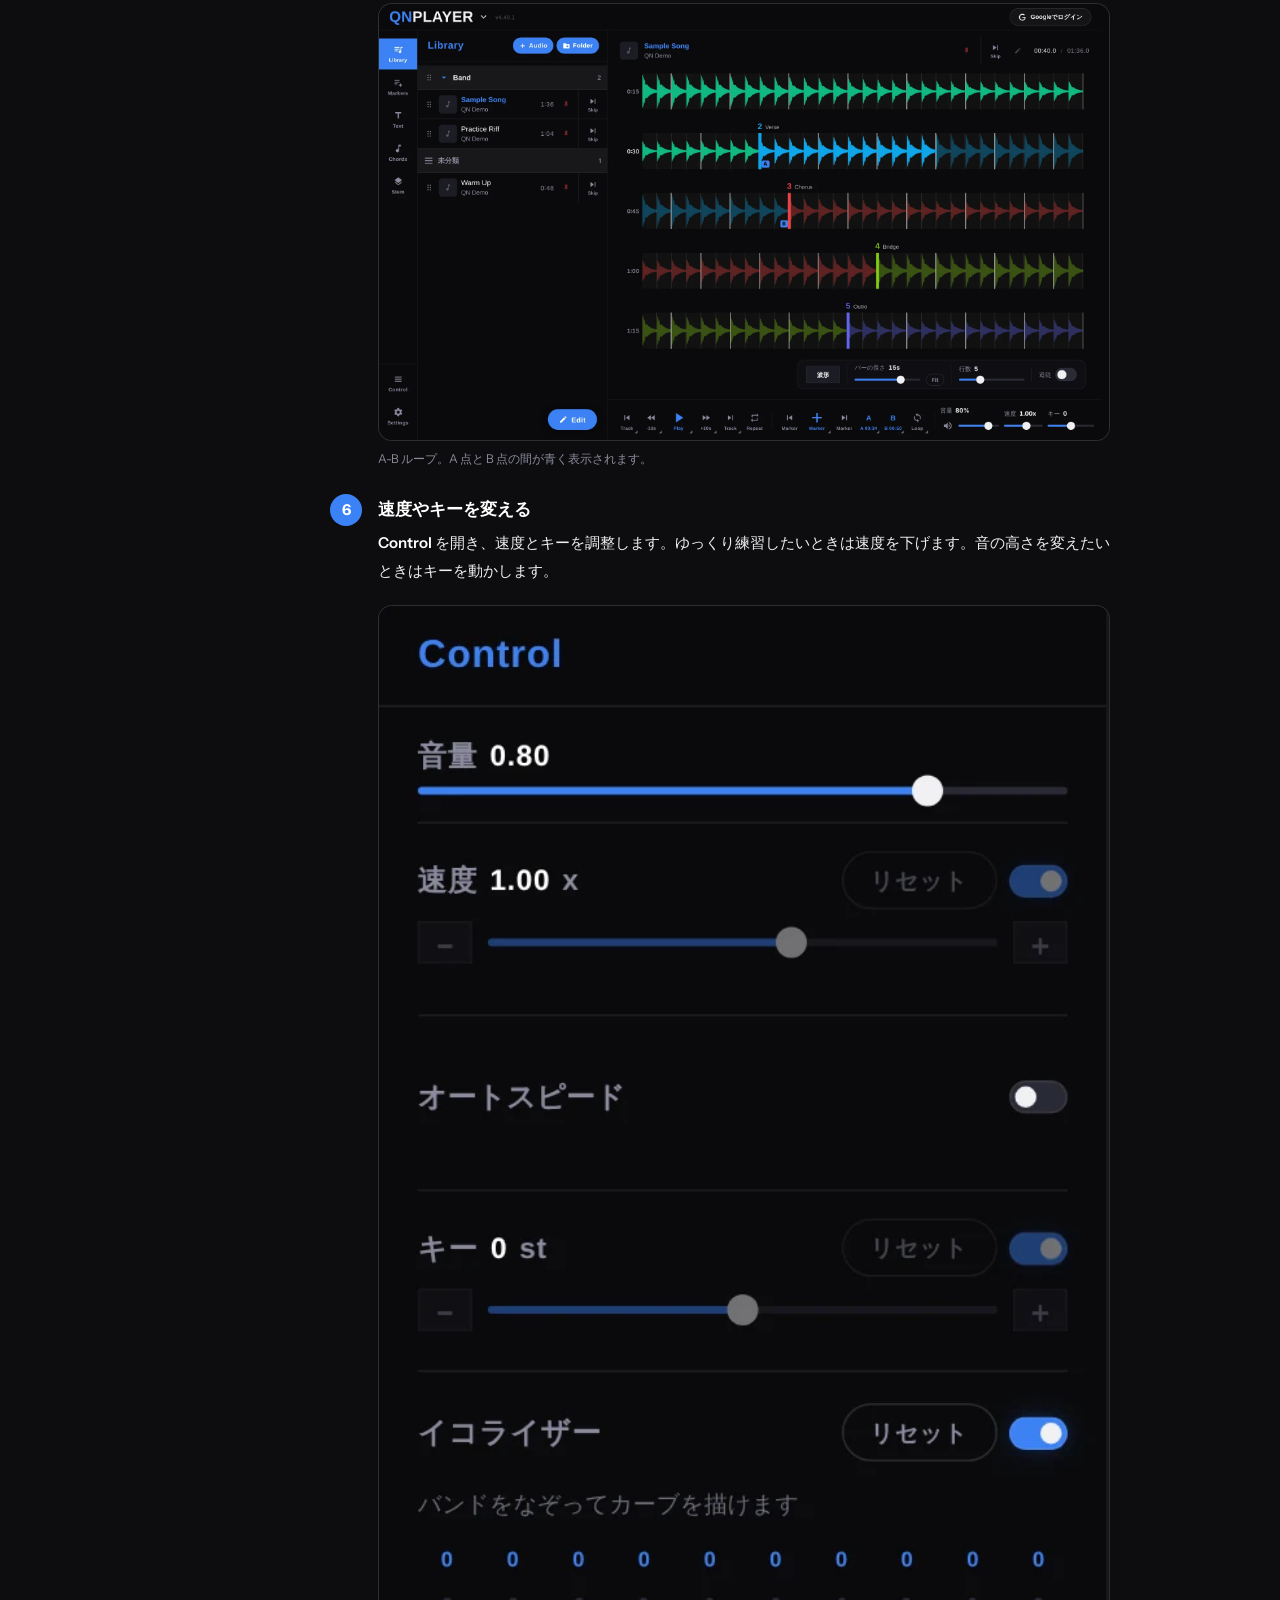
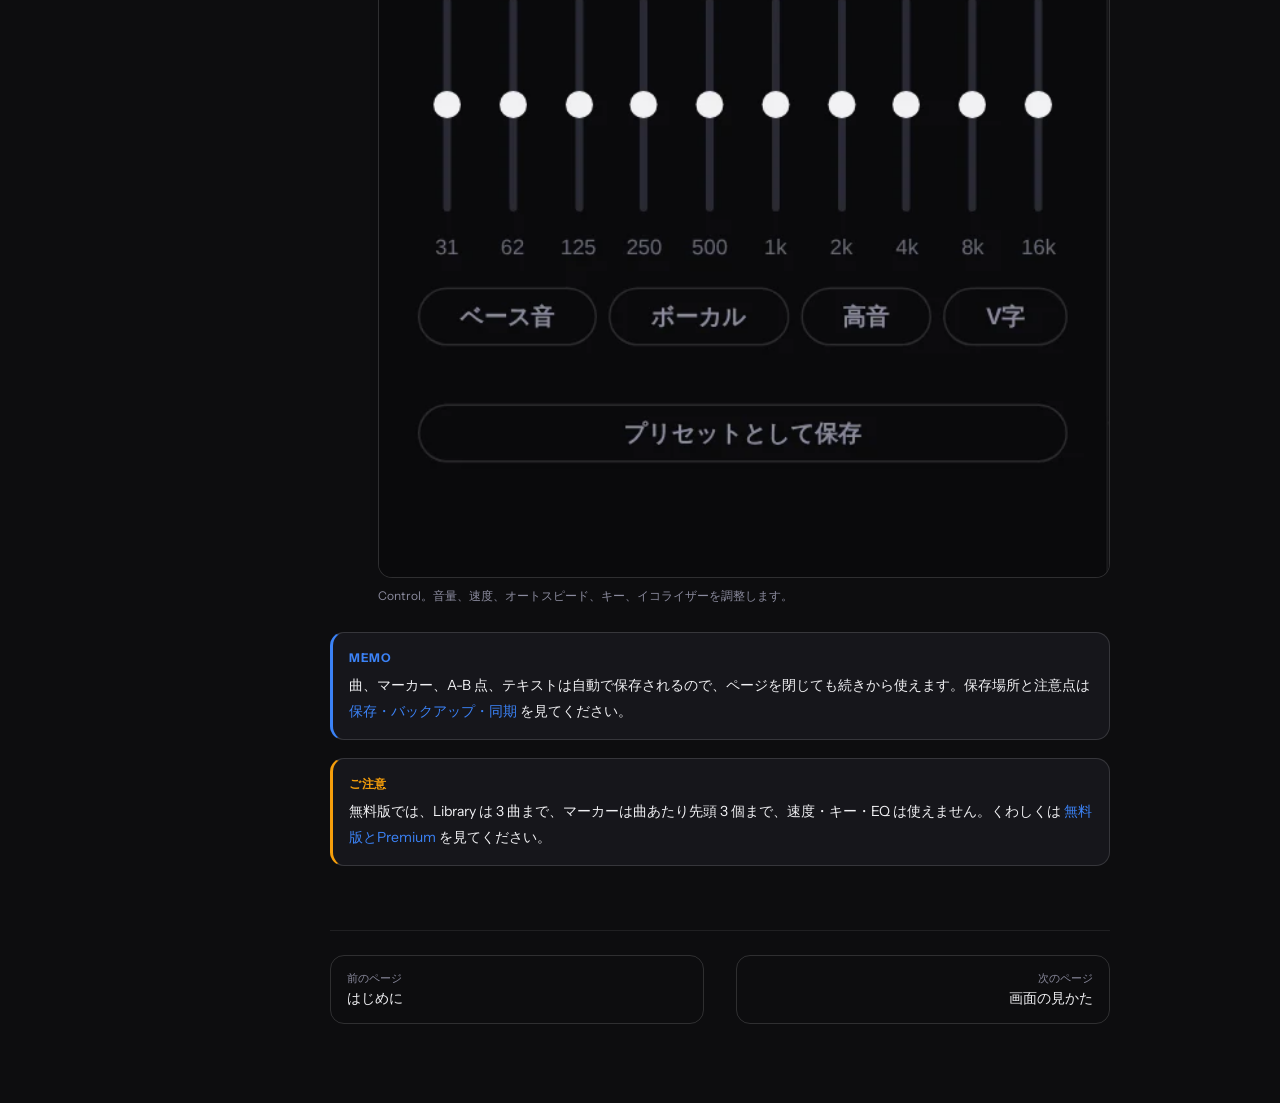
<file: guide/start.html>
<!DOCTYPE html>
<html lang="ja">
<head>
<meta charset="UTF-8">
<meta name="viewport" content="width=device-width, initial-scale=1">
<title>はじめての方へ | QNPLAYER ガイド</title>
<link rel="icon" type="image/x-icon" href="../favicon/favicon.ico">
<link rel="stylesheet" href="https://fonts.googleapis.com/css2?family=Instrument+Sans:wght@400;500;600;700&amp;display=swap">
<link rel="stylesheet" href="guide.css">
<script src="guide.js"></script>
</head>
<body>
<header class="g-top">
  <a class="g-logo" href="index.html"><b>QN</b>PLAYER<small>ガイド</small></a>
  <span class="g-top-spacer"></span>
  <a class="g-back" href="../index.html">アプリへ戻る</a>
</header>
<div class="g-shell">
  <nav class="g-nav" aria-label="ガイドの目次">
    <p class="g-nav-title">Guide</p>
    <a href="index.html">はじめに</a><a href="start.html" class="is-current">はじめての方へ</a><a href="screen.html">画面の見かた</a><a href="operations.html">操作ガイド</a><a href="data.html">保存・バックアップ・同期</a><a href="apps.html">アプリの切り替え</a><a href="plan.html">無料版とPremium</a><a href="reference.html">設定・ショートカット・FAQ</a>
  </nav>
  <main class="g-main">
    <p class="g-eyebrow">GETTING STARTED</p>
    <h1>はじめての方へ</h1>
    <p class="g-lead">起動から、音源の読み込み、マーカー設置、ループ再生までの流れです。</p>

<p>起動してから、曲を読み込み、マーカーで区間を作ってループ再生するまでの流れです。6 ステップで終わります。</p>
<ol class="g-steps">
  <li><strong>起動する</strong>
    QNPLAYER の URL をブラウザで開きます。ロゴのスプラッシュ画面のあと、プレイヤーが開きます。
    <ul><li>ログインは任意です。ログインしなくても使い始められます。</li></ul>
  </li>
  <li><strong>音源を読み込む</strong>
    <strong>Library</strong> を開き、タイトル右の <strong>Audio</strong> ボタンを押して、ファイルを選びます。ファイルのドラッグ＆ドロップでも追加できます。
    <ul><li>複数のファイルをまとめて選べます。追加した曲は Library に保存され、タップすると再生できます。</li></ul>
    <figure class="g-fig"><img src="img/pc-library.webp" alt="Library。Audio で曲を追加し、Folder でフォルダを作ります。" loading="lazy"><figcaption>Library。Audio で曲を追加し、Folder でフォルダを作ります。</figcaption></figure>
  </li>
  <li><strong>再生して、位置を決める</strong>
    下部コントロールの <strong>Play</strong>（キーボードは <kbd>Space</kbd>）で再生・一時停止します。波形シークバーをタップすると、その位置から再生します。
    <figure class="g-fig"><img src="img/pc-seekpop.webp" alt="波形をタップすると、その位置から再生され、A・B・Marker・Loop のポップアップが開きます。" loading="lazy"><figcaption>波形をタップすると、その位置から再生され、A・B・Marker・Loop のポップアップが開きます。</figcaption></figure>
  </li>
  <li><strong>マーカーを置く</strong>
    区切りたい位置で、下部コントロールの <strong>Marker</strong>（＋）を押します。キーボードは <kbd>P</kbd> または <kbd>M</kbd> です。ポップアップの <strong>Marker</strong> でも、タップした位置に置けます。
    <ul>
      <li>スマートフォンでは、波形を長押ししてもマーカーを置けます。</li>
      <li>置いたマーカーは、ドラッグして位置を動かせます。</li>
      <li>2 個以上置くと、となりあうマーカーの間が 1 つの「区間」になります。</li>
      <li><strong>Markers</strong> を開くと、一覧で確認できます。色丸をタップすると、Intro や Chorus などのメモを付けられます。</li>
    </ul>
    <figure class="g-fig"><img src="img/pc-markers.webp" alt="Markers の一覧。メモを付けると、色も自動で付きます。" loading="lazy"><figcaption>Markers の一覧。メモを付けると、色も自動で付きます。</figcaption></figure>
  </li>
  <li><strong>ループする</strong>
    <strong>Loop</strong> ボタンを押すたびに、OFF、A-B、Section と切り替わります。
    <ul>
      <li><strong>Section</strong>：再生中の区間（マーカーから次のマーカーまで）をくり返します。</li>
      <li><strong>A-B</strong>：A 点と B 点の間をくり返します。A・B ボタン（またはポップアップの A・B）で位置を決めます。</li>
    </ul>
    <figure class="g-fig"><img src="img/pc-loop-ab.webp" alt="A-B ループ。A 点と B 点の間が青く表示されます。" loading="lazy"><figcaption>A-B ループ。A 点と B 点の間が青く表示されます。</figcaption></figure>
  </li>
  <li><strong>速度やキーを変える</strong>
    <strong>Control</strong> を開き、速度とキーを調整します。ゆっくり練習したいときは速度を下げます。音の高さを変えたいときはキーを動かします。
    <figure class="g-fig"><img src="img/pc-control.webp" alt="Control。音量、速度、オートスピード、キー、イコライザーを調整します。" loading="lazy"><figcaption>Control。音量、速度、オートスピード、キー、イコライザーを調整します。</figcaption></figure>
  </li>
</ol>
<div class="g-note"><span class="g-note-title">MEMO</span>曲、マーカー、A-B 点、テキストは自動で保存されるので、ページを閉じても続きから使えます。保存場所と注意点は <a href="data.html">保存・バックアップ・同期</a> を見てください。</div>
<div class="g-warn"><span class="g-note-title">ご注意</span>無料版では、Library は 3 曲まで、マーカーは曲あたり先頭 3 個まで、速度・キー・EQ は使えません。くわしくは <a href="plan.html">無料版とPremium</a> を見てください。</div>

    <div class="g-pager"><a class="prev" href="index.html"><small>前のページ</small>はじめに</a><a class="next" href="screen.html"><small>次のページ</small>画面の見かた</a></div>
  </main>
</div>
</body>
</html>
</file>
<file: guide/guide.css>
/* guide.css — アプリ内ガイド(guide/*.html)共通。色・角丸・文字はアプリ(style-core.css)のトークンに揃える */
:root {
  --accent-primary: #3b82f6;
  --accent-secondary: #1d4ed8;
  --icon-muted: #8b8b9e;
  --text-bright: #f0f0f3;
  --text-dim: #a8a8b8;
  --border-subtle: rgba(255,255,255,0.08);
  --border-strong: rgba(255,255,255,0.14);
  --surface: #16161b;
  --surface-2: #1c1c24;
  --radius-pill: 999px;
  --radius-field: 10px;
  --radius-popup: 14px;
  --radius-modal: 20px;
}
* { box-sizing: border-box; }
html { scroll-behavior: smooth; -webkit-text-size-adjust: 100%; }
body {
  margin: 0;
  background:
    radial-gradient(circle at 15% 0%, color-mix(in srgb, var(--accent-primary) 12%, transparent), transparent 45%),
    radial-gradient(circle at 100% 15%, color-mix(in srgb, var(--accent-secondary) 10%, transparent), transparent 40%),
    #0d0d0f;
  background-attachment: fixed;
  color: var(--text-bright);
  font-family: 'Instrument Sans', -apple-system, BlinkMacSystemFont, 'Hiragino Sans', 'Yu Gothic', 'Noto Sans JP', sans-serif;
  font-size: 15px;
  line-height: 1.85;
}
a { color: var(--accent-primary); text-decoration: none; }
a:hover { text-decoration: underline; }

.g-top {
  position: sticky; top: 0; z-index: 20;
  display: flex; align-items: center; gap: 16px;
  height: 52px; padding: 0 20px;
  background: rgba(13,13,15,0.9); backdrop-filter: blur(10px); -webkit-backdrop-filter: blur(10px);
  border-bottom: 1px solid var(--border-subtle);
}
.g-logo { font-weight: 700; font-size: 20px; letter-spacing: 0.01em; color: var(--text-bright); text-decoration: none !important; }
.g-logo b { color: var(--accent-primary); font-weight: 700; }
.g-logo small { margin-left: 10px; font-size: 12px; font-weight: 500; color: var(--icon-muted); letter-spacing: 0; }
.g-top-spacer { flex: 1; }
.g-back {
  display: inline-flex; align-items: center; height: 32px; padding: 0 14px;
  border: 1px solid var(--border-strong); border-radius: var(--radius-pill);
  color: var(--text-bright); font-size: 12px; font-weight: 600; text-decoration: none !important;
}
.g-back:hover { border-color: var(--accent-primary); color: var(--accent-primary); }

.g-shell { display: flex; align-items: flex-start; max-width: 1160px; margin: 0 auto; padding: 0 20px; gap: 40px; }
.g-nav {
  position: sticky; top: 72px; flex: 0 0 210px; padding: 24px 0;
  max-height: calc(100vh - 72px); overflow-y: auto;
}
.g-nav-title { font-size: 11px; font-weight: 600; letter-spacing: 0.08em; color: var(--icon-muted); text-transform: uppercase; margin: 0 0 8px 12px; }
.g-nav a {
  display: block; padding: 8px 12px; margin-bottom: 2px; border-radius: var(--radius-field);
  color: var(--text-dim); font-size: 14px; line-height: 1.5; text-decoration: none !important;
}
.g-nav a:hover { background: rgba(255,255,255,0.06); color: var(--text-bright); }
.g-nav a.is-current { background: color-mix(in srgb, var(--accent-primary) 16%, transparent); color: var(--accent-primary); font-weight: 600; }

.g-main { flex: 1; min-width: 0; max-width: 780px; padding: 36px 0 80px; }
.g-eyebrow { font-size: 12px; font-weight: 600; letter-spacing: 0.08em; color: var(--accent-primary); margin: 0 0 6px; }
h1 { font-size: 30px; line-height: 1.35; margin: 0 0 12px; font-weight: 700; }
.g-lead { font-size: 16px; color: var(--text-dim); margin: 0 0 8px; }
h2 { font-size: 22px; line-height: 1.4; margin: 56px 0 14px; padding-top: 24px; border-top: 1px solid var(--border-subtle); font-weight: 700; scroll-margin-top: 72px; }
h2:first-of-type { margin-top: 36px; }
h3 { font-size: 16px; margin: 32px 0 8px; color: var(--accent-primary); font-weight: 700; scroll-margin-top: 72px; }
p { margin: 0 0 14px; }
ul, ol { margin: 0 0 16px; padding-left: 1.4em; }
li { margin-bottom: 6px; }
li > ul, li > ol { margin: 6px 0 0; }
strong { color: #fff; font-weight: 600; }
code, kbd {
  font-family: 'SFMono-Regular', ui-monospace, Menlo, Consolas, monospace; font-size: 0.88em;
  background: var(--surface-2); border: 1px solid var(--border-strong); border-radius: 6px; padding: 1px 6px;
}
kbd { border-bottom-width: 2px; white-space: nowrap; }

.g-fig { margin: 20px 0 26px; }
.g-fig img { display: block; width: 100%; height: auto; border: 1px solid var(--border-strong); border-radius: var(--radius-popup); background: #0d0d0f; cursor: zoom-in; }
.g-fig figcaption { margin-top: 8px; font-size: 12px; color: var(--icon-muted); line-height: 1.6; }
.g-fig.is-narrow { max-width: 340px; }
.g-fig-row { display: flex; gap: 16px; align-items: flex-start; flex-wrap: wrap; margin: 20px 0 26px; }
.g-fig-row .g-fig { margin: 0; flex: 1 1 220px; }
.g-fig-row .g-fig.is-narrow { flex: 0 1 300px; }

.g-note, .g-warn {
  margin: 18px 0; padding: 14px 16px; border-radius: var(--radius-popup);
  border: 1px solid var(--border-strong); background: var(--surface); font-size: 14px;
}
.g-note { border-left: 3px solid var(--accent-primary); }
.g-warn { border-left: 3px solid #f59e0b; }
.g-note > :last-child, .g-warn > :last-child { margin-bottom: 0; }
.g-note-title { display: block; font-size: 12px; font-weight: 700; letter-spacing: 0.06em; color: var(--accent-primary); margin-bottom: 4px; }
.g-warn .g-note-title { color: #f59e0b; }

.g-table-wrap { overflow-x: auto; margin: 16px 0 22px; border: 1px solid var(--border-subtle); border-radius: var(--radius-popup); }
table { width: 100%; border-collapse: collapse; font-size: 14px; }
th, td { text-align: left; padding: 10px 14px; vertical-align: top; border-bottom: 1px solid var(--border-subtle); line-height: 1.7; }
th { background: var(--surface); color: var(--icon-muted); font-size: 12px; font-weight: 600; letter-spacing: 0.04em; white-space: nowrap; }
tr:last-child td { border-bottom: 0; }
td:first-child { white-space: nowrap; color: #fff; font-weight: 600; }
td.wrap-first:first-child { white-space: normal; }

.g-steps { list-style: none; padding: 0; counter-reset: step; margin: 20px 0; }
.g-steps > li { position: relative; padding: 0 0 0 48px; margin-bottom: 26px; counter-increment: step; }
.g-steps > li::before {
  content: counter(step); position: absolute; left: 0; top: 0; width: 32px; height: 32px; border-radius: 50%;
  background: var(--accent-primary); color: #fff; font-weight: 700; font-size: 15px; line-height: 32px; text-align: center;
}
.g-steps > li > strong:first-child { display: block; font-size: 17px; margin-bottom: 4px; }

.g-badge { display: inline-block; min-width: 20px; padding: 0 6px; margin-right: 4px; border-radius: 11px; background: #ffb020; color: #111; font-size: 12px; font-weight: 700; line-height: 20px; text-align: center; }

.g-cards { display: grid; grid-template-columns: repeat(2, 1fr); gap: 14px; margin: 22px 0; }
.g-card {
  display: block; padding: 18px 18px 16px; border: 1px solid var(--border-strong); border-radius: var(--radius-popup);
  background: var(--surface); color: var(--text-bright); text-decoration: none !important; transition: border-color .13s, transform .13s;
}
.g-card:hover { border-color: var(--accent-primary); transform: translateY(-1px); }
.g-card b { display: block; font-size: 16px; margin-bottom: 4px; }
.g-card span { display: block; font-size: 13px; color: var(--text-dim); line-height: 1.65; }
.g-card em { display: block; font-style: normal; font-size: 11px; font-weight: 700; letter-spacing: 0.08em; color: var(--accent-primary); margin-bottom: 6px; }

.g-feat { display: grid; grid-template-columns: repeat(2, 1fr); gap: 12px; margin: 18px 0; padding: 0; list-style: none; }
.g-feat li { margin: 0; padding: 14px 16px; border: 1px solid var(--border-subtle); border-radius: var(--radius-popup); background: var(--surface); font-size: 14px; line-height: 1.7; }
.g-feat li b { display: block; color: #fff; margin-bottom: 2px; }

.g-pager { display: flex; justify-content: space-between; gap: 12px; margin-top: 64px; padding-top: 24px; border-top: 1px solid var(--border-subtle); }
.g-pager a {
  flex: 1; max-width: 48%; padding: 14px 16px; border: 1px solid var(--border-strong); border-radius: var(--radius-popup);
  color: var(--text-bright); text-decoration: none !important; font-size: 14px; line-height: 1.5;
}
.g-pager a small { display: block; font-size: 11px; color: var(--icon-muted); margin-bottom: 2px; }
.g-pager a:hover { border-color: var(--accent-primary); }
.g-pager a.next { text-align: right; margin-left: auto; }

.g-lightbox { position: fixed; inset: 0; z-index: 100; display: none; align-items: center; justify-content: center; padding: 20px; background: rgba(0,0,0,0.88); cursor: zoom-out; }
.g-lightbox.is-open { display: flex; }
.g-lightbox img { max-width: 100%; max-height: 100%; border-radius: var(--radius-popup); }

@media (max-width: 860px) {
  body { font-size: 15px; }
  .g-shell { display: block; padding: 0 16px; }
  .g-nav { position: static; max-height: none; padding: 14px 0 0; display: flex; gap: 6px; overflow-x: auto; scrollbar-width: none; }
  .g-nav::-webkit-scrollbar { display: none; }
  .g-nav-title { display: none; }
  .g-nav a { flex: 0 0 auto; margin: 0; padding: 7px 14px; border: 1px solid var(--border-strong); border-radius: var(--radius-pill); font-size: 13px; white-space: nowrap; }
  .g-nav a.is-current { border-color: var(--accent-primary); }
  .g-main { padding-top: 22px; }
  h1 { font-size: 25px; }
  h2 { font-size: 20px; margin-top: 44px; }
  .g-cards, .g-feat { grid-template-columns: 1fr; }
  .g-top { padding: 0 16px; }
  .g-logo small { display: none; }
  .g-pager { flex-direction: column; }
  .g-pager a { max-width: none; }
  td:first-child { white-space: normal; }
}
</file>
